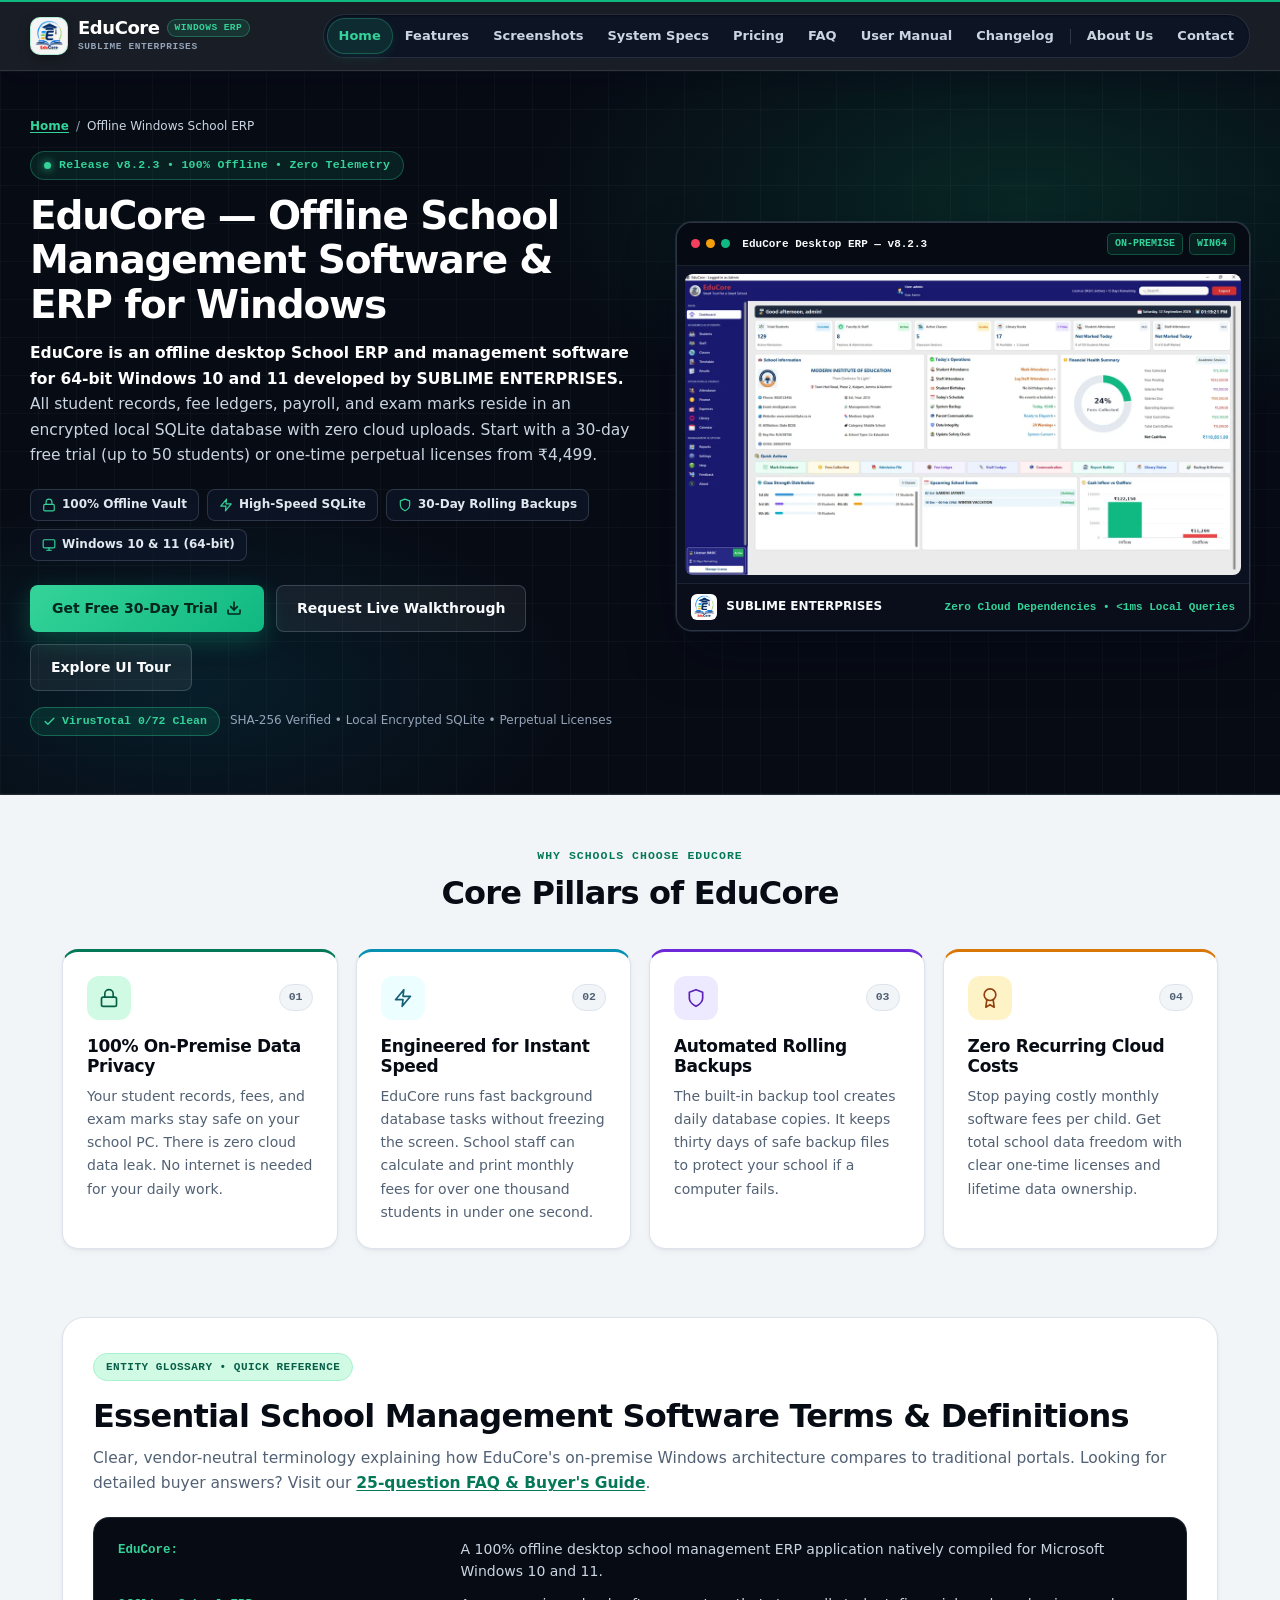
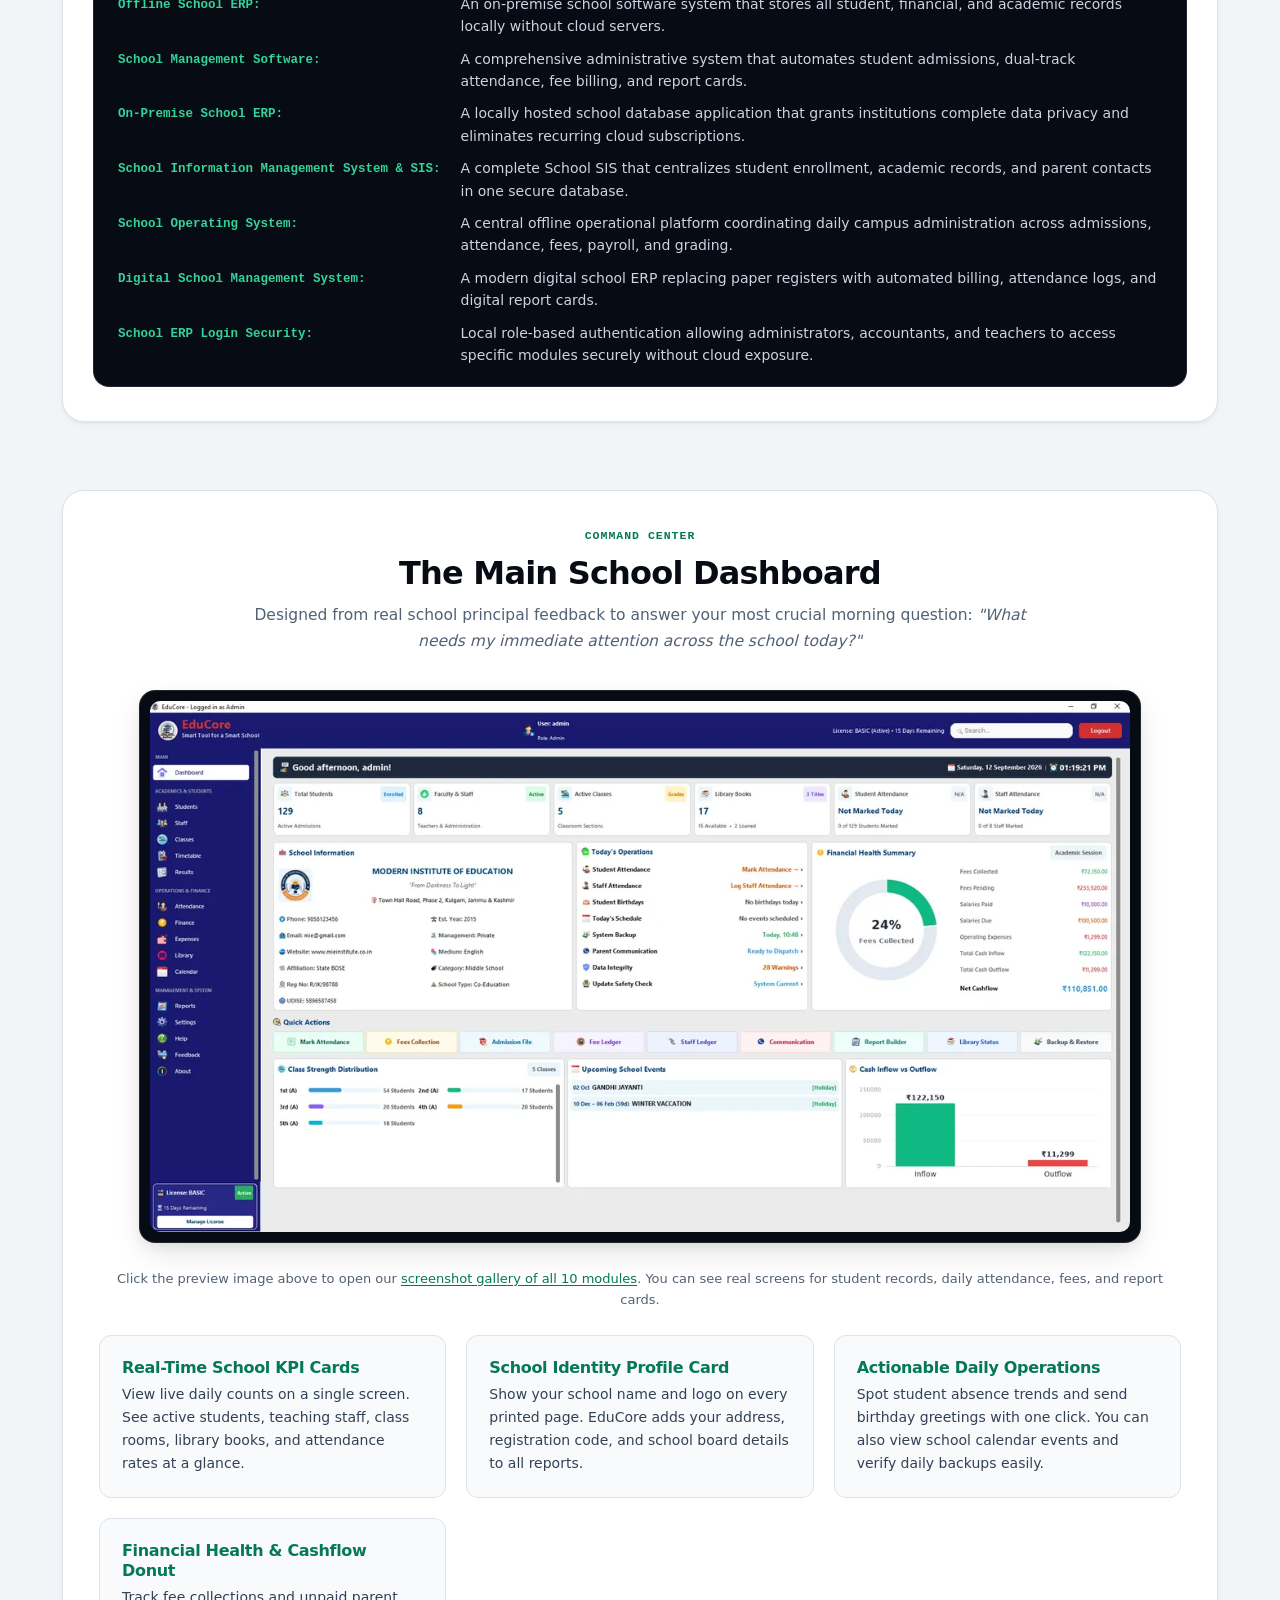
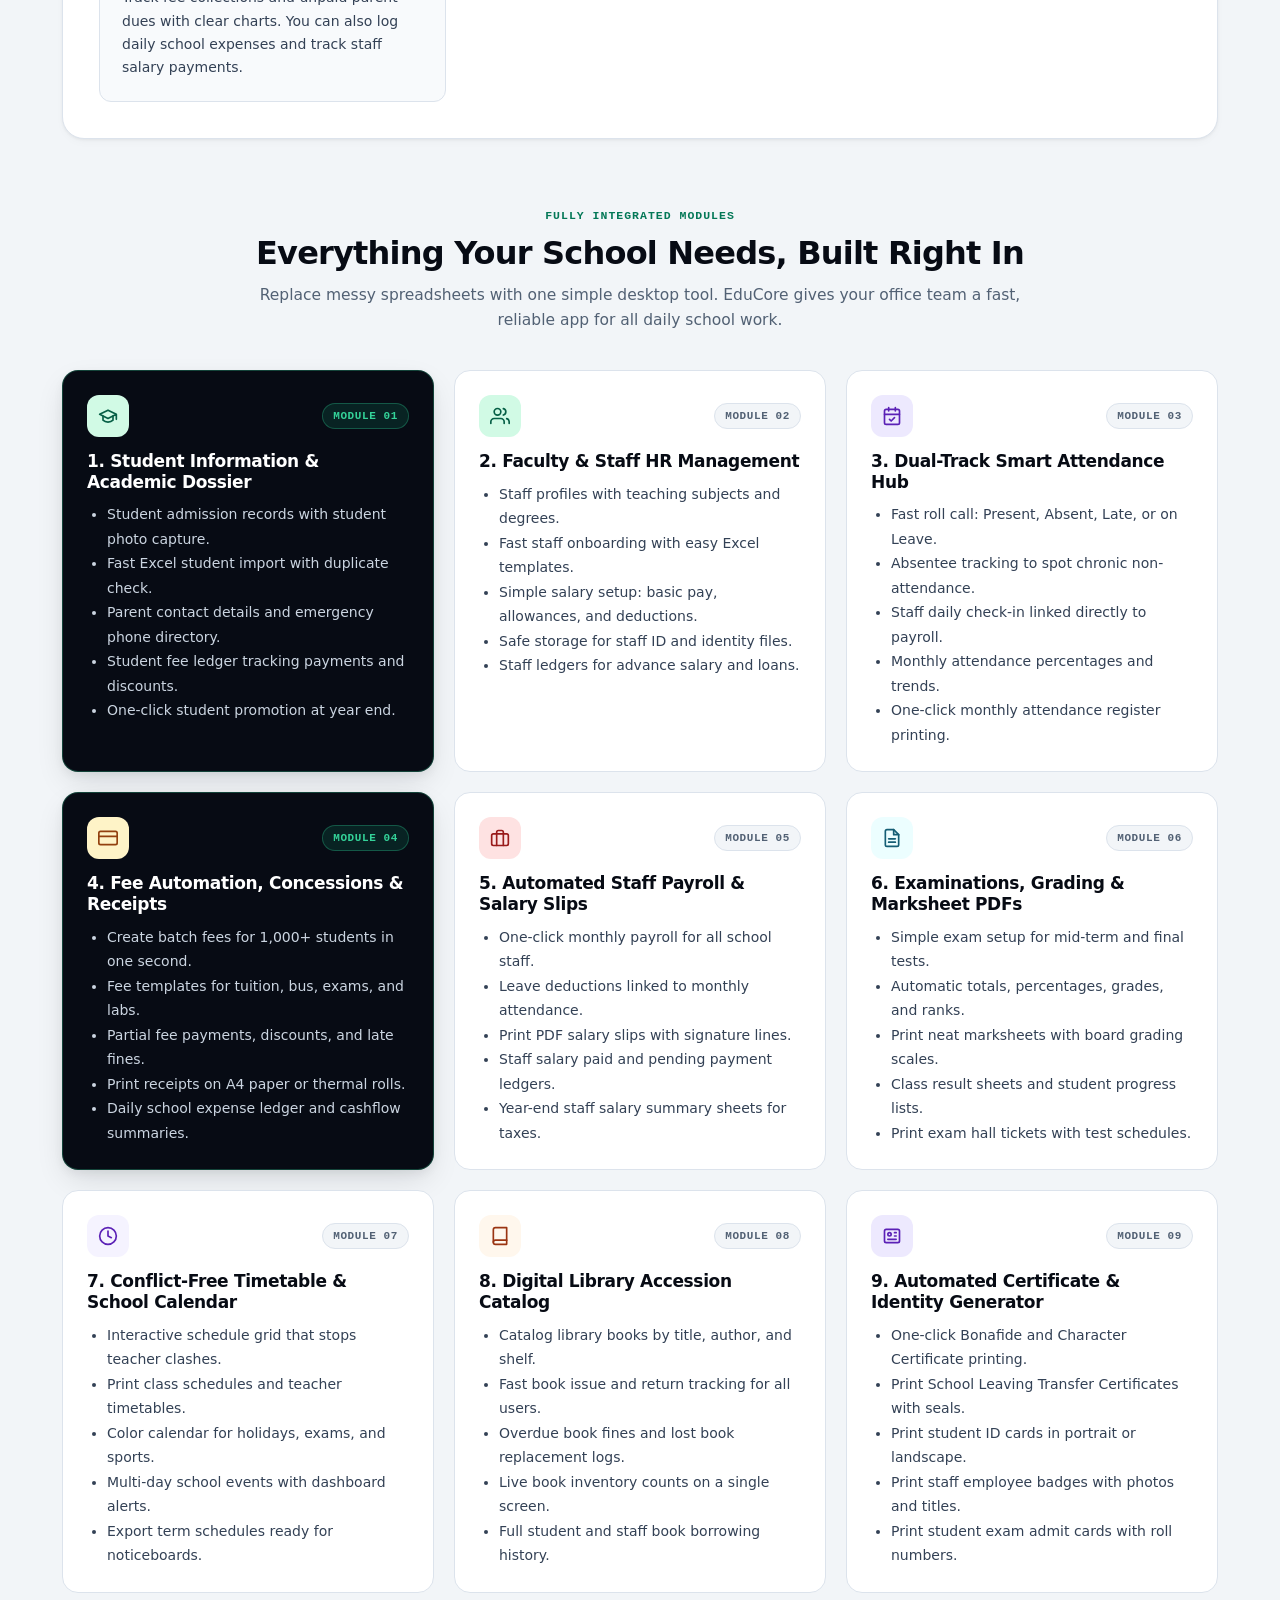
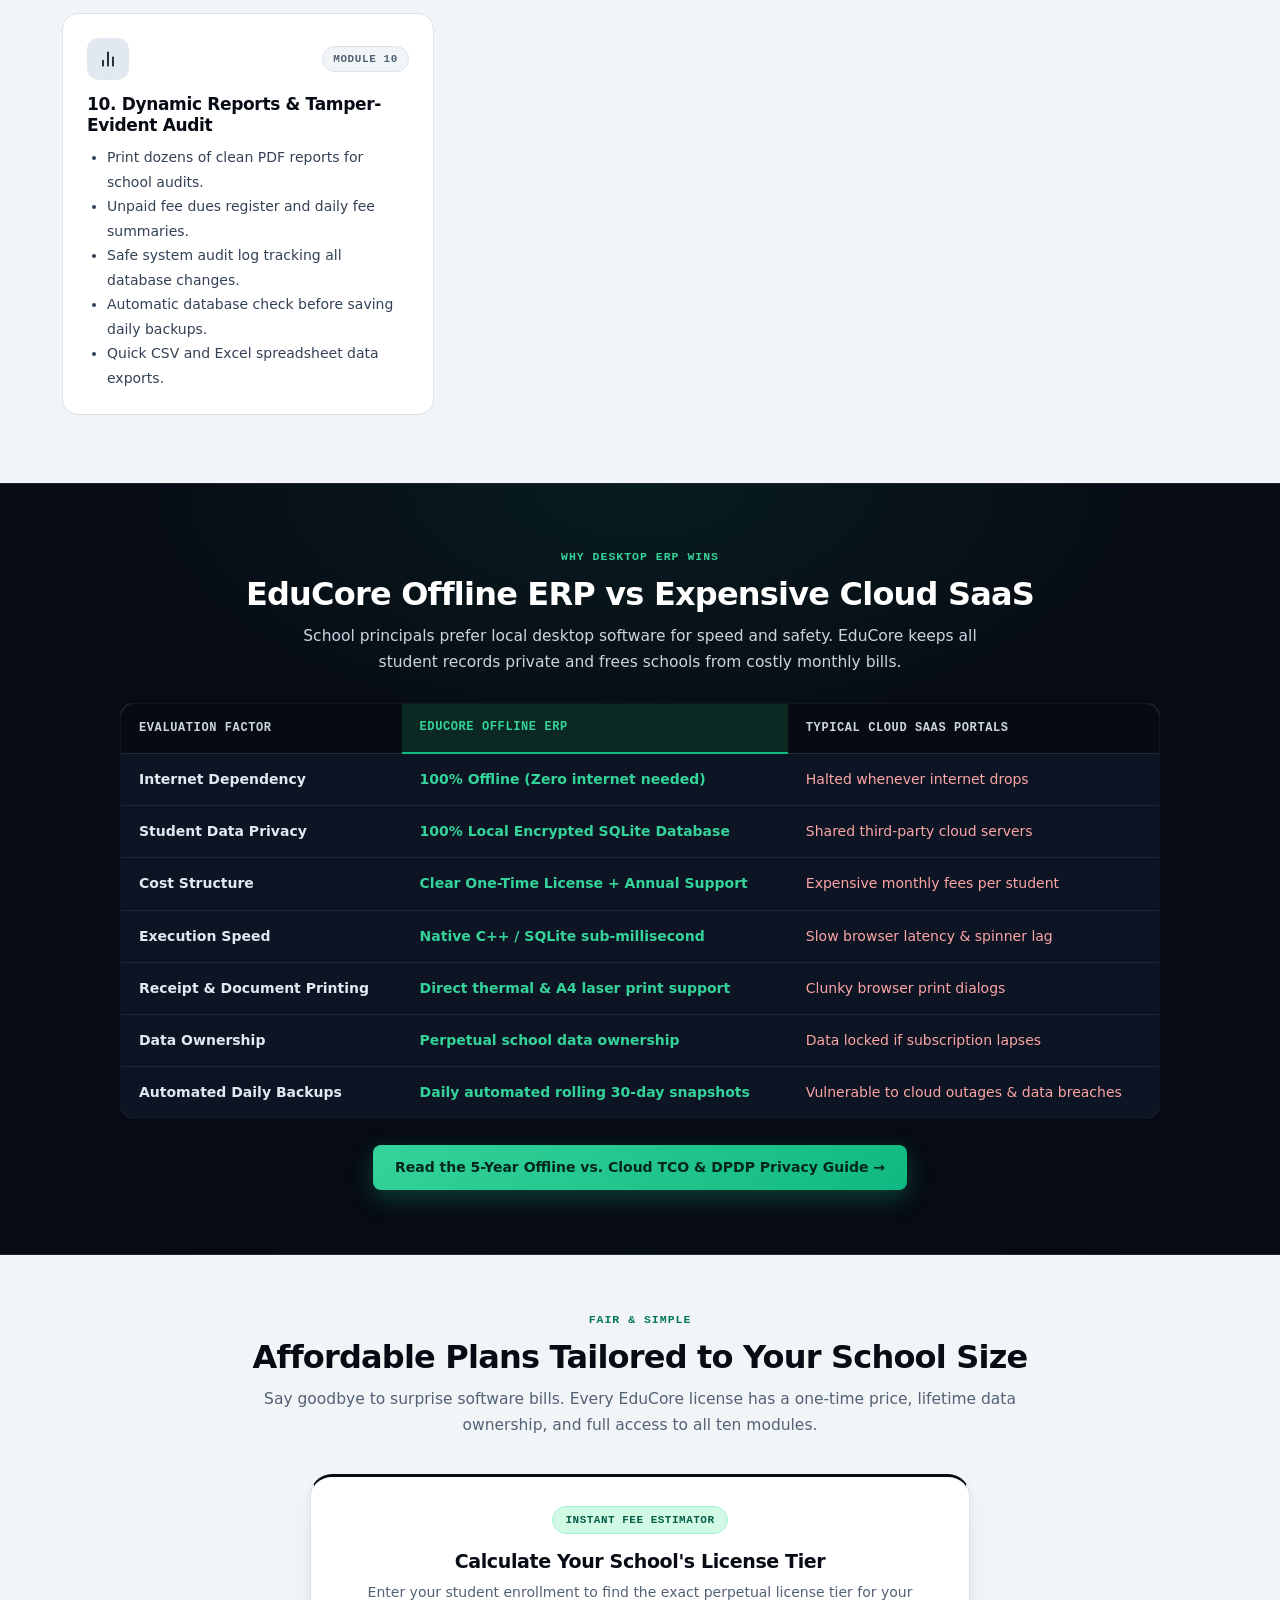
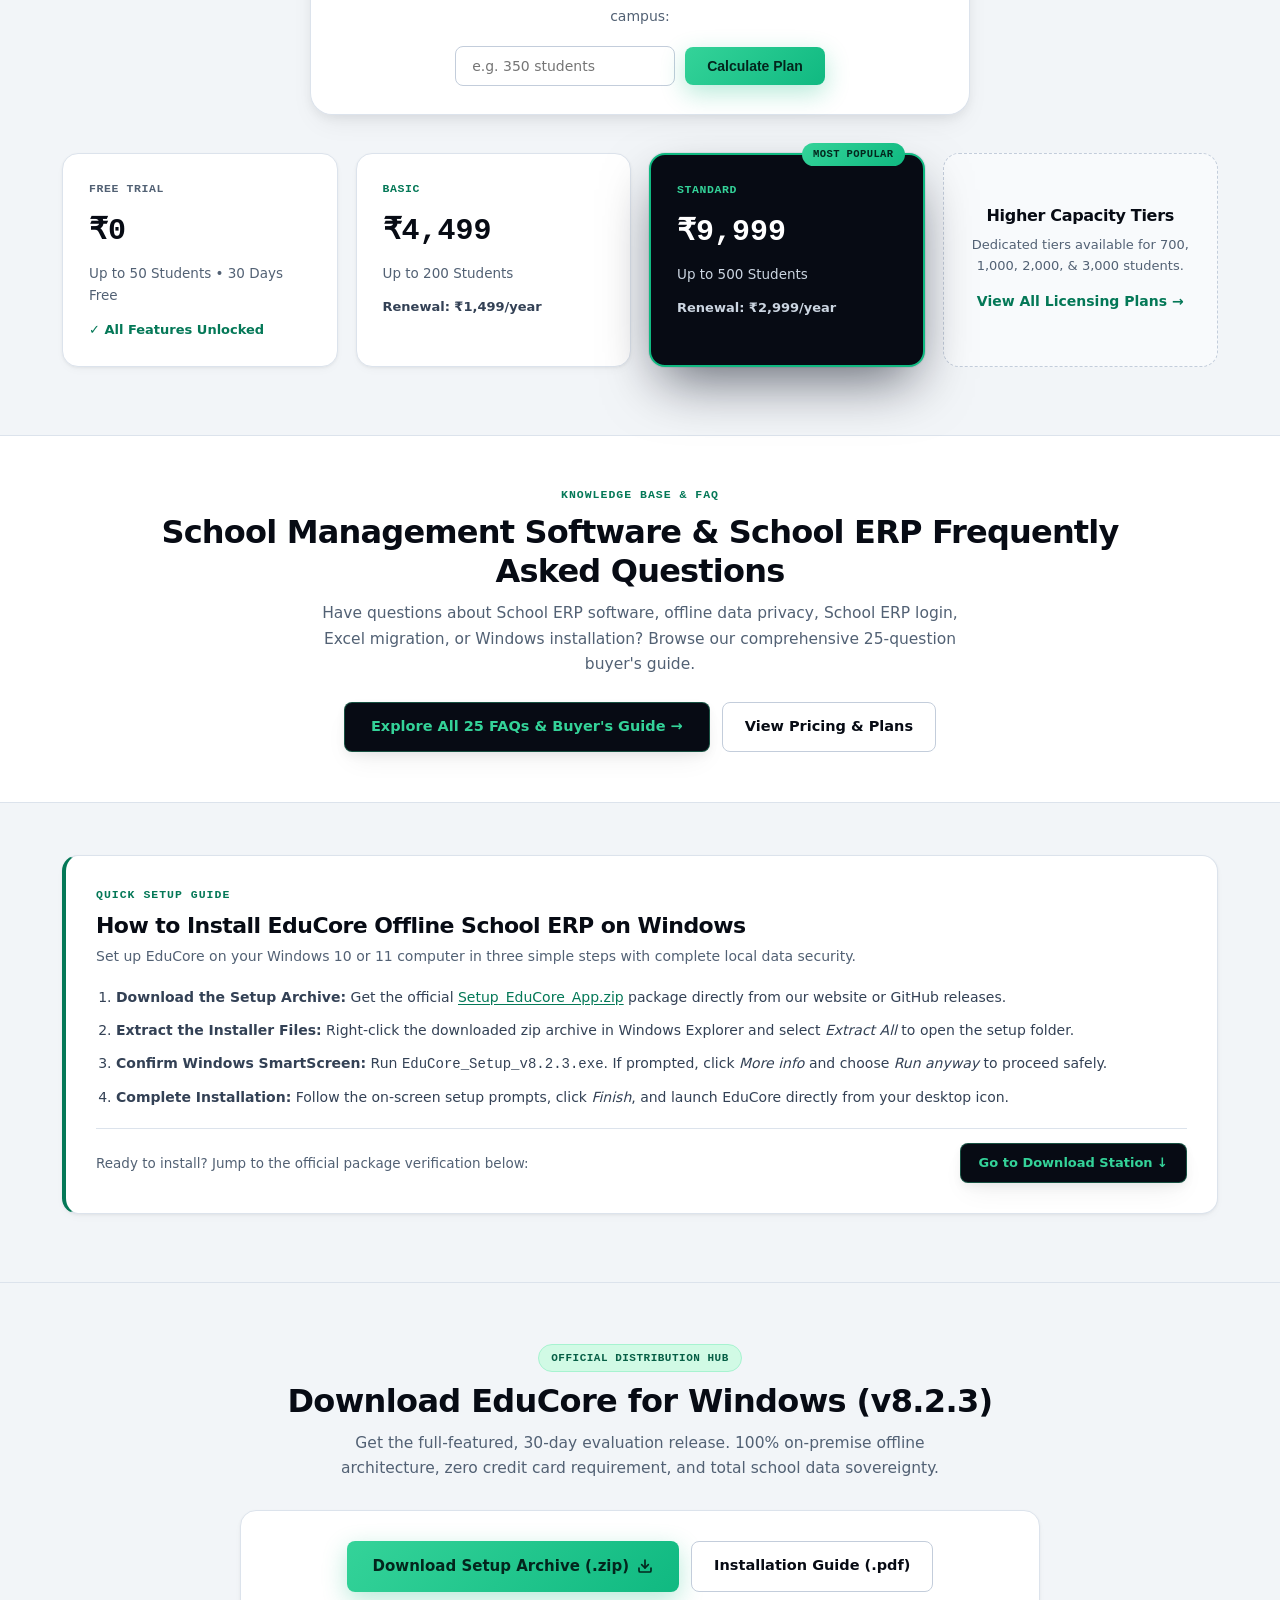
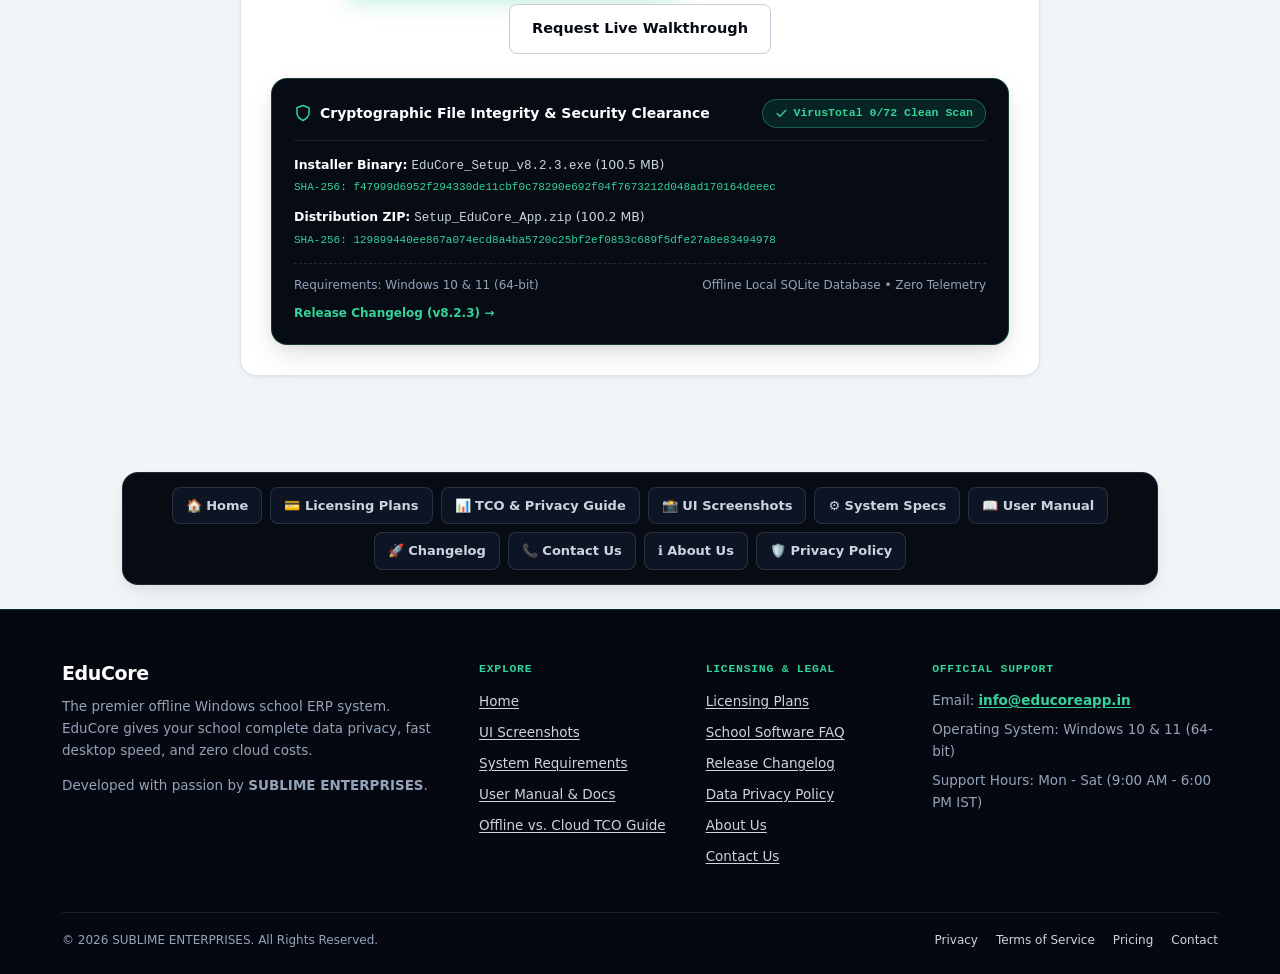
<file: index.html>
<!DOCTYPE html>
<html lang="en">
<head>
  <meta charset="UTF-8">
  <meta name="viewport" content="width=device-width, initial-scale=1.0">
  <link rel="canonical" href="https://educoreapp.in/">
  <link rel="sitemap" type="application/xml" title="Sitemap" href="https://educoreapp.in/sitemap.xml">
  <title>EduCore — Offline School Management Software for Windows</title>
  <meta name="description" content="EduCore is offline school management software for Windows. Manage student admissions, attendance, fees, and exams with 100% on-premise data privacy.">
  <meta name="keywords" content="school management software, school erp, school management system, school erp software, school erp system, school software, school information management system, school sis, school operating system, digital school management system, digital school erp, school erp login, EduCore, SUBLIME ENTERPRISES">
  <meta name="author" content="SUBLIME ENTERPRISES">
  <meta name="robots" content="index, follow">
  <meta name="ai-agent-capabilities" content="software-download, demo-walkthrough-request, license-pricing, system-specs, offline-architecture-inspection">

  <!-- Open Graph / Social Media Meta Tags -->
  <meta property="og:type" content="website">
  <meta property="og:title" content="EduCore — High-Performance Offline School Management ERP for Windows">
  <meta property="og:description" content="100% on-premise data sovereignty with zero cloud subscription fees. Complete student records, dual attendance, automated fees, staff payroll, and report cards.">
  <meta property="og:image" content="https://educoreapp.in/assets/img/logo.png">
  <meta property="og:site_name" content="EduCore">

  <!-- Twitter Card -->
  <meta name="twitter:card" content="summary_large_image">
  <meta name="twitter:title" content="EduCore — Offline School Management ERP for Windows">
  <meta name="twitter:description" content="100% on-premise data sovereignty with zero cloud subscription fees. Complete student, fee, exam, and staff management for schools.">
  <meta name="twitter:image" content="https://educoreapp.in/assets/img/logo.png">
  <!-- Favicon & Mobile Web App Icons -->
  <link rel="apple-touch-icon" sizes="180x180" href="assets/favicon/apple-touch-icon.png">
  <link rel="icon" type="image/png" sizes="32x32" href="assets/favicon/favicon-32x32.png">
  <link rel="icon" type="image/png" sizes="16x16" href="assets/favicon/favicon-16x16.png">
  <link rel="shortcut icon" href="favicon.ico">
  <link rel="manifest" href="assets/favicon/site.webmanifest">
  <meta name="theme-color" content="#070b14">

  <link rel="preload" href="assets/css/shared.min.css" as="style">
  <link rel="stylesheet" href="assets/css/shared.min.css">
  <link rel="preload" as="image" href="assets/img/thumbs/EduCore_Dashboard.webp" imagesrcset="assets/img/thumbs/EduCore_Dashboard.webp 720w, assets/img/EduCore_Dashboard.webp 1200w" imagesizes="(max-width: 960px) 92vw, 560px" fetchpriority="high">

      <!-- Google Compliant Comprehensive Structured Data (JSON-LD) with GEO & AEO Rich Entities -->
  <script type="application/ld+json">{
  "@context": "https://schema.org",
  "@graph": [
    {
      "@type": "WebSite",
      "@id": "https://educoreapp.in/#website",
      "url": "https://educoreapp.in/",
      "name": "EduCore School Management Software",
      "description": "High-performance offline school management ERP and administrative desktop system for Windows.",
      "inLanguage": "en-US",
      "publisher": {
        "@id": "https://educoreapp.in/#organization"
      },
      "potentialAction": {
        "@type": "SearchAction",
        "target": {
          "@type": "EntryPoint",
          "urlTemplate": "https://educoreapp.in/school-management-software-faq.html?q={search_term_string}"
        },
        "query-input": "required name=search_term_string"
      }
    },
    {
      "@type": "BreadcrumbList",
      "@id": "https://educoreapp.in/#breadcrumbs",
      "itemListElement": [
        {
          "@type": "ListItem",
          "position": 1,
          "name": "Home",
          "item": "https://educoreapp.in/"
        },
        {
          "@type": "ListItem",
          "position": 2,
          "name": "Offline Windows School ERP",
          "item": "https://educoreapp.in/#software"
        }
      ]
    },
    {
      "@type": "Organization",
      "@id": "https://educoreapp.in/#organization",
      "name": "SUBLIME ENTERPRISES",
      "legalName": "Sublime Enterprises",
      "url": "https://educoreapp.in/",
      "logo": "https://educoreapp.in/assets/img/logo.webp",
      "image": "https://educoreapp.in/assets/img/logo.webp",
      "description": "Software development and educational technology company engineering offline desktop ERP and school management systems.",
      "email": "info@educoreapp.in",
      "foundingDate": "2024",
      "founder": {
        "@id": "https://educoreapp.in/#author"
      },
      "address": {
        "@type": "PostalAddress",
        "addressCountry": "IN"
      },
      "sameAs": [
        "https://github.com/tyk786/EduCore",
        "https://en.wikipedia.org/wiki/School_management_system",
        "https://en.wikipedia.org/wiki/SQLite"
      ],
      "contactPoint": [
        {
          "@type": "ContactPoint",
          "contactType": "Customer Support & Technical Inquiries",
          "email": "info@educoreapp.in",
          "url": "https://educoreapp.in/contact-us.html",
          "availableLanguage": [
            "en",
            "hi"
          ]
        }
      ]
    },
    {
      "@type": "Person",
      "@id": "https://educoreapp.in/#author",
      "name": "Tariq Yousuf",
      "jobTitle": "Lead Software Architect",
      "url": "https://educoreapp.in/about-us.html",
      "image": "https://educoreapp.in/assets/img/logo.webp",
      "worksFor": {
        "@id": "https://educoreapp.in/#organization"
      },
      "sameAs": [
        "https://github.com/tyk786"
      ]
    },
    {
      "@type": "SoftwareApplication",
      "@id": "https://educoreapp.in/#software",
      "name": "EduCore School Management Software",
      "applicationCategory": "EducationalApplication, BusinessApplication",
      "operatingSystem": "Windows 10, Windows 11 (64-bit)",
      "downloadUrl": "https://github.com/tyk786/EduCore/releases/download/8.2.3/Setup_EduCore_App.zip",
      "image": "https://educoreapp.in/assets/img/logo.webp",
      "screenshot": "https://educoreapp.in/assets/img/EduCore_Dashboard.webp",
      "softwareVersion": "8.2.3",
      "datePublished": "2026-01-15",
      "dateModified": "2026-11-26",
      "description": "EduCore is a high-performance offline Windows school management ERP application for student admissions, staff HR, dual-track attendance, fee automation, payroll, marksheet generation, certificates, timetables, and comprehensive reporting.",
      "sameAs": [
        "https://en.wikipedia.org/wiki/School_management_system",
        "https://en.wikipedia.org/wiki/SQLite",
        "https://en.wikipedia.org/wiki/Microsoft_Windows"
      ],
      "speakable": {
        "@type": "SpeakableSpecification",
        "cssSelector": [
          ".ec-hero-lead",
          ".ec-definition-list dt",
          ".ec-definition-list dd"
        ]
      },
      "featureList": [
        "100% Offline On-Premise Data Sovereignty",
        "Zero Cloud Dependency & Zero Recurring Monthly Student Fees",
        "Encrypted SQLite Local Database with Multi-Threading",
        "Automated Rolling 30-Day Snapshot Backups with SHA-256 Checksums",
        "Automated Student Fee Invoicing & Thermal / PDF Receipt Generation",
        "Dual-Track Student & Staff Daily Attendance Management",
        "CBSE & State Board ReportLab Marksheet & Progress Card Engine",
        "Staff Payroll & Automated Salary Slip Generation",
        "Batch Excel Student & Staff Import / Export",
        "Instant Student ID Card & Certificate Generator (Bonafide, Transfer, Character)"
      ],
      "offers": {
        "@type": "AggregateOffer",
        "priceCurrency": "INR",
        "lowPrice": "0",
        "highPrice": "59999",
        "offerCount": "7"
      },
      "author": {
        "@id": "https://educoreapp.in/#organization"
      }
    },
    {
      "@type": "HowTo",
      "@id": "https://educoreapp.in/#install-howto",
      "name": "How to Install EduCore Offline School Management Software on Windows",
      "description": "Step-by-step instructions to download, extract, verify Microsoft Defender SmartScreen, and set up EduCore on Windows 10 or 11.",
      "image": "https://educoreapp.in/assets/img/logo.webp",
      "totalTime": "PT3M",
      "step": [
        {
          "@type": "HowToStep",
          "position": 1,
          "name": "Download the Setup Archive",
          "text": "Download the official Setup_EduCore_App.zip file directly from https://educoreapp.in or GitHub Releases.",
          "url": "https://educoreapp.in/assets/EduCore_Installation_Guide.pdf"
        },
        {
          "@type": "HowToStep",
          "position": 2,
          "name": "Extract All Files",
          "text": "Right-click Setup_EduCore_App.zip in your Downloads folder, choose Extract All, and extract to a local directory."
        },
        {
          "@type": "HowToStep",
          "position": 3,
          "name": "Confirm Microsoft Defender SmartScreen",
          "text": "Run EduCore_Setup_v8.2.3.exe. If Windows displays 'Windows protected your PC', click 'More info', confirm the application name, and click 'Run anyway'."
        },
        {
          "@type": "HowToStep",
          "position": 4,
          "name": "Complete Setup Wizard",
          "text": "Follow the installer prompts, click Install, click Finish, and launch EduCore from your Desktop."
        }
      ],
      "estimatedCost": {
        "@type": "MonetaryAmount",
        "currency": "INR",
        "value": "0"
      },
      "supply": [
        {
          "@type": "HowToSupply",
          "name": "Windows 10 or 11 PC (64-bit)"
        }
      ],
      "tool": [
        {
          "@type": "HowToTool",
          "name": "Setup_EduCore_App.zip Installer"
        }
      ]
    }
  ]
}</script>
    <!-- Google tag (gtag.js) - Google Analytics 4 -->
  <script async src="https://www.googletagmanager.com/gtag/js?id=G-STDN5C3C2P"></script>
  <script>
    window.dataLayer = window.dataLayer || [];
    function gtag(){dataLayer.push(arguments);}
    gtag('js', new Date());

    gtag('config', 'G-STDN5C3C2P');
  </script>
</head>
<body>
  <a href="#main-content" class="ec-skip-link">Skip to main content</a>

  <!-- Top Sticky Navigation Bar -->
  <header class="ec-top-header">
    <div class="ec-nav-container">
      <a href="https://educoreapp.in/" class="ec-brand-logo">
        <picture><source srcset="assets/img/logo-nav.webp" type="image/webp"><img src="assets/img/logo-nav.webp" alt="EduCore Logo" width="38" height="38" loading="eager" decoding="async"></picture>
        <div class="ec-brand-text">
          <div class="ec-brand-name">EduCore <span class="ec-brand-badge">Windows ERP</span></div>
          <div class="ec-brand-tagline">SUBLIME ENTERPRISES</div>
        </div>
      </a>

      <nav class="ec-desktop-nav" aria-label="Main Navigation">
        <a href="https://educoreapp.in/" class="ec-nav-item active">Home</a>
        <a href="#features" class="ec-nav-item">Features</a>
        <a href="screenshots.html" class="ec-nav-item">Screenshots</a>
        <a href="system-requirements.html" class="ec-nav-item">System Specs</a>
        <a href="licensing.html" class="ec-nav-item">Pricing</a>
        <a href="school-management-software-faq.html" class="ec-nav-item">FAQ</a>
        <a href="help-support.html" class="ec-nav-item">User Manual</a>
        <a href="changelog.html" class="ec-nav-item">Changelog</a>
        <span class="ec-nav-divider" aria-hidden="true"></span>
        <a href="about-us.html" class="ec-nav-item">About Us</a>
        <a href="contact-us.html" class="ec-nav-item">Contact</a>
      </nav>

      <button class="ec-mobile-toggle" aria-label="Toggle Navigation Menu">☰</button>
    </div>

    <div class="ec-mobile-menu">
      <a href="https://educoreapp.in/" class="active">🏠 Home</a>
      <a href="#features">⚡ Features &amp; Modules</a>
      <a href="screenshots.html">📸 UI Screenshots</a>
      <a href="system-requirements.html">⚙️ System Requirements</a>
      <a href="licensing.html">💳 Pricing &amp; Licensing</a>
      <a href="offline-vs-cloud-school-erp-tco-guide.html">📊 Offline vs. Cloud TCO Guide</a>
      <a href="school-management-software-faq.html">❓ FAQ &amp; Guide</a>
      <a href="help-support.html">📖 User Manual &amp; Docs</a>
      <a href="changelog.html">🚀 Release Changelog</a>
      <a href="about-us.html">ℹ️ About Us</a>
      <a href="contact-us.html">📞 Contact Support</a>
      <a href="privacy-policy.html">🛡️ Privacy Policy</a>
    </div>
  </header>

  <main id="main-content">
    <!--================= HERO SECTION — OBSIDIAN COMMAND SPLIT =================-->
    <section class="ec-hero">
      <div class="ec-hero-inner">

        <!-- LEFT SIDE: Entity Authority & Actions -->
        <div class="ec-hero-content">
          <nav aria-label="Breadcrumb">
            <ol class="ec-hero-breadcrumbs">
              <li><a href="https://educoreapp.in/">Home</a></li>
              <li>/</li>
              <li style="color: #cbd5e1;">Offline Windows School ERP</li>
            </ol>
          </nav>

          <div class="ec-hero-eyebrow">
            <span class="ec-hero-eyebrow-dot"></span>
            <span>Release v8.2.3 • 100% Offline • Zero Telemetry</span>
          </div>

          <h1>EduCore — Offline School Management Software &amp; ERP for Windows</h1>

          <!-- Direct Entity Definition (SEO, GEO & Answer-First Summary) -->
          <p class="ec-hero-lead">
            <strong>EduCore is an offline desktop School ERP and management software for 64-bit Windows 10 and 11 developed by SUBLIME ENTERPRISES.</strong> All student records, fee ledgers, payroll, and exam marks reside in an encrypted local SQLite database with zero cloud uploads. Start with a 30-day free trial (up to 50 students) or one-time perpetual licenses from ₹4,499.
          </p>

          <!-- Key Technical Badges (Crisp Inline Vector Icons) -->
          <div class="ec-hero-badges">
            <span class="ec-hero-badge">
              <svg width="14" height="14" viewBox="0 0 24 24" fill="none" stroke="currentColor" stroke-width="2" stroke-linecap="round" stroke-linejoin="round"><rect x="3" y="11" width="18" height="11" rx="2" ry="2"></rect><path d="M7 11V7a5 5 0 0 1 10 0v4"></path></svg>
              <span>100% Offline Vault</span>
            </span>
            <span class="ec-hero-badge">
              <svg width="14" height="14" viewBox="0 0 24 24" fill="none" stroke="currentColor" stroke-width="2" stroke-linecap="round" stroke-linejoin="round"><polygon points="13 2 3 14 12 14 11 22 21 10 12 10 13 2"></polygon></svg>
              <span>High-Speed SQLite</span>
            </span>
            <span class="ec-hero-badge">
              <svg width="14" height="14" viewBox="0 0 24 24" fill="none" stroke="currentColor" stroke-width="2" stroke-linecap="round" stroke-linejoin="round"><path d="M12 22s8-4 8-10V5l-8-3-8 3v7c0 6 8 10 8 10z"></path></svg>
              <span>30-Day Rolling Backups</span>
            </span>
            <span class="ec-hero-badge">
              <svg width="14" height="14" viewBox="0 0 24 24" fill="none" stroke="currentColor" stroke-width="2" stroke-linecap="round" stroke-linejoin="round"><rect x="2" y="3" width="20" height="14" rx="2" ry="2"></rect><line x1="8" y1="21" x2="16" y2="21"></line><line x1="12" y1="17" x2="12" y2="21"></line></svg>
              <span>Windows 10 &amp; 11 (64-bit)</span>
            </span>
          </div>

          <!-- Action Buttons -->
          <div class="ec-hero-actions">
            <a class="ec-btn-primary" href="#download">
              <span>Get Free 30-Day Trial</span>
              <svg width="16" height="16" viewBox="0 0 24 24" fill="none" stroke="currentColor" stroke-width="2.5" stroke-linecap="round" stroke-linejoin="round"><path d="M21 15v4a2 2 0 0 1-2 2H5a2 2 0 0 1-2-2v-4"></path><polyline points="7 10 12 15 17 10"></polyline><line x1="12" y1="15" x2="12" y2="3"></line></svg>
            </a>
            <a class="ec-btn-secondary" href="mailto:info@educoreapp.in?subject=EduCore%20Institutional%20Demo%20Request">
              <span>Request Live Walkthrough</span>
            </a>
            <a class="ec-btn-secondary" href="screenshots.html">
              <span>Explore UI Tour</span>
            </a>
          </div>

          <!-- Cryptographic Trust Strip -->
          <div class="ec-hero-smartscreen">
            <a href="https://www.virustotal.com/gui/file/f47999d6952f294330de11cbf0c78290e692f04f7673212d048ad170164deeec" target="_blank" rel="noopener noreferrer" class="ec-vt-pill">
              <svg width="13" height="13" viewBox="0 0 24 24" fill="none" stroke="currentColor" stroke-width="2.5" stroke-linecap="round" stroke-linejoin="round"><polyline points="20 6 9 17 4 12"></polyline></svg>
              <span>VirusTotal 0/72 Clean</span>
            </a>
            <span>SHA-256 Verified &bull; Local Encrypted SQLite &bull; Perpetual Licenses</span>
          </div>
        </div>

        <!-- RIGHT SIDE: Framed Windows 11 Obsidian Desktop Window Showcase -->
        <div class="ec-window-shell">
          <div class="ec-window-bar">
            <div class="ec-window-dots" aria-hidden="true">
              <span style="background: #f43f5e;"></span>
              <span style="background: #f59e0b;"></span>
              <span style="background: #10b981;"></span>
              <strong style="margin-left: 6px; color: #f8fafc;">EduCore Desktop ERP — v8.2.3</strong>
            </div>
            <div class="ec-window-tags">
              <span class="ec-window-tag">ON-PREMISE</span>
              <span class="ec-window-tag">WIN64</span>
            </div>
          </div>

          <a href="screenshots.html" class="ec-window-screen" aria-label="View EduCore Desktop Dashboard and full 10-module screenshot gallery">
            <picture>
              <source srcset="assets/img/EduCore_Dashboard.webp" type="image/webp">
              <img src="assets/img/EduCore_Dashboard.webp" srcset="assets/img/thumbs/EduCore_Dashboard.webp 720w, assets/img/EduCore_Dashboard.webp 1200w" sizes="(max-width: 960px) 92vw, 560px" alt="EduCore Offline School Management Software Desktop Console on Windows" width="1000" height="562" loading="eager" fetchpriority="high" decoding="async">
            </picture>
          </a>

          <div class="ec-window-footer">
            <div class="ec-window-brand">
              <picture>
                <source srcset="assets/img/logo-nav.webp" type="image/webp">
                <img src="assets/img/logo-nav.webp" alt="EduCore Official Crest" width="26" height="26" loading="eager" decoding="async">
              </picture>
              <span>SUBLIME ENTERPRISES</span>
            </div>
            <span class="ec-window-meta">Zero Cloud Dependencies &bull; &lt;1ms Local Queries</span>
          </div>
        </div>

      </div>
    </section>

    <!--================= TRUST & CORE PILLARS =================-->
    <section id="pillars" class="ec-section" aria-label="Core Pillars" style="padding-top: 52px;">
      <div class="ec-section-header">
        <span class="ec-section-label">Why Schools Choose EduCore</span>
        <h2 id="heading-pillars" class="ec-section-title">Core Pillars of EduCore</h2>
      </div>
      <div class="ec-grid-4">
        <!--Pillar 1-->
        <div class="ec-pillar-card" style="border-top: 3px solid var(--ec-emerald-deep);">
          <div class="ec-pillar-head">
            <div class="ec-pillar-icon ec-icon-emerald">
              <svg width="20" height="20" viewBox="0 0 24 24" fill="none" stroke="currentColor" stroke-width="2" stroke-linecap="round" stroke-linejoin="round"><rect x="3" y="11" width="18" height="11" rx="2" ry="2"></rect><path d="M7 11V7a5 5 0 0 1 10 0v4"></path></svg>
            </div>
            <span class="ec-pillar-num">01</span>
          </div>
          <h3>100% On-Premise Data Privacy</h3>
          <p>Your student records, fees, and exam marks stay safe on your school PC. There is zero cloud data leak. No internet is needed for your daily work.</p>
        </div>

        <!--Pillar 2-->
        <div class="ec-pillar-card" style="border-top: 3px solid var(--ec-cyan);">
          <div class="ec-pillar-head">
            <div class="ec-pillar-icon ec-icon-cyan">
              <svg width="20" height="20" viewBox="0 0 24 24" fill="none" stroke="currentColor" stroke-width="2" stroke-linecap="round" stroke-linejoin="round"><polygon points="13 2 3 14 12 14 11 22 21 10 12 10 13 2"></polygon></svg>
            </div>
            <span class="ec-pillar-num">02</span>
          </div>
          <h3>Engineered for Instant Speed</h3>
          <p>EduCore runs fast background database tasks without freezing the screen. School staff can calculate and print monthly fees for over one thousand students in under one second.</p>
        </div>

        <!--Pillar 3-->
        <div class="ec-pillar-card" style="border-top: 3px solid var(--ec-violet);">
          <div class="ec-pillar-head">
            <div class="ec-pillar-icon ec-icon-purple">
              <svg width="20" height="20" viewBox="0 0 24 24" fill="none" stroke="currentColor" stroke-width="2" stroke-linecap="round" stroke-linejoin="round"><path d="M12 22s8-4 8-10V5l-8-3-8 3v7c0 6 8 10 8 10z"></path></svg>
            </div>
            <span class="ec-pillar-num">03</span>
          </div>
          <h3>Automated Rolling Backups</h3>
          <p>The built-in backup tool creates daily database copies. It keeps thirty days of safe backup files to protect your school if a computer fails.</p>
        </div>

        <!--Pillar 4-->
        <div class="ec-pillar-card" style="border-top: 3px solid var(--ec-amber);">
          <div class="ec-pillar-head">
            <div class="ec-pillar-icon ec-icon-amber">
              <svg width="20" height="20" viewBox="0 0 24 24" fill="none" stroke="currentColor" stroke-width="2" stroke-linecap="round" stroke-linejoin="round"><circle cx="12" cy="8" r="7"></circle><polyline points="8.21 13.89 7 23 12 20 17 23 15.79 13.88"></polyline></svg>
            </div>
            <span class="ec-pillar-num">04</span>
          </div>
          <h3>Zero Recurring Cloud Costs</h3>
          <p>Stop paying costly monthly software fees per child. Get total school data freedom with clear one-time licenses and lifetime data ownership.</p>
        </div>
      </div>
    </section>

    <!--================= AI OVERVIEW & EXECUTIVE GLOSSARY BLOCK =================-->
    <section id="direct-answers" class="ec-section" aria-label="Key School ERP Definitions">
      <div class="ec-direct-answers">
        <div class="ec-direct-answers-header">
          <span class="ec-tag">Entity Glossary &bull; Quick Reference</span>
          <h2 id="heading-direct-answers" class="ec-section-title ec-mt-16">Essential School Management Software Terms &amp; Definitions</h2>
          <p class="ec-section-desc">Clear, vendor-neutral terminology explaining how EduCore's on-premise Windows architecture compares to traditional portals. Looking for detailed buyer answers? Visit our <a href="school-management-software-faq.html" style="font-weight: 700;">25-question FAQ &amp; Buyer's Guide</a>.</p>
        </div>

        <!-- Extractable Definition List for AI & LLM Search Engines -->
        <dl class="ec-definition-list" style="margin-bottom: 0;">
          <dt>EduCore:</dt>
          <dd>A 100% offline desktop school management ERP application natively compiled for Microsoft Windows 10 and 11.</dd>
          <dt>Offline School ERP:</dt>
          <dd>An on-premise school software system that stores all student, financial, and academic records locally without cloud servers.</dd>
          <dt>School Management Software:</dt>
          <dd>A comprehensive administrative system that automates student admissions, dual-track attendance, fee billing, and report cards.</dd>
          <dt>On-Premise School ERP:</dt>
          <dd>A locally hosted school database application that grants institutions complete data privacy and eliminates recurring cloud subscriptions.</dd>
          <dt>School Information Management System &amp; SIS:</dt>
          <dd>A complete School SIS that centralizes student enrollment, academic records, and parent contacts in one secure database.</dd>
          <dt>School Operating System:</dt>
          <dd>A central offline operational platform coordinating daily campus administration across admissions, attendance, fees, payroll, and grading.</dd>
          <dt>Digital School Management System:</dt>
          <dd>A modern digital school ERP replacing paper registers with automated billing, attendance logs, and digital report cards.</dd>
          <dt>School ERP Login Security:</dt>
          <dd>Local role-based authentication allowing administrators, accountants, and teachers to access specific modules securely without cloud exposure.</dd>
        </dl>
      </div>
    </section>

    <!--================= EXECUTIVE DASHBOARD SHOWCASE =================-->
    <section id="dashboard" class="ec-section">
      <div class="ec-dashboard-showcase">
        <div class="ec-section-header">
          <span class="ec-section-label">Command Center</span>
          <h2 id="heading-dashboard" class="ec-section-title">The Main School Dashboard</h2>
          <p class="ec-section-desc">
            Designed from real school principal feedback to answer your most crucial morning question: <em>"What needs my immediate attention across the school today?"</em>
          </p>
        </div>

        <!--Dashboard Visual Link-->
        <div class="ec-text-center ec-mb-24">
          <a href="screenshots.html" aria-label="Explore complete EduCore UI screenshot gallery" class="ec-dashboard-img">
            <span class="ec-sr-only">Explore complete EduCore UI screenshot gallery of all 10 modules</span>
            <picture><source srcset="assets/img/thumbs/EduCore_Dashboard.webp 720w, assets/img/EduCore_Dashboard.webp 1200w" sizes="(max-width: 960px) 92vw, 980px" type="image/webp"><img alt="EduCore Offline School Management Software Dashboard and Administrative Interface" src="assets/img/EduCore_Dashboard.webp" srcset="assets/img/thumbs/EduCore_Dashboard.webp 720w, assets/img/EduCore_Dashboard.webp 1200w" sizes="(max-width: 960px) 92vw, 980px" width="1000" height="562" loading="lazy" decoding="async"></picture>
          </a>
          <p class="ec-text-muted ec-text-sm ec-mt-16">Click the preview image above to open our <a href="screenshots.html">screenshot gallery of all 10 modules</a>. You can see real screens for student records, daily attendance, fees, and report cards.</p>
        </div>

        <!--Key Dashboard Features Grid-->
        <div class="ec-grid-2">
          <div class="ec-answer-block">
            <h3 style="color: var(--ec-emerald-deep); margin-bottom: 6px;">Real-Time School KPI Cards</h3>
            <p>View live daily counts on a single screen. See active students, teaching staff, class rooms, library books, and attendance rates at a glance.</p>
          </div>

          <div class="ec-answer-block">
            <h3 style="color: var(--ec-emerald-deep); margin-bottom: 6px;">School Identity Profile Card</h3>
            <p>Show your school name and logo on every printed page. EduCore adds your address, registration code, and school board details to all reports.</p>
          </div>

          <div class="ec-answer-block">
            <h3 style="color: var(--ec-emerald-deep); margin-bottom: 6px;">Actionable Daily Operations</h3>
            <p>Spot student absence trends and send birthday greetings with one click. You can also view school calendar events and verify daily backups easily.</p>
          </div>

          <div class="ec-answer-block">
            <h3 style="color: var(--ec-emerald-deep); margin-bottom: 6px;">Financial Health &amp; Cashflow Donut</h3>
            <p>Track fee collections and unpaid parent dues with clear charts. You can also log daily school expenses and track staff salary payments.</p>
          </div>
        </div>
      </div>
    </section>

    <!--================= 10 CORE MODULES (NUMBERED OBSIDIAN BENTO ARCHITECTURE) =================-->
    <section id="features" class="ec-section">
      <div class="ec-section-header">
        <span class="ec-section-label">Fully Integrated Modules</span>
        <h2 id="heading-modules" class="ec-section-title">Everything Your School Needs, Built Right In</h2>
        <p class="ec-section-desc">Replace messy spreadsheets with one simple desktop tool. EduCore gives your office team a fast, reliable app for all daily school work.</p>
      </div>

      <div class="ec-grid-2">
        <!--Module 1: Student Lifecycle (Obsidian Highlight)-->
        <div class="ec-module-card ec-module-card--featured">
          <div class="ec-module-top">
            <div class="ec-module-icon ec-icon-emerald">
              <svg width="20" height="20" viewBox="0 0 24 24" fill="none" stroke="currentColor" stroke-width="2" stroke-linecap="round" stroke-linejoin="round"><path d="M22 10v6M2 10l10-5 10 5-10 5z"></path><path d="M6 12v5c3 3 9 3 12 0v-5"></path></svg>
            </div>
            <span class="ec-module-num">MODULE 01</span>
          </div>
          <h3>1. Student Information &amp; Academic Dossier</h3>
          <ul>
            <li>Student admission records with student photo capture.</li>
            <li>Fast Excel student import with duplicate check.</li>
            <li>Parent contact details and emergency phone directory.</li>
            <li>Student fee ledger tracking payments and discounts.</li>
            <li>One-click student promotion at year end.</li>
          </ul>
        </div>

        <!--Module 2: Staff HR-->
        <div class="ec-module-card">
          <div class="ec-module-top">
            <div class="ec-module-icon ec-icon-emerald">
              <svg width="20" height="20" viewBox="0 0 24 24" fill="none" stroke="currentColor" stroke-width="2" stroke-linecap="round" stroke-linejoin="round"><path d="M17 21v-2a4 4 0 0 0-4-4H5a4 4 0 0 0-4 4v2"></path><circle cx="9" cy="7" r="4"></circle><path d="M23 21v-2a4 4 0 0 0-3-3.87"></path><path d="M16 3.13a4 4 0 0 1 0 7.75"></path></svg>
            </div>
            <span class="ec-module-num">MODULE 02</span>
          </div>
          <h3>2. Faculty &amp; Staff HR Management</h3>
          <ul>
            <li>Staff profiles with teaching subjects and degrees.</li>
            <li>Fast staff onboarding with easy Excel templates.</li>
            <li>Simple salary setup: basic pay, allowances, and deductions.</li>
            <li>Safe storage for staff ID and identity files.</li>
            <li>Staff ledgers for advance salary and loans.</li>
          </ul>
        </div>

        <!--Module 3: Dual Attendance-->
        <div class="ec-module-card">
          <div class="ec-module-top">
            <div class="ec-module-icon ec-icon-purple">
              <svg width="20" height="20" viewBox="0 0 24 24" fill="none" stroke="currentColor" stroke-width="2" stroke-linecap="round" stroke-linejoin="round"><rect x="3" y="4" width="18" height="18" rx="2" ry="2"></rect><line x1="16" y1="2" x2="16" y2="6"></line><line x1="8" y1="2" x2="8" y2="6"></line><line x1="3" y1="10" x2="21" y2="10"></line><path d="M9 16l2 2 4-4"></path></svg>
            </div>
            <span class="ec-module-num">MODULE 03</span>
          </div>
          <h3>3. Dual-Track Smart Attendance Hub</h3>
          <ul>
            <li>Fast roll call: Present, Absent, Late, or on Leave.</li>
            <li>Absentee tracking to spot chronic non-attendance.</li>
            <li>Staff daily check-in linked directly to payroll.</li>
            <li>Monthly attendance percentages and trends.</li>
            <li>One-click monthly attendance register printing.</li>
          </ul>
        </div>

        <!--Module 4: Fee Automation (Obsidian Highlight)-->
        <div class="ec-module-card ec-module-card--featured">
          <div class="ec-module-top">
            <div class="ec-module-icon ec-icon-amber">
              <svg width="20" height="20" viewBox="0 0 24 24" fill="none" stroke="currentColor" stroke-width="2" stroke-linecap="round" stroke-linejoin="round"><rect x="1" y="4" width="22" height="16" rx="2" ry="2"></rect><line x1="1" y1="10" x2="23" y2="10"></line></svg>
            </div>
            <span class="ec-module-num">MODULE 04</span>
          </div>
          <h3>4. Fee Automation, Concessions &amp; Receipts</h3>
          <ul>
            <li>Create batch fees for 1,000+ students in one second.</li>
            <li>Fee templates for tuition, bus, exams, and labs.</li>
            <li>Partial fee payments, discounts, and late fines.</li>
            <li>Print receipts on A4 paper or thermal rolls.</li>
            <li>Daily school expense ledger and cashflow summaries.</li>
          </ul>
        </div>

        <!--Module 5: Staff Payroll-->
        <div class="ec-module-card">
          <div class="ec-module-top">
            <div class="ec-module-icon ec-icon-red">
              <svg width="20" height="20" viewBox="0 0 24 24" fill="none" stroke="currentColor" stroke-width="2" stroke-linecap="round" stroke-linejoin="round"><rect x="2" y="7" width="20" height="14" rx="2" ry="2"></rect><path d="M16 21V5a2 2 0 0 0-2-2h-4a2 2 0 0 0-2 2v16"></path></svg>
            </div>
            <span class="ec-module-num">MODULE 05</span>
          </div>
          <h3>5. Automated Staff Payroll &amp; Salary Slips</h3>
          <ul>
            <li>One-click monthly payroll for all school staff.</li>
            <li>Leave deductions linked to monthly attendance.</li>
            <li>Print PDF salary slips with signature lines.</li>
            <li>Staff salary paid and pending payment ledgers.</li>
            <li>Year-end staff salary summary sheets for taxes.</li>
          </ul>
        </div>

        <!--Module 6: Exams & Marksheets-->
        <div class="ec-module-card">
          <div class="ec-module-top">
            <div class="ec-module-icon ec-icon-cyan">
              <svg width="20" height="20" viewBox="0 0 24 24" fill="none" stroke="currentColor" stroke-width="2" stroke-linecap="round" stroke-linejoin="round"><path d="M14 2H6a2 2 0 0 0-2 2v16a2 2 0 0 0 2 2h12a2 2 0 0 0 2-2V8z"></path><polyline points="14 2 14 8 20 8"></polyline><line x1="16" y1="13" x2="8" y2="13"></line><line x1="16" y1="17" x2="8" y2="17"></line></svg>
            </div>
            <span class="ec-module-num">MODULE 06</span>
          </div>
          <h3>6. Examinations, Grading &amp; Marksheet PDFs</h3>
          <ul>
            <li>Simple exam setup for mid-term and final tests.</li>
            <li>Automatic totals, percentages, grades, and ranks.</li>
            <li>Print neat marksheets with board grading scales.</li>
            <li>Class result sheets and student progress lists.</li>
            <li>Print exam hall tickets with test schedules.</li>
          </ul>
        </div>

        <!--Module 7: Timetable & Calendar-->
        <div class="ec-module-card">
          <div class="ec-module-top">
            <div class="ec-module-icon ec-icon-violet">
              <svg width="20" height="20" viewBox="0 0 24 24" fill="none" stroke="currentColor" stroke-width="2" stroke-linecap="round" stroke-linejoin="round"><circle cx="12" cy="12" r="10"></circle><polyline points="12 6 12 12 16 14"></polyline></svg>
            </div>
            <span class="ec-module-num">MODULE 07</span>
          </div>
          <h3>7. Conflict-Free Timetable &amp; School Calendar</h3>
          <ul>
            <li>Interactive schedule grid that stops teacher clashes.</li>
            <li>Print class schedules and teacher timetables.</li>
            <li>Color calendar for holidays, exams, and sports.</li>
            <li>Multi-day school events with dashboard alerts.</li>
            <li>Export term schedules ready for noticeboards.</li>
          </ul>
        </div>

        <!--Module 8: Library-->
        <div class="ec-module-card">
          <div class="ec-module-top">
            <div class="ec-module-icon ec-icon-orange">
              <svg width="20" height="20" viewBox="0 0 24 24" fill="none" stroke="currentColor" stroke-width="2" stroke-linecap="round" stroke-linejoin="round"><path d="M4 19.5A2.5 2.5 0 0 1 6.5 17H20"></path><path d="M6.5 2H20v20H6.5A2.5 2.5 0 0 1 4 19.5v-15A2.5 2.5 0 0 1 6.5 2z"></path></svg>
            </div>
            <span class="ec-module-num">MODULE 08</span>
          </div>
          <h3>8. Digital Library Accession Catalog</h3>
          <ul>
            <li>Catalog library books by title, author, and shelf.</li>
            <li>Fast book issue and return tracking for all users.</li>
            <li>Overdue book fines and lost book replacement logs.</li>
            <li>Live book inventory counts on a single screen.</li>
            <li>Full student and staff book borrowing history.</li>
          </ul>
        </div>

        <!--Module 9: Certificates & IDs-->
        <div class="ec-module-card">
          <div class="ec-module-top">
            <div class="ec-module-icon ec-icon-purple">
              <svg width="20" height="20" viewBox="0 0 24 24" fill="none" stroke="currentColor" stroke-width="2" stroke-linecap="round" stroke-linejoin="round"><rect x="3" y="4" width="18" height="16" rx="2"></rect><circle cx="9" cy="10" r="2"></circle><line x1="15" y1="8" x2="17" y2="8"></line><line x1="15" y1="12" x2="17" y2="12"></line><line x1="7" y1="16" x2="17" y2="16"></line></svg>
            </div>
            <span class="ec-module-num">MODULE 09</span>
          </div>
          <h3>9. Automated Certificate &amp; Identity Generator</h3>
          <ul>
            <li>One-click Bonafide and Character Certificate printing.</li>
            <li>Print School Leaving Transfer Certificates with seals.</li>
            <li>Print student ID cards in portrait or landscape.</li>
            <li>Print staff employee badges with photos and titles.</li>
            <li>Print student exam admit cards with roll numbers.</li>
          </ul>
        </div>

        <!--Module 10: Dynamic Reports & Audit-->
        <div class="ec-module-card">
          <div class="ec-module-top">
            <div class="ec-module-icon ec-icon-slate">
              <svg width="20" height="20" viewBox="0 0 24 24" fill="none" stroke="currentColor" stroke-width="2" stroke-linecap="round" stroke-linejoin="round"><line x1="18" y1="20" x2="18" y2="10"></line><line x1="12" y1="20" x2="12" y2="4"></line><line x1="6" y1="20" x2="6" y2="14"></line></svg>
            </div>
            <span class="ec-module-num">MODULE 10</span>
          </div>
          <h3>10. Dynamic Reports &amp; Tamper-Evident Audit</h3>
          <ul>
            <li>Print dozens of clean PDF reports for school audits.</li>
            <li>Unpaid fee dues register and daily fee summaries.</li>
            <li>Safe system audit log tracking all database changes.</li>
            <li>Automatic database check before saving daily backups.</li>
            <li>Quick CSV and Excel spreadsheet data exports.</li>
          </ul>
        </div>
      </div>
    </section>

    <!--================= DARK OBSIDIAN COMPARISON MATRIX =================-->
    <section id="comparison" class="ec-section-full ec-comparison-band">
      <div style="max-width: 1040px; margin: 0 auto; text-align: center;">
        <span class="ec-section-label">Why Desktop ERP Wins</span>
        <h2 id="heading-comparison" class="ec-section-title">EduCore Offline ERP vs Expensive Cloud SaaS</h2>
        <p class="ec-section-desc" style="max-width: 680px; margin: 0 auto 28px;">School principals prefer local desktop software for speed and safety. EduCore keeps all student records private and frees schools from costly monthly bills.</p>

        <div class="ec-table-wrap">
          <table class="ec-comp-table">
            <thead>
              <tr>
                <th>Evaluation Factor</th>
                <th class="ec-highlight">EduCore Offline ERP</th>
                <th>Typical Cloud SaaS Portals</th>
              </tr>
            </thead>
            <tbody>
              <tr>
                <td><strong>Internet Dependency</strong></td>
                <td class="ec-win">100% Offline (Zero internet needed)</td>
                <td class="ec-lose">Halted whenever internet drops</td>
              </tr>
              <tr>
                <td><strong>Student Data Privacy</strong></td>
                <td class="ec-win">100% Local Encrypted SQLite Database</td>
                <td class="ec-lose">Shared third-party cloud servers</td>
              </tr>
              <tr>
                <td><strong>Cost Structure</strong></td>
                <td class="ec-win">Clear One-Time License + Annual Support</td>
                <td class="ec-lose">Expensive monthly fees per student</td>
              </tr>
              <tr>
                <td><strong>Execution Speed</strong></td>
                <td class="ec-win">Native C++ / SQLite sub-millisecond</td>
                <td class="ec-lose">Slow browser latency &amp; spinner lag</td>
              </tr>
              <tr>
                <td><strong>Receipt &amp; Document Printing</strong></td>
                <td class="ec-win">Direct thermal &amp; A4 laser print support</td>
                <td class="ec-lose">Clunky browser print dialogs</td>
              </tr>
              <tr>
                <td><strong>Data Ownership</strong></td>
                <td class="ec-win">Perpetual school data ownership</td>
                <td class="ec-lose">Data locked if subscription lapses</td>
              </tr>
              <tr>
                <td><strong>Automated Daily Backups</strong></td>
                <td class="ec-win">Daily automated rolling 30-day snapshots</td>
                <td class="ec-lose">Vulnerable to cloud outages &amp; data breaches</td>
              </tr>
            </tbody>
          </table>
        </div>

        <div style="margin-top: 26px;">
          <a href="offline-vs-cloud-school-erp-tco-guide.html" class="ec-btn-primary" style="text-decoration: none;">
            <span>Read the 5-Year Offline vs. Cloud TCO &amp; DPDP Privacy Guide →</span>
          </a>
        </div>
      </div>
    </section>

    <!--================= LICENSING HIGHLIGHT SECTION =================-->
    <section id="pricing" class="ec-section" style="padding-top: 56px;">
      <div class="ec-section-header">
        <span class="ec-section-label">Fair &amp; Simple</span>
        <h2 id="heading-pricing" class="ec-section-title">Affordable Plans Tailored to Your School Size</h2>
        <p class="ec-section-desc">Say goodbye to surprise software bills. Every EduCore license has a one-time price, lifetime data ownership, and full access to all ten modules.</p>
      </div>

      <!-- Interactive License Fee Calculator (WebMCP AI Agent & User Tool) -->
      <div class="ec-calc-panel">
        <span class="ec-tag" style="margin-bottom: 8px;">Instant Fee Estimator</span>
        <h3 id="heading-calc" style="font-size: 19px; font-weight: 800; margin: 8px 0 8px; color: var(--ec-ink);">Calculate Your School's License Tier</h3>
        <p style="font-size: 14px; color: var(--ec-ink-muted); margin: 0 0 18px;">Enter your student enrollment to find the exact perpetual license tier for your campus:</p>
        
        <form id="license-calculator-form" class="ec-calc-form" style="display: flex; flex-wrap: wrap; gap: 10px; justify-content: center; align-items: center;" toolname="calculateLicenseCost" tooldescription="Calculate the recommended EduCore one-time perpetual license tier and cost based on student enrollment capacity" toolautosubmit>
          <label for="calc-students" class="ec-sr-only">Student Enrollment Count</label>
          <input type="number" id="calc-students" name="students" min="1" max="10000" placeholder="e.g. 350 students" style="width: 220px;" toolparamdescription="The total number of students enrolled in the school (integer between 1 and 10000)" required>
          <button type="submit" id="calc-submit-btn" class="ec-btn-primary">Calculate Plan</button>
        </form>
        <div id="calc-result" style="display: none; margin-top: 16px; text-align: left;" aria-live="polite"></div>
      </div>

      <div class="ec-grid-4">
        <!--Trial-->
        <div class="ec-pricing-card">
          <div class="ec-pricing-label" style="color: var(--ec-ink-muted);">Free Trial</div>
          <div class="ec-pricing-amount">₹0</div>
          <p class="ec-pricing-desc">Up to 50 Students • 30 Days Free</p>
          <div style="color: var(--ec-emerald-deep); font-size: 13px; font-weight: 700;">✓ All Features Unlocked</div>
        </div>

        <!--Basic-->
        <div class="ec-pricing-card">
          <div class="ec-pricing-label">Basic</div>
          <div class="ec-pricing-amount">₹4,499</div>
          <p class="ec-pricing-desc">Up to 200 Students</p>
          <div class="ec-pricing-renewal">Renewal: ₹1,499/year</div>
        </div>

        <!--Standard (Obsidian Dark Featured Card)-->
        <div class="ec-pricing-card ec-popular">
          <span class="ec-popular-tag">Most Popular</span>
          <div class="ec-pricing-label">Standard</div>
          <div class="ec-pricing-amount">₹9,999</div>
          <p class="ec-pricing-desc">Up to 500 Students</p>
          <div class="ec-pricing-renewal">Renewal: ₹2,999/year</div>
        </div>

        <!--Higher Tiers Link-->
        <div class="ec-pricing-more">
          <h3 style="color: var(--ec-ink); font-size: 16px; font-weight: 800; margin: 0 0 8px;">Higher Capacity Tiers</h3>
          <p style="color: var(--ec-ink-muted); font-size: 13px; margin: 0 0 14px;">Dedicated tiers available for 700, 1,000, 2,000, &amp; 3,000 students.</p>
          <a href="licensing.html" style="color: var(--ec-emerald-deep); font-size: 14px; font-weight: 700; text-decoration: none;">View All Licensing Plans →</a>
        </div>
      </div>
    </section>

    <!--================= FREQUENTLY ASKED QUESTIONS (FAQ) =================-->
    <section id="faq-preview" class="ec-faq-banner">
      <div style="max-width: 960px; margin: 0 auto; text-align: center;">
        <span class="ec-section-label">Knowledge Base &amp; FAQ</span>
        <h2 id="heading-faq" class="ec-section-title">School Management Software &amp; School ERP Frequently Asked Questions</h2>
        <p class="ec-section-desc" style="max-width: 680px; margin: 0 auto 24px;">Have questions about School ERP software, offline data privacy, School ERP login, Excel migration, or Windows installation? Browse our comprehensive 25-question buyer's guide.</p>
        <div style="display: flex; flex-wrap: wrap; gap: 12px; justify-content: center;">
          <a href="school-management-software-faq.html" class="ec-btn-solid">
            <span>Explore All 25 FAQs &amp; Buyer's Guide &rarr;</span>
          </a>
          <a href="licensing.html" class="ec-btn-outline">
            <span>View Pricing &amp; Plans</span>
          </a>
        </div>
      </div>
    </section>

    <!--================= HOW TO INSTALL =================-->
    <section id="install" class="ec-section" aria-label="Installation Guide" style="padding-top: 52px;">
      <div class="ec-card" style="border-left: 4px solid var(--ec-emerald-deep);">
        <div class="ec-section-header ec-mb-16" style="text-align: left; margin: 0 0 16px;">
          <span class="ec-section-label">Quick Setup Guide</span>
          <h2 id="heading-howto" class="ec-section-title" style="font-size: 22px; margin: 0 0 6px;">How to Install EduCore Offline School ERP on Windows</h2>
          <p class="ec-section-desc" style="font-size: 14px; margin: 0;">Set up EduCore on your Windows 10 or 11 computer in three simple steps with complete local data security.</p>
        </div>

        <ol style="margin: 0; padding-left: 20px; color: var(--ec-ink-body); font-size: 14px; line-height: 1.8;">
          <li id="step-download" style="margin-bottom: 8px;"><strong>Download the Setup Archive:</strong> Get the official <a href="https://github.com/tyk786/EduCore/releases/download/8.2.3/Setup_EduCore_App.zip" target="_blank">Setup_EduCore_App.zip</a> package directly from our website or GitHub releases.</li>
          <li id="step-extract" style="margin-bottom: 8px;"><strong>Extract the Installer Files:</strong> Right-click the downloaded zip archive in Windows Explorer and select <em>Extract All</em> to open the setup folder.</li>
          <li id="step-smartscreen" style="margin-bottom: 8px;"><strong>Confirm Windows SmartScreen:</strong> Run <code>EduCore_Setup_v8.2.3.exe</code>. If prompted, click <em>More info</em> and choose <em>Run anyway</em> to proceed safely.</li>
          <li id="step-launch"><strong>Complete Installation:</strong> Follow the on-screen setup prompts, click <em>Finish</em>, and launch EduCore directly from your desktop icon.</li>
        </ol>

        <div style="margin-top: 18px; padding-top: 14px; border-top: 1px solid var(--ec-border); display: flex; align-items: center; justify-content: space-between; flex-wrap: wrap; gap: 10px; font-size: 13.5px; color: var(--ec-ink-muted);">
          <span>Ready to install? Jump to the official package verification below:</span>
          <a href="#download" class="ec-btn-solid" style="padding: 8px 18px; font-size: 13px;">
            <span>Go to Download Station ↓</span>
          </a>
        </div>
      </div>
    </section>

    <section id="download" class="ec-cta-section" style="border-top: 1px solid var(--ec-border);">
      <div style="max-width: 840px; margin: 0 auto; padding: 0 20px;">
        <div style="text-align: center; margin-bottom: 28px;">
          <div class="ec-tag" style="margin-bottom: 10px;">Official Distribution Hub</div>
          <h2 id="heading-download">Download EduCore for Windows (v8.2.3)</h2>
          <p class="ec-section-desc" style="margin: 0 auto; max-width: 640px;">
            Get the full-featured, 30-day evaluation release. 100% on-premise offline architecture, zero credit card requirement, and total school data sovereignty.
          </p>
        </div>

        <!-- Master Institutional Download Card -->
        <div class="ec-card" style="margin-bottom: 0;">
          <div style="display: flex; gap: 12px; flex-wrap: wrap; justify-content: center; margin-bottom: 24px;">
            <a href="https://github.com/tyk786/EduCore/releases/download/8.2.3/Setup_EduCore_App.zip" class="ec-btn-primary" style="padding: 13px 26px; font-size: 15px;" target="_blank">
              <span>Download Setup Archive (.zip)</span>
              <svg width="16" height="16" viewBox="0 0 24 24" fill="none" stroke="currentColor" stroke-width="2.5" stroke-linecap="round" stroke-linejoin="round"><path d="M21 15v4a2 2 0 0 1-2 2H5a2 2 0 0 1-2-2v-4"></path><polyline points="7 10 12 15 17 10"></polyline><line x1="12" y1="15" x2="12" y2="3"></line></svg>
            </a>
            <a href="assets/EduCore_Installation_Guide.pdf" class="ec-btn-outline" target="_blank" download>
              <span>Installation Guide (.pdf)</span>
            </a>
            <a href="mailto:info@educoreapp.in?subject=EduCore%20Institutional%20Demo%20Request" class="ec-btn-outline">
              <span>Request Live Walkthrough</span>
            </a>
          </div>

          <!-- Dark Obsidian Cryptographic Security Vault Panel -->
          <div class="ec-vault-panel">
            <div class="ec-vault-head">
              <div class="ec-vault-title">
                <svg width="18" height="18" viewBox="0 0 24 24" fill="none" stroke="#34d399" stroke-width="2" stroke-linecap="round" stroke-linejoin="round"><path d="M12 22s8-4 8-10V5l-8-3-8 3v7c0 6 8 10 8 10z"></path></svg>
                <span>Cryptographic File Integrity &amp; Security Clearance</span>
              </div>
              <a href="https://www.virustotal.com/gui/file/f47999d6952f294330de11cbf0c78290e692f04f7673212d048ad170164deeec" target="_blank" rel="noopener noreferrer" class="ec-vt-pill">
                <svg width="13" height="13" viewBox="0 0 24 24" fill="none" stroke="currentColor" stroke-width="2.5" stroke-linecap="round" stroke-linejoin="round"><polyline points="20 6 9 17 4 12"></polyline></svg>
                <span>VirusTotal 0/72 Clean Scan</span>
              </a>
            </div>

            <div style="display: flex; flex-direction: column; gap: 10px; font-size: 12.5px;">
              <div>
                <strong style="color: #ffffff;">Installer Binary:</strong> <code style="color: #cbd5e1;">EduCore_Setup_v8.2.3.exe</code> (100.5 MB)<br>
                <span class="ec-vault-hash">SHA-256: f47999d6952f294330de11cbf0c78290e692f04f7673212d048ad170164deeec</span>
              </div>
              <div>
                <strong style="color: #ffffff;">Distribution ZIP:</strong> <code style="color: #cbd5e1;">Setup_EduCore_App.zip</code> (100.2 MB)<br>
                <span class="ec-vault-hash">SHA-256: 129899440ee867a074ecd8a4ba5720c25bf2ef0853c689f5dfe27a8e83494978</span>
              </div>
            </div>

            <div class="ec-vault-foot">
              <span>Requirements: Windows 10 &amp; 11 (64-bit)</span>
              <span>Offline Local SQLite Database &bull; Zero Telemetry</span>
              <a href="changelog.html" style="color: var(--ec-emerald-bright); font-weight: 700; text-decoration: none;">Release Changelog (v8.2.3) →</a>
            </div>
          </div>
        </div>
      </div>
    </section>

    <!--Universal Site Navigation Bar (SEO Spider Path)-->
    <nav aria-label="EduCore Navigation Menu" class="ec-site-nav">
      <div class="ec-nav-inner">
        <a class="ec-nav-link" href="https://educoreapp.in/">🏠 Home</a>
        <a class="ec-nav-link" href="licensing.html">💳 Licensing Plans</a>
        <a class="ec-nav-link" href="offline-vs-cloud-school-erp-tco-guide.html">📊 TCO &amp; Privacy Guide</a>
        <a class="ec-nav-link" href="screenshots.html">📸 UI Screenshots</a>
        <a class="ec-nav-link" href="system-requirements.html">⚙️ System Specs</a>
        <a class="ec-nav-link" href="help-support.html">📖 User Manual</a>
        <a class="ec-nav-link" href="changelog.html">🚀 Changelog</a>
        <a class="ec-nav-link" href="contact-us.html">📞 Contact Us</a>
        <a class="ec-nav-link" href="about-us.html">ℹ️ About Us</a>
        <a class="ec-nav-link" href="privacy-policy.html">🛡️ Privacy Policy</a>
      </div>
    </nav>
      <!-- Declarative WebMCP AI Agent Tools -->
    <div class="ec-sr-only">
      <form action="contact-us.html" method="get" toolname="requestSchoolDemo" tooldescription="Submit a request for a live walkthrough or demonstration of EduCore Offline School Management Software">
        <label for="demo-admin-name">Administrator Name</label>
        <input type="text" id="demo-admin-name" name="admin_name" aria-label="Administrator Name" tabindex="-1" toolparamdescription="Name of the school administrator or principal">
        <label for="demo-admin-email">Administrator Email</label>
        <input type="email" id="demo-admin-email" name="admin_email" aria-label="Administrator Email" tabindex="-1" toolparamdescription="Official school contact email address">
        <label for="demo-school-name">School Name</label>
        <input type="text" id="demo-school-name" name="school_name" aria-label="School Name" tabindex="-1" toolparamdescription="Name of the educational institution">
        <label for="demo-student-count">Student Count</label>
        <input type="text" id="demo-student-count" name="student_count" aria-label="Student Count" tabindex="-1" toolparamdescription="Estimated number of students in the school">
      </form>
    </div>
  </main>

  <!--================= FOOTER =================-->
  <footer class="ec-footer">
    <div class="ec-footer-container">
      <div class="ec-footer-grid">
        <div class="ec-footer-brand">
          <h3>EduCore</h3>
          <p>The premier offline Windows school ERP system. EduCore gives your school complete data privacy, fast desktop speed, and zero cloud costs.</p>
          <p>Developed with passion by <strong>SUBLIME ENTERPRISES</strong>.</p>
        </div>

        <div class="ec-footer-col">
          <h4>Explore</h4>
          <ul class="ec-footer-links">
            <li><a href="https://educoreapp.in/">Home</a></li>
            <li><a href="screenshots.html">UI Screenshots</a></li>
            <li><a href="system-requirements.html">System Requirements</a></li>
            <li><a href="help-support.html">User Manual &amp; Docs</a></li>
            <li><a href="offline-vs-cloud-school-erp-tco-guide.html">Offline vs. Cloud TCO Guide</a></li>
          </ul>
        </div>

        <div class="ec-footer-col">
          <h4>Licensing &amp; Legal</h4>
          <ul class="ec-footer-links">
            <li><a href="licensing.html">Licensing Plans</a></li>
            <li><a href="school-management-software-faq.html">School Software FAQ</a></li>
            <li><a href="changelog.html">Release Changelog</a></li>
            <li><a href="privacy-policy.html">Data Privacy Policy</a></li>
            <li><a href="about-us.html">About Us</a></li>
            <li><a href="contact-us.html">Contact Us</a></li>
          </ul>
        </div>

        <div class="ec-footer-col ec-footer-contact">
          <h4>Official Support</h4>
          <p>Email: <a href="mailto:info@educoreapp.in">info@educoreapp.in</a></p>
          <p>Operating System: Windows 10 &amp; 11 (64-bit)</p>
          <p>Support Hours: Mon - Sat (9:00 AM - 6:00 PM IST)</p>
        </div>
      </div>

      <div class="ec-footer-bottom">
        <div>© 2026 SUBLIME ENTERPRISES. All Rights Reserved.</div>
        <div class="ec-footer-bottom-links">
          <a href="privacy-policy.html">Privacy</a>
          <a href="EULA.txt" target="_blank">Terms of Service</a>
          <a href="licensing.html">Pricing</a>
          <a href="contact-us.html">Contact</a>
        </div>
      </div>
    </div>
  </footer>

  <script defer src="assets/js/main.js"></script>
</body>
</html>
</file>
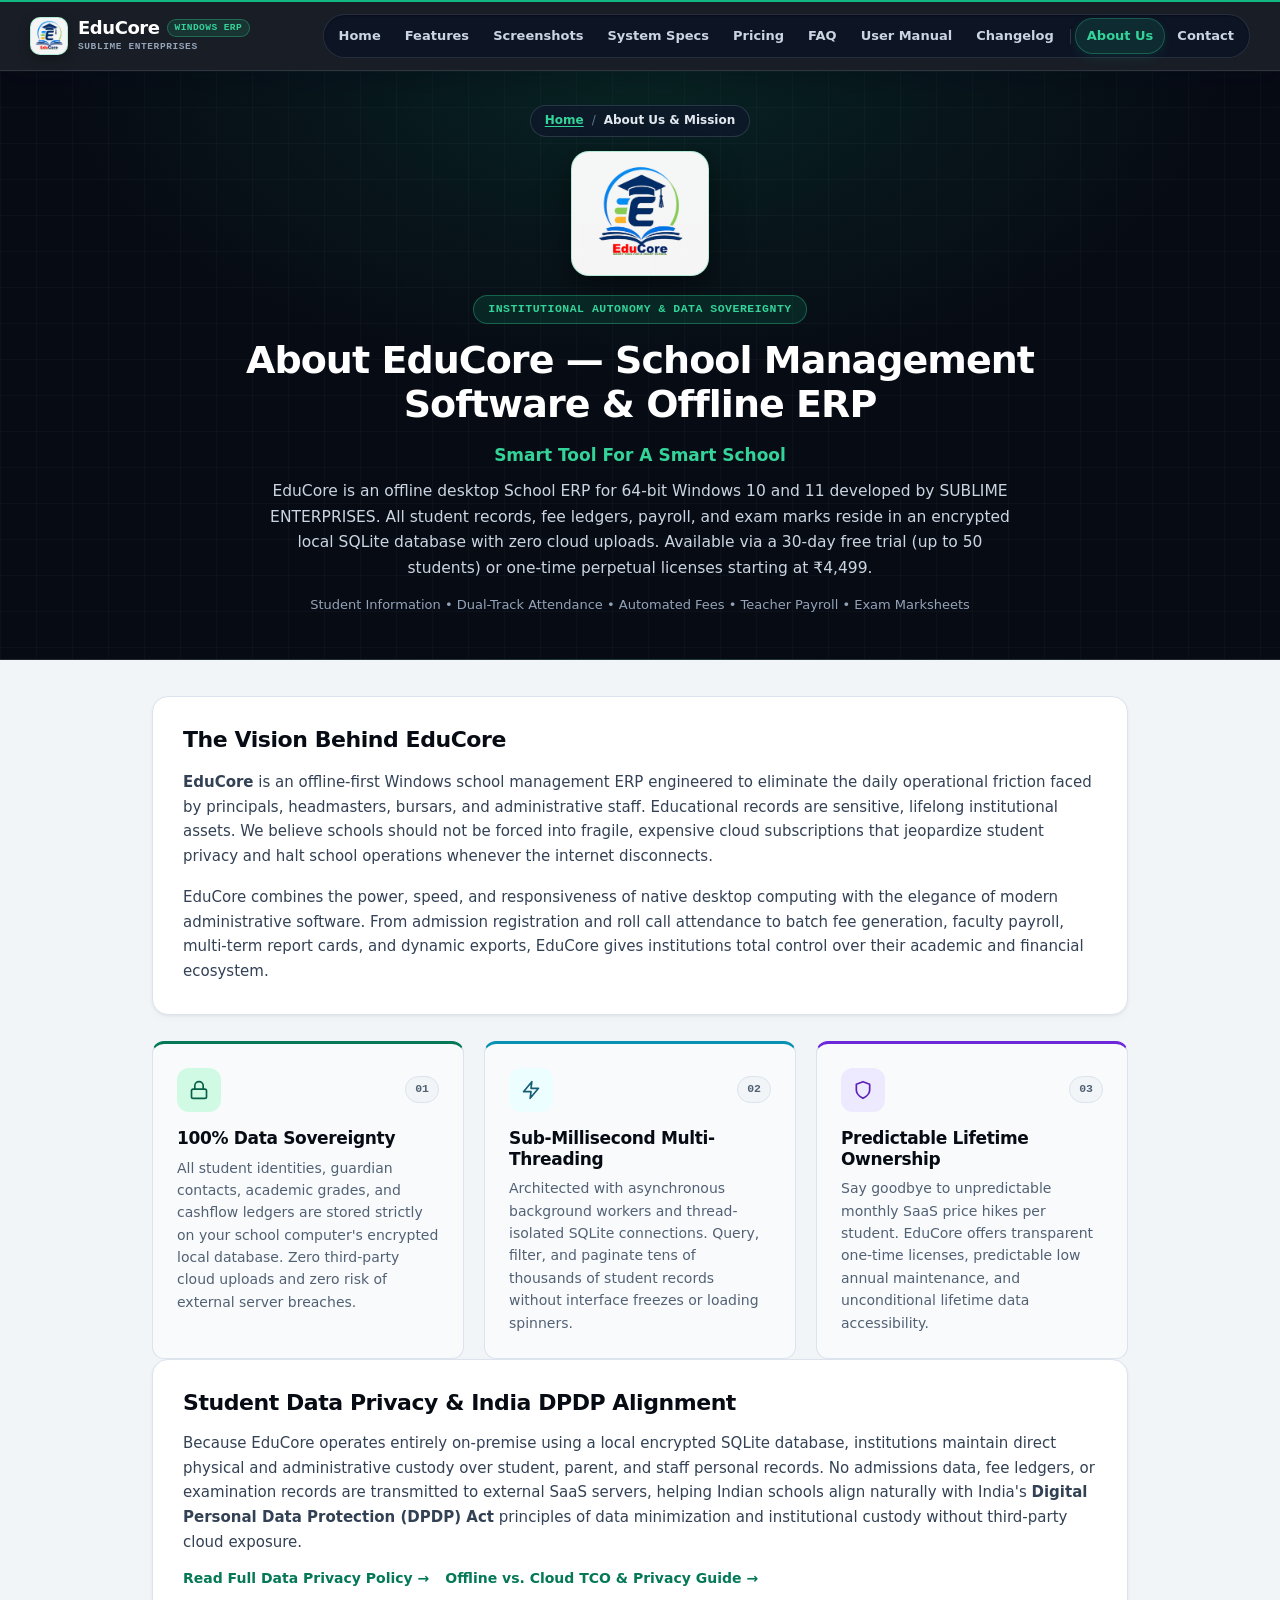
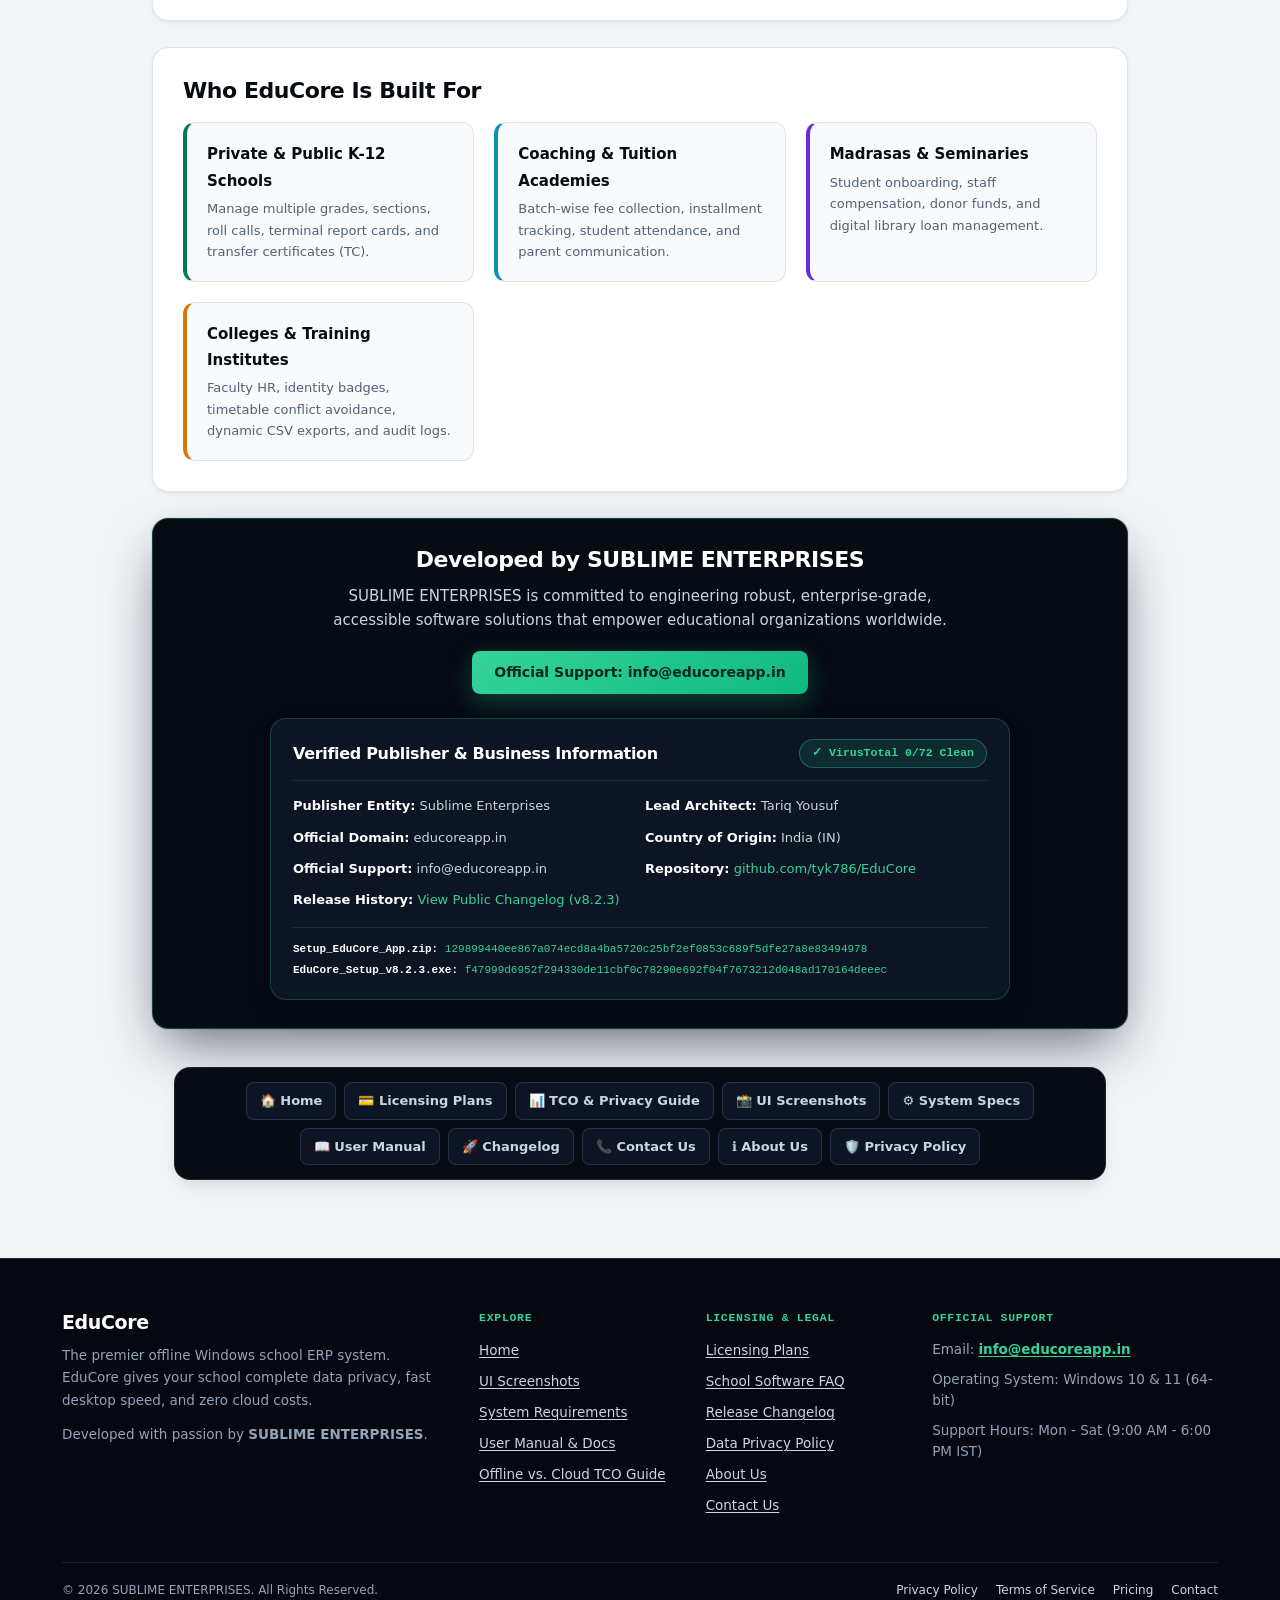
<file: about-us.html>
<!DOCTYPE html>
<html lang="en">
<head>
  <meta charset="UTF-8">
  <meta name="viewport" content="width=device-width, initial-scale=1.0">
  <link rel="canonical" href="https://educoreapp.in/about-us.html">
  <link rel="sitemap" type="application/xml" title="Sitemap" href="https://educoreapp.in/sitemap.xml">

  <title>About EduCore &amp; SUBLIME ENTERPRISES — Offline School ERP Software</title>
  <meta name="description" content="Learn about the mission, engineering principles, and offline-first architecture behind EduCore, developed by SUBLIME ENTERPRISES to guarantee 100% data sovereignty for schools.">
  <meta name="keywords" content="about EduCore, SUBLIME ENTERPRISES, offline school ERP mission, on-premise school software, educational software engineering">
  <meta name="author" content="SUBLIME ENTERPRISES">
  <meta name="robots" content="index, follow">

  <!-- Open Graph / Social Media -->
  <meta property="og:type" content="website">
  <meta property="og:title" content="About EduCore &amp; SUBLIME ENTERPRISES — Offline School ERP">
  <meta property="og:description" content="Discover the offline-first engineering philosophy behind EduCore School Management Software.">
  <meta property="og:image" content="https://educoreapp.in/assets/img/logo.png">

  <!-- Twitter Card -->
  <meta name="twitter:card" content="summary_large_image">
  <meta name="twitter:title" content="About EduCore — SUBLIME ENTERPRISES">
  <meta name="twitter:description" content="Empowering educational institutions with 100% on-premise data sovereignty and zero recurring cloud fees.">
  <meta name="twitter:image" content="https://educoreapp.in/assets/img/logo.png">
  <!-- Favicon & Mobile Web App Icons -->
  <link rel="apple-touch-icon" sizes="180x180" href="assets/favicon/apple-touch-icon.png">
  <link rel="icon" type="image/png" sizes="32x32" href="assets/favicon/favicon-32x32.png">
  <link rel="icon" type="image/png" sizes="16x16" href="assets/favicon/favicon-16x16.png">
  <link rel="shortcut icon" href="favicon.ico">
  <link rel="manifest" href="assets/favicon/site.webmanifest">
  <meta name="theme-color" content="#070b14">

  <link rel="preload" href="assets/css/shared.min.css" as="style">
  <link rel="stylesheet" href="assets/css/shared.min.css">

  <!-- Schema.org JSON-LD -->
  <script type="application/ld+json">
  {
    "@context": "https://schema.org",
    "@graph": [
      {
        "@type": "BreadcrumbList",
        "itemListElement": [
          {
            "@type": "ListItem",
            "position": 1,
            "name": "Home",
            "item": "https://educoreapp.in/"
          },
          {
            "@type": "ListItem",
            "position": 2,
            "name": "About Us",
            "item": "https://educoreapp.in/about-us.html"
          }
        ]
      },
      {
        "@type": "AboutPage",
        "@id": "https://educoreapp.in/about-us.html#aboutpage",
        "name": "About EduCore School Management Software & SUBLIME ENTERPRISES",
        "description": "Learn about the mission, offline architecture, and engineering principles behind EduCore, developed by SUBLIME ENTERPRISES to provide 100% data sovereignty for schools.",
        "publisher": {
          "@id": "https://educoreapp.in/#organization"
        }
      },
      {
        "@type": "Organization",
        "@id": "https://educoreapp.in/#organization",
        "name": "SUBLIME ENTERPRISES",
        "legalName": "Sublime Enterprises",
        "url": "https://educoreapp.in/",
        "logo": "https://educoreapp.in/assets/img/logo.webp",
        "email": "info@educoreapp.in",
        "foundingDate": "2024",
        "address": {
          "@type": "PostalAddress",
          "addressCountry": "IN"
        },
        "founder": {
          "@type": "Person",
          "@id": "https://educoreapp.in/#author",
          "name": "Tariq Yousuf",
          "jobTitle": "Lead Software Architect",
          "sameAs": [
            "https://github.com/tyk786"
          ]
        },
        "sameAs": [
          "https://github.com/tyk786/EduCore"
        ],
        "contactPoint": {
          "@type": "ContactPoint",
          "contactType": "Customer Support & Licensing",
          "email": "info@educoreapp.in"
        }
      }
    ]
  }
  </script>

  <style>
    /* Subpage layout unified via shared.css Obsidian Command system */
  </style>
    <!-- Google tag (gtag.js) - Google Analytics 4 -->
  <script async src="https://www.googletagmanager.com/gtag/js?id=G-STDN5C3C2P"></script>
  <script>
    window.dataLayer = window.dataLayer || [];
    function gtag(){dataLayer.push(arguments);}
    gtag('js', new Date());

    gtag('config', 'G-STDN5C3C2P');
  </script>
</head>
<body>
  <a href="#main-content" class="ec-skip-link">Skip to main content</a>

  <!-- Top Sticky Navigation Bar -->
    <!-- Top Sticky Navigation Bar -->
    <!-- Top Sticky Navigation Bar -->
  <header class="ec-top-header">
    <div class="ec-nav-container">
      <a href="https://educoreapp.in/" class="ec-brand-logo">
        <picture><source srcset="assets/img/logo-nav.webp" type="image/webp"><img src="assets/img/logo-nav.webp" alt="EduCore Logo" width="38" height="38" loading="eager" decoding="async"></picture>
        <div class="ec-brand-text">
          <div class="ec-brand-name">EduCore <span class="ec-brand-badge">Windows ERP</span></div>
          <div class="ec-brand-tagline">SUBLIME ENTERPRISES</div>
        </div>
      </a>

      <nav class="ec-desktop-nav" aria-label="Main Navigation">
        <a href="https://educoreapp.in/" class="ec-nav-item">Home</a>
        <a href="https://educoreapp.in/#features" class="ec-nav-item">Features</a>
        <a href="screenshots.html" class="ec-nav-item">Screenshots</a>
        <a href="system-requirements.html" class="ec-nav-item">System Specs</a>
        <a href="licensing.html" class="ec-nav-item">Pricing</a>
        <a href="school-management-software-faq.html" class="ec-nav-item">FAQ</a>
        <a href="help-support.html" class="ec-nav-item">User Manual</a>
        <a href="changelog.html" class="ec-nav-item">Changelog</a>
        <span class="ec-nav-divider" aria-hidden="true"></span>
        <a href="about-us.html" class="ec-nav-item active">About Us</a>
        <a href="contact-us.html" class="ec-nav-item">Contact</a>
      </nav>

      <button class="ec-mobile-toggle" aria-label="Toggle Navigation Menu">☰</button>
    </div>

    <div class="ec-mobile-menu">
      <a href="https://educoreapp.in/" class="">🏠 Home</a>
      <a href="https://educoreapp.in/#features">⚡ Features &amp; Modules</a>
      <a href="screenshots.html" class="">📸 UI Screenshots</a>
      <a href="system-requirements.html" class="">⚙️ System Requirements</a>
      <a href="licensing.html" class="">💳 Pricing &amp; Licensing</a>
      <a href="offline-vs-cloud-school-erp-tco-guide.html" class="">📊 Offline vs. Cloud TCO Guide</a>
      <a href="school-management-software-faq.html" class="">❓ FAQ &amp; Guide</a>
      <a href="help-support.html" class="">📖 User Manual &amp; Docs</a>
      <a href="changelog.html" class="">🚀 Release Changelog</a>
      <a href="about-us.html" class="active">ℹ️ About Us</a>
      <a href="contact-us.html" class="">📞 Contact Support</a>
      <a href="privacy-policy.html" class="">🛡️ Privacy Policy</a>
    </div>
  </header>

  <main id="main-content">
    <section class="ec-subpage-hero">
      <div class="ec-subpage-hero-inner">
        <nav class="ec-breadcrumbs" aria-label="Breadcrumb">
          <ol>
            <li><a href="/">Home</a></li>
            <li aria-current="page">About Us &amp; Mission</li>
          </ol>
        </nav>
        <div style="margin-bottom: 18px;">
          <a href="/" style="display: inline-flex; align-items: center; justify-content: center; background: rgba(255, 255, 255, 0.96); border-radius: 18px; padding: 12px 18px; box-shadow: 0 12px 32px rgba(0, 0, 0, 0.45); border: 1px solid rgba(52, 211, 153, 0.35); text-decoration: none;">
            <img alt="EduCore School Management Software Official Logo" src="assets/img/logo-about.webp" width="125" height="123" loading="eager" fetchpriority="high" decoding="async" style="display: block; height: auto; width: 100px; margin: 0 auto;" />
          </a>
        </div>
        <span class="ec-pill-badge">Institutional Autonomy &amp; Data Sovereignty</span>
        <h1>About EduCore — School Management Software &amp; Offline ERP</h1>
        <p style="color: var(--ec-emerald-bright); font-size: 17px; font-weight: 700; margin: 0 auto 10px;">Smart Tool For A Smart School</p>
        <p>
          EduCore is an offline desktop School ERP for 64-bit Windows 10 and 11 developed by SUBLIME ENTERPRISES. All student records, fee ledgers, payroll, and exam marks reside in an encrypted local SQLite database with zero cloud uploads. Available via a 30-day free trial (up to 50 students) or one-time perpetual licenses starting at ₹4,499.
        </p>
        <p style="color: #94a3b8; font-size: 13px; margin-top: 12px;">Student Information &bull; Dual-Track Attendance &bull; Automated Fees &bull; Teacher Payroll &bull; Exam Marksheets</p>
      </div>
    </section>

    <div class="ec-about-wrap">

      <!-- Software Overview Card -->
      <section class="ec-card">
        <h2 style="align-items: center; color: var(--ec-ink); display: flex; font-size: 22px; font-weight: 800; gap: 10px; margin: 0 0 16px;">
          <span>The Vision Behind EduCore</span>
        </h2>
        <p style="color: var(--ec-ink-body); font-size: 15px; margin: 0 0 16px;">
          <strong>EduCore</strong> is an offline-first Windows school management ERP engineered to eliminate the daily operational friction faced by principals, headmasters, bursars, and administrative staff. Educational records are sensitive, lifelong institutional assets. We believe schools should not be forced into fragile, expensive cloud subscriptions that jeopardize student privacy and halt school operations whenever the internet disconnects.
        </p>
        <p style="color: var(--ec-ink-body); font-size: 15px; margin: 0;">
          EduCore combines the power, speed, and responsiveness of native desktop computing with the elegance of modern administrative software. From admission registration and roll call attendance to batch fee generation, faculty payroll, multi-term report cards, and dynamic exports, EduCore gives institutions total control over their academic and financial ecosystem.
        </p>
      </section>

      <!-- Architectural Pillars -->
      <section class="ec-pillar-grid">

        <div class="ec-pillar-item" style="border-top: 3px solid var(--ec-emerald-deep);">
          <div class="ec-pillar-head">
            <div class="ec-pillar-icon ec-icon-emerald">
              <svg width="20" height="20" viewBox="0 0 24 24" fill="none" stroke="currentColor" stroke-width="2" stroke-linecap="round" stroke-linejoin="round"><rect x="3" y="11" width="18" height="11" rx="2" ry="2"></rect><path d="M7 11V7a5 5 0 0 1 10 0v4"></path></svg>
            </div>
            <span class="ec-pillar-num">01</span>
          </div>
          <h3 style="color: var(--ec-ink); font-size: 17px; font-weight: 800; margin: 0 0 8px;">100% Data Sovereignty</h3>
          <p style="color: var(--ec-ink-muted); font-size: 14px; line-height: 1.6; margin: 0;">
            All student identities, guardian contacts, academic grades, and cashflow ledgers are stored strictly on your school computer's encrypted local database. Zero third-party cloud uploads and zero risk of external server breaches.
          </p>
        </div>

        <div class="ec-pillar-item" style="border-top: 3px solid var(--ec-cyan);">
          <div class="ec-pillar-head">
            <div class="ec-pillar-icon ec-icon-cyan">
              <svg width="20" height="20" viewBox="0 0 24 24" fill="none" stroke="currentColor" stroke-width="2" stroke-linecap="round" stroke-linejoin="round"><polygon points="13 2 3 14 12 14 11 22 21 10 12 10 13 2"></polygon></svg>
            </div>
            <span class="ec-pillar-num">02</span>
          </div>
          <h3 style="color: var(--ec-ink); font-size: 17px; font-weight: 800; margin: 0 0 8px;">Sub-Millisecond Multi-Threading</h3>
          <p style="color: var(--ec-ink-muted); font-size: 14px; line-height: 1.6; margin: 0;">
            Architected with asynchronous background workers and thread-isolated SQLite connections. Query, filter, and paginate tens of thousands of student records without interface freezes or loading spinners.
          </p>
        </div>

        <div class="ec-pillar-item" style="border-top: 3px solid var(--ec-violet);">
          <div class="ec-pillar-head">
            <div class="ec-pillar-icon ec-icon-purple">
              <svg width="20" height="20" viewBox="0 0 24 24" fill="none" stroke="currentColor" stroke-width="2" stroke-linecap="round" stroke-linejoin="round"><path d="M12 22s8-4 8-10V5l-8-3-8 3v7c0 6 8 10 8 10z"></path></svg>
            </div>
            <span class="ec-pillar-num">03</span>
          </div>
          <h3 style="color: var(--ec-ink); font-size: 17px; font-weight: 800; margin: 0 0 8px;">Predictable Lifetime Ownership</h3>
          <p style="color: var(--ec-ink-muted); font-size: 14px; line-height: 1.6; margin: 0;">
            Say goodbye to unpredictable monthly SaaS price hikes per student. EduCore offers transparent one-time licenses, predictable low annual maintenance, and unconditional lifetime data accessibility.
          </p>
        </div>

      </section>

      <!-- Data Privacy & DPDP Custody Section -->
      <section class="ec-card" id="dpdp-compliance">
        <h2 style="align-items: center; color: var(--ec-ink); display: flex; font-size: 22px; font-weight: 800; gap: 10px; margin: 0 0 14px;">
          <span>Student Data Privacy &amp; India DPDP Alignment</span>
        </h2>
        <p style="color: var(--ec-ink-body); font-size: 15px; line-height: 1.65; margin: 0 0 12px;">
          Because EduCore operates entirely on-premise using a local encrypted SQLite database, institutions maintain direct physical and administrative custody over student, parent, and staff personal records. No admissions data, fee ledgers, or examination records are transmitted to external SaaS servers, helping Indian schools align naturally with India's <strong>Digital Personal Data Protection (DPDP) Act</strong> principles of data minimization and institutional custody without third-party cloud exposure.
        </p>
        <div style="display: flex; flex-wrap: wrap; gap: 16px; font-size: 14px; font-weight: 700;">
          <a href="privacy-policy.html" style="color: var(--ec-emerald-deep); text-decoration: none;">Read Full Data Privacy Policy →</a>
          <a href="offline-vs-cloud-school-erp-tco-guide.html" style="color: var(--ec-emerald-deep); text-decoration: none;">Offline vs. Cloud TCO &amp; Privacy Guide →</a>
        </div>
      </section>

      <!-- Institutions Served -->
      <section class="ec-card">
        <h2 style="align-items: center; color: var(--ec-ink); display: flex; font-size: 22px; font-weight: 800; gap: 10px; margin: 0 0 18px;">
          <span>Who EduCore Is Built For</span>
        </h2>
        <div class="ec-inst-grid">
          <div class="ec-inst-card" style="border-left-color: var(--ec-emerald-deep);">
            <strong style="color: var(--ec-ink); font-size: 15px;">Private &amp; Public K-12 Schools</strong>
            <p style="color: var(--ec-ink-muted); font-size: 13px; margin: 4px 0 0;">Manage multiple grades, sections, roll calls, terminal report cards, and transfer certificates (TC).</p>
          </div>
          <div class="ec-inst-card" style="border-left-color: var(--ec-cyan);">
            <strong style="color: var(--ec-ink); font-size: 15px;">Coaching &amp; Tuition Academies</strong>
            <p style="color: var(--ec-ink-muted); font-size: 13px; margin: 4px 0 0;">Batch-wise fee collection, installment tracking, student attendance, and parent communication.</p>
          </div>
          <div class="ec-inst-card" style="border-left-color: var(--ec-violet);">
            <strong style="color: var(--ec-ink); font-size: 15px;">Madrasas &amp; Seminaries</strong>
            <p style="color: var(--ec-ink-muted); font-size: 13px; margin: 4px 0 0;">Student onboarding, staff compensation, donor funds, and digital library loan management.</p>
          </div>
          <div class="ec-inst-card" style="border-left-color: var(--ec-amber);">
            <strong style="color: var(--ec-ink); font-size: 15px;">Colleges &amp; Training Institutes</strong>
            <p style="color: var(--ec-ink-muted); font-size: 13px; margin: 4px 0 0;">Faculty HR, identity badges, timetable conflict avoidance, dynamic CSV exports, and audit logs.</p>
          </div>
        </div>
      </section>

      <!-- Obsidian Developer & Verified Publisher Vault -->
      <section class="ec-unlocked-banner" style="text-align: center;">
        <h2 style="color: #ffffff; font-size: 22px; font-weight: 800; margin: 0 0 10px;">Developed by SUBLIME ENTERPRISES</h2>
        <p style="color: #cbd5e1; font-size: 15px; margin: 0 auto 18px; max-width: 620px;">
          SUBLIME ENTERPRISES is committed to engineering robust, enterprise-grade, accessible software solutions that empower educational organizations worldwide.
        </p>
        <div style="margin-bottom: 24px;">
          <a href="mailto:info@educoreapp.in" class="ec-btn-primary" style="padding: 10px 22px; font-size: 14px;">Official Support: info@educoreapp.in</a>
        </div>

        <!-- Official Corporate & Publisher Dossier -->
        <div class="ec-vault-panel" style="max-width: 740px; margin: 0 auto; background: #0d1424;">
          <div class="ec-vault-head">
            <h3 style="color: #ffffff; font-size: 16px; font-weight: 800; margin: 0;">Verified Publisher &amp; Business Information</h3>
            <a href="https://www.virustotal.com/gui/file/f47999d6952f294330de11cbf0c78290e692f04f7673212d048ad170164deeec" target="_blank" rel="noopener noreferrer" class="ec-vt-pill">
              ✓ VirusTotal 0/72 Clean
            </a>
          </div>
          <div style="display: grid; grid-template-columns: repeat(auto-fit, minmax(260px, 1fr)); gap: 10px; font-size: 13px; color: #cbd5e1; margin-bottom: 16px;">
            <div><strong style="color: #ffffff;">Publisher Entity:</strong> Sublime Enterprises</div>
            <div><strong style="color: #ffffff;">Lead Architect:</strong> Tariq Yousuf</div>
            <div><strong style="color: #ffffff;">Official Domain:</strong> educoreapp.in</div>
            <div><strong style="color: #ffffff;">Country of Origin:</strong> India (IN)</div>
            <div><strong style="color: #ffffff;">Official Support:</strong> info@educoreapp.in</div>
            <div><strong style="color: #ffffff;">Repository:</strong> <a href="https://github.com/tyk786/EduCore" target="_blank" rel="noopener noreferrer" style="color: var(--ec-emerald-bright); text-decoration: none;">github.com/tyk786/EduCore</a></div>
            <div><strong style="color: #ffffff;">Release History:</strong> <a href="changelog.html" style="color: var(--ec-emerald-bright); text-decoration: none;">View Public Changelog (v8.2.3)</a></div>
          </div>

          <div style="border-top: 1px solid rgba(148, 163, 184, 0.16); padding-top: 12px;">
            <div class="ec-vault-hash">
              <div><strong style="color: #ffffff;">Setup_EduCore_App.zip:</strong> 129899440ee867a074ecd8a4ba5720c25bf2ef0853c689f5dfe27a8e83494978</div>
              <div style="margin-top: 3px;"><strong style="color: #ffffff;">EduCore_Setup_v8.2.3.exe:</strong> f47999d6952f294330de11cbf0c78290e692f04f7673212d048ad170164deeec</div>
            </div>
          </div>
        </div>
      </section>

      <!-- Universal Site Navigation Bar -->
      <nav class="ec-site-nav" aria-label="EduCore Navigation Menu">
        <div class="ec-nav-inner">
          <a href="/" class="ec-nav-link">🏠 Home</a>
          <a href="licensing.html" class="ec-nav-link">💳 Licensing Plans</a>
          <a href="offline-vs-cloud-school-erp-tco-guide.html" class="ec-nav-link">📊 TCO &amp; Privacy Guide</a>
          <a href="screenshots.html" class="ec-nav-link">📸 UI Screenshots</a>
          <a href="system-requirements.html" class="ec-nav-link">⚙️ System Specs</a>
          <a href="help-support.html" class="ec-nav-link">📖 User Manual</a>
          <a href="changelog.html" class="ec-nav-link">🚀 Changelog</a>
          <a href="contact-us.html" class="ec-nav-link">📞 Contact Us</a>
          <a href="about-us.html" class="ec-nav-link">ℹ️ About Us</a>
          <a href="privacy-policy.html" class="ec-nav-link">🛡️ Privacy Policy</a>
        </div>
      </nav>

    </div>
  </main>

  <!-- Enterprise Footer -->
    <!--================= FOOTER =================-->
    <!--================= FOOTER =================-->
  <footer class="ec-footer">
    <div class="ec-footer-container">
      <div class="ec-footer-grid">
        <div class="ec-footer-brand">
          <h3>EduCore</h3>
          <p>The premier offline Windows school ERP system. EduCore gives your school complete data privacy, fast desktop speed, and zero cloud costs.</p>
          <p>Developed with passion by <strong>SUBLIME ENTERPRISES</strong>.</p>
        </div>

        <div class="ec-footer-col">
          <h4>Explore</h4>
          <ul class="ec-footer-links">
            <li><a href="https://educoreapp.in/">Home</a></li>
            <li><a href="screenshots.html">UI Screenshots</a></li>
            <li><a href="system-requirements.html">System Requirements</a></li>
            <li><a href="help-support.html">User Manual &amp; Docs</a></li>
            <li><a href="offline-vs-cloud-school-erp-tco-guide.html">Offline vs. Cloud TCO Guide</a></li>
          </ul>
        </div>

        <div class="ec-footer-col">
          <h4>Licensing &amp; Legal</h4>
          <ul class="ec-footer-links">
            <li><a href="licensing.html">Licensing Plans</a></li>
            <li><a href="school-management-software-faq.html">School Software FAQ</a></li>
            <li><a href="changelog.html">Release Changelog</a></li>
            <li><a href="privacy-policy.html">Data Privacy Policy</a></li>
            <li><a href="about-us.html">About Us</a></li>
            <li><a href="contact-us.html">Contact Us</a></li>
          </ul>
        </div>

        <div class="ec-footer-col ec-footer-contact">
          <h4>Official Support</h4>
          <p>Email: <a href="mailto:info@educoreapp.in">info@educoreapp.in</a></p>
          <p>Operating System: Windows 10 &amp; 11 (64-bit)</p>
          <p>Support Hours: Mon - Sat (9:00 AM - 6:00 PM IST)</p>
        </div>
      </div>

      <div class="ec-footer-bottom">
        <div>© 2026 SUBLIME ENTERPRISES. All Rights Reserved.</div>
        <div class="ec-footer-bottom-links">
          <a href="privacy-policy.html">Privacy Policy</a>
          <a href="EULA.txt" target="_blank">Terms of Service</a>
          <a href="licensing.html">Pricing</a>
          <a href="contact-us.html">Contact</a>
        </div>
      </div>
    </div>
  </footer>

  <script defer src="assets/js/main.js"></script>
</body>
</html>
</file>
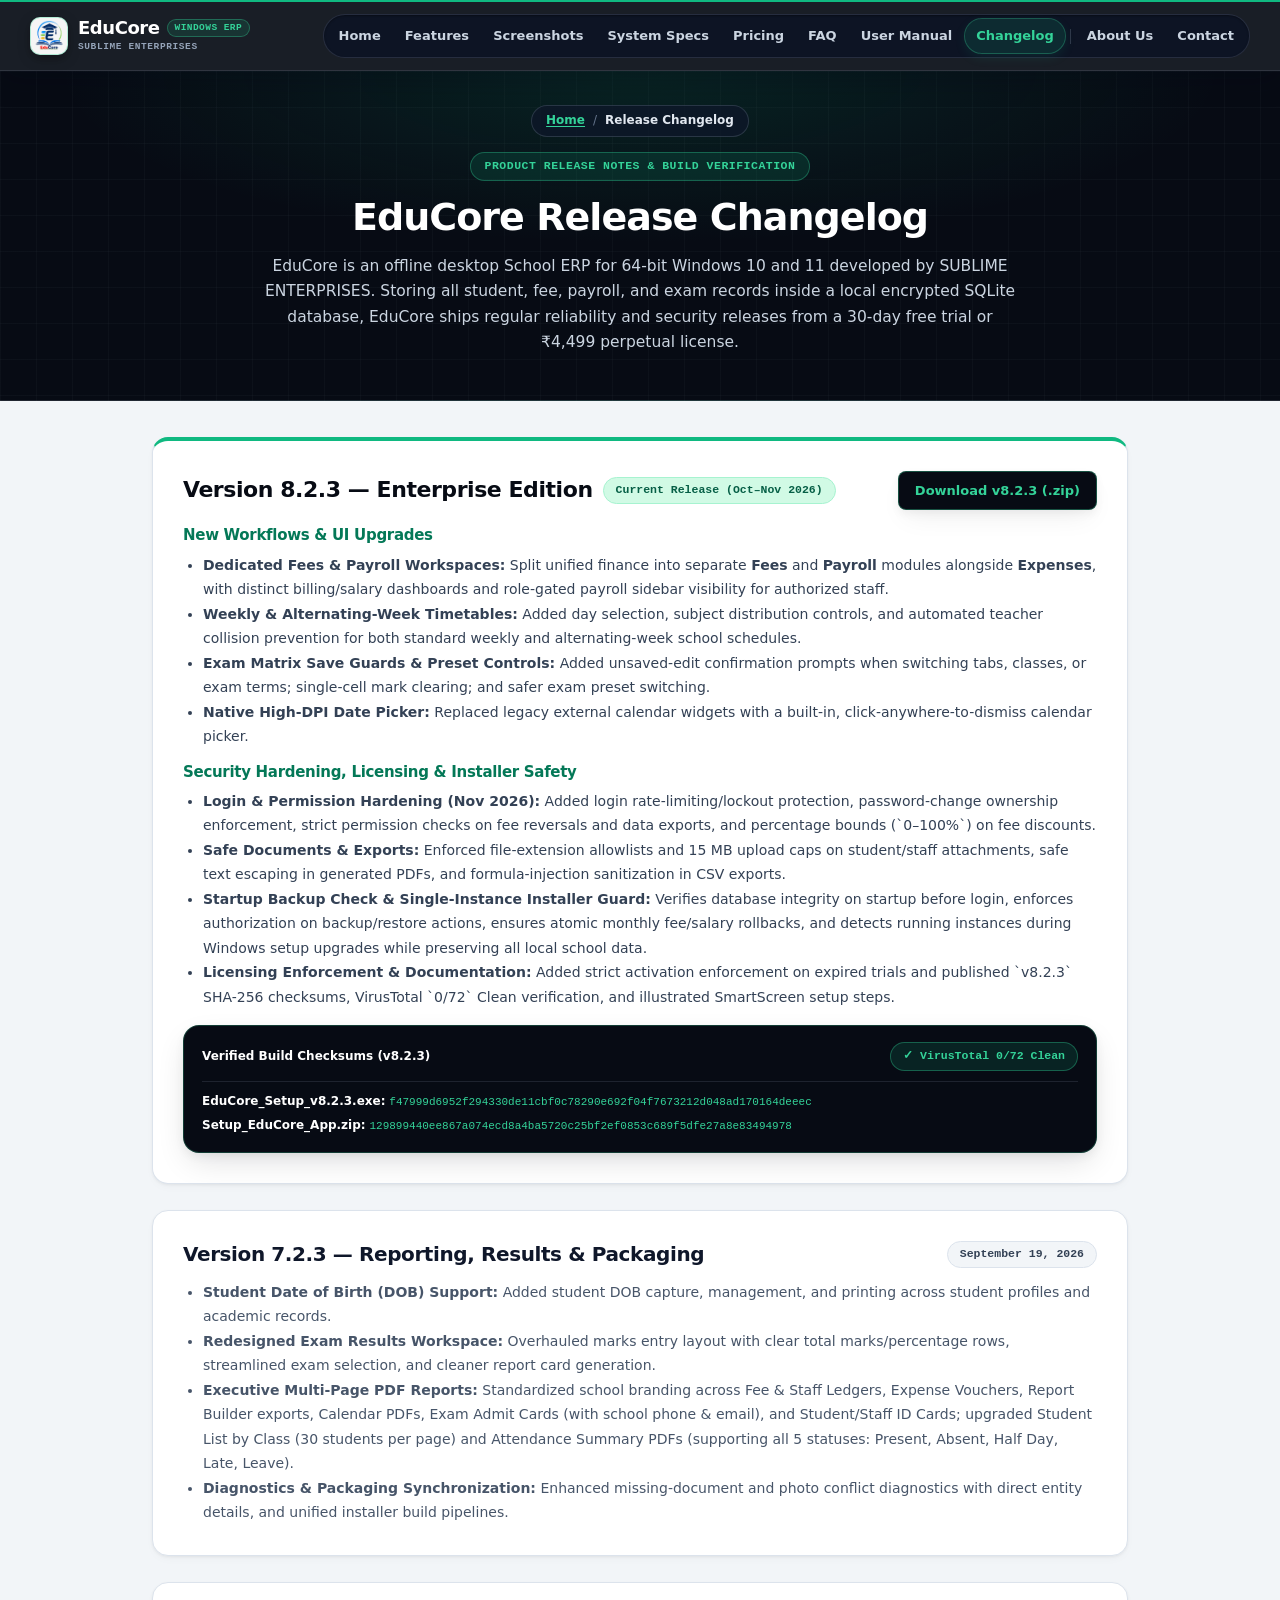
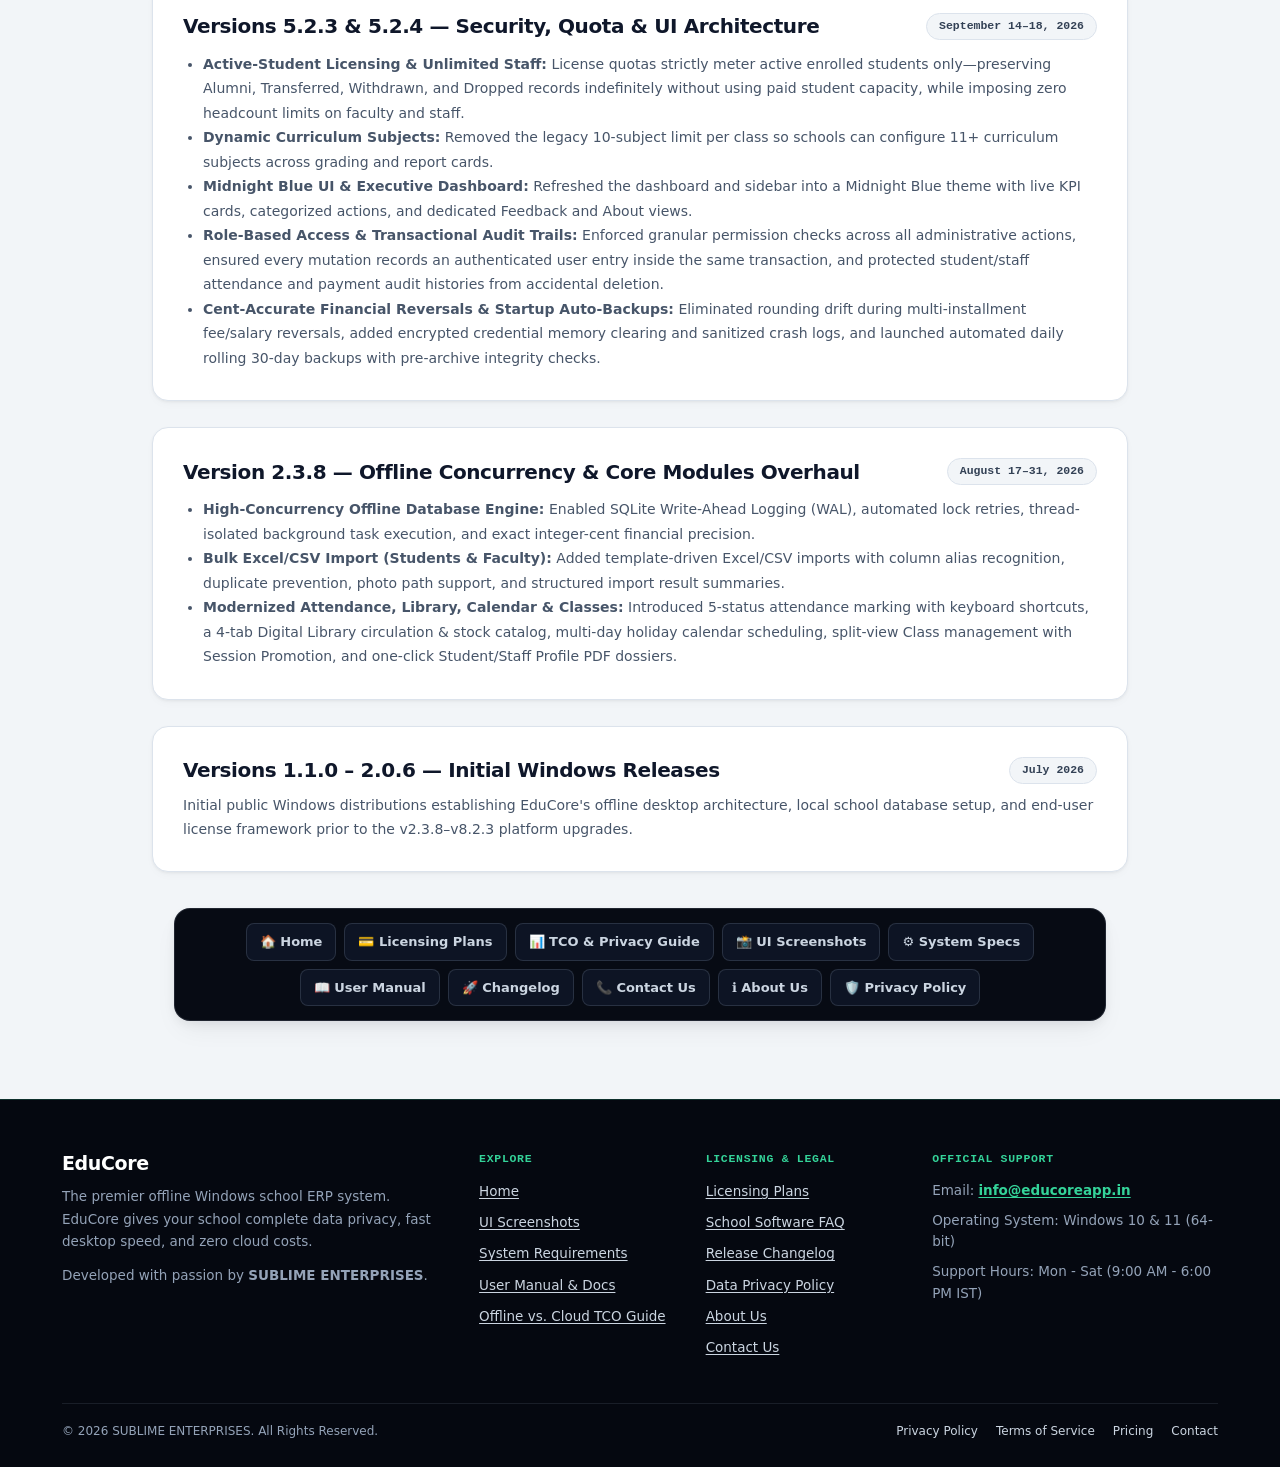
<file: changelog.html>
<!DOCTYPE html>
<html lang="en">
<head>
  <meta charset="UTF-8">
  <meta name="viewport" content="width=device-width, initial-scale=1.0">
  <link rel="canonical" href="https://educoreapp.in/changelog.html">
  <link rel="sitemap" type="application/xml" title="Sitemap" href="https://educoreapp.in/sitemap.xml">

  <title>EduCore Release Changelog — Version History &amp; Security Updates (v8.2.3) | EduCore</title>
  <meta name="description" content="Official public release notes for EduCore Offline Windows School ERP covering v8.2.3, v7.2.3, v5.2.3–5.2.4, and v2.3.8 updates, security hardening, and installer SHA-256 checksums.">
  <meta name="keywords" content="EduCore changelog, EduCore v8.2.3 release notes, school management software updates, EduCore installer SHA-256, SUBLIME ENTERPRISES">
  <meta name="author" content="SUBLIME ENTERPRISES">
  <meta name="robots" content="index, follow">

  <!-- Open Graph / Social Media -->
  <meta property="og:type" content="website">
  <meta property="og:url" content="https://educoreapp.in/changelog.html">
  <meta property="og:title" content="EduCore Release Changelog — Complete Version History (v2.3.8 – v8.2.3)">
  <meta property="og:description" content="Explore EduCore desktop releases, workflow improvements, security hardening, and verified Windows installer checksums.">
  <meta property="og:image" content="https://educoreapp.in/assets/img/logo.png">

  <!-- Twitter Card -->
  <meta name="twitter:card" content="summary_large_image">
  <meta name="twitter:title" content="EduCore Release Changelog (v8.2.3)">
  <meta name="twitter:description" content="Version milestones and security enhancements for EduCore Offline School Management Software.">
  <meta name="twitter:image" content="https://educoreapp.in/assets/img/logo.png">

  <!-- Favicon & Mobile Web App Icons -->
  <link rel="apple-touch-icon" sizes="180x180" href="assets/favicon/apple-touch-icon.png">
  <link rel="icon" type="image/png" sizes="32x32" href="assets/favicon/favicon-32x32.png">
  <link rel="icon" type="image/png" sizes="16x16" href="assets/favicon/favicon-16x16.png">
  <link rel="shortcut icon" href="favicon.ico">
  <link rel="manifest" href="assets/favicon/site.webmanifest">
  <meta name="theme-color" content="#070b14">

  <link rel="preload" href="assets/css/shared.min.css" as="style">
  <link rel="stylesheet" href="assets/css/shared.min.css">

  <!-- Schema.org JSON-LD -->
  <script type="application/ld+json">
  {
    "@context": "https://schema.org",
    "@graph": [
      {
        "@type": "BreadcrumbList",
        "itemListElement": [
          {
            "@type": "ListItem",
            "position": 1,
            "name": "Home",
            "item": "https://educoreapp.in/"
          },
          {
            "@type": "ListItem",
            "position": 2,
            "name": "Release Changelog",
            "item": "https://educoreapp.in/changelog.html"
          }
        ]
      },
      {
        "@type": "WebPage",
        "@id": "https://educoreapp.in/changelog.html#webpage",
        "name": "EduCore Release Changelog & Version History",
        "description": "Public version history across v2.3.8, v5.2.3–5.2.4, v7.2.3, and v8.2.3 detailing workflow additions, security hardening, and Windows installer verification.",
        "dateModified": "2026-11-26",
        "publisher": {
          "@type": "Organization",
          "@id": "https://educoreapp.in/#organization",
          "name": "SUBLIME ENTERPRISES",
          "url": "https://educoreapp.in/",
          "logo": "https://educoreapp.in/assets/img/logo.webp",
          "email": "info@educoreapp.in"
        },
        "mainEntity": {
          "@type": "SoftwareApplication",
          "@id": "https://educoreapp.in/#software",
          "name": "EduCore School Management Software",
          "softwareVersion": "8.2.3",
          "operatingSystem": "Windows 10, Windows 11 (64-bit)",
          "applicationCategory": "EducationalApplication, BusinessApplication",
          "downloadUrl": "https://github.com/tyk786/EduCore/releases/download/8.2.3/Setup_EduCore_App.zip"
        }
      }
    ]
  }
  </script>

  <style>
    /* Subpage styling unified via shared.css Obsidian Command system */
  </style>
    <!-- Google tag (gtag.js) - Google Analytics 4 -->
  <script async src="https://www.googletagmanager.com/gtag/js?id=G-STDN5C3C2P"></script>
  <script>
    window.dataLayer = window.dataLayer || [];
    function gtag(){dataLayer.push(arguments);}
    gtag('js', new Date());

    gtag('config', 'G-STDN5C3C2P');
  </script>
</head>
<body>
  <a href="#main-content" class="ec-skip-link">Skip to main content</a>

  <!-- Top Sticky Navigation Bar -->
  <header class="ec-top-header">
    <div class="ec-nav-container">
      <a href="https://educoreapp.in/" class="ec-brand-logo">
        <picture><source srcset="assets/img/logo-nav.webp" type="image/webp"><img src="assets/img/logo-nav.webp" alt="EduCore Logo" width="38" height="38" loading="eager" decoding="async"></picture>
        <div class="ec-brand-text">
          <div class="ec-brand-name">EduCore <span class="ec-brand-badge">Windows ERP</span></div>
          <div class="ec-brand-tagline">SUBLIME ENTERPRISES</div>
        </div>
      </a>

      <nav class="ec-desktop-nav" aria-label="Main Navigation">
        <a href="https://educoreapp.in/" class="ec-nav-item">Home</a>
        <a href="https://educoreapp.in/#features" class="ec-nav-item">Features</a>
        <a href="screenshots.html" class="ec-nav-item">Screenshots</a>
        <a href="system-requirements.html" class="ec-nav-item">System Specs</a>
        <a href="licensing.html" class="ec-nav-item">Pricing</a>
        <a href="school-management-software-faq.html" class="ec-nav-item">FAQ</a>
        <a href="help-support.html" class="ec-nav-item">User Manual</a>
        <a href="changelog.html" class="ec-nav-item active">Changelog</a>
        <span class="ec-nav-divider" aria-hidden="true"></span>
        <a href="about-us.html" class="ec-nav-item">About Us</a>
        <a href="contact-us.html" class="ec-nav-item">Contact</a>
      </nav>

      <button class="ec-mobile-toggle" aria-label="Toggle Navigation Menu">☰</button>
    </div>

    <div class="ec-mobile-menu">
      <a href="https://educoreapp.in/" class="">🏠 Home</a>
      <a href="https://educoreapp.in/#features">⚡ Features &amp; Modules</a>
      <a href="screenshots.html" class="">📸 UI Screenshots</a>
      <a href="system-requirements.html" class="">⚙️ System Requirements</a>
      <a href="licensing.html" class="">💳 Pricing &amp; Licensing</a>
      <a href="offline-vs-cloud-school-erp-tco-guide.html" class="">📊 Offline vs. Cloud TCO Guide</a>
      <a href="school-management-software-faq.html" class="">❓ FAQ &amp; Guide</a>
      <a href="help-support.html" class="">📖 User Manual &amp; Docs</a>
      <a href="changelog.html" class="active">🚀 Release Changelog</a>
      <a href="about-us.html" class="">ℹ️ About Us</a>
      <a href="contact-us.html" class="">📞 Contact Support</a>
      <a href="privacy-policy.html" class="">🛡️ Privacy Policy</a>
    </div>
  </header>

  <main id="main-content">
    <section class="ec-subpage-hero">
      <div class="ec-subpage-hero-inner">
        <nav class="ec-breadcrumbs" aria-label="Breadcrumb">
          <ol>
            <li><a href="/">Home</a></li>
            <li aria-current="page">Release Changelog</li>
          </ol>
        </nav>
        <span class="ec-pill-badge">Product Release Notes &amp; Build Verification</span>
        <h1>EduCore Release Changelog</h1>
        <p>
          EduCore is an offline desktop School ERP for 64-bit Windows 10 and 11 developed by SUBLIME ENTERPRISES. Storing all student, fee, payroll, and exam records inside a local encrypted SQLite database, EduCore ships regular reliability and security releases from a 30-day free trial or ₹4,499 perpetual license.
        </p>
      </div>
    </section>

    <div class="ec-log-wrap">

      <!-- Release v8.2.3 -->
      <article class="ec-release-card" style="border-top: 4px solid var(--ec-emerald);">
        <div style="display: flex; align-items: center; justify-content: space-between; flex-wrap: wrap; gap: 10px; margin-bottom: 14px;">
          <div style="display: flex; align-items: center; gap: 10px; flex-wrap: wrap;">
            <h2 style="color: var(--ec-ink); font-size: 22px; font-weight: 800; margin: 0;">Version 8.2.3 — Enterprise Edition</h2>
            <span class="ec-release-badge latest">Current Release (Oct–Nov 2026)</span>
          </div>
          <a href="https://github.com/tyk786/EduCore/releases/download/8.2.3/Setup_EduCore_App.zip" class="ec-btn-solid" style="padding: 8px 16px; font-size: 13px;" target="_blank">Download v8.2.3 (.zip)</a>
        </div>

        <h3 style="color: var(--ec-emerald-deep); font-size: 15px; font-weight: 700; margin: 16px 0 8px;">New Workflows &amp; UI Upgrades</h3>
        <ul style="color: var(--ec-ink-body); font-size: 14px; line-height: 1.75; margin: 0 0 14px; padding-left: 20px;">
          <li><strong>Dedicated Fees &amp; Payroll Workspaces:</strong> Split unified finance into separate <strong>Fees</strong> and <strong>Payroll</strong> modules alongside <strong>Expenses</strong>, with distinct billing/salary dashboards and role-gated payroll sidebar visibility for authorized staff.</li>
          <li><strong>Weekly &amp; Alternating-Week Timetables:</strong> Added day selection, subject distribution controls, and automated teacher collision prevention for both standard weekly and alternating-week school schedules.</li>
          <li><strong>Exam Matrix Save Guards &amp; Preset Controls:</strong> Added unsaved-edit confirmation prompts when switching tabs, classes, or exam terms; single-cell mark clearing; and safer exam preset switching.</li>
          <li><strong>Native High-DPI Date Picker:</strong> Replaced legacy external calendar widgets with a built-in, click-anywhere-to-dismiss calendar picker.</li>
        </ul>

        <h3 style="color: var(--ec-emerald-deep); font-size: 15px; font-weight: 700; margin: 14px 0 8px;">Security Hardening, Licensing &amp; Installer Safety</h3>
        <ul style="color: var(--ec-ink-body); font-size: 14px; line-height: 1.75; margin: 0 0 16px; padding-left: 20px;">
          <li><strong>Login &amp; Permission Hardening (Nov 2026):</strong> Added login rate-limiting/lockout protection, password-change ownership enforcement, strict permission checks on fee reversals and data exports, and percentage bounds (`0–100%`) on fee discounts.</li>
          <li><strong>Safe Documents &amp; Exports:</strong> Enforced file-extension allowlists and 15 MB upload caps on student/staff attachments, safe text escaping in generated PDFs, and formula-injection sanitization in CSV exports.</li>
          <li><strong>Startup Backup Check &amp; Single-Instance Installer Guard:</strong> Verifies database integrity on startup before login, enforces authorization on backup/restore actions, ensures atomic monthly fee/salary rollbacks, and detects running instances during Windows setup upgrades while preserving all local school data.</li>
          <li><strong>Licensing Enforcement &amp; Documentation:</strong> Added strict activation enforcement on expired trials and published `v8.2.3` SHA-256 checksums, VirusTotal `0/72` Clean verification, and illustrated SmartScreen setup steps.</li>
        </ul>

        <div class="ec-vault-panel" style="padding: 16px 18px; font-size: 12px;">
          <div class="ec-vault-head" style="margin-bottom: 10px; padding-bottom: 10px;">
            <strong style="color: #ffffff;">Verified Build Checksums (v8.2.3)</strong>
            <a href="https://www.virustotal.com/gui/file/f47999d6952f294330de11cbf0c78290e692f04f7673212d048ad170164deeec" target="_blank" rel="noopener noreferrer" class="ec-vt-pill">✓ VirusTotal 0/72 Clean</a>
          </div>
          <div><strong style="color: #ffffff;">EduCore_Setup_v8.2.3.exe:</strong> <code class="ec-vault-hash">f47999d6952f294330de11cbf0c78290e692f04f7673212d048ad170164deeec</code></div>
          <div style="margin-top: 4px;"><strong style="color: #ffffff;">Setup_EduCore_App.zip:</strong> <code class="ec-vault-hash">129899440ee867a074ecd8a4ba5720c25bf2ef0853c689f5dfe27a8e83494978</code></div>
        </div>
      </article>

      <!-- Release v7.2.3 -->
      <article class="ec-release-card">
        <div style="display: flex; align-items: center; justify-content: space-between; flex-wrap: wrap; gap: 10px; margin-bottom: 12px;">
          <h2 style="color: #0f172a; font-size: 20px; font-weight: 800; margin: 0;">Version 7.2.3 — Reporting, Results &amp; Packaging</h2>
          <span class="ec-release-badge">September 19, 2026</span>
        </div>
        <ul style="color: #475569; font-size: 14px; line-height: 1.75; margin: 0; padding-left: 20px;">
          <li><strong>Student Date of Birth (DOB) Support:</strong> Added student DOB capture, management, and printing across student profiles and academic records.</li>
          <li><strong>Redesigned Exam Results Workspace:</strong> Overhauled marks entry layout with clear total marks/percentage rows, streamlined exam selection, and cleaner report card generation.</li>
          <li><strong>Executive Multi-Page PDF Reports:</strong> Standardized school branding across Fee &amp; Staff Ledgers, Expense Vouchers, Report Builder exports, Calendar PDFs, Exam Admit Cards (with school phone &amp; email), and Student/Staff ID Cards; upgraded Student List by Class (30 students per page) and Attendance Summary PDFs (supporting all 5 statuses: Present, Absent, Half Day, Late, Leave).</li>
          <li><strong>Diagnostics &amp; Packaging Synchronization:</strong> Enhanced missing-document and photo conflict diagnostics with direct entity details, and unified installer build pipelines.</li>
        </ul>
      </article>

      <!-- Release v5.2.3 & v5.2.4 -->
      <article class="ec-release-card">
        <div style="display: flex; align-items: center; justify-content: space-between; flex-wrap: wrap; gap: 10px; margin-bottom: 12px;">
          <h2 style="color: #0f172a; font-size: 20px; font-weight: 800; margin: 0;">Versions 5.2.3 &amp; 5.2.4 — Security, Quota &amp; UI Architecture</h2>
          <span class="ec-release-badge">September 14–18, 2026</span>
        </div>
        <ul style="color: #475569; font-size: 14px; line-height: 1.75; margin: 0; padding-left: 20px;">
          <li><strong>Active-Student Licensing &amp; Unlimited Staff:</strong> License quotas strictly meter active enrolled students only—preserving Alumni, Transferred, Withdrawn, and Dropped records indefinitely without using paid student capacity, while imposing zero headcount limits on faculty and staff.</li>
          <li><strong>Dynamic Curriculum Subjects:</strong> Removed the legacy 10-subject limit per class so schools can configure 11+ curriculum subjects across grading and report cards.</li>
          <li><strong>Midnight Blue UI &amp; Executive Dashboard:</strong> Refreshed the dashboard and sidebar into a Midnight Blue theme with live KPI cards, categorized actions, and dedicated Feedback and About views.</li>
          <li><strong>Role-Based Access &amp; Transactional Audit Trails:</strong> Enforced granular permission checks across all administrative actions, ensured every mutation records an authenticated user entry inside the same transaction, and protected student/staff attendance and payment audit histories from accidental deletion.</li>
          <li><strong>Cent-Accurate Financial Reversals &amp; Startup Auto-Backups:</strong> Eliminated rounding drift during multi-installment fee/salary reversals, added encrypted credential memory clearing and sanitized crash logs, and launched automated daily rolling 30-day backups with pre-archive integrity checks.</li>
        </ul>
      </article>

      <!-- Release v2.3.8 -->
      <article class="ec-release-card">
        <div style="display: flex; align-items: center; justify-content: space-between; flex-wrap: wrap; gap: 10px; margin-bottom: 12px;">
          <h2 style="color: #0f172a; font-size: 20px; font-weight: 800; margin: 0;">Version 2.3.8 — Offline Concurrency &amp; Core Modules Overhaul</h2>
          <span class="ec-release-badge">August 17–31, 2026</span>
        </div>
        <ul style="color: #475569; font-size: 14px; line-height: 1.75; margin: 0; padding-left: 20px;">
          <li><strong>High-Concurrency Offline Database Engine:</strong> Enabled SQLite Write-Ahead Logging (WAL), automated lock retries, thread-isolated background task execution, and exact integer-cent financial precision.</li>
          <li><strong>Bulk Excel/CSV Import (Students &amp; Faculty):</strong> Added template-driven Excel/CSV imports with column alias recognition, duplicate prevention, photo path support, and structured import result summaries.</li>
          <li><strong>Modernized Attendance, Library, Calendar &amp; Classes:</strong> Introduced 5-status attendance marking with keyboard shortcuts, a 4-tab Digital Library circulation &amp; stock catalog, multi-day holiday calendar scheduling, split-view Class management with Session Promotion, and one-click Student/Staff Profile PDF dossiers.</li>
        </ul>
      </article>

      <!-- Early Foundation Releases -->
      <article class="ec-release-card">
        <div style="display: flex; align-items: center; justify-content: space-between; flex-wrap: wrap; gap: 10px; margin-bottom: 10px;">
          <h2 style="color: #0f172a; font-size: 20px; font-weight: 800; margin: 0;">Versions 1.1.0 – 2.0.6 — Initial Windows Releases</h2>
          <span class="ec-release-badge">July 2026</span>
        </div>
        <p style="color: #475569; font-size: 14px; line-height: 1.7; margin: 0;">
          Initial public Windows distributions establishing EduCore's offline desktop architecture, local school database setup, and end-user license framework prior to the v2.3.8–v8.2.3 platform upgrades.
        </p>
      </article>

      <!--Universal Site Navigation Bar-->
      <nav aria-label="EduCore Navigation Menu" class="ec-site-nav">
        <div class="ec-nav-inner">
          <a class="ec-nav-link" href="/">🏠 Home</a>
          <a class="ec-nav-link" href="licensing.html">💳 Licensing Plans</a>
          <a class="ec-nav-link" href="offline-vs-cloud-school-erp-tco-guide.html">📊 TCO &amp; Privacy Guide</a>
          <a class="ec-nav-link" href="screenshots.html">📸 UI Screenshots</a>
          <a class="ec-nav-link" href="system-requirements.html">⚙️ System Specs</a>
          <a class="ec-nav-link" href="help-support.html">📖 User Manual</a>
          <a class="ec-nav-link" href="changelog.html">🚀 Changelog</a>
          <a class="ec-nav-link" href="contact-us.html">📞 Contact Us</a>
          <a class="ec-nav-link" href="about-us.html">ℹ️ About Us</a>
          <a class="ec-nav-link" href="privacy-policy.html">🛡️ Privacy Policy</a>
        </div>
      </nav>

    </div>
  </main>

  <!--================= FOOTER =================-->
  <footer class="ec-footer">
    <div class="ec-footer-container">
      <div class="ec-footer-grid">
        <div class="ec-footer-brand">
          <h3>EduCore</h3>
          <p>The premier offline Windows school ERP system. EduCore gives your school complete data privacy, fast desktop speed, and zero cloud costs.</p>
          <p>Developed with passion by <strong>SUBLIME ENTERPRISES</strong>.</p>
        </div>

        <div class="ec-footer-col">
          <h4>Explore</h4>
          <ul class="ec-footer-links">
            <li><a href="https://educoreapp.in/">Home</a></li>
            <li><a href="screenshots.html">UI Screenshots</a></li>
            <li><a href="system-requirements.html">System Requirements</a></li>
            <li><a href="help-support.html">User Manual &amp; Docs</a></li>
            <li><a href="offline-vs-cloud-school-erp-tco-guide.html">Offline vs. Cloud TCO Guide</a></li>
          </ul>
        </div>

        <div class="ec-footer-col">
          <h4>Licensing &amp; Legal</h4>
          <ul class="ec-footer-links">
            <li><a href="licensing.html">Licensing Plans</a></li>
            <li><a href="school-management-software-faq.html">School Software FAQ</a></li>
            <li><a href="changelog.html">Release Changelog</a></li>
            <li><a href="privacy-policy.html">Data Privacy Policy</a></li>
            <li><a href="about-us.html">About Us</a></li>
            <li><a href="contact-us.html">Contact Us</a></li>
          </ul>
        </div>

        <div class="ec-footer-col ec-footer-contact">
          <h4>Official Support</h4>
          <p>Email: <a href="mailto:info@educoreapp.in">info@educoreapp.in</a></p>
          <p>Operating System: Windows 10 &amp; 11 (64-bit)</p>
          <p>Support Hours: Mon - Sat (9:00 AM - 6:00 PM IST)</p>
        </div>
      </div>

      <div class="ec-footer-bottom">
        <div>© 2026 SUBLIME ENTERPRISES. All Rights Reserved.</div>
        <div class="ec-footer-bottom-links">
          <a href="privacy-policy.html">Privacy Policy</a>
          <a href="EULA.txt" target="_blank">Terms of Service</a>
          <a href="licensing.html">Pricing</a>
          <a href="contact-us.html">Contact</a>
        </div>
      </div>
    </div>
  </footer>

  <script defer src="assets/js/main.js"></script>
</body>
</html>
</file>
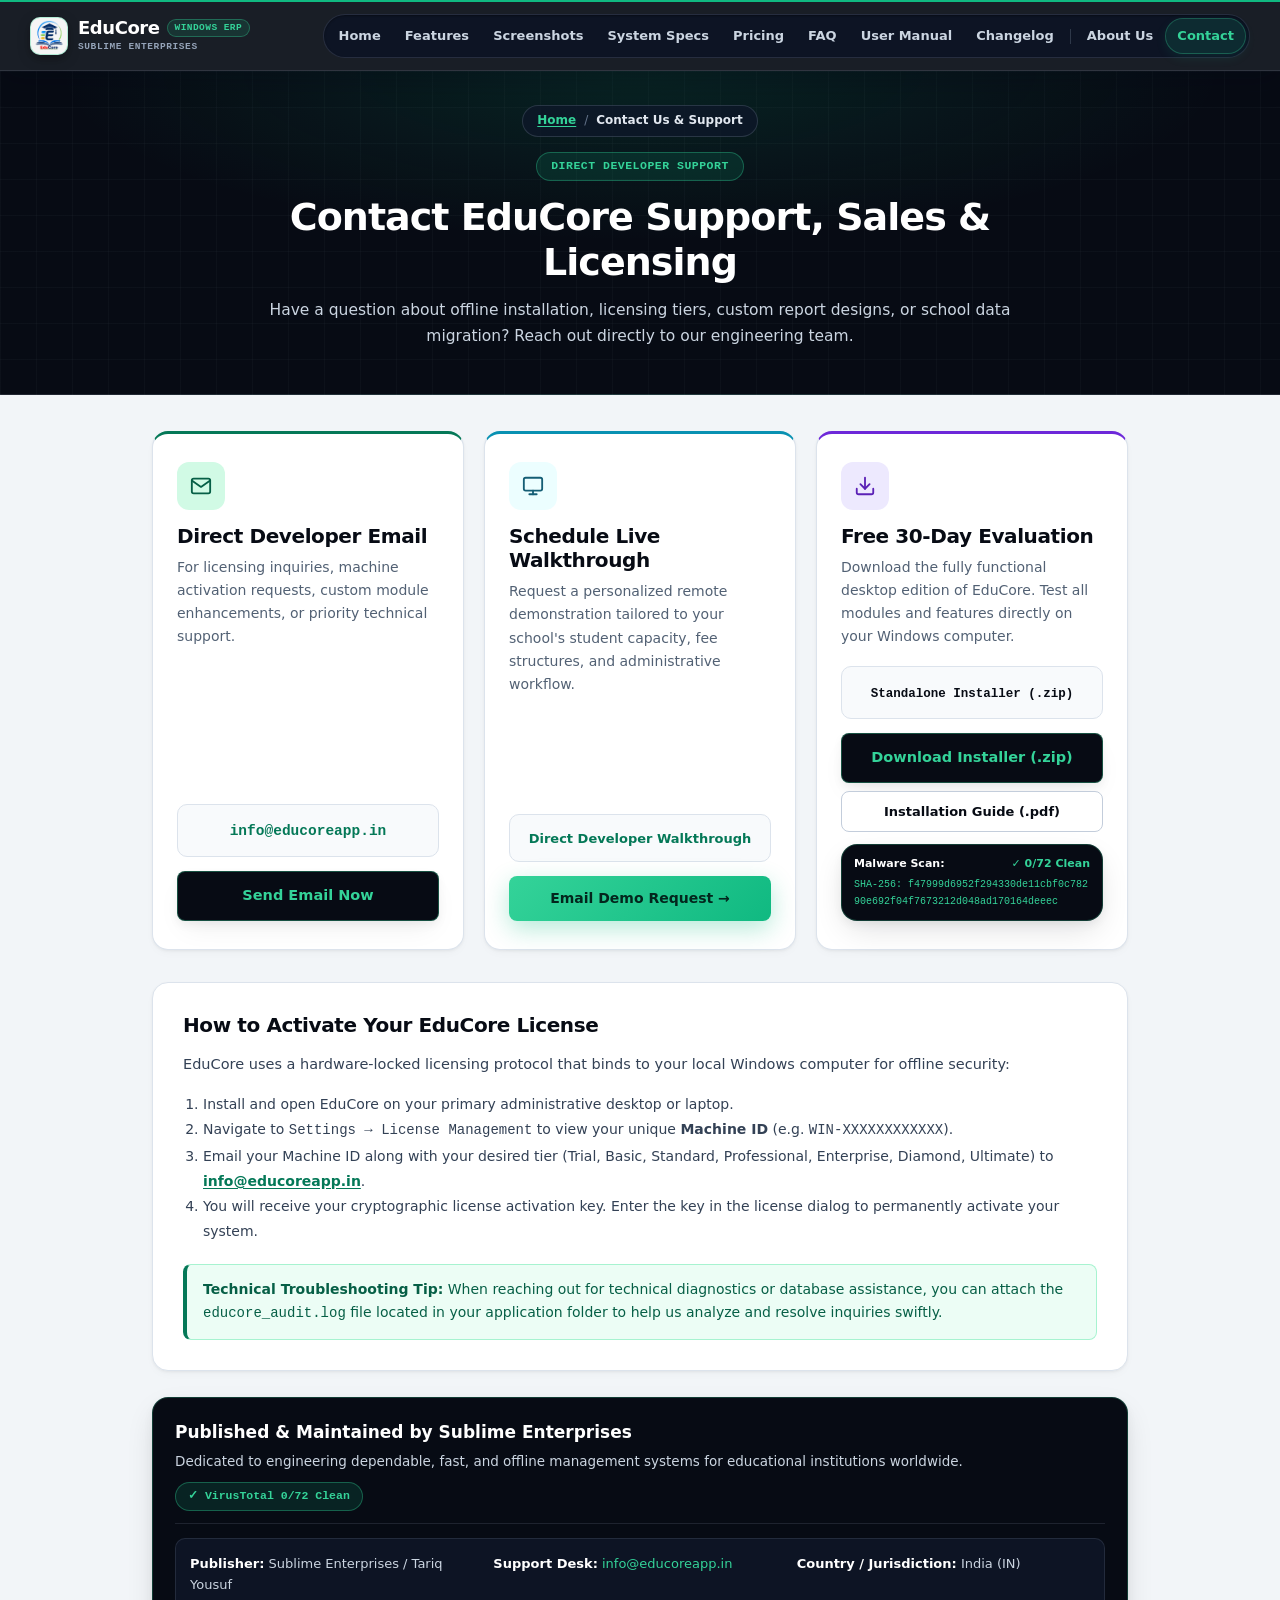
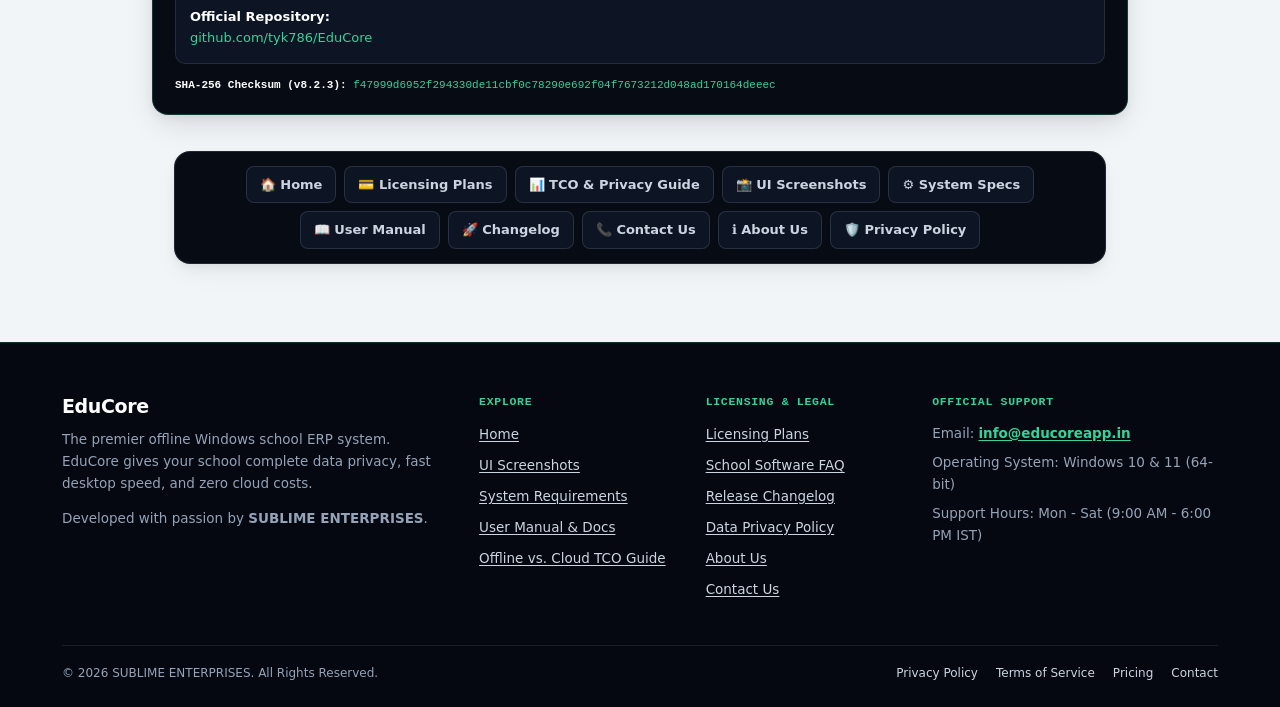
<file: contact-us.html>
<!DOCTYPE html>
<html lang="en">
<head>
  <meta charset="UTF-8">
  <meta name="viewport" content="width=device-width, initial-scale=1.0">
  <link rel="canonical" href="https://educoreapp.in/contact-us.html">
  <link rel="sitemap" type="application/xml" title="Sitemap" href="https://educoreapp.in/sitemap.xml">

  <title>Contact EduCore Support, Sales &amp; Licensing — SUBLIME ENTERPRISES</title>
  <meta name="description" content="Get in touch with the EduCore team at SUBLIME ENTERPRISES for license activation, live product demos, technical support, and feature inquiries.">
  <meta name="keywords" content="contact EduCore, school software support, EduCore license activation, SUBLIME ENTERPRISES contact, school ERP demo">
  <meta name="author" content="SUBLIME ENTERPRISES">
  <meta name="robots" content="index, follow">

  <!-- Open Graph / Social Media -->
  <meta property="og:type" content="website">
  <meta property="og:title" content="Contact EduCore Support &amp; Sales">
  <meta property="og:description" content="Reach out to SUBLIME ENTERPRISES for EduCore license activation, demos, and support.">
  <meta property="og:image" content="https://educoreapp.in/assets/img/logo.png">

  <!-- Twitter Card -->
  <meta name="twitter:card" content="summary_large_image">
  <meta name="twitter:title" content="Contact EduCore Support &amp; Sales">
  <meta name="twitter:description" content="Reach out directly for license activation, custom demo walkthroughs, and technical support.">
  <meta name="twitter:image" content="https://educoreapp.in/assets/img/logo.png">
  <!-- Favicon & Mobile Web App Icons -->
  <link rel="apple-touch-icon" sizes="180x180" href="assets/favicon/apple-touch-icon.png">
  <link rel="icon" type="image/png" sizes="32x32" href="assets/favicon/favicon-32x32.png">
  <link rel="icon" type="image/png" sizes="16x16" href="assets/favicon/favicon-16x16.png">
  <link rel="shortcut icon" href="favicon.ico">
  <link rel="manifest" href="assets/favicon/site.webmanifest">
  <meta name="theme-color" content="#070b14">

  <link rel="preload" href="assets/css/shared.min.css" as="style">
  <link rel="stylesheet" href="assets/css/shared.min.css">

  <!-- Schema.org JSON-LD -->
  <script type="application/ld+json">
  {
    "@context": "https://schema.org",
    "@graph": [
      {
        "@type": "BreadcrumbList",
        "itemListElement": [
          {
            "@type": "ListItem",
            "position": 1,
            "name": "Home",
            "item": "https://educoreapp.in/"
          },
          {
            "@type": "ListItem",
            "position": 2,
            "name": "Contact Us",
            "item": "https://educoreapp.in/contact-us.html"
          }
        ]
      },
      {
        "@type": "ContactPage",
        "@id": "https://educoreapp.in/contact-us.html#contactpage",
        "name": "Contact EduCore Support, Sales & Licensing",
        "description": "Get in touch with the EduCore team at SUBLIME ENTERPRISES for license activation, live product demos, technical support, and feature inquiries.",
        "mainEntity": {
          "@type": "Organization",
          "@id": "https://educoreapp.in/#organization",
          "name": "SUBLIME ENTERPRISES",
          "url": "https://educoreapp.in/",
          "logo": "https://educoreapp.in/assets/img/logo.webp",
          "email": "info@educoreapp.in",
          "sameAs": [
            "https://github.com/tyk786/EduCore"
          ],
          "contactPoint": [
            {
              "@type": "ContactPoint",
              "contactType": "Customer Support",
              "email": "info@educoreapp.in",
              "availableLanguage": ["English", "Hindi", "Urdu"]
            },
            {
              "@type": "ContactPoint",
              "contactType": "Sales & Licensing",
              "email": "info@educoreapp.in",
              "availableLanguage": ["English", "Hindi", "Urdu"]
            }
          ]
        }
      }
    ]
  }
  </script>

  <style>
    /* Subpage styling unified via shared.css Obsidian Command system */
  </style>
    <!-- Google tag (gtag.js) - Google Analytics 4 -->
  <script async src="https://www.googletagmanager.com/gtag/js?id=G-STDN5C3C2P"></script>
  <script>
    window.dataLayer = window.dataLayer || [];
    function gtag(){dataLayer.push(arguments);}
    gtag('js', new Date());

    gtag('config', 'G-STDN5C3C2P');
  </script>
</head>
<body>
  <a href="#main-content" class="ec-skip-link">Skip to main content</a>

  <!-- Top Sticky Navigation Bar -->
    <!-- Top Sticky Navigation Bar -->
    <!-- Top Sticky Navigation Bar -->
  <header class="ec-top-header">
    <div class="ec-nav-container">
      <a href="https://educoreapp.in/" class="ec-brand-logo">
        <picture><source srcset="assets/img/logo-nav.webp" type="image/webp"><img src="assets/img/logo-nav.webp" alt="EduCore Logo" width="38" height="38" loading="eager" decoding="async"></picture>
        <div class="ec-brand-text">
          <div class="ec-brand-name">EduCore <span class="ec-brand-badge">Windows ERP</span></div>
          <div class="ec-brand-tagline">SUBLIME ENTERPRISES</div>
        </div>
      </a>

      <nav class="ec-desktop-nav" aria-label="Main Navigation">
        <a href="https://educoreapp.in/" class="ec-nav-item">Home</a>
        <a href="https://educoreapp.in/#features" class="ec-nav-item">Features</a>
        <a href="screenshots.html" class="ec-nav-item">Screenshots</a>
        <a href="system-requirements.html" class="ec-nav-item">System Specs</a>
        <a href="licensing.html" class="ec-nav-item">Pricing</a>
        <a href="school-management-software-faq.html" class="ec-nav-item">FAQ</a>
        <a href="help-support.html" class="ec-nav-item">User Manual</a>
        <a href="changelog.html" class="ec-nav-item">Changelog</a>
        <span class="ec-nav-divider" aria-hidden="true"></span>
        <a href="about-us.html" class="ec-nav-item">About Us</a>
        <a href="contact-us.html" class="ec-nav-item active">Contact</a>
      </nav>

      <button class="ec-mobile-toggle" aria-label="Toggle Navigation Menu">☰</button>
    </div>

    <div class="ec-mobile-menu">
      <a href="https://educoreapp.in/" class="">🏠 Home</a>
      <a href="https://educoreapp.in/#features">⚡ Features &amp; Modules</a>
      <a href="screenshots.html" class="">📸 UI Screenshots</a>
      <a href="system-requirements.html" class="">⚙️ System Requirements</a>
      <a href="licensing.html" class="">💳 Pricing &amp; Licensing</a>
      <a href="offline-vs-cloud-school-erp-tco-guide.html" class="">📊 Offline vs. Cloud TCO Guide</a>
      <a href="school-management-software-faq.html" class="">❓ FAQ &amp; Guide</a>
      <a href="help-support.html" class="">📖 User Manual &amp; Docs</a>
      <a href="changelog.html" class="">🚀 Release Changelog</a>
      <a href="about-us.html" class="">ℹ️ About Us</a>
      <a href="contact-us.html" class="active">📞 Contact Support</a>
      <a href="privacy-policy.html" class="">🛡️ Privacy Policy</a>
    </div>
  </header>

  <main id="main-content">
    <section class="ec-subpage-hero">
      <div class="ec-subpage-hero-inner">
        <nav class="ec-breadcrumbs" aria-label="Breadcrumb">
          <ol>
            <li><a href="/">Home</a></li>
            <li aria-current="page">Contact Us &amp; Support</li>
          </ol>
        </nav>
        <span class="ec-pill-badge">Direct Developer Support</span>
        <h1>Contact EduCore Support, Sales &amp; Licensing</h1>
        <p>
          Have a question about offline installation, licensing tiers, custom report designs, or school data migration? Reach out directly to our engineering team.
        </p>
      </div>
    </section>

    <div class="ec-contact-wrap">

      <!--3 Action Cards-->
      <div class="ec-contact-grid" style="margin-bottom: 32px;">

        <!--Card 1: Direct Email-->
        <div class="ec-contact-card" style="border-top: 3px solid var(--ec-emerald-deep);">
          <div>
            <div class="ec-icon-bubble ec-icon-emerald">
              <svg width="22" height="22" viewBox="0 0 24 24" fill="none" stroke="currentColor" stroke-width="2" stroke-linecap="round" stroke-linejoin="round"><path d="M4 4h16c1.1 0 2 .9 2 2v12c0 1.1-.9 2-2 2H4c-1.1 0-2-.9-2-2V6c0-1.1.9-2 2-2z"></path><polyline points="22,6 12,13 2,6"></polyline></svg>
            </div>
            <h2 style="color: var(--ec-ink); font-size: 20px; font-weight: 800; margin: 0 0 8px;">Direct Developer Email</h2>
            <p style="color: var(--ec-ink-muted); font-size: 14px; margin: 0 0 18px;">
              For licensing inquiries, machine activation requests, custom module enhancements, or priority technical support.
            </p>
          </div>
          <div>
            <div style="background: var(--ec-surface-subtle); border-radius: 10px; border: 1px solid var(--ec-border); margin-bottom: 14px; padding: 12px; text-align: center;">
              <strong style="color: var(--ec-emerald-deep); font-family: var(--ec-mono); font-size: 14.5px;">info@educoreapp.in</strong>
            </div>
            <a href="mailto:info@educoreapp.in" class="ec-btn-solid" style="display: block; text-align: center; width: 100%;">
              Send Email Now
            </a>
          </div>
        </div>

        <!--Card 2: Direct Demo Walkthrough-->
        <div class="ec-contact-card" style="border-top: 3px solid var(--ec-cyan);">
          <div>
            <div class="ec-icon-bubble ec-icon-cyan">
              <svg width="22" height="22" viewBox="0 0 24 24" fill="none" stroke="currentColor" stroke-width="2" stroke-linecap="round" stroke-linejoin="round"><rect x="2" y="3" width="20" height="14" rx="2" ry="2"></rect><line x1="8" y1="21" x2="16" y2="21"></line><line x1="12" y1="17" x2="12" y2="21"></line></svg>
            </div>
            <h2 style="color: var(--ec-ink); font-size: 20px; font-weight: 800; margin: 0 0 8px;">Schedule Live Walkthrough</h2>
            <p style="color: var(--ec-ink-muted); font-size: 14px; margin: 0 0 18px;">
              Request a personalized remote demonstration tailored to your school's student capacity, fee structures, and administrative workflow.
            </p>
          </div>
          <div>
            <div style="background: var(--ec-surface-subtle); border-radius: 10px; border: 1px solid var(--ec-border); margin-bottom: 14px; padding: 10px 12px; text-align: center;">
              <span style="color: var(--ec-emerald-deep); font-size: 13px; font-weight: 700;">Direct Developer Walkthrough</span>
            </div>
            <a href="mailto:info@educoreapp.in?subject=EduCore%20Institutional%20Demo%20Request" class="ec-btn-primary" style="display: block; text-align: center; width: 100%;">
              Email Demo Request →
            </a>
          </div>
        </div>

        <!--Card 3: Free Trial Download-->
        <div class="ec-contact-card" style="border-top: 3px solid var(--ec-violet);">
          <div>
            <div class="ec-icon-bubble ec-icon-purple">
              <svg width="22" height="22" viewBox="0 0 24 24" fill="none" stroke="currentColor" stroke-width="2" stroke-linecap="round" stroke-linejoin="round"><path d="M21 15v4a2 2 0 0 1-2 2H5a2 2 0 0 1-2-2v-4"></path><polyline points="7 10 12 15 17 10"></polyline><line x1="12" y1="15" x2="12" y2="3"></line></svg>
            </div>
            <h2 style="color: var(--ec-ink); font-size: 20px; font-weight: 800; margin: 0 0 8px;">Free 30-Day Evaluation</h2>
            <p style="color: var(--ec-ink-muted); font-size: 14px; margin: 0 0 18px;">
              Download the fully functional desktop edition of EduCore. Test all modules and features directly on your Windows computer.
            </p>
          </div>
          <div>
            <div style="background: var(--ec-surface-subtle); border-radius: 10px; border: 1px solid var(--ec-border); margin-bottom: 14px; padding: 12px; text-align: center;">
              <span style="color: var(--ec-ink); font-family: var(--ec-mono); font-size: 12.5px; font-weight: 700;">Standalone Installer (.zip)</span>
            </div>
            <div style="display: flex; gap: 8px; flex-direction: column;">
              <a href="https://github.com/tyk786/EduCore/releases/download/8.2.3/Setup_EduCore_App.zip" class="ec-btn-solid" style="display: block; text-align: center; width: 100%;" target="_blank">
                Download Installer (.zip)
              </a>
              <a href="assets/EduCore_Installation_Guide.pdf" class="ec-btn-outline" style="display: block; text-align: center; width: 100%; padding: 9px; font-size: 13px;" target="_blank" download>
                Installation Guide (.pdf)
              </a>
            </div>

            <div class="ec-vault-panel" style="margin-top: 12px; padding: 10px 12px; font-size: 11px;">
              <div style="display: flex; align-items: center; justify-content: space-between; margin-bottom: 4px;">
                <strong style="color: #ffffff;">Malware Scan:</strong>
                <a href="https://www.virustotal.com/gui/file/f47999d6952f294330de11cbf0c78290e692f04f7673212d048ad170164deeec" target="_blank" rel="noopener noreferrer" style="color: var(--ec-emerald-bright); font-weight: 700; text-decoration: none;">✓ 0/72 Clean</a>
              </div>
              <div class="ec-vault-hash" style="font-size: 10px;">
                SHA-256: f47999d6952f294330de11cbf0c78290e692f04f7673212d048ad170164deeec
              </div>
            </div>
          </div>
        </div>

      </div>

      <!--Operational Info & License Activation Guidance-->
      <div class="ec-info-card">
        <h2 style="color: var(--ec-ink); font-size: 20px; font-weight: 800; margin: 0 0 14px;">How to Activate Your EduCore License</h2>
        <p style="color: var(--ec-ink-body); font-size: 14.5px; line-height: 1.7; margin: 0 0 16px;">
          EduCore uses a hardware-locked licensing protocol that binds to your local Windows computer for offline security:
        </p>
        <ol style="color: var(--ec-ink-body); font-size: 14px; line-height: 1.8; margin: 0 0 20px; padding-left: 20px;">
          <li>Install and open EduCore on your primary administrative desktop or laptop.</li>
          <li>Navigate to <code>Settings → License Management</code> to view your unique <strong>Machine ID</strong> (e.g. <code>WIN-XXXXXXXXXXXX</code>).</li>
          <li>Email your Machine ID along with your desired tier (Trial, Basic, Standard, Professional, Enterprise, Diamond, Ultimate) to <a href="mailto:info@educoreapp.in" style="color: var(--ec-emerald-deep); font-weight: 700;">info@educoreapp.in</a>.</li>
          <li>You will receive your cryptographic license activation key. Enter the key in the license dialog to permanently activate your system.</li>
        </ol>
        <div class="ec-callout">
          <strong>Technical Troubleshooting Tip:</strong> When reaching out for technical diagnostics or database assistance, you can attach the <code>educore_audit.log</code> file located in your application folder to help us analyze and resolve inquiries swiftly.
        </div>
      </div>

      <!--Developer Attribution & Verified Publisher Obsidian Vault Banner-->
      <section class="ec-vault-panel" style="margin-bottom: 30px;">
        <div class="ec-vault-head">
          <div>
            <div style="color: #ffffff; font-size: 17px; font-weight: 800;">Published &amp; Maintained by Sublime Enterprises</div>
            <p style="color: #cbd5e1; font-size: 13.5px; margin: 4px 0 0;">Dedicated to engineering dependable, fast, and offline management systems for educational institutions worldwide.</p>
          </div>
          <a href="https://www.virustotal.com/gui/file/f47999d6952f294330de11cbf0c78290e692f04f7673212d048ad170164deeec" target="_blank" rel="noopener noreferrer" class="ec-vt-pill">
            ✓ VirusTotal 0/72 Clean
          </a>
        </div>
        <div style="display: grid; grid-template-columns: repeat(auto-fit, minmax(240px, 1fr)); gap: 10px; font-size: 13px; color: #cbd5e1; background: #0d1424; border-radius: 10px; padding: 14px; border: 1px solid rgba(148, 163, 184, 0.16);">
          <div><strong style="color: #ffffff;">Publisher:</strong> Sublime Enterprises / Tariq Yousuf</div>
          <div><strong style="color: #ffffff;">Support Desk:</strong> <a href="mailto:info@educoreapp.in" style="color: var(--ec-emerald-bright); text-decoration: none;">info@educoreapp.in</a></div>
          <div><strong style="color: #ffffff;">Country / Jurisdiction:</strong> India (IN)</div>
          <div><strong style="color: #ffffff;">Official Repository:</strong> <a href="https://github.com/tyk786/EduCore" target="_blank" rel="noopener noreferrer" style="color: var(--ec-emerald-bright); text-decoration: none;">github.com/tyk786/EduCore</a></div>
        </div>
        <div class="ec-vault-hash" style="margin-top: 12px;">
          <strong style="color: #ffffff;">SHA-256 Checksum (v8.2.3):</strong> f47999d6952f294330de11cbf0c78290e692f04f7673212d048ad170164deeec
        </div>
      </section>

      <!--Universal Site Navigation Bar-->
      <nav aria-label="EduCore Navigation Menu" class="ec-site-nav">
        <div class="ec-nav-inner">
          <a class="ec-nav-link" href="/">🏠 Home</a>
          <a class="ec-nav-link" href="licensing.html">💳 Licensing Plans</a>
          <a class="ec-nav-link" href="offline-vs-cloud-school-erp-tco-guide.html">📊 TCO &amp; Privacy Guide</a>
          <a class="ec-nav-link" href="screenshots.html">📸 UI Screenshots</a>
          <a class="ec-nav-link" href="system-requirements.html">⚙️ System Specs</a>
          <a class="ec-nav-link" href="help-support.html">📖 User Manual</a>
          <a class="ec-nav-link" href="changelog.html">🚀 Changelog</a>
          <a class="ec-nav-link" href="contact-us.html">📞 Contact Us</a>
          <a class="ec-nav-link" href="about-us.html">ℹ️ About Us</a>
          <a class="ec-nav-link" href="privacy-policy.html">🛡️ Privacy Policy</a>
        </div>
      </nav>

    </div>
  </main>

  <!-- Enterprise Footer -->
    <!--================= FOOTER =================-->
    <!--================= FOOTER =================-->
  <footer class="ec-footer">
    <div class="ec-footer-container">
      <div class="ec-footer-grid">
        <div class="ec-footer-brand">
          <h3>EduCore</h3>
          <p>The premier offline Windows school ERP system. EduCore gives your school complete data privacy, fast desktop speed, and zero cloud costs.</p>
          <p>Developed with passion by <strong>SUBLIME ENTERPRISES</strong>.</p>
        </div>

        <div class="ec-footer-col">
          <h4>Explore</h4>
          <ul class="ec-footer-links">
            <li><a href="https://educoreapp.in/">Home</a></li>
            <li><a href="screenshots.html">UI Screenshots</a></li>
            <li><a href="system-requirements.html">System Requirements</a></li>
            <li><a href="help-support.html">User Manual &amp; Docs</a></li>
            <li><a href="offline-vs-cloud-school-erp-tco-guide.html">Offline vs. Cloud TCO Guide</a></li>
          </ul>
        </div>

        <div class="ec-footer-col">
          <h4>Licensing &amp; Legal</h4>
          <ul class="ec-footer-links">
            <li><a href="licensing.html">Licensing Plans</a></li>
            <li><a href="school-management-software-faq.html">School Software FAQ</a></li>
            <li><a href="changelog.html">Release Changelog</a></li>
            <li><a href="privacy-policy.html">Data Privacy Policy</a></li>
            <li><a href="about-us.html">About Us</a></li>
            <li><a href="contact-us.html">Contact Us</a></li>
          </ul>
        </div>

        <div class="ec-footer-col ec-footer-contact">
          <h4>Official Support</h4>
          <p>Email: <a href="mailto:info@educoreapp.in">info@educoreapp.in</a></p>
          <p>Operating System: Windows 10 &amp; 11 (64-bit)</p>
          <p>Support Hours: Mon - Sat (9:00 AM - 6:00 PM IST)</p>
        </div>
      </div>

      <div class="ec-footer-bottom">
        <div>© 2026 SUBLIME ENTERPRISES. All Rights Reserved.</div>
        <div class="ec-footer-bottom-links">
          <a href="privacy-policy.html">Privacy Policy</a>
          <a href="EULA.txt" target="_blank">Terms of Service</a>
          <a href="licensing.html">Pricing</a>
          <a href="contact-us.html">Contact</a>
        </div>
      </div>
    </div>
  </footer>

  <script defer src="assets/js/main.js"></script>
</body>
</html>
</file>
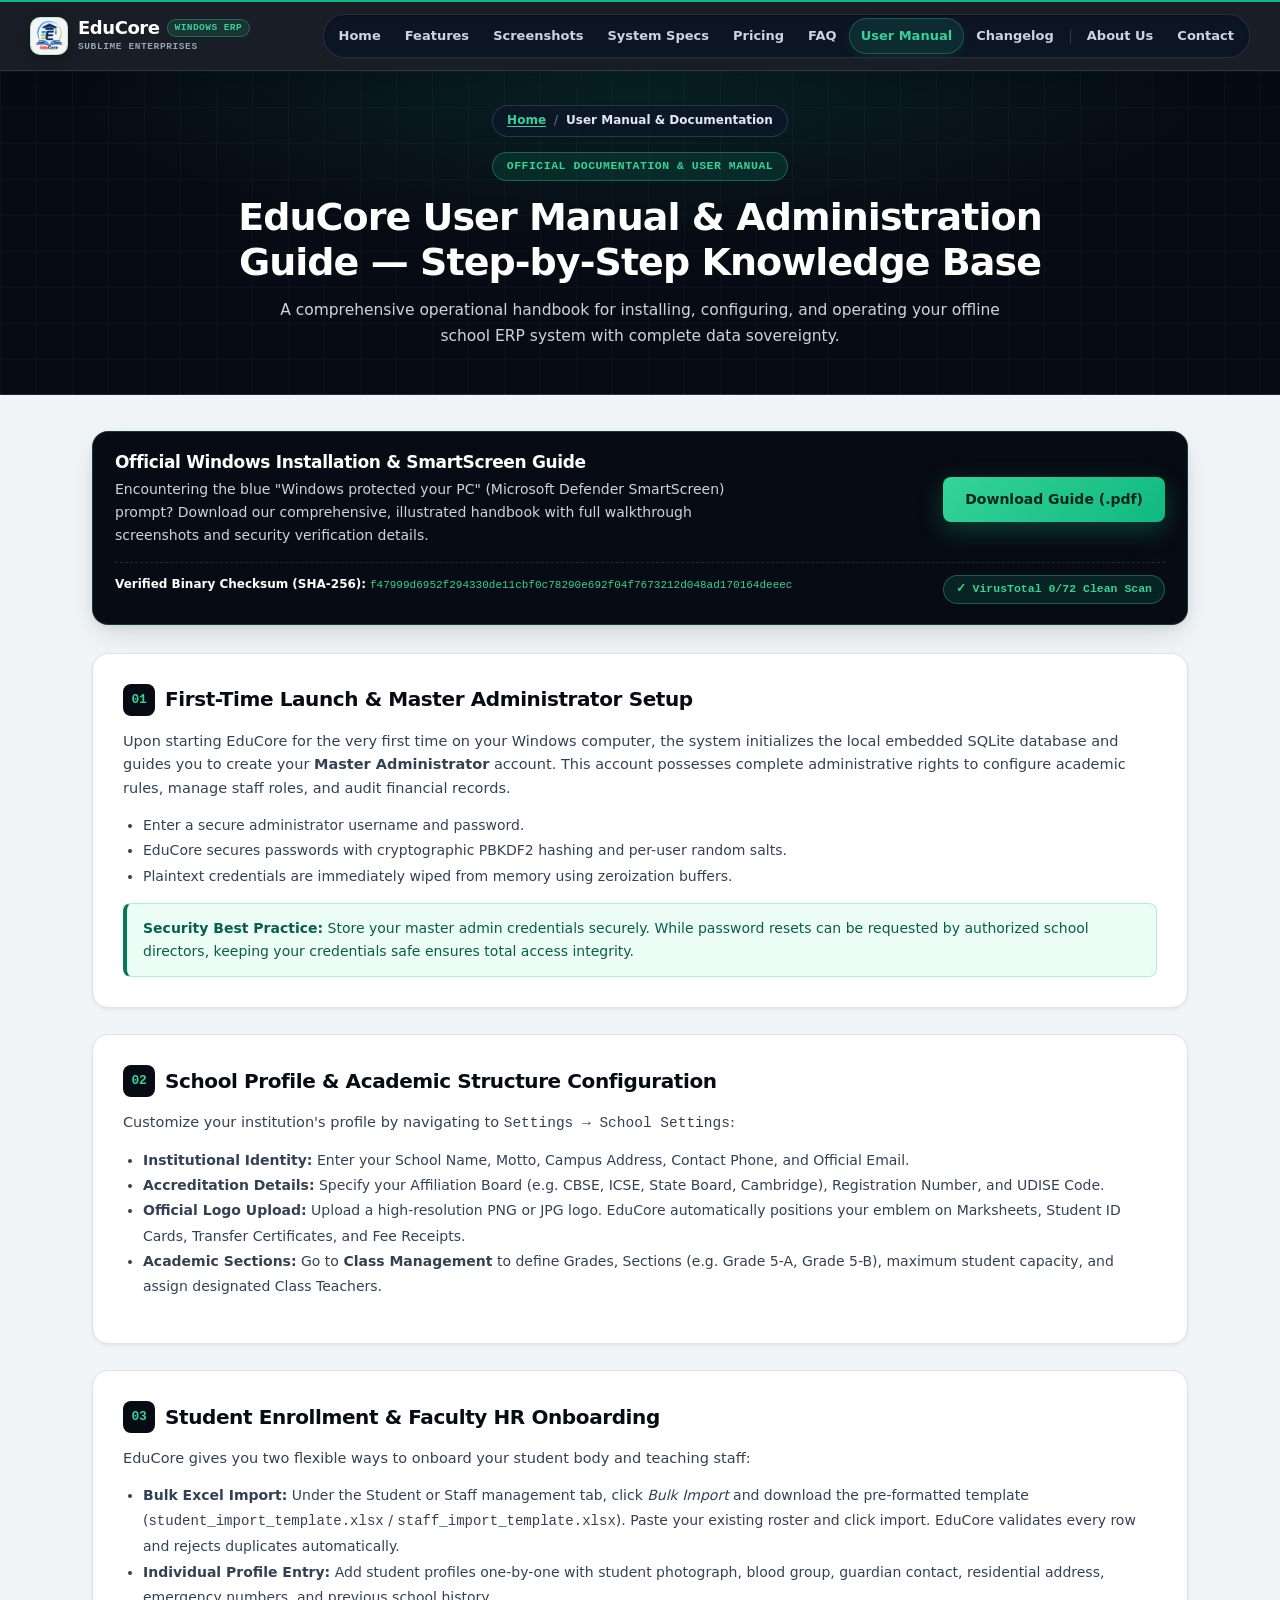
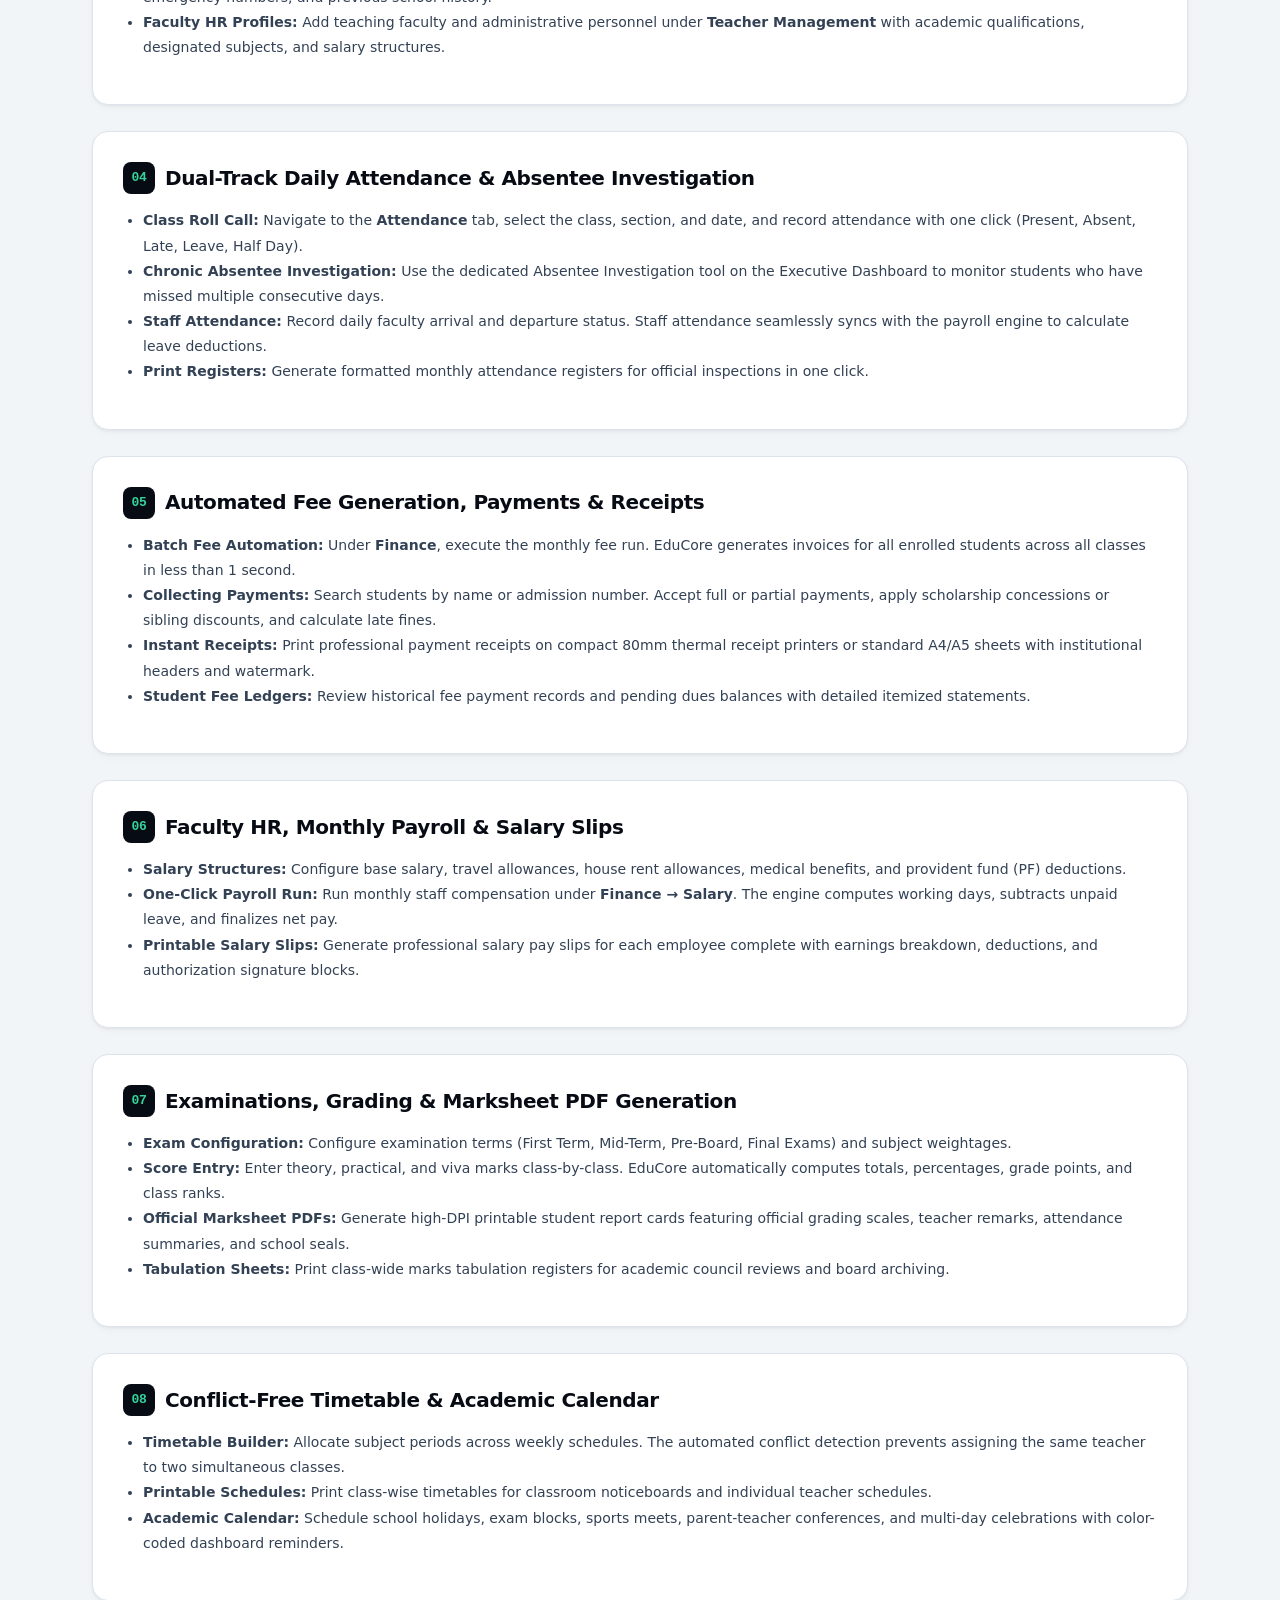
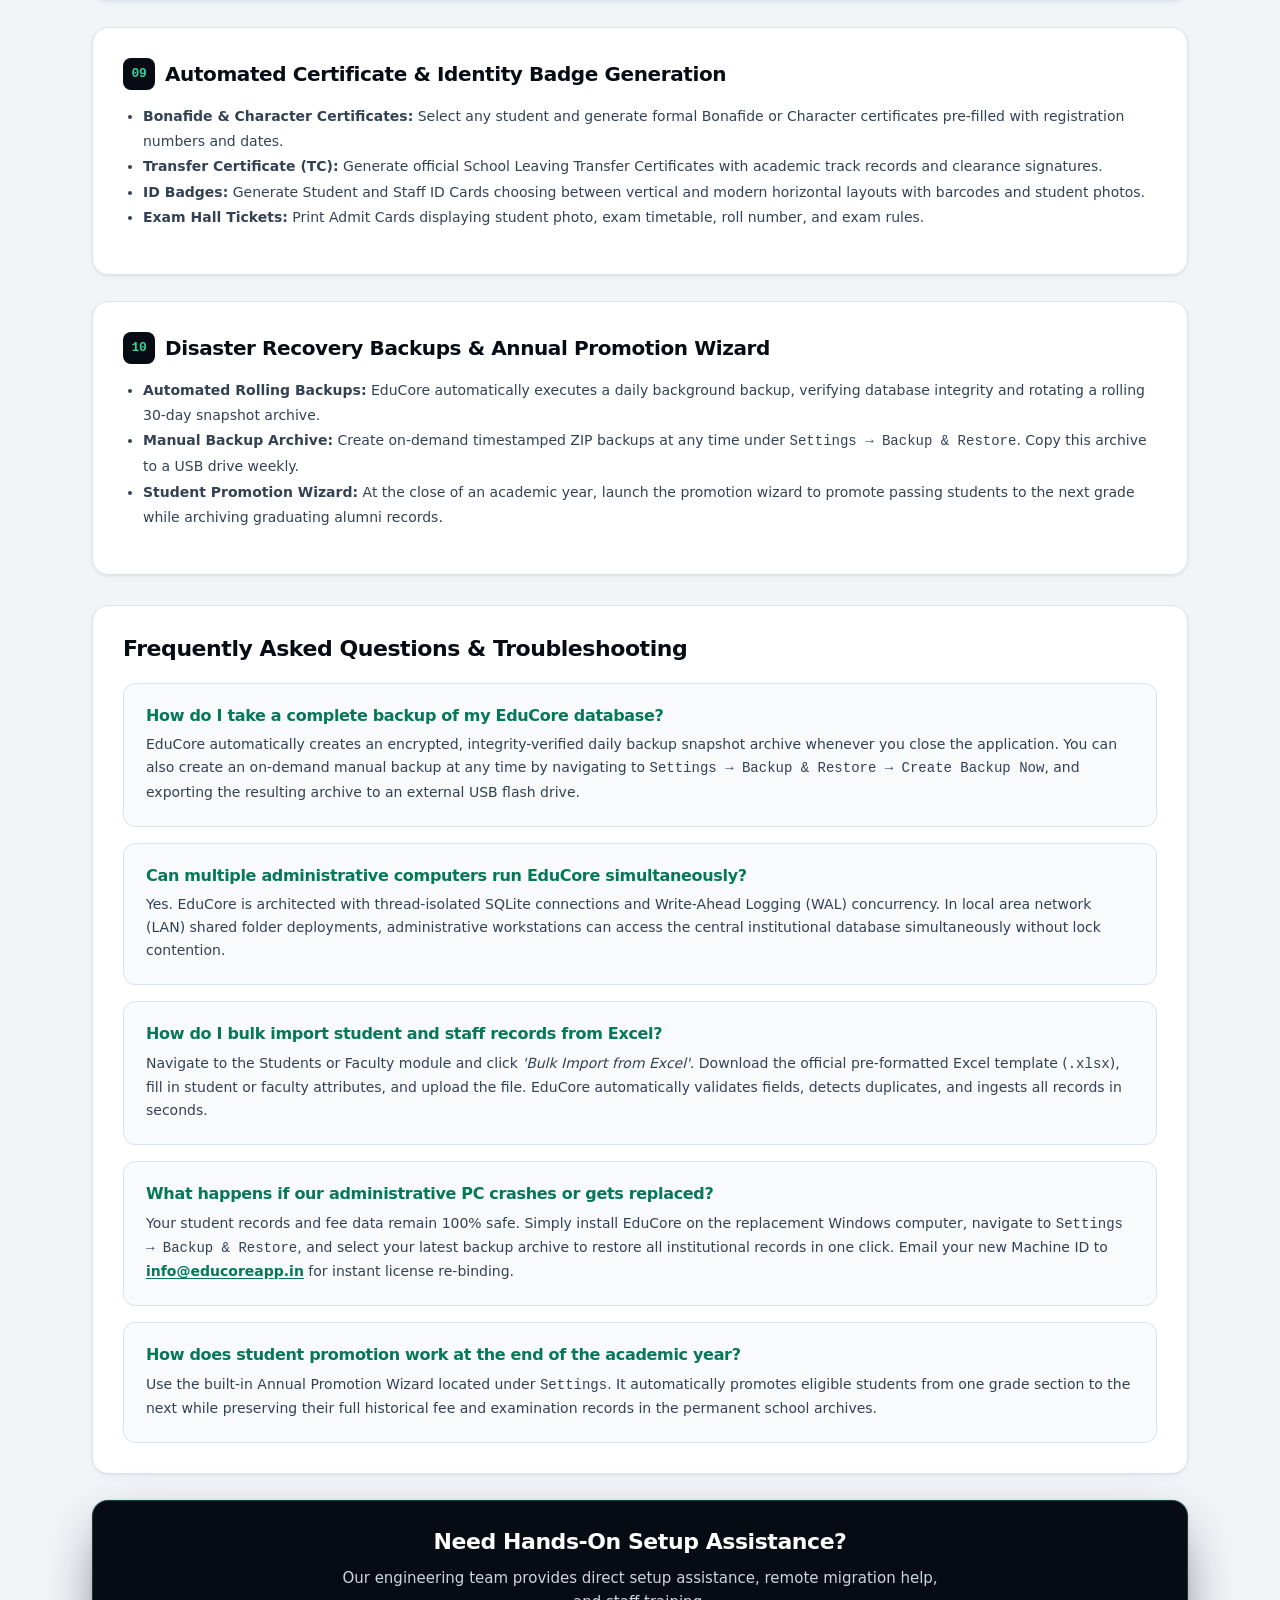
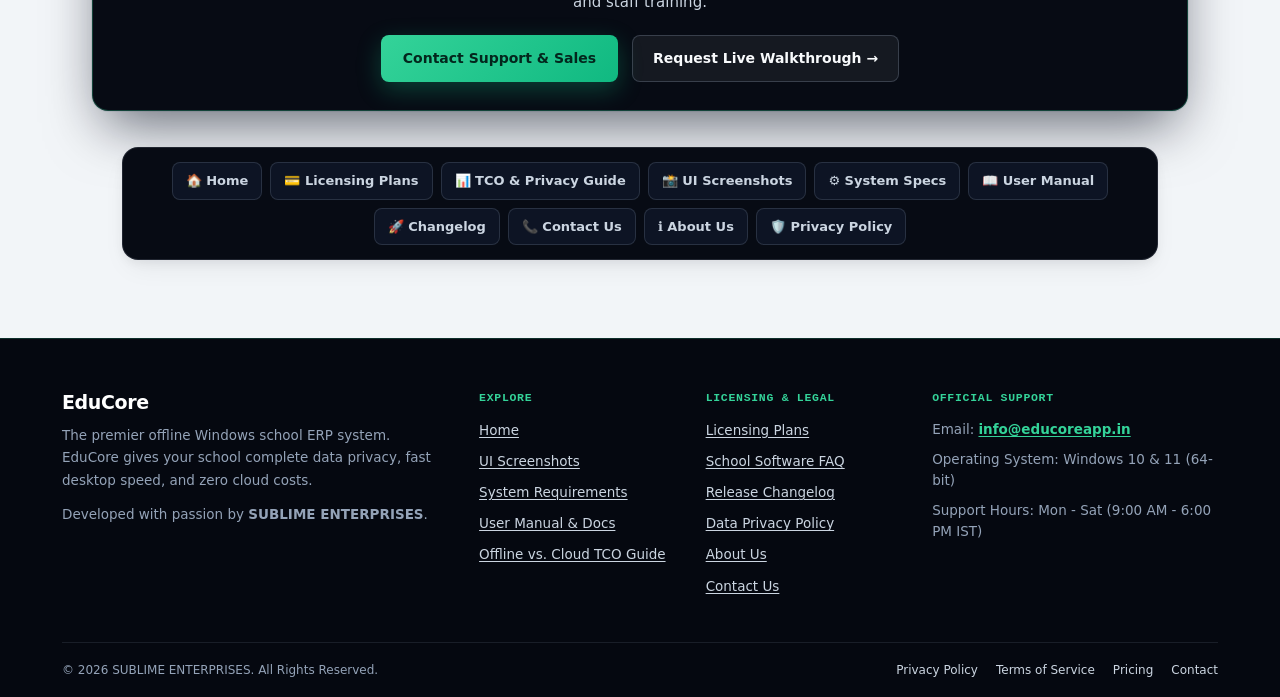
<file: help-support.html>
<!DOCTYPE html>
<html lang="en">
<head>
  <meta charset="UTF-8">
  <meta name="viewport" content="width=device-width, initial-scale=1.0">
  <link rel="canonical" href="https://educoreapp.in/help-support.html">
  <link rel="sitemap" type="application/xml" title="Sitemap" href="https://educoreapp.in/sitemap.xml">

  <title>EduCore User Manual &amp; Administration Guide — Step-by-Step Knowledge Base</title>
  <meta name="description" content="Official user manual and documentation for EduCore offline school management ERP. Step-by-step guides for admissions, attendance, fees, payroll, exams, and disaster recovery.">
  <meta name="keywords" content="school management software manual, school ERP guide, how to use EduCore, student attendance tutorial, school fee setup guide, report card setup, EduCore docs">
  <meta name="author" content="SUBLIME ENTERPRISES">
  <meta name="robots" content="index, follow">

  <!-- Open Graph / Social Media -->
  <meta property="og:type" content="article">
  <meta property="og:title" content="EduCore User Manual &amp; Administration Guide">
  <meta property="og:description" content="Step-by-step operational handbook for installing, configuring, and operating EduCore offline school ERP system.">
  <meta property="og:image" content="https://educoreapp.in/assets/img/logo.png">

  <!-- Twitter Card -->
  <meta name="twitter:card" content="summary_large_image">
  <meta name="twitter:title" content="EduCore User Manual &amp; Administration Guide">
  <meta name="twitter:description" content="Complete documentation and administration guide for EduCore offline school software.">
  <meta name="twitter:image" content="https://educoreapp.in/assets/img/logo.png">
  <!-- Favicon & Mobile Web App Icons -->
  <link rel="apple-touch-icon" sizes="180x180" href="assets/favicon/apple-touch-icon.png">
  <link rel="icon" type="image/png" sizes="32x32" href="assets/favicon/favicon-32x32.png">
  <link rel="icon" type="image/png" sizes="16x16" href="assets/favicon/favicon-16x16.png">
  <link rel="shortcut icon" href="favicon.ico">
  <link rel="manifest" href="assets/favicon/site.webmanifest">
  <meta name="theme-color" content="#070b14">

  <link rel="preload" href="assets/css/shared.min.css" as="style">
  <link rel="stylesheet" href="assets/css/shared.min.css">

  <!-- Schema.org JSON-LD -->
  <script type="application/ld+json">
  {
    "@context": "https://schema.org",
    "@graph": [
      {
        "@type": "BreadcrumbList",
        "itemListElement": [
          {
            "@type": "ListItem",
            "position": 1,
            "name": "Home",
            "item": "https://educoreapp.in/"
          },
          {
            "@type": "ListItem",
            "position": 2,
            "name": "User Manual & Knowledge Base",
            "item": "https://educoreapp.in/help-support.html"
          }
        ]
      },
      {
        "@type": "TechArticle",
        "@id": "https://educoreapp.in/help-support.html#techarticle",
        "headline": "EduCore School Management Software Official User Manual & Administration Guide",
        "description": "Comprehensive step-by-step documentation for installing, configuring, and managing student records, attendance, fees, payroll, exams, and backups in EduCore.",
        "author": {
          "@type": "Organization",
          "name": "SUBLIME ENTERPRISES",
          "url": "https://educoreapp.in/",
          "email": "info@educoreapp.in"
        },
        "publisher": {
          "@type": "Organization",
          "name": "SUBLIME ENTERPRISES",
          "url": "https://educoreapp.in/",
          "email": "info@educoreapp.in"
        }
      },
      {
        "@type": "HowTo",
        "name": "How to Set Up and Operate EduCore School Management ERP",
        "description": "A comprehensive operational guide for school administrators covering initial setup, attendance, fees, exams, payroll, and disaster recovery.",
        "step": [
          {
            "@type": "HowToStep",
            "name": "Step 1: First-Time Launch & Master Admin Setup",
            "text": "Initialize your secure Master Administrator account with encrypted credentials upon first launch."
          },
          {
            "@type": "HowToStep",
            "name": "Step 2: School Profile & Academic Structure Configuration",
            "text": "Configure institutional identity, upload your official logo, specify board affiliation and UDISE code, and define grades and sections."
          },
          {
            "@type": "HowToStep",
            "name": "Step 3: Student Enrollment & Faculty HR Onboarding",
            "text": "Import existing student and teacher records via pre-formatted Excel templates or enter profiles individually."
          },
          {
            "@type": "HowToStep",
            "name": "Step 4: Dual-Track Daily Attendance & Absentee Investigation",
            "text": "Conduct daily roll call for students and teachers, investigate chronic absentees, and print monthly registers."
          },
          {
            "@type": "HowToStep",
            "name": "Step 5: Automated Fee Generation, Payments & Receipts",
            "text": "Generate monthly batch fee dues in seconds, record partial or full fee payments, apply concessions, and print thermal or standard receipts."
          },
          {
            "@type": "HowToStep",
            "name": "Step 6: Faculty HR, Monthly Payroll & Salary Slips",
            "text": "Configure salary allowances and deductions, execute 1-click monthly payroll runs, and print watermarked salary slips."
          },
          {
            "@type": "HowToStep",
            "name": "Step 7: Examinations, Grading & Marksheet PDF Generation",
            "text": "Configure terms and subjects, record test scores, and instantly generate high-DPI official student report cards."
          },
          {
            "@type": "HowToStep",
            "name": "Step 8: Conflict-Free Timetable & Academic Calendar",
            "text": "Build weekly period schedules with automated teacher collision prevention and maintain a color-coded events calendar."
          },
          {
            "@type": "HowToStep",
            "name": "Step 9: Automated Certificate & Identity Badge Generation",
            "text": "Print official School Leaving Transfer Certificates (TC), Bonafide certificates, Character certificates, and student/staff ID cards."
          },
          {
            "@type": "HowToStep",
            "name": "Step 10: Disaster Recovery Backups & Annual Promotion Wizard",
            "text": "Utilize automated rolling daily backups with 30-day retention and execute the annual student promotion wizard at session end."
          }
        ]
      },
      {
        "@type": "FAQPage",
        "@id": "https://educoreapp.in/help-support.html#faq",
        "mainEntity": [
          {
            "@type": "Question",
            "name": "How do I take a complete backup of my EduCore database?",
            "acceptedAnswer": {
              "@type": "Answer",
              "text": "EduCore automatically creates an encrypted, integrity-verified daily backup snapshot archive whenever you close the application. You can also create an on-demand manual backup at any time by navigating to Settings → Backup & Restore → Create Backup Now, and exporting the resulting archive to an external USB flash drive."
            }
          },
          {
            "@type": "Question",
            "name": "Can multiple administrative computers run EduCore simultaneously?",
            "acceptedAnswer": {
              "@type": "Answer",
              "text": "Yes. EduCore is architected with thread-isolated SQLite connections and Write-Ahead Logging (WAL) concurrency. In local area network (LAN) shared folder deployments, administrative workstations can access the central institutional database simultaneously without lock contention."
            }
          },
          {
            "@type": "Question",
            "name": "How do I bulk import student and staff records from Excel?",
            "acceptedAnswer": {
              "@type": "Answer",
              "text": "Navigate to the Students or Faculty module and click 'Bulk Import from Excel'. Download the official pre-formatted Excel template (.xlsx), fill in student or faculty attributes, and upload the file. EduCore automatically validates fields, detects duplicates, and ingests all records in seconds."
            }
          },
          {
            "@type": "Question",
            "name": "What happens if our administrative PC crashes or gets replaced?",
            "acceptedAnswer": {
              "@type": "Answer",
              "text": "Your student records and fee data remain 100% safe. Simply install EduCore on the replacement Windows computer, navigate to Settings → Backup & Restore, and select your latest backup archive to restore all institutional records in one click. Email your new Machine ID to info@educoreapp.in for instant license re-binding."
            }
          },
          {
            "@type": "Question",
            "name": "How does student promotion work at the end of the academic year?",
            "acceptedAnswer": {
              "@type": "Answer",
              "text": "Use the built-in Annual Promotion Wizard located under Settings. It automatically promotes eligible students from one grade section to the next while preserving their full historical fee and examination records in the permanent school archives."
            }
          }
        ]
      }
    ]
  }
  </script>

  <style>
    /* Subpage styling unified via shared.css Obsidian Command system */
  </style>
    <!-- Google tag (gtag.js) - Google Analytics 4 -->
  <script async src="https://www.googletagmanager.com/gtag/js?id=G-STDN5C3C2P"></script>
  <script>
    window.dataLayer = window.dataLayer || [];
    function gtag(){dataLayer.push(arguments);}
    gtag('js', new Date());

    gtag('config', 'G-STDN5C3C2P');
  </script>
</head>
<body>
  <a href="#main-content" class="ec-skip-link">Skip to main content</a>

  <!-- Top Sticky Navigation Bar -->
    <!-- Top Sticky Navigation Bar -->
    <!-- Top Sticky Navigation Bar -->
  <header class="ec-top-header">
    <div class="ec-nav-container">
      <a href="https://educoreapp.in/" class="ec-brand-logo">
        <picture><source srcset="assets/img/logo-nav.webp" type="image/webp"><img src="assets/img/logo-nav.webp" alt="EduCore Logo" width="38" height="38" loading="eager" decoding="async"></picture>
        <div class="ec-brand-text">
          <div class="ec-brand-name">EduCore <span class="ec-brand-badge">Windows ERP</span></div>
          <div class="ec-brand-tagline">SUBLIME ENTERPRISES</div>
        </div>
      </a>

      <nav class="ec-desktop-nav" aria-label="Main Navigation">
        <a href="https://educoreapp.in/" class="ec-nav-item">Home</a>
        <a href="https://educoreapp.in/#features" class="ec-nav-item">Features</a>
        <a href="screenshots.html" class="ec-nav-item">Screenshots</a>
        <a href="system-requirements.html" class="ec-nav-item">System Specs</a>
        <a href="licensing.html" class="ec-nav-item">Pricing</a>
        <a href="school-management-software-faq.html" class="ec-nav-item">FAQ</a>
        <a href="help-support.html" class="ec-nav-item active">User Manual</a>
        <a href="changelog.html" class="ec-nav-item">Changelog</a>
        <span class="ec-nav-divider" aria-hidden="true"></span>
        <a href="about-us.html" class="ec-nav-item">About Us</a>
        <a href="contact-us.html" class="ec-nav-item">Contact</a>
      </nav>

      <button class="ec-mobile-toggle" aria-label="Toggle Navigation Menu">☰</button>
    </div>

    <div class="ec-mobile-menu">
      <a href="https://educoreapp.in/" class="">🏠 Home</a>
      <a href="https://educoreapp.in/#features">⚡ Features &amp; Modules</a>
      <a href="screenshots.html" class="">📸 UI Screenshots</a>
      <a href="system-requirements.html" class="">⚙️ System Requirements</a>
      <a href="licensing.html" class="">💳 Pricing &amp; Licensing</a>
      <a href="offline-vs-cloud-school-erp-tco-guide.html" class="">📊 Offline vs. Cloud TCO Guide</a>
      <a href="school-management-software-faq.html" class="">❓ FAQ &amp; Guide</a>
      <a href="help-support.html" class="active">📖 User Manual &amp; Docs</a>
      <a href="changelog.html" class="">🚀 Release Changelog</a>
      <a href="about-us.html" class="">ℹ️ About Us</a>
      <a href="contact-us.html" class="">📞 Contact Support</a>
      <a href="privacy-policy.html" class="">🛡️ Privacy Policy</a>
    </div>
  </header>

  <main id="main-content">
    <section class="ec-subpage-hero">
      <div class="ec-subpage-hero-inner">
        <nav class="ec-breadcrumbs" aria-label="Breadcrumb">
          <ol>
            <li><a href="/">Home</a></li>
            <li aria-current="page">User Manual &amp; Documentation</li>
          </ol>
        </nav>
        <span class="ec-pill-badge">Official Documentation &amp; User Manual</span>
        <h1>EduCore User Manual &amp; Administration Guide — Step-by-Step Knowledge Base</h1>
        <p>
          A comprehensive operational handbook for installing, configuring, and operating your offline school ERP system with complete data sovereignty.
        </p>
      </div>
    </section>

    <div class="ec-guide-wrap">

      <!-- Obsidian Installation & Security Handbook Vault Banner -->
      <div class="ec-vault-panel" style="margin-bottom: 28px;">
        <div style="align-items: center; display: flex; flex-wrap: wrap; justify-content: space-between; gap: 14px;">
          <div>
            <h2 style="color: #ffffff; font-size: 17px; font-weight: 800; margin: 0 0 6px;">Official Windows Installation &amp; SmartScreen Guide</h2>
            <p style="color: #cbd5e1; font-size: 14px; margin: 0; max-width: 660px;">
              Encountering the blue "Windows protected your PC" (Microsoft Defender SmartScreen) prompt? Download our comprehensive, illustrated handbook with full walkthrough screenshots and security verification details.
            </p>
          </div>
          <a href="assets/EduCore_Installation_Guide.pdf" target="_blank" download class="ec-btn-primary">
            Download Guide (.pdf)
          </a>
        </div>
        <div class="ec-vault-foot">
          <div>
            <strong style="color: #ffffff;">Verified Binary Checksum (SHA-256):</strong> <code class="ec-vault-hash">f47999d6952f294330de11cbf0c78290e692f04f7673212d048ad170164deeec</code>
          </div>
          <a href="https://www.virustotal.com/gui/file/f47999d6952f294330de11cbf0c78290e692f04f7673212d048ad170164deeec" target="_blank" rel="noopener noreferrer" class="ec-vt-pill">
            ✓ VirusTotal 0/72 Clean Scan
          </a>
        </div>
      </div>

      <!-- Step 1: First-Time Launch & Admin Setup -->
      <section class="ec-step-card">
        <h2 style="align-items: center; color: var(--ec-ink); display: flex; font-size: 20px; font-weight: 800; margin: 0 0 14px;">
          <span class="ec-step-num">01</span>
          <span>First-Time Launch &amp; Master Administrator Setup</span>
        </h2>
        <p style="color: var(--ec-ink-body); font-size: 14.5px; margin: 0 0 12px;">
          Upon starting EduCore for the very first time on your Windows computer, the system initializes the local embedded SQLite database and guides you to create your <strong>Master Administrator</strong> account. This account possesses complete administrative rights to configure academic rules, manage staff roles, and audit financial records.
        </p>
        <ul style="color: var(--ec-ink-body); font-size: 14px; line-height: 1.8; margin: 0 0 14px; padding-left: 20px;">
          <li>Enter a secure administrator username and password.</li>
          <li>EduCore secures passwords with cryptographic PBKDF2 hashing and per-user random salts.</li>
          <li>Plaintext credentials are immediately wiped from memory using zeroization buffers.</li>
        </ul>
        <div class="ec-callout">
          <strong>Security Best Practice:</strong> Store your master admin credentials securely. While password resets can be requested by authorized school directors, keeping your credentials safe ensures total access integrity.
        </div>
      </section>

      <!-- Step 2: Institute Configuration -->
      <section class="ec-step-card">
        <h2 style="align-items: center; color: var(--ec-ink); display: flex; font-size: 20px; font-weight: 800; margin: 0 0 14px;">
          <span class="ec-step-num">02</span>
          <span>School Profile &amp; Academic Structure Configuration</span>
        </h2>
        <p style="color: var(--ec-ink-body); font-size: 14.5px; margin: 0 0 12px;">
          Customize your institution's profile by navigating to <code>Settings → School Settings</code>:
        </p>
        <ul style="color: var(--ec-ink-body); font-size: 14px; line-height: 1.8; margin: 0 0 14px; padding-left: 20px;">
          <li><strong>Institutional Identity:</strong> Enter your School Name, Motto, Campus Address, Contact Phone, and Official Email.</li>
          <li><strong>Accreditation Details:</strong> Specify your Affiliation Board (e.g. CBSE, ICSE, State Board, Cambridge), Registration Number, and UDISE Code.</li>
          <li><strong>Official Logo Upload:</strong> Upload a high-resolution PNG or JPG logo. EduCore automatically positions your emblem on Marksheets, Student ID Cards, Transfer Certificates, and Fee Receipts.</li>
          <li><strong>Academic Sections:</strong> Go to <strong>Class Management</strong> to define Grades, Sections (e.g. Grade 5-A, Grade 5-B), maximum student capacity, and assign designated Class Teachers.</li>
        </ul>
      </section>

      <!-- Step 3: Student & Staff Enrollment -->
      <section class="ec-step-card">
        <h2 style="align-items: center; color: var(--ec-ink); display: flex; font-size: 20px; font-weight: 800; margin: 0 0 14px;">
          <span class="ec-step-num">03</span>
          <span>Student Enrollment &amp; Faculty HR Onboarding</span>
        </h2>
        <p style="color: var(--ec-ink-body); font-size: 14.5px; margin: 0 0 12px;">
          EduCore gives you two flexible ways to onboard your student body and teaching staff:
        </p>
        <ul style="color: var(--ec-ink-body); font-size: 14px; line-height: 1.8; margin: 0 0 14px; padding-left: 20px;">
          <li><strong>Bulk Excel Import:</strong> Under the Student or Staff management tab, click <em>Bulk Import</em> and download the pre-formatted template (<code>student_import_template.xlsx</code> / <code>staff_import_template.xlsx</code>). Paste your existing roster and click import. EduCore validates every row and rejects duplicates automatically.</li>
          <li><strong>Individual Profile Entry:</strong> Add student profiles one-by-one with student photograph, blood group, guardian contact, residential address, emergency numbers, and previous school history.</li>
          <li><strong>Faculty HR Profiles:</strong> Add teaching faculty and administrative personnel under <strong>Teacher Management</strong> with academic qualifications, designated subjects, and salary structures.</li>
        </ul>
      </section>

      <!-- Step 4: Daily Attendance & Absentee Investigation -->
      <section class="ec-step-card">
        <h2 style="align-items: center; color: var(--ec-ink); display: flex; font-size: 20px; font-weight: 800; margin: 0 0 14px;">
          <span class="ec-step-num">04</span>
          <span>Dual-Track Daily Attendance &amp; Absentee Investigation</span>
        </h2>
        <ul style="color: var(--ec-ink-body); font-size: 14px; line-height: 1.8; margin: 0 0 14px; padding-left: 20px;">
          <li><strong>Class Roll Call:</strong> Navigate to the <strong>Attendance</strong> tab, select the class, section, and date, and record attendance with one click (Present, Absent, Late, Leave, Half Day).</li>
          <li><strong>Chronic Absentee Investigation:</strong> Use the dedicated Absentee Investigation tool on the Executive Dashboard to monitor students who have missed multiple consecutive days.</li>
          <li><strong>Staff Attendance:</strong> Record daily faculty arrival and departure status. Staff attendance seamlessly syncs with the payroll engine to calculate leave deductions.</li>
          <li><strong>Print Registers:</strong> Generate formatted monthly attendance registers for official inspections in one click.</li>
        </ul>
      </section>

      <!-- Step 5: Fee Collection & Receipt Printing -->
      <section class="ec-step-card">
        <h2 style="align-items: center; color: var(--ec-ink); display: flex; font-size: 20px; font-weight: 800; margin: 0 0 14px;">
          <span class="ec-step-num">05</span>
          <span>Automated Fee Generation, Payments &amp; Receipts</span>
        </h2>
        <ul style="color: var(--ec-ink-body); font-size: 14px; line-height: 1.8; margin: 0 0 14px; padding-left: 20px;">
          <li><strong>Batch Fee Automation:</strong> Under <strong>Finance</strong>, execute the monthly fee run. EduCore generates invoices for all enrolled students across all classes in less than 1 second.</li>
          <li><strong>Collecting Payments:</strong> Search students by name or admission number. Accept full or partial payments, apply scholarship concessions or sibling discounts, and calculate late fines.</li>
          <li><strong>Instant Receipts:</strong> Print professional payment receipts on compact 80mm thermal receipt printers or standard A4/A5 sheets with institutional headers and watermark.</li>
          <li><strong>Student Fee Ledgers:</strong> Review historical fee payment records and pending dues balances with detailed itemized statements.</li>
        </ul>
      </section>

      <!-- Step 6: Teacher HR & Staff Payroll -->
      <section class="ec-step-card">
        <h2 style="align-items: center; color: var(--ec-ink); display: flex; font-size: 20px; font-weight: 800; margin: 0 0 14px;">
          <span class="ec-step-num">06</span>
          <span>Faculty HR, Monthly Payroll &amp; Salary Slips</span>
        </h2>
        <ul style="color: var(--ec-ink-body); font-size: 14px; line-height: 1.8; margin: 0 0 14px; padding-left: 20px;">
          <li><strong>Salary Structures:</strong> Configure base salary, travel allowances, house rent allowances, medical benefits, and provident fund (PF) deductions.</li>
          <li><strong>One-Click Payroll Run:</strong> Run monthly staff compensation under <strong>Finance → Salary</strong>. The engine computes working days, subtracts unpaid leave, and finalizes net pay.</li>
          <li><strong>Printable Salary Slips:</strong> Generate professional salary pay slips for each employee complete with earnings breakdown, deductions, and authorization signature blocks.</li>
        </ul>
      </section>

      <!-- Step 7: Exams, Grading & Marksheet PDFs -->
      <section class="ec-step-card">
        <h2 style="align-items: center; color: var(--ec-ink); display: flex; font-size: 20px; font-weight: 800; margin: 0 0 14px;">
          <span class="ec-step-num">07</span>
          <span>Examinations, Grading &amp; Marksheet PDF Generation</span>
        </h2>
        <ul style="color: var(--ec-ink-body); font-size: 14px; line-height: 1.8; margin: 0 0 14px; padding-left: 20px;">
          <li><strong>Exam Configuration:</strong> Configure examination terms (First Term, Mid-Term, Pre-Board, Final Exams) and subject weightages.</li>
          <li><strong>Score Entry:</strong> Enter theory, practical, and viva marks class-by-class. EduCore automatically computes totals, percentages, grade points, and class ranks.</li>
          <li><strong>Official Marksheet PDFs:</strong> Generate high-DPI printable student report cards featuring official grading scales, teacher remarks, attendance summaries, and school seals.</li>
          <li><strong>Tabulation Sheets:</strong> Print class-wide marks tabulation registers for academic council reviews and board archiving.</li>
        </ul>
      </section>

      <!-- Step 8: Master Timetable & School Calendar -->
      <section class="ec-step-card">
        <h2 style="align-items: center; color: var(--ec-ink); display: flex; font-size: 20px; font-weight: 800; margin: 0 0 14px;">
          <span class="ec-step-num">08</span>
          <span>Conflict-Free Timetable &amp; Academic Calendar</span>
        </h2>
        <ul style="color: var(--ec-ink-body); font-size: 14px; line-height: 1.8; margin: 0 0 14px; padding-left: 20px;">
          <li><strong>Timetable Builder:</strong> Allocate subject periods across weekly schedules. The automated conflict detection prevents assigning the same teacher to two simultaneous classes.</li>
          <li><strong>Printable Schedules:</strong> Print class-wise timetables for classroom noticeboards and individual teacher schedules.</li>
          <li><strong>Academic Calendar:</strong> Schedule school holidays, exam blocks, sports meets, parent-teacher conferences, and multi-day celebrations with color-coded dashboard reminders.</li>
        </ul>
      </section>

      <!-- Step 9: Document & Certificate Printing -->
      <section class="ec-step-card">
        <h2 style="align-items: center; color: var(--ec-ink); display: flex; font-size: 20px; font-weight: 800; margin: 0 0 14px;">
          <span class="ec-step-num">09</span>
          <span>Automated Certificate &amp; Identity Badge Generation</span>
        </h2>
        <ul style="color: var(--ec-ink-body); font-size: 14px; line-height: 1.8; margin: 0 0 14px; padding-left: 20px;">
          <li><strong>Bonafide &amp; Character Certificates:</strong> Select any student and generate formal Bonafide or Character certificates pre-filled with registration numbers and dates.</li>
          <li><strong>Transfer Certificate (TC):</strong> Generate official School Leaving Transfer Certificates with academic track records and clearance signatures.</li>
          <li><strong>ID Badges:</strong> Generate Student and Staff ID Cards choosing between vertical and modern horizontal layouts with barcodes and student photos.</li>
          <li><strong>Exam Hall Tickets:</strong> Print Admit Cards displaying student photo, exam timetable, roll number, and exam rules.</li>
        </ul>
      </section>

      <!-- Step 10: Backups & Academic Session Rollover -->
      <section class="ec-step-card">
        <h2 style="align-items: center; color: var(--ec-ink); display: flex; font-size: 20px; font-weight: 800; margin: 0 0 14px;">
          <span class="ec-step-num">10</span>
          <span>Disaster Recovery Backups &amp; Annual Promotion Wizard</span>
        </h2>
        <ul style="color: var(--ec-ink-body); font-size: 14px; line-height: 1.8; margin: 0 0 14px; padding-left: 20px;">
          <li><strong>Automated Rolling Backups:</strong> EduCore automatically executes a daily background backup, verifying database integrity and rotating a rolling 30-day snapshot archive.</li>
          <li><strong>Manual Backup Archive:</strong> Create on-demand timestamped ZIP backups at any time under <code>Settings → Backup &amp; Restore</code>. Copy this archive to a USB drive weekly.</li>
          <li><strong>Student Promotion Wizard:</strong> At the close of an academic year, launch the promotion wizard to promote passing students to the next grade while archiving graduating alumni records.</li>
        </ul>
      </section>

      <!-- Frequently Asked Questions (FAQ) Section -->
      <section class="ec-step-card" style="margin-top: 30px;">
        <h2 style="align-items: center; color: var(--ec-ink); display: flex; font-size: 22px; font-weight: 800; gap: 10px; margin: 0 0 20px;">
          <span>Frequently Asked Questions &amp; Troubleshooting</span>
        </h2>

        <div style="display: grid; gap: 16px;">
          <div class="ec-faq-item" style="margin-bottom: 0;">
            <h3 style="color: var(--ec-emerald-deep); font-size: 16px;">How do I take a complete backup of my EduCore database?</h3>
            <p>EduCore automatically creates an encrypted, integrity-verified daily backup snapshot archive whenever you close the application. You can also create an on-demand manual backup at any time by navigating to <code>Settings → Backup &amp; Restore → Create Backup Now</code>, and exporting the resulting archive to an external USB flash drive.</p>
          </div>

          <div class="ec-faq-item" style="margin-bottom: 0;">
            <h3 style="color: var(--ec-emerald-deep); font-size: 16px;">Can multiple administrative computers run EduCore simultaneously?</h3>
            <p>Yes. EduCore is architected with thread-isolated SQLite connections and Write-Ahead Logging (WAL) concurrency. In local area network (LAN) shared folder deployments, administrative workstations can access the central institutional database simultaneously without lock contention.</p>
          </div>

          <div class="ec-faq-item" style="margin-bottom: 0;">
            <h3 style="color: var(--ec-emerald-deep); font-size: 16px;">How do I bulk import student and staff records from Excel?</h3>
            <p>Navigate to the Students or Faculty module and click <em>'Bulk Import from Excel'</em>. Download the official pre-formatted Excel template (<code>.xlsx</code>), fill in student or faculty attributes, and upload the file. EduCore automatically validates fields, detects duplicates, and ingests all records in seconds.</p>
          </div>

          <div class="ec-faq-item" style="margin-bottom: 0;">
            <h3 style="color: var(--ec-emerald-deep); font-size: 16px;">What happens if our administrative PC crashes or gets replaced?</h3>
            <p>Your student records and fee data remain 100% safe. Simply install EduCore on the replacement Windows computer, navigate to <code>Settings → Backup &amp; Restore</code>, and select your latest backup archive to restore all institutional records in one click. Email your new Machine ID to <a href="mailto:info@educoreapp.in" style="color: var(--ec-emerald-deep); font-weight: 700;">info@educoreapp.in</a> for instant license re-binding.</p>
          </div>

          <div class="ec-faq-item" style="margin-bottom: 0;">
            <h3 style="color: var(--ec-emerald-deep); font-size: 16px;">How does student promotion work at the end of the academic year?</h3>
            <p>Use the built-in Annual Promotion Wizard located under <code>Settings</code>. It automatically promotes eligible students from one grade section to the next while preserving their full historical fee and examination records in the permanent school archives.</p>
          </div>
        </div>
      </section>

      <!-- Dedicated Support Obsidian Banner -->
      <section class="ec-unlocked-banner" style="margin-bottom: 30px;">
        <h2 style="color: #ffffff; font-size: 22px; font-weight: 800; margin: 0 0 10px;">Need Hands-On Setup Assistance?</h2>
        <p style="color: #cbd5e1; font-size: 15px; margin: 0 auto 20px; max-width: 620px;">
          Our engineering team provides direct setup assistance, remote migration help, and staff training.
        </p>
        <div style="display: flex; flex-wrap: wrap; gap: 14px; justify-content: center;">
          <a href="contact-us.html" class="ec-btn-primary">
            Contact Support &amp; Sales
          </a>
          <a href="mailto:info@educoreapp.in?subject=EduCore%20Live%20Walkthrough%20Request" class="ec-btn-secondary">
            Request Live Walkthrough →
          </a>
        </div>
      </section>

      <!-- Universal Site Navigation Bar -->
      <nav class="ec-site-nav" aria-label="EduCore Navigation Menu">
        <div class="ec-nav-inner">
          <a href="/" class="ec-nav-link">🏠 Home</a>
          <a href="licensing.html" class="ec-nav-link">💳 Licensing Plans</a>
          <a href="offline-vs-cloud-school-erp-tco-guide.html" class="ec-nav-link">📊 TCO &amp; Privacy Guide</a>
          <a href="screenshots.html" class="ec-nav-link">📸 UI Screenshots</a>
          <a href="system-requirements.html" class="ec-nav-link">⚙️ System Specs</a>
          <a href="help-support.html" class="ec-nav-link">📖 User Manual</a>
          <a href="changelog.html" class="ec-nav-link">🚀 Changelog</a>
          <a href="contact-us.html" class="ec-nav-link">📞 Contact Us</a>
          <a href="about-us.html" class="ec-nav-link">ℹ️ About Us</a>
          <a href="privacy-policy.html" class="ec-nav-link">🛡️ Privacy Policy</a>
        </div>
      </nav>

    </div>
  </main>

  <!-- Enterprise Footer -->
    <!--================= FOOTER =================-->
    <!--================= FOOTER =================-->
  <footer class="ec-footer">
    <div class="ec-footer-container">
      <div class="ec-footer-grid">
        <div class="ec-footer-brand">
          <h3>EduCore</h3>
          <p>The premier offline Windows school ERP system. EduCore gives your school complete data privacy, fast desktop speed, and zero cloud costs.</p>
          <p>Developed with passion by <strong>SUBLIME ENTERPRISES</strong>.</p>
        </div>

        <div class="ec-footer-col">
          <h4>Explore</h4>
          <ul class="ec-footer-links">
            <li><a href="https://educoreapp.in/">Home</a></li>
            <li><a href="screenshots.html">UI Screenshots</a></li>
            <li><a href="system-requirements.html">System Requirements</a></li>
            <li><a href="help-support.html">User Manual &amp; Docs</a></li>
            <li><a href="offline-vs-cloud-school-erp-tco-guide.html">Offline vs. Cloud TCO Guide</a></li>
          </ul>
        </div>

        <div class="ec-footer-col">
          <h4>Licensing &amp; Legal</h4>
          <ul class="ec-footer-links">
            <li><a href="licensing.html">Licensing Plans</a></li>
            <li><a href="school-management-software-faq.html">School Software FAQ</a></li>
            <li><a href="changelog.html">Release Changelog</a></li>
            <li><a href="privacy-policy.html">Data Privacy Policy</a></li>
            <li><a href="about-us.html">About Us</a></li>
            <li><a href="contact-us.html">Contact Us</a></li>
          </ul>
        </div>

        <div class="ec-footer-col ec-footer-contact">
          <h4>Official Support</h4>
          <p>Email: <a href="mailto:info@educoreapp.in">info@educoreapp.in</a></p>
          <p>Operating System: Windows 10 &amp; 11 (64-bit)</p>
          <p>Support Hours: Mon - Sat (9:00 AM - 6:00 PM IST)</p>
        </div>
      </div>

      <div class="ec-footer-bottom">
        <div>© 2026 SUBLIME ENTERPRISES. All Rights Reserved.</div>
        <div class="ec-footer-bottom-links">
          <a href="privacy-policy.html">Privacy Policy</a>
          <a href="EULA.txt" target="_blank">Terms of Service</a>
          <a href="licensing.html">Pricing</a>
          <a href="contact-us.html">Contact</a>
        </div>
      </div>
    </div>
  </footer>

  <script defer src="assets/js/main.js"></script>
</body>
</html>
</file>
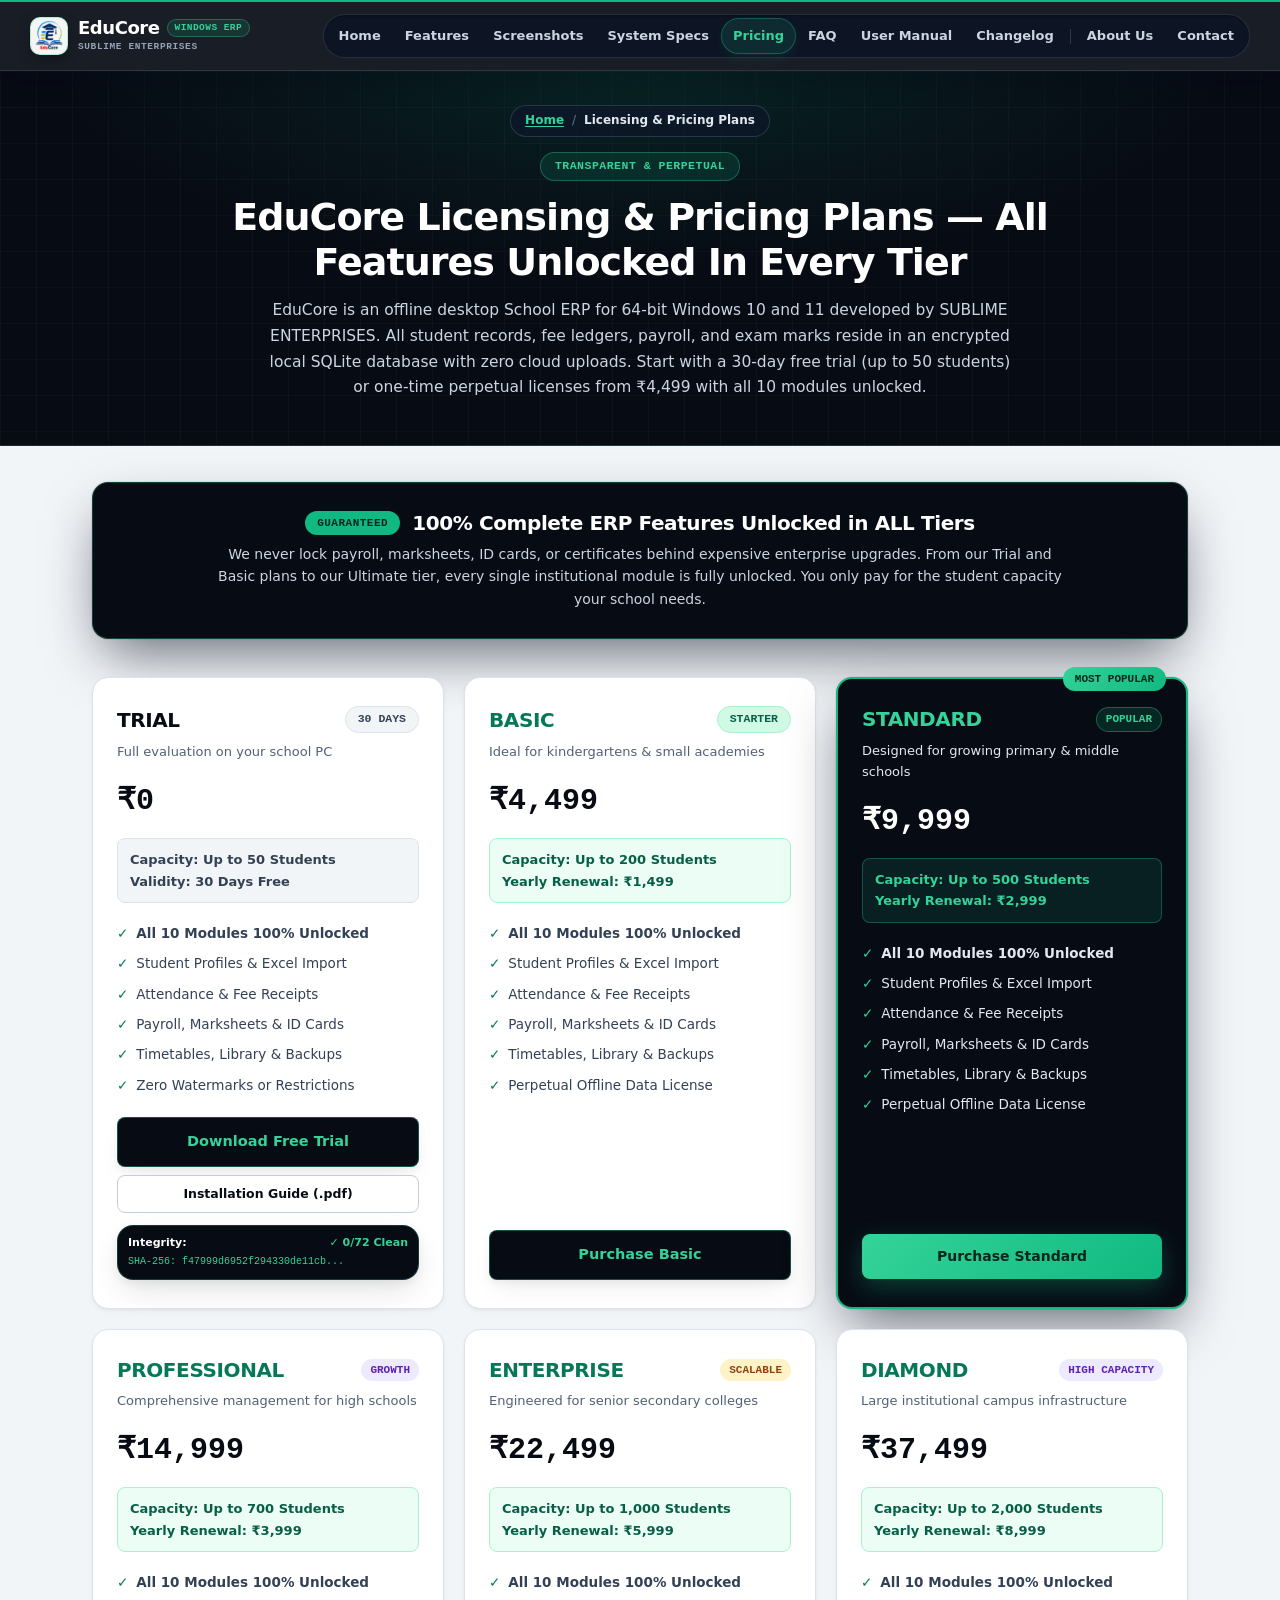
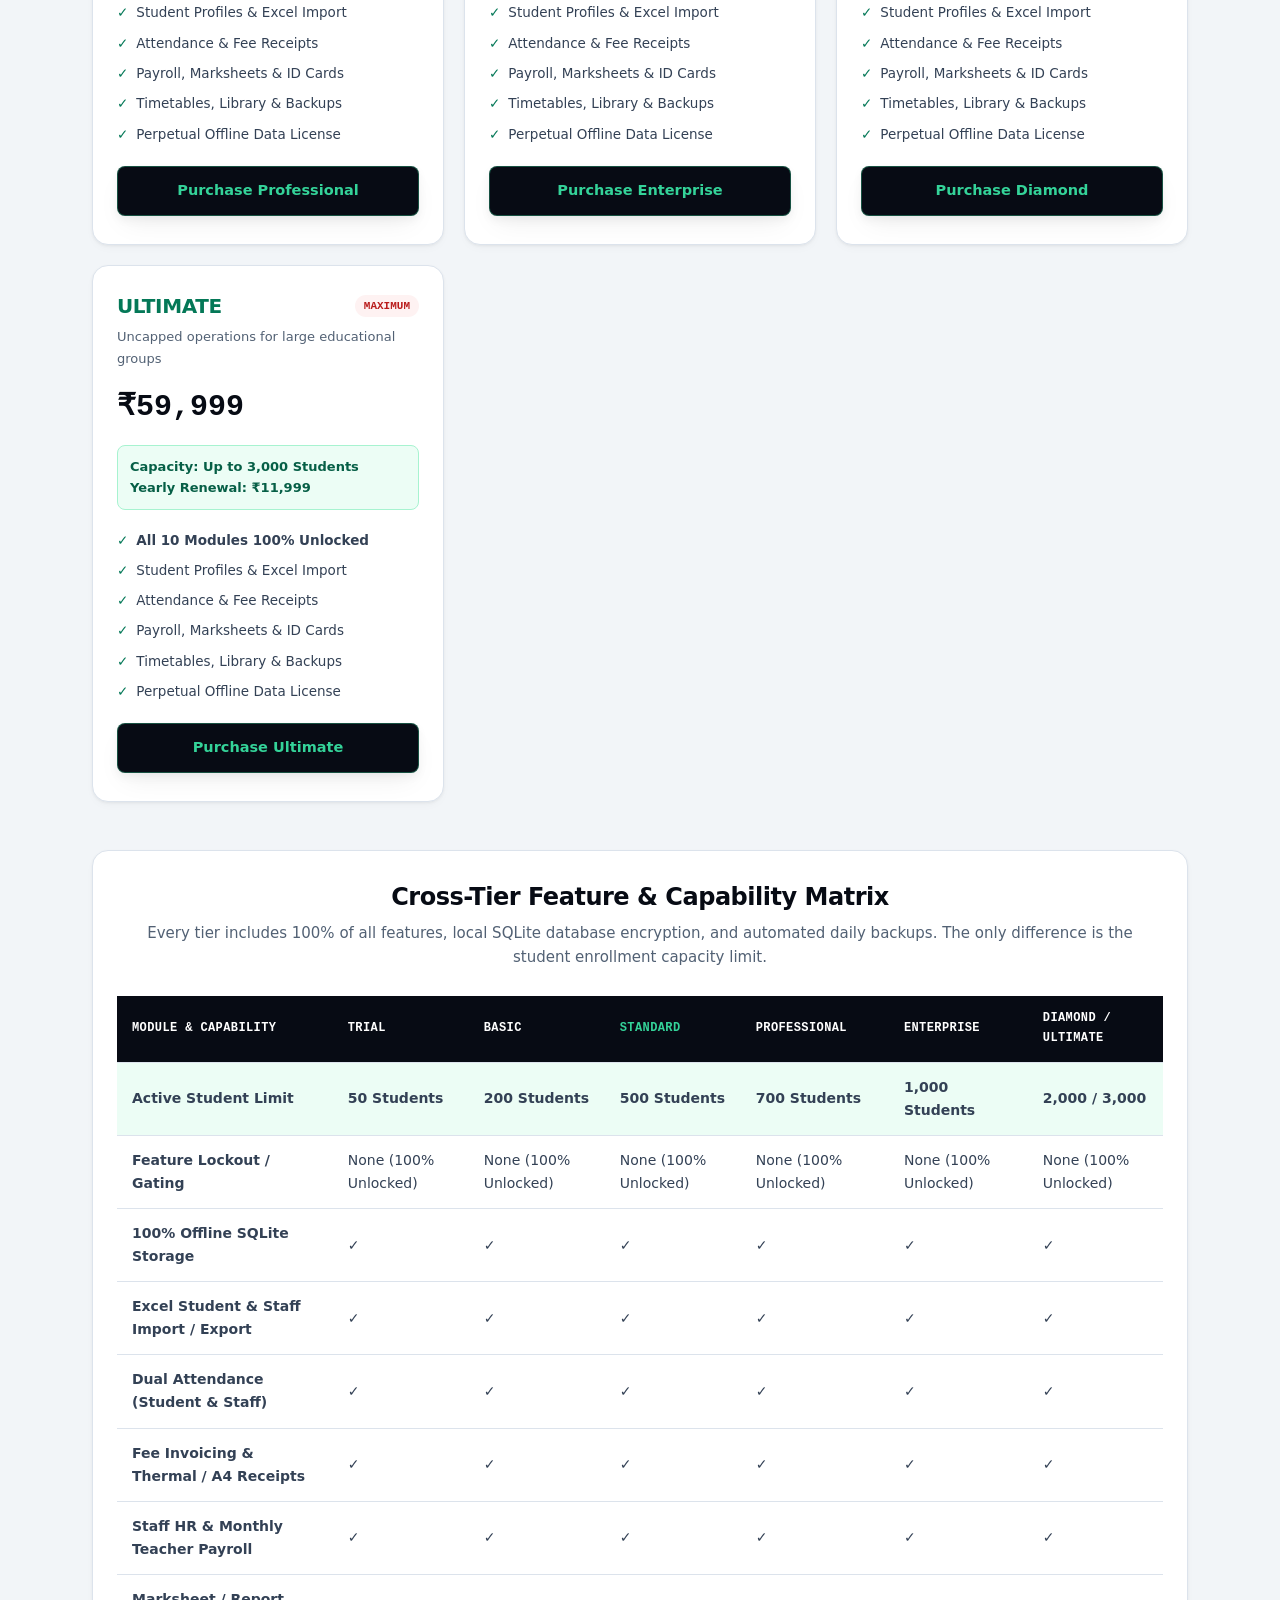
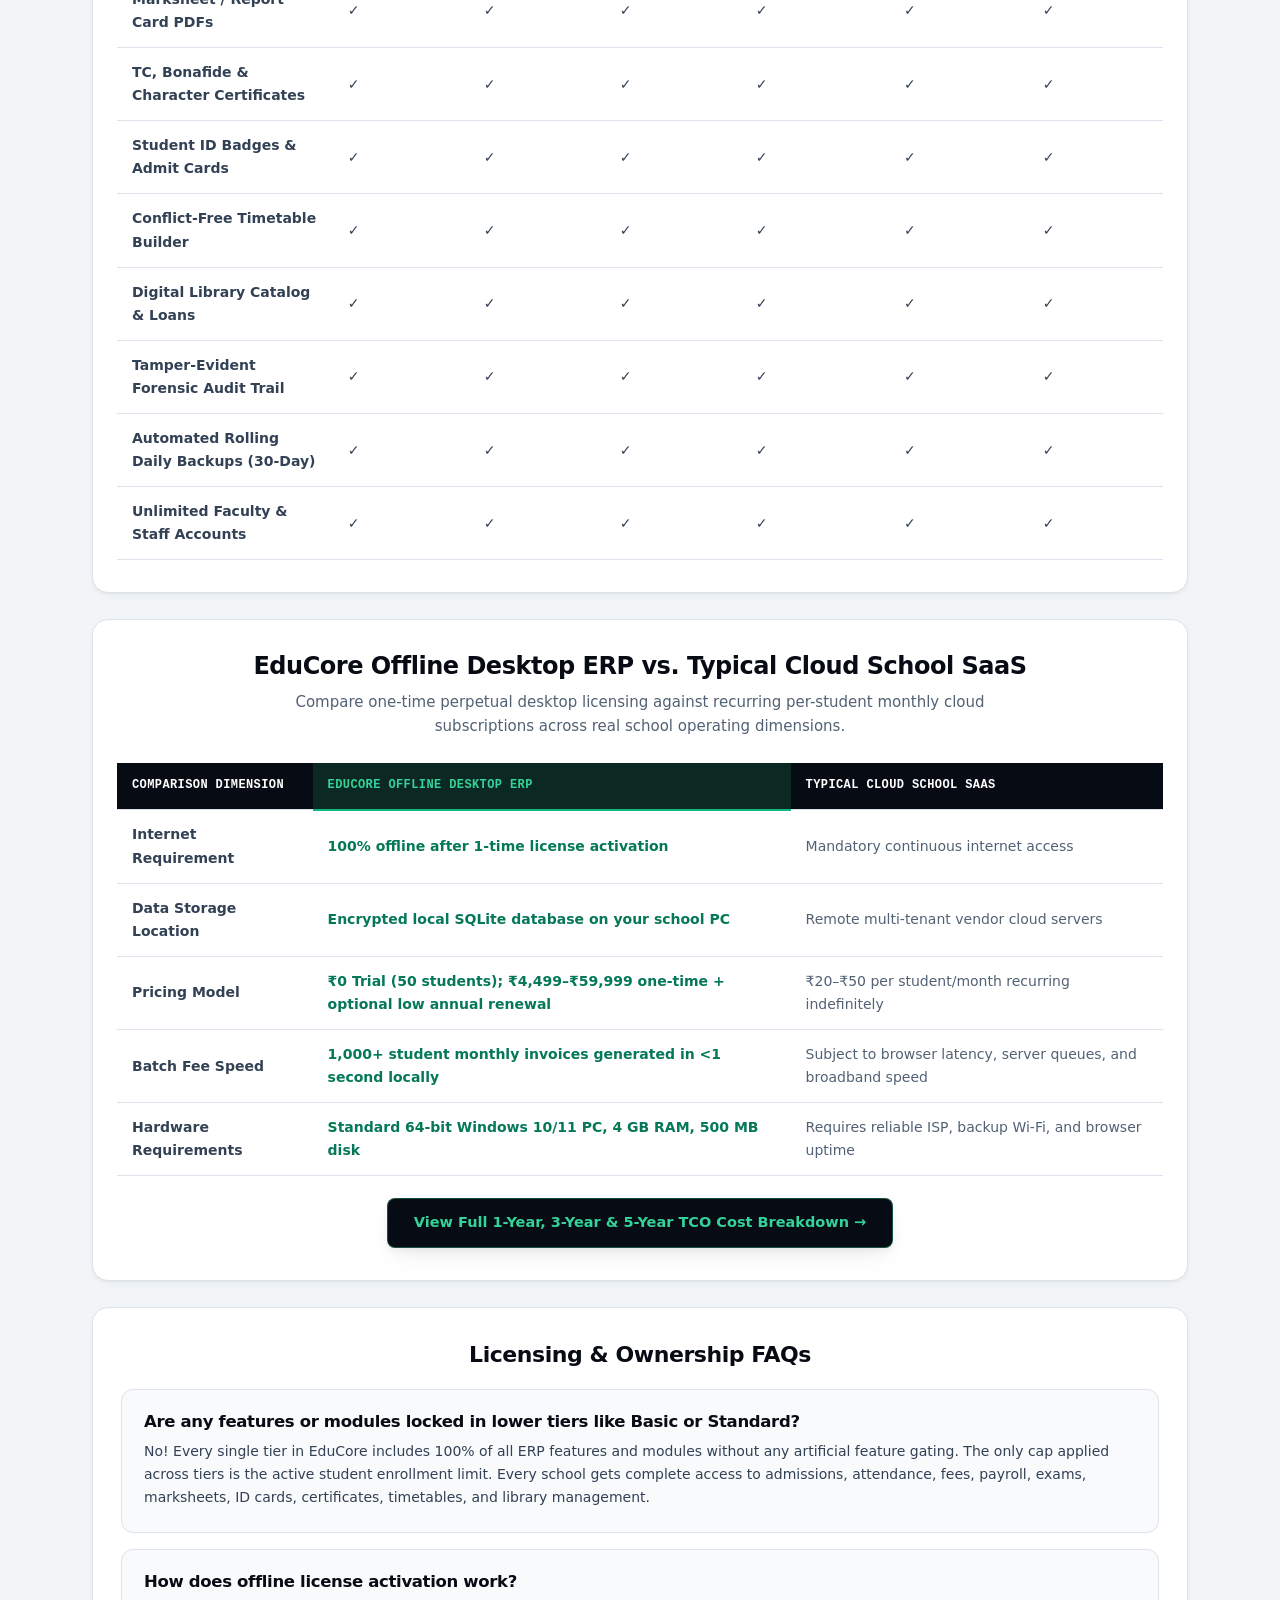
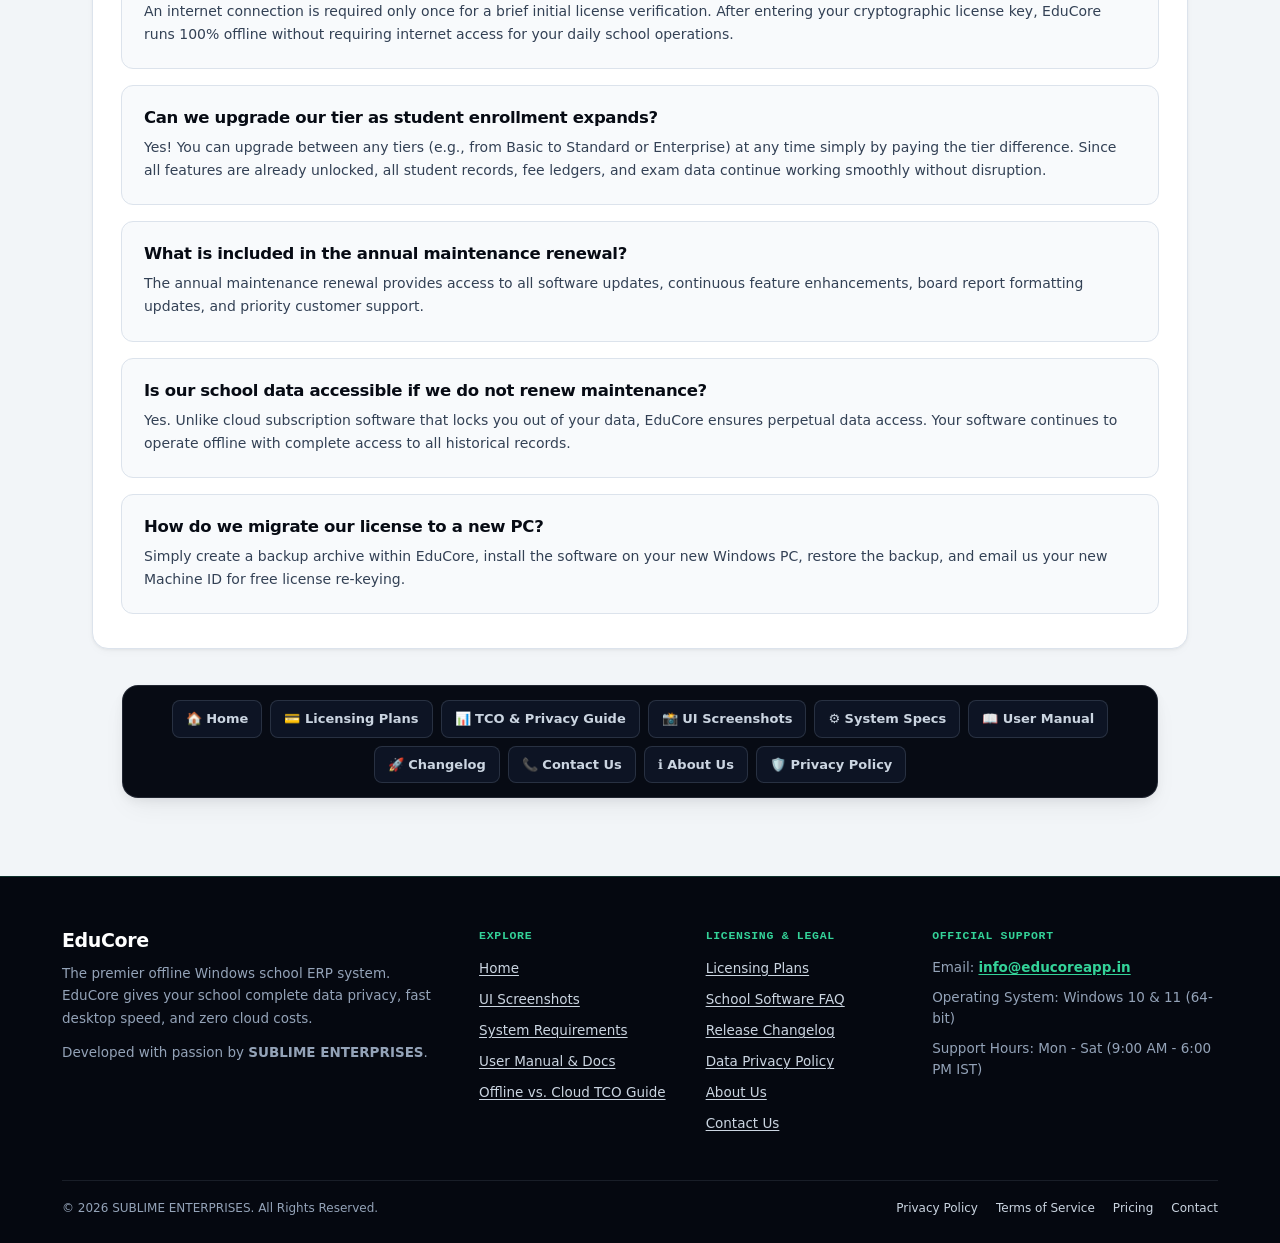
<file: licensing.html>
<!DOCTYPE html>
<html lang="en">
<head>
  <meta charset="UTF-8">
  <meta name="viewport" content="width=device-width, initial-scale=1.0">
  <link rel="canonical" href="https://educoreapp.in/licensing.html">
  <link rel="sitemap" type="application/xml" title="Sitemap" href="https://educoreapp.in/sitemap.xml">

  <title>EduCore Licensing &amp; Pricing Plans — 100% Unlocked Offline School ERP</title>
  <meta name="description" content="Transparent, perpetual offline school ERP software licenses. All 10 ERP modules unlocked in every tier: student records, fees, attendance, payroll, and marksheets.">
  <meta name="keywords" content="school software price, school ERP licensing, offline school management cost, school software pricing plans inr, EduCore pricing, SUBLIME ENTERPRISES">
  <meta name="author" content="SUBLIME ENTERPRISES">
  <meta name="robots" content="index, follow">

  <!-- Open Graph / Social Media -->
  <meta property="og:type" content="website">
  <meta property="og:title" content="EduCore Licensing &amp; Pricing Plans — All Features Unlocked">
  <meta property="og:description" content="Zero feature gating. 100% ERP modules unlocked in every tier. Only pay for the active student capacity you need.">
  <meta property="og:image" content="https://educoreapp.in/assets/img/logo.png">

  <!-- Twitter Card -->
  <meta name="twitter:card" content="summary_large_image">
  <meta name="twitter:title" content="EduCore Licensing &amp; Pricing Plans">
  <meta name="twitter:description" content="Affordable, one-time offline school management software licenses for schools of all sizes.">
  <meta name="twitter:image" content="https://educoreapp.in/assets/img/logo.png">
  <!-- Favicon & Mobile Web App Icons -->
  <link rel="apple-touch-icon" sizes="180x180" href="assets/favicon/apple-touch-icon.png">
  <link rel="icon" type="image/png" sizes="32x32" href="assets/favicon/favicon-32x32.png">
  <link rel="icon" type="image/png" sizes="16x16" href="assets/favicon/favicon-16x16.png">
  <link rel="shortcut icon" href="favicon.ico">
  <link rel="manifest" href="assets/favicon/site.webmanifest">
  <meta name="theme-color" content="#070b14">

  <link rel="preload" href="assets/css/shared.min.css" as="style">
  <link rel="stylesheet" href="assets/css/shared.min.css">

  <!-- Schema.org JSON-LD -->
  <script type="application/ld+json">
  {
    "@context": "https://schema.org",
    "@graph": [
      {
        "@type": "BreadcrumbList",
        "itemListElement": [
          {
            "@type": "ListItem",
            "position": 1,
            "name": "Home",
            "item": "https://educoreapp.in/"
          },
          {
            "@type": "ListItem",
            "position": 2,
            "name": "Licensing & Pricing Plans",
            "item": "https://educoreapp.in/licensing.html"
          }
        ]
      },
      {
        "@type": "SoftwareApplication",
        "@id": "https://educoreapp.in/#software",
        "name": "EduCore School Management Software",
        "applicationCategory": "EducationalApplication, BusinessApplication",
        "operatingSystem": "Windows 10, Windows 11 (64-bit)",
        "softwareVersion": "8.2.3",
        "downloadUrl": "https://github.com/tyk786/EduCore/releases/download/8.2.3/Setup_EduCore_App.zip",
        "description": "Transparent offline school management software licenses where 100% of all ERP modules are unlocked in every tier. All student records, fees, payroll, and marksheets reside locally in an encrypted SQLite database.",
        "image": "https://educoreapp.in/assets/img/logo.webp",
        "publisher": {
          "@type": "Organization",
          "@id": "https://educoreapp.in/#organization",
          "name": "SUBLIME ENTERPRISES",
          "url": "https://educoreapp.in/",
          "email": "info@educoreapp.in"
        },
        "offers": {
          "@type": "AggregateOffer",
          "priceCurrency": "INR",
          "lowPrice": "0",
          "highPrice": "59999",
          "offerCount": "7",
          "offers": [
            {
              "@type": "Offer",
              "name": "Trial Edition",
              "price": "0",
              "priceCurrency": "INR",
              "availability": "https://schema.org/InStock",
              "url": "https://educoreapp.in/licensing.html",
              "priceValidUntil": "2027-12-31",
              "description": "Up to 50 students capacity with 100% full ERP features unlocked for 30 days"
            },
            {
              "@type": "Offer",
              "name": "Basic Tier",
              "price": "4499",
              "priceCurrency": "INR",
              "availability": "https://schema.org/InStock",
              "url": "https://educoreapp.in/licensing.html",
              "priceValidUntil": "2027-12-31",
              "description": "Up to 200 students capacity with 100% full ERP features unlocked"
            },
            {
              "@type": "Offer",
              "name": "Standard Tier",
              "price": "9999",
              "priceCurrency": "INR",
              "availability": "https://schema.org/InStock",
              "url": "https://educoreapp.in/licensing.html",
              "priceValidUntil": "2027-12-31",
              "description": "Up to 500 students capacity with 100% full ERP features unlocked"
            },
            {
              "@type": "Offer",
              "name": "Professional Tier",
              "price": "14999",
              "priceCurrency": "INR",
              "availability": "https://schema.org/InStock",
              "url": "https://educoreapp.in/licensing.html",
              "priceValidUntil": "2027-12-31",
              "description": "Up to 700 students capacity with 100% full ERP features unlocked"
            },
            {
              "@type": "Offer",
              "name": "Enterprise Tier",
              "price": "22499",
              "priceCurrency": "INR",
              "availability": "https://schema.org/InStock",
              "url": "https://educoreapp.in/licensing.html",
              "priceValidUntil": "2027-12-31",
              "description": "Up to 1000 students capacity with 100% full ERP features unlocked"
            },
            {
              "@type": "Offer",
              "name": "Diamond Tier",
              "price": "37499",
              "priceCurrency": "INR",
              "availability": "https://schema.org/InStock",
              "url": "https://educoreapp.in/licensing.html",
              "priceValidUntil": "2027-12-31",
              "description": "Up to 2000 students capacity with 100% full ERP features unlocked"
            },
            {
              "@type": "Offer",
              "name": "Ultimate Tier",
              "price": "59999",
              "priceCurrency": "INR",
              "availability": "https://schema.org/InStock",
              "url": "https://educoreapp.in/licensing.html",
              "priceValidUntil": "2027-12-31",
              "description": "Up to 3000 students capacity with 100% full ERP features unlocked"
            }
          ]
        }
      },
      {
        "@type": "FAQPage",
        "@id": "https://educoreapp.in/licensing.html#faq",
        "mainEntity": [
          {
            "@type": "Question",
            "name": "Are any features or modules locked in lower tiers like Basic or Standard?",
            "acceptedAnswer": {
              "@type": "Answer",
              "text": "No! Every single tier in EduCore includes 100% of all ERP features and modules without any artificial feature gating. The only cap applied across tiers is the student enrollment limit. Every institution gets access to complete student records, staff HR, automated fee runs, payroll, marksheets, ID cards, certificates, timetables, and library management."
            }
          },
          {
            "@type": "Question",
            "name": "How does offline license activation work?",
            "acceptedAnswer": {
              "@type": "Answer",
              "text": "An internet connection is required only once for a brief initial license verification. After entering your license key, EduCore runs 100% offline without requiring internet access for daily school operations."
            }
          },
          {
            "@type": "Question",
            "name": "Can we upgrade our license tier as our student enrollment grows?",
            "acceptedAnswer": {
              "@type": "Answer",
              "text": "Yes. You can upgrade between any tiers (e.g., from Basic to Standard or Enterprise) at any time by paying the tier difference. Since all features are already unlocked, all student records, fee ledgers, and exam data continue working smoothly without disruption."
            }
          },
          {
            "@type": "Question",
            "name": "What does the annual maintenance renewal include?",
            "acceptedAnswer": {
              "@type": "Answer",
              "text": "The annual maintenance renewal provides access to all software updates, continuous enhancements, regulatory report formatting updates, and priority customer support."
            }
          },
          {
            "@type": "Question",
            "name": "Is my school data accessible if we decide not to renew annual maintenance?",
            "acceptedAnswer": {
              "@type": "Answer",
              "text": "Yes! EduCore never locks or holds your institutional records hostage. Your software continues to operate offline with complete access to historical databases and reports."
            }
          },
          {
            "@type": "Question",
            "name": "How do we transfer EduCore to a new computer?",
            "acceptedAnswer": {
              "@type": "Answer",
              "text": "Create an automated backup archive in EduCore, install the app on your new Windows PC, restore your backup, and contact support with your new Machine ID for free license re-keying."
            }
          }
        ]
      }
    ]
  }
  </script>

  <style>
    /* Subpage pricing grid & matrix unified via shared.css Obsidian Command system */
  </style>
    <!-- Google tag (gtag.js) - Google Analytics 4 -->
  <script async src="https://www.googletagmanager.com/gtag/js?id=G-STDN5C3C2P"></script>
  <script>
    window.dataLayer = window.dataLayer || [];
    function gtag(){dataLayer.push(arguments);}
    gtag('js', new Date());

    gtag('config', 'G-STDN5C3C2P');
  </script>
</head>
<body>
  <a href="#main-content" class="ec-skip-link">Skip to main content</a>

  <!-- Top Sticky Navigation Bar -->
    <!-- Top Sticky Navigation Bar -->
    <!-- Top Sticky Navigation Bar -->
  <header class="ec-top-header">
    <div class="ec-nav-container">
      <a href="https://educoreapp.in/" class="ec-brand-logo">
        <picture><source srcset="assets/img/logo-nav.webp" type="image/webp"><img src="assets/img/logo-nav.webp" alt="EduCore Logo" width="38" height="38" loading="eager" decoding="async"></picture>
        <div class="ec-brand-text">
          <div class="ec-brand-name">EduCore <span class="ec-brand-badge">Windows ERP</span></div>
          <div class="ec-brand-tagline">SUBLIME ENTERPRISES</div>
        </div>
      </a>

      <nav class="ec-desktop-nav" aria-label="Main Navigation">
        <a href="https://educoreapp.in/" class="ec-nav-item">Home</a>
        <a href="https://educoreapp.in/#features" class="ec-nav-item">Features</a>
        <a href="screenshots.html" class="ec-nav-item">Screenshots</a>
        <a href="system-requirements.html" class="ec-nav-item">System Specs</a>
        <a href="licensing.html" class="ec-nav-item active">Pricing</a>
        <a href="school-management-software-faq.html" class="ec-nav-item">FAQ</a>
        <a href="help-support.html" class="ec-nav-item">User Manual</a>
        <a href="changelog.html" class="ec-nav-item">Changelog</a>
        <span class="ec-nav-divider" aria-hidden="true"></span>
        <a href="about-us.html" class="ec-nav-item">About Us</a>
        <a href="contact-us.html" class="ec-nav-item">Contact</a>
      </nav>

      <button class="ec-mobile-toggle" aria-label="Toggle Navigation Menu">☰</button>
    </div>

    <div class="ec-mobile-menu">
      <a href="https://educoreapp.in/" class="">🏠 Home</a>
      <a href="https://educoreapp.in/#features">⚡ Features &amp; Modules</a>
      <a href="screenshots.html" class="">📸 UI Screenshots</a>
      <a href="system-requirements.html" class="">⚙️ System Requirements</a>
      <a href="licensing.html" class="active">💳 Pricing &amp; Licensing</a>
      <a href="offline-vs-cloud-school-erp-tco-guide.html" class="">📊 Offline vs. Cloud TCO Guide</a>
      <a href="school-management-software-faq.html" class="">❓ FAQ &amp; Guide</a>
      <a href="help-support.html" class="">📖 User Manual &amp; Docs</a>
      <a href="changelog.html" class="">🚀 Release Changelog</a>
      <a href="about-us.html" class="">ℹ️ About Us</a>
      <a href="contact-us.html" class="">📞 Contact Support</a>
      <a href="privacy-policy.html" class="">🛡️ Privacy Policy</a>
    </div>
  </header>

  <main id="main-content">
    <section class="ec-subpage-hero">
      <div class="ec-subpage-hero-inner">
        <nav class="ec-breadcrumbs" aria-label="Breadcrumb">
          <ol>
            <li><a href="/">Home</a></li>
            <li aria-current="page">Licensing &amp; Pricing Plans</li>
          </ol>
        </nav>
        <span class="ec-pill-badge">Transparent &amp; Perpetual</span>
        <h1>EduCore Licensing &amp; Pricing Plans — All Features Unlocked In Every Tier</h1>
        <p>
          EduCore is an offline desktop School ERP for 64-bit Windows 10 and 11 developed by SUBLIME ENTERPRISES. All student records, fee ledgers, payroll, and exam marks reside in an encrypted local SQLite database with zero cloud uploads. Start with a 30-day free trial (up to 50 students) or one-time perpetual licenses from ₹4,499 with all 10 modules unlocked.
        </p>
      </div>
    </section>

    <div class="ec-pricing-wrap">

      <!-- Zero Feature Lockout Banner -->
      <div class="ec-unlocked-banner">
        <div style="align-items: center; display: flex; flex-wrap: wrap; gap: 12px; justify-content: center; margin-bottom: 8px;">
          <span style="background: var(--ec-emerald); border-radius: 9999px; color: #03261d; font-family: var(--ec-mono); font-size: 11px; font-weight: 800; letter-spacing: 0.5px; padding: 3px 12px; text-transform: uppercase;">Guaranteed</span>
          <h2 style="color: #ffffff; font-size: 20px; font-weight: 800; margin: 0;">100% Complete ERP Features Unlocked in ALL Tiers</h2>
        </div>
        <p style="color: #cbd5e1; font-size: 14px; line-height: 1.6; margin: 0 auto; max-width: 860px;">
          We never lock payroll, marksheets, ID cards, or certificates behind expensive enterprise upgrades. From our Trial and Basic plans to our Ultimate tier, every single institutional module is fully unlocked. You only pay for the student capacity your school needs.
        </p>
      </div>

      <!-- Pricing Cards Grid -->
      <div class="ec-tier-grid">

        <!-- Tier 1: TRIAL -->
        <div class="ec-tier-card">
          <div>
            <div style="align-items: center; display: flex; justify-content: space-between; margin-bottom: 8px;">
              <h3 style="color: var(--ec-ink); font-size: 20px; font-weight: 800; margin: 0;">TRIAL</h3>
              <span class="ec-release-badge">30 DAYS</span>
            </div>
            <p style="color: var(--ec-ink-muted); font-size: 13px; margin: 0 0 14px;">Full evaluation on your school PC</p>
            <div class="ec-pricing-amount" style="margin-bottom: 12px;">₹0</div>

            <div style="background: var(--ec-canvas); border: 1px solid var(--ec-border); border-radius: 8px; color: var(--ec-ink-body); font-size: 13px; margin-bottom: 18px; padding: 10px 12px;">
              <strong>Capacity: Up to 50 Students</strong><br />
              <strong>Validity: 30 Days Free</strong>
            </div>

            <ul class="ec-feature-list">
              <li><span class="ec-check">✓</span> <span><strong>All 10 Modules 100% Unlocked</strong></span></li>
              <li><span class="ec-check">✓</span> <span>Student Profiles &amp; Excel Import</span></li>
              <li><span class="ec-check">✓</span> <span>Attendance &amp; Fee Receipts</span></li>
              <li><span class="ec-check">✓</span> <span>Payroll, Marksheets &amp; ID Cards</span></li>
              <li><span class="ec-check">✓</span> <span>Timetables, Library &amp; Backups</span></li>
              <li><span class="ec-check">✓</span> <span>Zero Watermarks or Restrictions</span></li>
            </ul>
          </div>

          <div style="display: flex; flex-direction: column; gap: 8px;">
            <a href="https://github.com/tyk786/EduCore/releases/download/8.2.3/Setup_EduCore_App.zip" class="ec-btn-solid" style="display: block; text-align: center; width: 100%;" target="_blank">
              Download Free Trial
            </a>
            <a href="assets/EduCore_Installation_Guide.pdf" class="ec-btn-outline" style="display: block; font-size: 12.5px; padding: 8px 14px; text-align: center; width: 100%;" target="_blank" download>
              Installation Guide (.pdf)
            </a>
            <div class="ec-vault-panel" style="padding: 8px 10px; font-size: 11px; margin-top: 4px;">
              <div style="display: flex; justify-content: space-between; align-items: center;">
                <span style="font-weight: 700; color: #ffffff;">Integrity:</span>
                <a href="https://www.virustotal.com/gui/file/f47999d6952f294330de11cbf0c78290e692f04f7673212d048ad170164deeec" target="_blank" rel="noopener noreferrer" style="color: var(--ec-emerald-bright); font-weight: 700; text-decoration: none;">✓ 0/72 Clean</a>
              </div>
              <div class="ec-vault-hash" style="font-size: 10px; margin-top: 2px;">
                SHA-256: f47999d6952f294330de11cb...
              </div>
            </div>
          </div>
        </div>

        <!-- Tier 2: BASIC -->
        <div class="ec-tier-card">
          <div>
            <div style="align-items: center; display: flex; justify-content: space-between; margin-bottom: 8px;">
              <h3 style="color: var(--ec-emerald-deep); font-size: 20px; font-weight: 800; margin: 0;">BASIC</h3>
              <span class="ec-release-badge latest">STARTER</span>
            </div>
            <p style="color: var(--ec-ink-muted); font-size: 13px; margin: 0 0 14px;">Ideal for kindergartens &amp; small academies</p>
            <div class="ec-pricing-amount" style="margin-bottom: 12px;">₹4,499</div>

            <div style="background: var(--ec-emerald-50); border: 1px solid var(--ec-emerald-200); border-radius: 8px; color: var(--ec-emerald-dark); font-size: 13px; margin-bottom: 18px; padding: 10px 12px;">
              <strong>Capacity: Up to 200 Students</strong><br />
              <strong>Yearly Renewal: ₹1,499</strong>
            </div>

            <ul class="ec-feature-list">
              <li><span class="ec-check">✓</span> <span><strong>All 10 Modules 100% Unlocked</strong></span></li>
              <li><span class="ec-check">✓</span> <span>Student Profiles &amp; Excel Import</span></li>
              <li><span class="ec-check">✓</span> <span>Attendance &amp; Fee Receipts</span></li>
              <li><span class="ec-check">✓</span> <span>Payroll, Marksheets &amp; ID Cards</span></li>
              <li><span class="ec-check">✓</span> <span>Timetables, Library &amp; Backups</span></li>
              <li><span class="ec-check">✓</span> <span>Perpetual Offline Data License</span></li>
            </ul>
          </div>

          <a href="contact-us.html" class="ec-btn-solid" style="display: block; text-align: center; width: 100%;">
            Purchase Basic
          </a>
        </div>

        <!-- Tier 3: STANDARD (Obsidian Featured Card) -->
        <div class="ec-tier-card ec-tier-featured">
          <span class="ec-popular-badge">Most Popular</span>
          <div>
            <div style="align-items: center; display: flex; justify-content: space-between; margin-bottom: 8px;">
              <h3 style="color: var(--ec-emerald-bright) !important; font-size: 20px; font-weight: 800; margin: 0;">STANDARD</h3>
              <span style="background: rgba(16, 185, 129, 0.16); border: 1px solid rgba(52, 211, 153, 0.35); border-radius: 9999px; color: var(--ec-emerald-bright); font-family: var(--ec-mono); font-size: 11px; font-weight: 700; padding: 2px 9px;">POPULAR</span>
            </div>
            <p style="color: #cbd5e1; font-size: 13px; margin: 0 0 14px;">Designed for growing primary &amp; middle schools</p>
            <div class="ec-pricing-amount" style="color: #ffffff; margin-bottom: 12px;">₹9,999</div>

            <div style="background: rgba(16, 185, 129, 0.12); border: 1px solid rgba(52, 211, 153, 0.3); border-radius: 8px; color: var(--ec-emerald-bright); font-size: 13px; margin-bottom: 18px; padding: 10px 12px;">
              <strong>Capacity: Up to 500 Students</strong><br />
              <strong>Yearly Renewal: ₹2,999</strong>
            </div>

            <ul class="ec-feature-list">
              <li><span class="ec-check">✓</span> <span><strong>All 10 Modules 100% Unlocked</strong></span></li>
              <li><span class="ec-check">✓</span> <span>Student Profiles &amp; Excel Import</span></li>
              <li><span class="ec-check">✓</span> <span>Attendance &amp; Fee Receipts</span></li>
              <li><span class="ec-check">✓</span> <span>Payroll, Marksheets &amp; ID Cards</span></li>
              <li><span class="ec-check">✓</span> <span>Timetables, Library &amp; Backups</span></li>
              <li><span class="ec-check">✓</span> <span>Perpetual Offline Data License</span></li>
            </ul>
          </div>

          <a href="contact-us.html" class="ec-btn-primary" style="display: block; text-align: center; width: 100%;">
            Purchase Standard
          </a>
        </div>

        <!-- Tier 4: PROFESSIONAL -->
        <div class="ec-tier-card">
          <div>
            <div style="align-items: center; display: flex; justify-content: space-between; margin-bottom: 8px;">
              <h3 style="color: var(--ec-emerald-deep); font-size: 20px; font-weight: 800; margin: 0;">PROFESSIONAL</h3>
              <span style="background: #ede9fe; border-radius: 9999px; color: #5b21b6; font-family: var(--ec-mono); font-size: 11px; font-weight: 700; padding: 2px 9px;">GROWTH</span>
            </div>
            <p style="color: var(--ec-ink-muted); font-size: 13px; margin: 0 0 14px;">Comprehensive management for high schools</p>
            <div class="ec-pricing-amount" style="margin-bottom: 12px;">₹14,999</div>

            <div style="background: var(--ec-emerald-50); border: 1px solid var(--ec-emerald-200); border-radius: 8px; color: var(--ec-emerald-dark); font-size: 13px; margin-bottom: 18px; padding: 10px 12px;">
              <strong>Capacity: Up to 700 Students</strong><br />
              <strong>Yearly Renewal: ₹3,999</strong>
            </div>

            <ul class="ec-feature-list">
              <li><span class="ec-check">✓</span> <span><strong>All 10 Modules 100% Unlocked</strong></span></li>
              <li><span class="ec-check">✓</span> <span>Student Profiles &amp; Excel Import</span></li>
              <li><span class="ec-check">✓</span> <span>Attendance &amp; Fee Receipts</span></li>
              <li><span class="ec-check">✓</span> <span>Payroll, Marksheets &amp; ID Cards</span></li>
              <li><span class="ec-check">✓</span> <span>Timetables, Library &amp; Backups</span></li>
              <li><span class="ec-check">✓</span> <span>Perpetual Offline Data License</span></li>
            </ul>
          </div>

          <a href="contact-us.html" class="ec-btn-solid" style="display: block; text-align: center; width: 100%;">
            Purchase Professional
          </a>
        </div>

        <!-- Tier 5: ENTERPRISE -->
        <div class="ec-tier-card">
          <div>
            <div style="align-items: center; display: flex; justify-content: space-between; margin-bottom: 8px;">
              <h3 style="color: var(--ec-emerald-deep); font-size: 20px; font-weight: 800; margin: 0;">ENTERPRISE</h3>
              <span style="background: #fef3c7; border-radius: 9999px; color: #92400e; font-family: var(--ec-mono); font-size: 11px; font-weight: 700; padding: 2px 9px;">SCALABLE</span>
            </div>
            <p style="color: var(--ec-ink-muted); font-size: 13px; margin: 0 0 14px;">Engineered for senior secondary colleges</p>
            <div class="ec-pricing-amount" style="margin-bottom: 12px;">₹22,499</div>

            <div style="background: var(--ec-emerald-50); border: 1px solid var(--ec-emerald-200); border-radius: 8px; color: var(--ec-emerald-dark); font-size: 13px; margin-bottom: 18px; padding: 10px 12px;">
              <strong>Capacity: Up to 1,000 Students</strong><br />
              <strong>Yearly Renewal: ₹5,999</strong>
            </div>

            <ul class="ec-feature-list">
              <li><span class="ec-check">✓</span> <span><strong>All 10 Modules 100% Unlocked</strong></span></li>
              <li><span class="ec-check">✓</span> <span>Student Profiles &amp; Excel Import</span></li>
              <li><span class="ec-check">✓</span> <span>Attendance &amp; Fee Receipts</span></li>
              <li><span class="ec-check">✓</span> <span>Payroll, Marksheets &amp; ID Cards</span></li>
              <li><span class="ec-check">✓</span> <span>Timetables, Library &amp; Backups</span></li>
              <li><span class="ec-check">✓</span> <span>Perpetual Offline Data License</span></li>
            </ul>
          </div>

          <a href="contact-us.html" class="ec-btn-solid" style="display: block; text-align: center; width: 100%;">
            Purchase Enterprise
          </a>
        </div>

        <!-- Tier 6: DIAMOND -->
        <div class="ec-tier-card">
          <div>
            <div style="align-items: center; display: flex; justify-content: space-between; margin-bottom: 8px;">
              <h3 style="color: var(--ec-emerald-deep); font-size: 20px; font-weight: 800; margin: 0;">DIAMOND</h3>
              <span style="background: #ede9fe; border-radius: 9999px; color: #5b21b6; font-family: var(--ec-mono); font-size: 11px; font-weight: 700; padding: 2px 9px;">HIGH CAPACITY</span>
            </div>
            <p style="color: var(--ec-ink-muted); font-size: 13px; margin: 0 0 14px;">Large institutional campus infrastructure</p>
            <div class="ec-pricing-amount" style="margin-bottom: 12px;">₹37,499</div>

            <div style="background: var(--ec-emerald-50); border: 1px solid var(--ec-emerald-200); border-radius: 8px; color: var(--ec-emerald-dark); font-size: 13px; margin-bottom: 18px; padding: 10px 12px;">
              <strong>Capacity: Up to 2,000 Students</strong><br />
              <strong>Yearly Renewal: ₹8,999</strong>
            </div>

            <ul class="ec-feature-list">
              <li><span class="ec-check">✓</span> <span><strong>All 10 Modules 100% Unlocked</strong></span></li>
              <li><span class="ec-check">✓</span> <span>Student Profiles &amp; Excel Import</span></li>
              <li><span class="ec-check">✓</span> <span>Attendance &amp; Fee Receipts</span></li>
              <li><span class="ec-check">✓</span> <span>Payroll, Marksheets &amp; ID Cards</span></li>
              <li><span class="ec-check">✓</span> <span>Timetables, Library &amp; Backups</span></li>
              <li><span class="ec-check">✓</span> <span>Perpetual Offline Data License</span></li>
            </ul>
          </div>

          <a href="contact-us.html" class="ec-btn-solid" style="display: block; text-align: center; width: 100%;">
            Purchase Diamond
          </a>
        </div>

        <!-- Tier 7: ULTIMATE -->
        <div class="ec-tier-card">
          <div>
            <div style="align-items: center; display: flex; justify-content: space-between; margin-bottom: 8px;">
              <h3 style="color: var(--ec-emerald-deep); font-size: 20px; font-weight: 800; margin: 0;">ULTIMATE</h3>
              <span style="background: #fef2f2; border-radius: 9999px; color: #b91c1c; font-family: var(--ec-mono); font-size: 11px; font-weight: 700; padding: 2px 9px;">MAXIMUM</span>
            </div>
            <p style="color: var(--ec-ink-muted); font-size: 13px; margin: 0 0 14px;">Uncapped operations for large educational groups</p>
            <div class="ec-pricing-amount" style="margin-bottom: 12px;">₹59,999</div>

            <div style="background: var(--ec-emerald-50); border: 1px solid var(--ec-emerald-200); border-radius: 8px; color: var(--ec-emerald-dark); font-size: 13px; margin-bottom: 18px; padding: 10px 12px;">
              <strong>Capacity: Up to 3,000 Students</strong><br />
              <strong>Yearly Renewal: ₹11,999</strong>
            </div>

            <ul class="ec-feature-list">
              <li><span class="ec-check">✓</span> <span><strong>All 10 Modules 100% Unlocked</strong></span></li>
              <li><span class="ec-check">✓</span> <span>Student Profiles &amp; Excel Import</span></li>
              <li><span class="ec-check">✓</span> <span>Attendance &amp; Fee Receipts</span></li>
              <li><span class="ec-check">✓</span> <span>Payroll, Marksheets &amp; ID Cards</span></li>
              <li><span class="ec-check">✓</span> <span>Timetables, Library &amp; Backups</span></li>
              <li><span class="ec-check">✓</span> <span>Perpetual Offline Data License</span></li>
            </ul>
          </div>

          <a href="contact-us.html" class="ec-btn-solid" style="display: block; text-align: center; width: 100%;">
            Purchase Ultimate
          </a>
        </div>

      </div>

      <!-- Detailed Feature Comparison Matrix -->
      <section class="ec-card" style="overflow: hidden; padding: 32px 24px;">
        <h2 style="color: var(--ec-ink); font-size: 24px; font-weight: 800; margin: 0 0 8px; text-align: center;">Cross-Tier Feature &amp; Capability Matrix</h2>
        <p style="color: var(--ec-ink-muted); font-size: 15px; margin: 0 0 26px; text-align: center;">Every tier includes 100% of all features, local SQLite database encryption, and automated daily backups. The only difference is the student enrollment capacity limit.</p>

        <div style="overflow-x: auto;">
          <table class="ec-matrix-table">
            <thead>
              <tr>
                <th>Module &amp; Capability</th>
                <th>Trial</th>
                <th>Basic</th>
                <th style="color: var(--ec-emerald-bright);">Standard</th>
                <th>Professional</th>
                <th>Enterprise</th>
                <th>Diamond / Ultimate</th>
              </tr>
            </thead>
            <tbody>
              <tr style="background: var(--ec-emerald-50); font-weight: 700;">
                <td>Active Student Limit</td>
                <td>50 Students</td>
                <td>200 Students</td>
                <td>500 Students</td>
                <td>700 Students</td>
                <td>1,000 Students</td>
                <td>2,000 / 3,000</td>
              </tr>
              <tr>
                <td>Feature Lockout / Gating</td>
                <td>None (100% Unlocked)</td>
                <td>None (100% Unlocked)</td>
                <td>None (100% Unlocked)</td>
                <td>None (100% Unlocked)</td>
                <td>None (100% Unlocked)</td>
                <td>None (100% Unlocked)</td>
              </tr>
              <tr>
                <td>100% Offline SQLite Storage</td>
                <td>✓</td>
                <td>✓</td>
                <td>✓</td>
                <td>✓</td>
                <td>✓</td>
                <td>✓</td>
              </tr>
              <tr>
                <td>Excel Student &amp; Staff Import / Export</td>
                <td>✓</td>
                <td>✓</td>
                <td>✓</td>
                <td>✓</td>
                <td>✓</td>
                <td>✓</td>
              </tr>
              <tr>
                <td>Dual Attendance (Student &amp; Staff)</td>
                <td>✓</td>
                <td>✓</td>
                <td>✓</td>
                <td>✓</td>
                <td>✓</td>
                <td>✓</td>
              </tr>
              <tr>
                <td>Fee Invoicing &amp; Thermal / A4 Receipts</td>
                <td>✓</td>
                <td>✓</td>
                <td>✓</td>
                <td>✓</td>
                <td>✓</td>
                <td>✓</td>
              </tr>
              <tr>
                <td>Staff HR &amp; Monthly Teacher Payroll</td>
                <td>✓</td>
                <td>✓</td>
                <td>✓</td>
                <td>✓</td>
                <td>✓</td>
                <td>✓</td>
              </tr>
              <tr>
                <td>Marksheet / Report Card PDFs</td>
                <td>✓</td>
                <td>✓</td>
                <td>✓</td>
                <td>✓</td>
                <td>✓</td>
                <td>✓</td>
              </tr>
              <tr>
                <td>TC, Bonafide &amp; Character Certificates</td>
                <td>✓</td>
                <td>✓</td>
                <td>✓</td>
                <td>✓</td>
                <td>✓</td>
                <td>✓</td>
              </tr>
              <tr>
                <td>Student ID Badges &amp; Admit Cards</td>
                <td>✓</td>
                <td>✓</td>
                <td>✓</td>
                <td>✓</td>
                <td>✓</td>
                <td>✓</td>
              </tr>
              <tr>
                <td>Conflict-Free Timetable Builder</td>
                <td>✓</td>
                <td>✓</td>
                <td>✓</td>
                <td>✓</td>
                <td>✓</td>
                <td>✓</td>
              </tr>
              <tr>
                <td>Digital Library Catalog &amp; Loans</td>
                <td>✓</td>
                <td>✓</td>
                <td>✓</td>
                <td>✓</td>
                <td>✓</td>
                <td>✓</td>
              </tr>
              <tr>
                <td>Tamper-Evident Forensic Audit Trail</td>
                <td>✓</td>
                <td>✓</td>
                <td>✓</td>
                <td>✓</td>
                <td>✓</td>
                <td>✓</td>
              </tr>
              <tr>
                <td>Automated Rolling Daily Backups (30-Day)</td>
                <td>✓</td>
                <td>✓</td>
                <td>✓</td>
                <td>✓</td>
                <td>✓</td>
                <td>✓</td>
              </tr>
              <tr>
                <td>Unlimited Faculty &amp; Staff Accounts</td>
                <td>✓</td>
                <td>✓</td>
                <td>✓</td>
                <td>✓</td>
                <td>✓</td>
                <td>✓</td>
              </tr>
            </tbody>
          </table>
        </div>
      </section>

      <!-- Offline Desktop ERP vs. Cloud SaaS Comparison Matrix -->
      <section class="ec-card" style="overflow: hidden; padding: 32px 24px;">
        <h2 style="color: var(--ec-ink); font-size: 24px; font-weight: 800; margin: 0 0 8px; text-align: center;">EduCore Offline Desktop ERP vs. Typical Cloud School SaaS</h2>
        <p style="color: var(--ec-ink-muted); font-size: 15px; margin: 0 auto 24px; max-width: 720px; text-align: center;">Compare one-time perpetual desktop licensing against recurring per-student monthly cloud subscriptions across real school operating dimensions.</p>

        <div style="overflow-x: auto;">
          <table class="ec-matrix-table">
            <thead>
              <tr>
                <th>Comparison Dimension</th>
                <th class="ec-th-highlight">EduCore Offline Desktop ERP</th>
                <th>Typical Cloud School SaaS</th>
              </tr>
            </thead>
            <tbody>
              <tr>
                <td><strong>Internet Requirement</strong></td>
                <td style="color: var(--ec-emerald-deep); font-weight: 700;">100% offline after 1-time license activation</td>
                <td style="color: var(--ec-ink-muted);">Mandatory continuous internet access</td>
              </tr>
              <tr>
                <td><strong>Data Storage Location</strong></td>
                <td style="color: var(--ec-emerald-deep); font-weight: 700;">Encrypted local SQLite database on your school PC</td>
                <td style="color: var(--ec-ink-muted);">Remote multi-tenant vendor cloud servers</td>
              </tr>
              <tr>
                <td><strong>Pricing Model</strong></td>
                <td style="color: var(--ec-emerald-deep); font-weight: 700;">₹0 Trial (50 students); ₹4,499–₹59,999 one-time + optional low annual renewal</td>
                <td style="color: var(--ec-ink-muted);">₹20–₹50 per student/month recurring indefinitely</td>
              </tr>
              <tr>
                <td><strong>Batch Fee Speed</strong></td>
                <td style="color: var(--ec-emerald-deep); font-weight: 700;">1,000+ student monthly invoices generated in &lt;1 second locally</td>
                <td style="color: var(--ec-ink-muted);">Subject to browser latency, server queues, and broadband speed</td>
              </tr>
              <tr>
                <td><strong>Hardware Requirements</strong></td>
                <td style="color: var(--ec-emerald-deep); font-weight: 700;">Standard 64-bit Windows 10/11 PC, 4 GB RAM, 500 MB disk</td>
                <td style="color: var(--ec-ink-muted);">Requires reliable ISP, backup Wi-Fi, and browser uptime</td>
              </tr>
            </tbody>
          </table>
        </div>
        <div style="margin-top: 22px; text-align: center;">
          <a href="offline-vs-cloud-school-erp-tco-guide.html" class="ec-btn-solid">
            View Full 1-Year, 3-Year &amp; 5-Year TCO Cost Breakdown →
          </a>
        </div>
      </section>

      <!-- Licensing FAQs -->
      <section class="ec-card" style="padding: 34px 28px;">
        <h2 style="color: var(--ec-ink); font-size: 22px; font-weight: 800; margin: 0 0 20px; text-align: center;">Licensing &amp; Ownership FAQs</h2>

        <div style="display: grid; gap: 16px;">
          <div class="ec-faq-item" style="margin-bottom: 0;">
            <h3>Are any features or modules locked in lower tiers like Basic or Standard?</h3>
            <p>No! Every single tier in EduCore includes 100% of all ERP features and modules without any artificial feature gating. The only cap applied across tiers is the active student enrollment limit. Every school gets complete access to admissions, attendance, fees, payroll, exams, marksheets, ID cards, certificates, timetables, and library management.</p>
          </div>

          <div class="ec-faq-item" style="margin-bottom: 0;">
            <h3>How does offline license activation work?</h3>
            <p>An internet connection is required only once for a brief initial license verification. After entering your cryptographic license key, EduCore runs 100% offline without requiring internet access for your daily school operations.</p>
          </div>

          <div class="ec-faq-item" style="margin-bottom: 0;">
            <h3>Can we upgrade our tier as student enrollment expands?</h3>
            <p>Yes! You can upgrade between any tiers (e.g., from Basic to Standard or Enterprise) at any time simply by paying the tier difference. Since all features are already unlocked, all student records, fee ledgers, and exam data continue working smoothly without disruption.</p>
          </div>

          <div class="ec-faq-item" style="margin-bottom: 0;">
            <h3>What is included in the annual maintenance renewal?</h3>
            <p>The annual maintenance renewal provides access to all software updates, continuous feature enhancements, board report formatting updates, and priority customer support.</p>
          </div>

          <div class="ec-faq-item" style="margin-bottom: 0;">
            <h3>Is our school data accessible if we do not renew maintenance?</h3>
            <p>Yes. Unlike cloud subscription software that locks you out of your data, EduCore ensures perpetual data access. Your software continues to operate offline with complete access to all historical records.</p>
          </div>

          <div class="ec-faq-item" style="margin-bottom: 0;">
            <h3>How do we migrate our license to a new PC?</h3>
            <p>Simply create a backup archive within EduCore, install the software on your new Windows PC, restore the backup, and email us your new Machine ID for free license re-keying.</p>
          </div>
        </div>
      </section>

      <!-- Universal Site Navigation Bar -->
      <nav class="ec-site-nav" aria-label="EduCore Navigation Menu">
        <div class="ec-nav-inner">
          <a href="/" class="ec-nav-link">🏠 Home</a>
          <a href="licensing.html" class="ec-nav-link">💳 Licensing Plans</a>
          <a href="offline-vs-cloud-school-erp-tco-guide.html" class="ec-nav-link">📊 TCO &amp; Privacy Guide</a>
          <a href="screenshots.html" class="ec-nav-link">📸 UI Screenshots</a>
          <a href="system-requirements.html" class="ec-nav-link">⚙️ System Specs</a>
          <a href="help-support.html" class="ec-nav-link">📖 User Manual</a>
          <a href="changelog.html" class="ec-nav-link">🚀 Changelog</a>
          <a href="contact-us.html" class="ec-nav-link">📞 Contact Us</a>
          <a href="about-us.html" class="ec-nav-link">ℹ️ About Us</a>
          <a href="privacy-policy.html" class="ec-nav-link">🛡️ Privacy Policy</a>
        </div>
      </nav>

    </div>
  </main>

  <!-- Enterprise Footer -->
    <!--================= FOOTER =================-->
    <!--================= FOOTER =================-->
  <footer class="ec-footer">
    <div class="ec-footer-container">
      <div class="ec-footer-grid">
        <div class="ec-footer-brand">
          <h3>EduCore</h3>
          <p>The premier offline Windows school ERP system. EduCore gives your school complete data privacy, fast desktop speed, and zero cloud costs.</p>
          <p>Developed with passion by <strong>SUBLIME ENTERPRISES</strong>.</p>
        </div>

        <div class="ec-footer-col">
          <h4>Explore</h4>
          <ul class="ec-footer-links">
            <li><a href="https://educoreapp.in/">Home</a></li>
            <li><a href="screenshots.html">UI Screenshots</a></li>
            <li><a href="system-requirements.html">System Requirements</a></li>
            <li><a href="help-support.html">User Manual &amp; Docs</a></li>
            <li><a href="offline-vs-cloud-school-erp-tco-guide.html">Offline vs. Cloud TCO Guide</a></li>
          </ul>
        </div>

        <div class="ec-footer-col">
          <h4>Licensing &amp; Legal</h4>
          <ul class="ec-footer-links">
            <li><a href="licensing.html">Licensing Plans</a></li>
            <li><a href="school-management-software-faq.html">School Software FAQ</a></li>
            <li><a href="changelog.html">Release Changelog</a></li>
            <li><a href="privacy-policy.html">Data Privacy Policy</a></li>
            <li><a href="about-us.html">About Us</a></li>
            <li><a href="contact-us.html">Contact Us</a></li>
          </ul>
        </div>

        <div class="ec-footer-col ec-footer-contact">
          <h4>Official Support</h4>
          <p>Email: <a href="mailto:info@educoreapp.in">info@educoreapp.in</a></p>
          <p>Operating System: Windows 10 &amp; 11 (64-bit)</p>
          <p>Support Hours: Mon - Sat (9:00 AM - 6:00 PM IST)</p>
        </div>
      </div>

      <div class="ec-footer-bottom">
        <div>© 2026 SUBLIME ENTERPRISES. All Rights Reserved.</div>
        <div class="ec-footer-bottom-links">
          <a href="privacy-policy.html">Privacy Policy</a>
          <a href="EULA.txt" target="_blank">Terms of Service</a>
          <a href="licensing.html">Pricing</a>
          <a href="contact-us.html">Contact</a>
        </div>
      </div>
    </div>
  </footer>

  <script defer src="assets/js/main.js"></script>
</body>
</html>
</file>
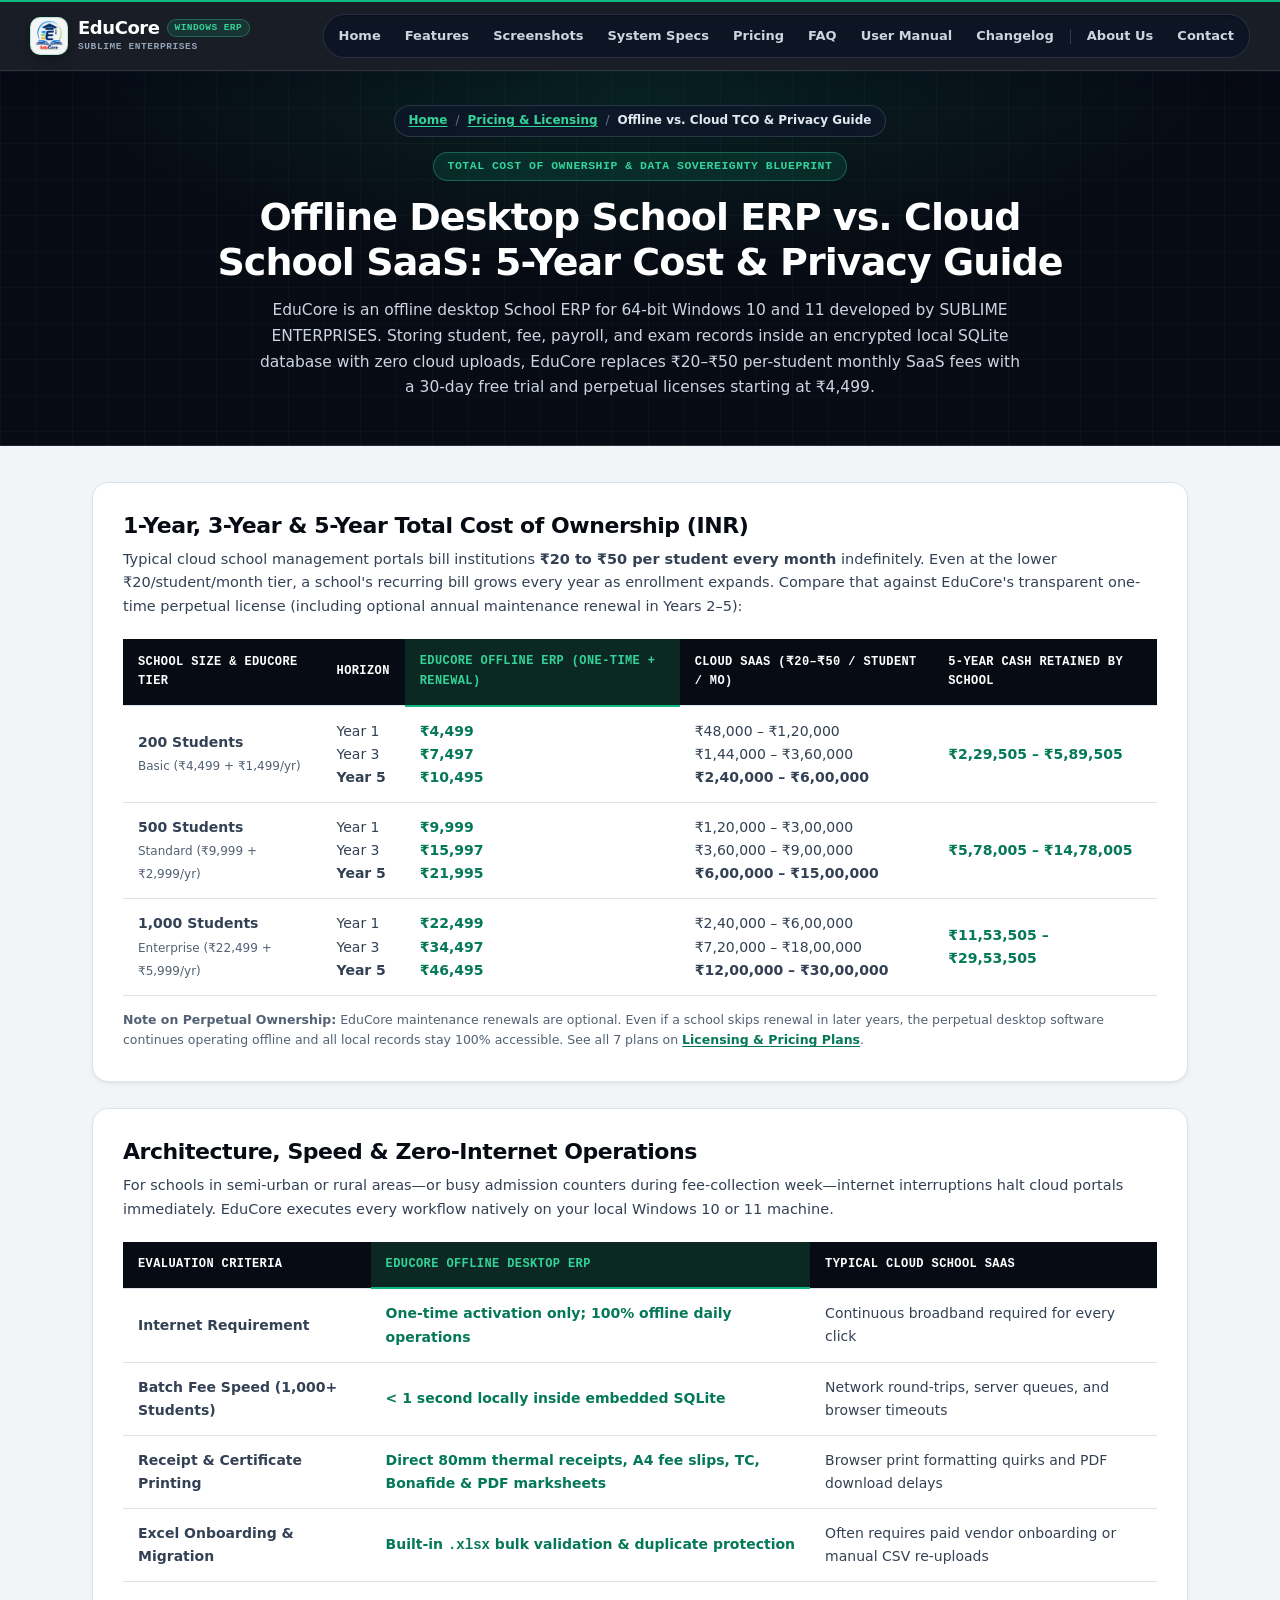
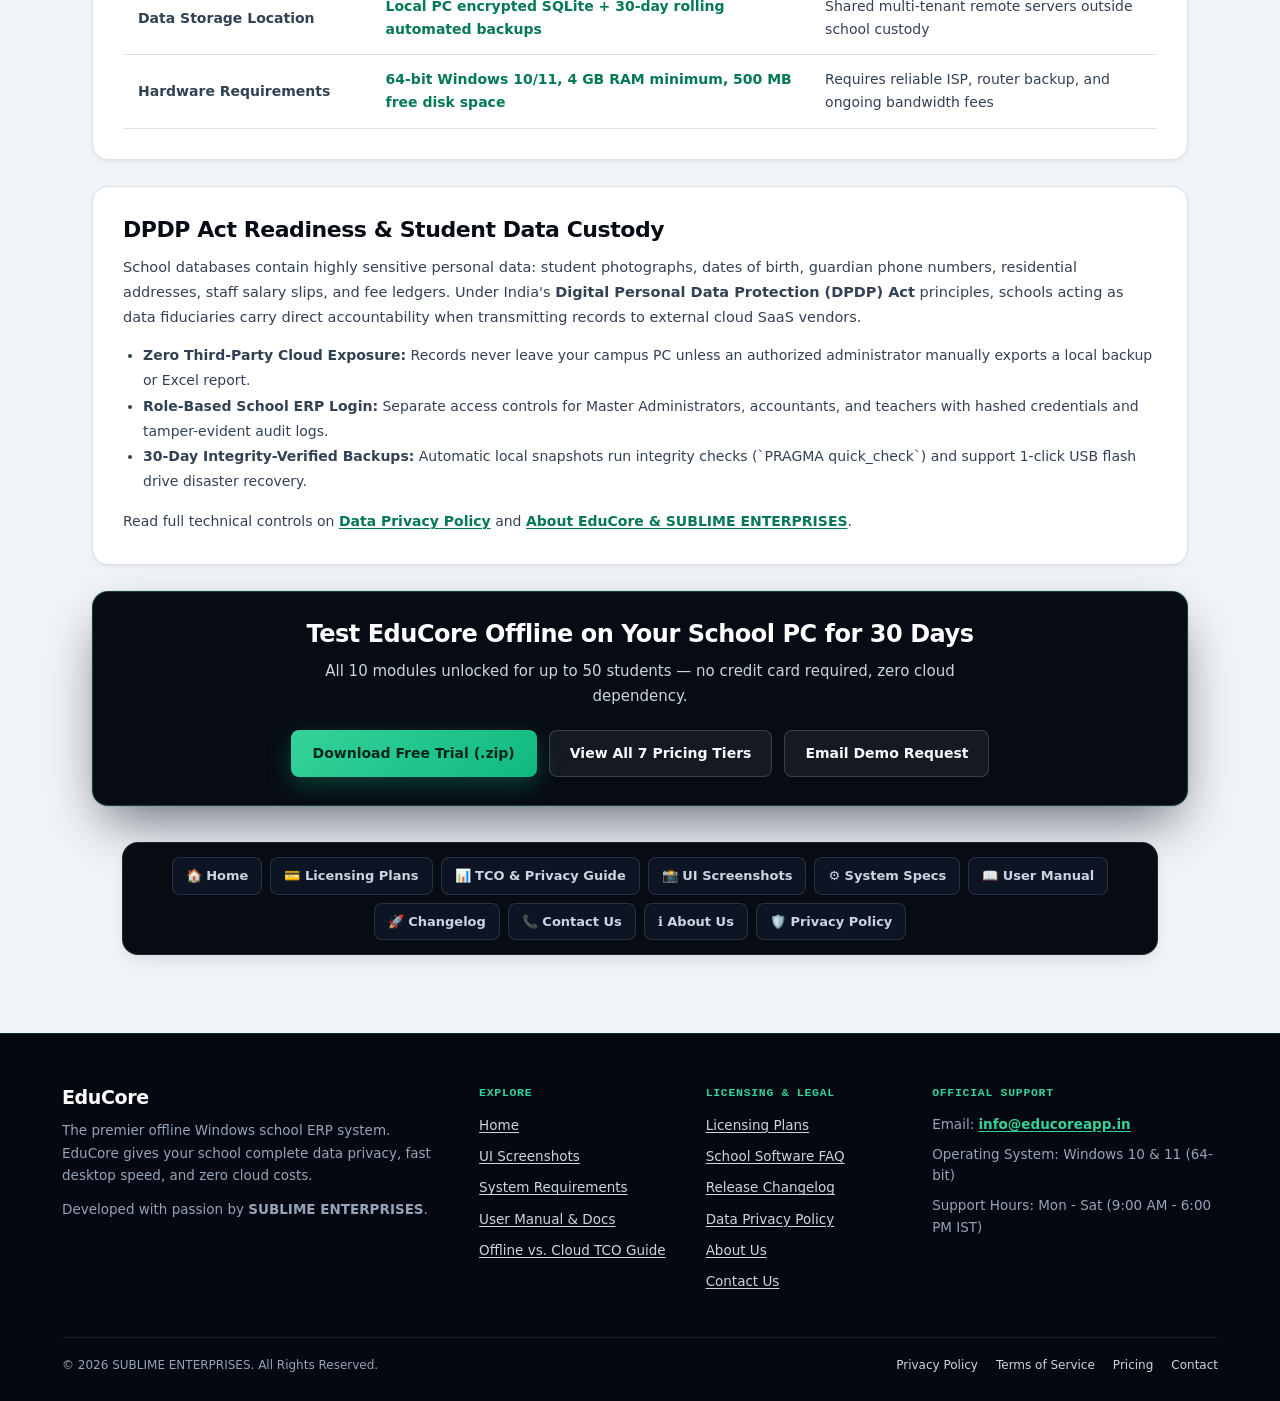
<file: offline-vs-cloud-school-erp-tco-guide.html>
<!DOCTYPE html>
<html lang="en">
<head>
  <meta charset="UTF-8">
  <meta name="viewport" content="width=device-width, initial-scale=1.0">
  <link rel="canonical" href="https://educoreapp.in/offline-vs-cloud-school-erp-tco-guide.html">
  <link rel="sitemap" type="application/xml" title="Sitemap" href="https://educoreapp.in/sitemap.xml">

  <title>Offline Desktop School ERP vs. Cloud School SaaS — 5-Year TCO &amp; DPDP Privacy Guide | EduCore</title>
  <meta name="description" content="Compare 1-year, 3-year, and 5-year total cost of ownership (TCO), zero-internet speed, and DPDP Act data privacy for offline desktop school ERP vs. monthly cloud school SaaS.">
  <meta name="keywords" content="offline school ERP vs cloud SaaS, school software total cost of ownership, school ERP without monthly fees, DPDP act school software, offline school management software India, EduCore">
  <meta name="author" content="SUBLIME ENTERPRISES">
  <meta name="robots" content="index, follow">

  <!-- Open Graph / Social Media -->
  <meta property="og:type" content="article">
  <meta property="og:url" content="https://educoreapp.in/offline-vs-cloud-school-erp-tco-guide.html">
  <meta property="og:title" content="Offline Desktop School ERP vs. Cloud School SaaS — 5-Year TCO &amp; Privacy Guide">
  <meta property="og:description" content="Detailed 5-year cost math, zero-internet resilience, and DPDP data custody comparison for school principals and trustees.">
  <meta property="og:image" content="https://educoreapp.in/assets/img/logo.png">

  <!-- Twitter Card -->
  <meta name="twitter:card" content="summary_large_image">
  <meta name="twitter:title" content="Offline Desktop School ERP vs. Cloud School SaaS — 5-Year TCO Guide">
  <meta name="twitter:description" content="Save lakhs over 5 years by replacing per-student monthly cloud school subscriptions with a perpetual offline Windows ERP.">
  <meta name="twitter:image" content="https://educoreapp.in/assets/img/logo.png">

  <!-- Favicon & Mobile Web App Icons -->
  <link rel="apple-touch-icon" sizes="180x180" href="assets/favicon/apple-touch-icon.png">
  <link rel="icon" type="image/png" sizes="32x32" href="assets/favicon/favicon-32x32.png">
  <link rel="icon" type="image/png" sizes="16x16" href="assets/favicon/favicon-16x16.png">
  <link rel="shortcut icon" href="favicon.ico">
  <link rel="manifest" href="assets/favicon/site.webmanifest">
  <meta name="theme-color" content="#070b14">

  <link rel="preload" href="assets/css/shared.min.css" as="style">
  <link rel="stylesheet" href="assets/css/shared.min.css">

  <!-- Schema.org JSON-LD -->
  <script type="application/ld+json">
  {
    "@context": "https://schema.org",
    "@graph": [
      {
        "@type": "BreadcrumbList",
        "itemListElement": [
          {
            "@type": "ListItem",
            "position": 1,
            "name": "Home",
            "item": "https://educoreapp.in/"
          },
          {
            "@type": "ListItem",
            "position": 2,
            "name": "Offline vs. Cloud School ERP TCO Guide",
            "item": "https://educoreapp.in/offline-vs-cloud-school-erp-tco-guide.html"
          }
        ]
      },
      {
        "@type": "TechArticle",
        "@id": "https://educoreapp.in/offline-vs-cloud-school-erp-tco-guide.html#article",
        "headline": "Offline Desktop School ERP vs. Cloud School SaaS: 5-Year Total Cost of Ownership & DPDP Privacy Guide",
        "description": "Financial and architectural analysis comparing one-time perpetual offline desktop school ERP licensing against recurring per-student monthly cloud SaaS subscriptions.",
        "datePublished": "2026-11-26",
        "dateModified": "2026-11-26",
        "author": {
          "@type": "Organization",
          "@id": "https://educoreapp.in/#organization",
          "name": "SUBLIME ENTERPRISES",
          "url": "https://educoreapp.in/",
          "email": "info@educoreapp.in"
        },
        "publisher": {
          "@type": "Organization",
          "@id": "https://educoreapp.in/#organization",
          "name": "SUBLIME ENTERPRISES",
          "url": "https://educoreapp.in/",
          "logo": "https://educoreapp.in/assets/img/logo.webp",
          "email": "info@educoreapp.in"
        }
      },
      {
        "@type": "FAQPage",
        "@id": "https://educoreapp.in/offline-vs-cloud-school-erp-tco-guide.html#faq",
        "mainEntity": [
          {
            "@type": "Question",
            "name": "How much does a 500-student school save over 5 years with an offline School ERP vs. cloud SaaS?",
            "acceptedAnswer": {
              "@type": "Answer",
              "text": "At ₹20 to ₹50 per student per month, a 500-student school pays ₹6,00,000 to ₹15,00,000 over five years for cloud SaaS. With EduCore Standard (₹9,999 one-time plus optional ₹2,999/year maintenance), 5-year software spend totals ₹21,995 — saving over ₹5,78,000."
            }
          },
          {
            "@type": "Question",
            "name": "What happens to school records if a school chooses not to pay annual renewal after Year 1?",
            "acceptedAnswer": {
              "@type": "Answer",
              "text": "EduCore uses a perpetual offline desktop license. Even if optional annual maintenance renewal is skipped, the software continues operating offline on the licensed Windows PC and the school retains full local SQLite and CSV/Excel access to all student, fee, and exam records."
            }
          },
          {
            "@type": "Question",
            "name": "How does an offline desktop ERP help schools comply with India's DPDP Act?",
            "acceptedAnswer": {
              "@type": "Answer",
              "text": "By keeping student admissions, parent contact numbers, marksheets, and fee ledgers inside an encrypted local SQLite database with zero third-party cloud uploads, schools maintain direct local custody over student and parent personal data."
            }
          }
        ]
      }
    ]
  }
  </script>

  <style>
    /* Subpage styling unified via shared.css Obsidian Command system */
  </style>
    <!-- Google tag (gtag.js) - Google Analytics 4 -->
  <script async src="https://www.googletagmanager.com/gtag/js?id=G-STDN5C3C2P"></script>
  <script>
    window.dataLayer = window.dataLayer || [];
    function gtag(){dataLayer.push(arguments);}
    gtag('js', new Date());

    gtag('config', 'G-STDN5C3C2P');
  </script>
</head>
<body>
  <a href="#main-content" class="ec-skip-link">Skip to main content</a>

  <!-- Top Sticky Navigation Bar -->
  <header class="ec-top-header">
    <div class="ec-nav-container">
      <a href="https://educoreapp.in/" class="ec-brand-logo">
        <picture><source srcset="assets/img/logo-nav.webp" type="image/webp"><img src="assets/img/logo-nav.webp" alt="EduCore Logo" width="38" height="38" loading="eager" decoding="async"></picture>
        <div class="ec-brand-text">
          <div class="ec-brand-name">EduCore <span class="ec-brand-badge">Windows ERP</span></div>
          <div class="ec-brand-tagline">SUBLIME ENTERPRISES</div>
        </div>
      </a>

      <nav class="ec-desktop-nav" aria-label="Main Navigation">
        <a href="https://educoreapp.in/" class="ec-nav-item">Home</a>
        <a href="https://educoreapp.in/#features" class="ec-nav-item">Features</a>
        <a href="screenshots.html" class="ec-nav-item">Screenshots</a>
        <a href="system-requirements.html" class="ec-nav-item">System Specs</a>
        <a href="licensing.html" class="ec-nav-item">Pricing</a>
        <a href="school-management-software-faq.html" class="ec-nav-item">FAQ</a>
        <a href="help-support.html" class="ec-nav-item">User Manual</a>
        <a href="changelog.html" class="ec-nav-item">Changelog</a>
        <span class="ec-nav-divider" aria-hidden="true"></span>
        <a href="about-us.html" class="ec-nav-item">About Us</a>
        <a href="contact-us.html" class="ec-nav-item">Contact</a>
      </nav>

      <button class="ec-mobile-toggle" aria-label="Toggle Navigation Menu">☰</button>
    </div>

    <div class="ec-mobile-menu">
      <a href="https://educoreapp.in/" class="">🏠 Home</a>
      <a href="https://educoreapp.in/#features">⚡ Features &amp; Modules</a>
      <a href="screenshots.html" class="">📸 UI Screenshots</a>
      <a href="system-requirements.html" class="">⚙️ System Requirements</a>
      <a href="licensing.html" class="">💳 Pricing &amp; Licensing</a>
      <a href="offline-vs-cloud-school-erp-tco-guide.html" class="active">📊 Offline vs. Cloud TCO Guide</a>
      <a href="school-management-software-faq.html" class="">❓ FAQ &amp; Guide</a>
      <a href="help-support.html" class="">📖 User Manual &amp; Docs</a>
      <a href="changelog.html" class="">🚀 Release Changelog</a>
      <a href="about-us.html" class="">ℹ️ About Us</a>
      <a href="contact-us.html" class="">📞 Contact Support</a>
      <a href="privacy-policy.html" class="">🛡️ Privacy Policy</a>
    </div>
  </header>

  <main id="main-content">
    <section class="ec-subpage-hero">
      <div class="ec-subpage-hero-inner">
        <nav class="ec-breadcrumbs" aria-label="Breadcrumb">
          <ol>
            <li><a href="/">Home</a></li>
            <li><a href="licensing.html">Pricing &amp; Licensing</a></li>
            <li aria-current="page">Offline vs. Cloud TCO &amp; Privacy Guide</li>
          </ol>
        </nav>
        <span class="ec-pill-badge">Total Cost of Ownership &amp; Data Sovereignty Blueprint</span>
        <h1>Offline Desktop School ERP vs. Cloud School SaaS: 5-Year Cost &amp; Privacy Guide</h1>
        <p>
          EduCore is an offline desktop School ERP for 64-bit Windows 10 and 11 developed by SUBLIME ENTERPRISES. Storing student, fee, payroll, and exam records inside an encrypted local SQLite database with zero cloud uploads, EduCore replaces ₹20–₹50 per-student monthly SaaS fees with a 30-day free trial and perpetual licenses starting at ₹4,499.
        </p>
      </div>
    </section>

    <div class="ec-guide-wrap">

      <!-- Section 1: 5-Year TCO Math -->
      <section class="ec-tco-card">
        <h2 style="color: var(--ec-ink); font-size: 22px; font-weight: 800; margin: 0 0 8px;">1-Year, 3-Year &amp; 5-Year Total Cost of Ownership (INR)</h2>
        <p style="color: var(--ec-ink-body); font-size: 14.5px; line-height: 1.65; margin: 0 0 20px;">
          Typical cloud school management portals bill institutions <strong>₹20 to ₹50 per student every month</strong> indefinitely. Even at the lower ₹20/student/month tier, a school's recurring bill grows every year as enrollment expands. Compare that against EduCore's transparent one-time perpetual license (including optional annual maintenance renewal in Years 2–5):
        </p>

        <div style="overflow-x: auto;">
          <table class="ec-tco-table">
            <thead>
              <tr>
                <th>School Size &amp; EduCore Tier</th>
                <th>Horizon</th>
                <th class="ec-th-highlight">EduCore Offline ERP (One-Time + Renewal)</th>
                <th>Cloud SaaS (₹20–₹50 / student / mo)</th>
                <th>5-Year Cash Retained by School</th>
              </tr>
            </thead>
            <tbody>
              <tr>
                <td><strong>200 Students</strong><br><span style="color: var(--ec-ink-muted); font-size: 12px;">Basic (₹4,499 + ₹1,499/yr)</span></td>
                <td>Year 1<br>Year 3<br><strong>Year 5</strong></td>
                <td class="ec-tco-win">₹4,499<br>₹7,497<br><strong>₹10,495</strong></td>
                <td>₹48,000 – ₹1,20,000<br>₹1,44,000 – ₹3,60,000<br><strong>₹2,40,000 – ₹6,00,000</strong></td>
                <td class="ec-tco-win">₹2,29,505 – ₹5,89,505</td>
              </tr>
              <tr>
                <td><strong>500 Students</strong><br><span style="color: var(--ec-ink-muted); font-size: 12px;">Standard (₹9,999 + ₹2,999/yr)</span></td>
                <td>Year 1<br>Year 3<br><strong>Year 5</strong></td>
                <td class="ec-tco-win">₹9,999<br>₹15,997<br><strong>₹21,995</strong></td>
                <td>₹1,20,000 – ₹3,00,000<br>₹3,60,000 – ₹9,00,000<br><strong>₹6,00,000 – ₹15,00,000</strong></td>
                <td class="ec-tco-win">₹5,78,005 – ₹14,78,005</td>
              </tr>
              <tr>
                <td><strong>1,000 Students</strong><br><span style="color: var(--ec-ink-muted); font-size: 12px;">Enterprise (₹22,499 + ₹5,999/yr)</span></td>
                <td>Year 1<br>Year 3<br><strong>Year 5</strong></td>
                <td class="ec-tco-win">₹22,499<br>₹34,497<br><strong>₹46,495</strong></td>
                <td>₹2,40,000 – ₹6,00,000<br>₹7,20,000 – ₹18,00,000<br><strong>₹12,00,000 – ₹30,00,000</strong></td>
                <td class="ec-tco-win">₹11,53,505 – ₹29,53,505</td>
              </tr>
            </tbody>
          </table>
        </div>
        <p style="color: var(--ec-ink-muted); font-size: 12.5px; margin: 14px 0 0;">
          <strong>Note on Perpetual Ownership:</strong> EduCore maintenance renewals are optional. Even if a school skips renewal in later years, the perpetual desktop software continues operating offline and all local records stay 100% accessible. See all 7 plans on <a href="licensing.html" style="color: var(--ec-emerald-deep); font-weight: 700;">Licensing &amp; Pricing Plans</a>.
        </p>
      </section>

      <!-- Section 2: Operational & Architecture Matrix -->
      <section class="ec-tco-card">
        <h2 style="color: var(--ec-ink); font-size: 22px; font-weight: 800; margin: 0 0 8px;">Architecture, Speed &amp; Zero-Internet Operations</h2>
        <p style="color: var(--ec-ink-body); font-size: 14.5px; line-height: 1.65; margin: 0 0 20px;">
          For schools in semi-urban or rural areas—or busy admission counters during fee-collection week—internet interruptions halt cloud portals immediately. EduCore executes every workflow natively on your local Windows 10 or 11 machine.
        </p>

        <div style="overflow-x: auto;">
          <table class="ec-tco-table">
            <thead>
              <tr>
                <th>Evaluation Criteria</th>
                <th class="ec-th-highlight">EduCore Offline Desktop ERP</th>
                <th>Typical Cloud School SaaS</th>
              </tr>
            </thead>
            <tbody>
              <tr>
                <td><strong>Internet Requirement</strong></td>
                <td class="ec-tco-win">One-time activation only; 100% offline daily operations</td>
                <td>Continuous broadband required for every click</td>
              </tr>
              <tr>
                <td><strong>Batch Fee Speed (1,000+ Students)</strong></td>
                <td class="ec-tco-win">&lt; 1 second locally inside embedded SQLite</td>
                <td>Network round-trips, server queues, and browser timeouts</td>
              </tr>
              <tr>
                <td><strong>Receipt &amp; Certificate Printing</strong></td>
                <td class="ec-tco-win">Direct 80mm thermal receipts, A4 fee slips, TC, Bonafide &amp; PDF marksheets</td>
                <td>Browser print formatting quirks and PDF download delays</td>
              </tr>
              <tr>
                <td><strong>Excel Onboarding &amp; Migration</strong></td>
                <td class="ec-tco-win">Built-in <code>.xlsx</code> bulk validation &amp; duplicate protection</td>
                <td>Often requires paid vendor onboarding or manual CSV re-uploads</td>
              </tr>
              <tr>
                <td><strong>Data Storage Location</strong></td>
                <td class="ec-tco-win">Local PC encrypted SQLite + 30-day rolling automated backups</td>
                <td>Shared multi-tenant remote servers outside school custody</td>
              </tr>
              <tr>
                <td><strong>Hardware Requirements</strong></td>
                <td class="ec-tco-win">64-bit Windows 10/11, 4 GB RAM minimum, 500 MB free disk space</td>
                <td>Requires reliable ISP, router backup, and ongoing bandwidth fees</td>
              </tr>
            </tbody>
          </table>
        </div>
      </section>

      <!-- Section 3: DPDP Data Custody -->
      <section class="ec-tco-card">
        <h2 style="color: var(--ec-ink); font-size: 22px; font-weight: 800; margin: 0 0 12px;">DPDP Act Readiness &amp; Student Data Custody</h2>
        <p style="color: var(--ec-ink-body); font-size: 14.5px; line-height: 1.7; margin: 0 0 14px;">
          School databases contain highly sensitive personal data: student photographs, dates of birth, guardian phone numbers, residential addresses, staff salary slips, and fee ledgers. Under India's <strong>Digital Personal Data Protection (DPDP) Act</strong> principles, schools acting as data fiduciaries carry direct accountability when transmitting records to external cloud SaaS vendors.
        </p>
        <ul style="color: var(--ec-ink-body); font-size: 14px; line-height: 1.8; margin: 0 0 16px; padding-left: 20px;">
          <li><strong>Zero Third-Party Cloud Exposure:</strong> Records never leave your campus PC unless an authorized administrator manually exports a local backup or Excel report.</li>
          <li><strong>Role-Based School ERP Login:</strong> Separate access controls for Master Administrators, accountants, and teachers with hashed credentials and tamper-evident audit logs.</li>
          <li><strong>30-Day Integrity-Verified Backups:</strong> Automatic local snapshots run integrity checks (`PRAGMA quick_check`) and support 1-click USB flash drive disaster recovery.</li>
        </ul>
        <p style="color: var(--ec-ink-body); font-size: 14px; margin: 0;">
          Read full technical controls on <a href="privacy-policy.html" style="color: var(--ec-emerald-deep); font-weight: 700;">Data Privacy Policy</a> and <a href="about-us.html#dpdp-compliance" style="color: var(--ec-emerald-deep); font-weight: 700;">About EduCore &amp; SUBLIME ENTERPRISES</a>.
        </p>
      </section>

      <!-- CTA Banner -->
      <section class="ec-unlocked-banner" style="margin-bottom: 30px;">
        <h2 style="color: #ffffff; font-size: 24px; font-weight: 800; margin: 0 0 10px;">Test EduCore Offline on Your School PC for 30 Days</h2>
        <p style="color: #cbd5e1; font-size: 15px; margin: 0 auto 22px; max-width: 640px;">
          All 10 modules unlocked for up to 50 students — no credit card required, zero cloud dependency.
        </p>
        <div style="display: flex; flex-wrap: wrap; gap: 12px; justify-content: center;">
          <a href="https://github.com/tyk786/EduCore/releases/download/8.2.3/Setup_EduCore_App.zip" class="ec-btn-primary" target="_blank">Download Free Trial (.zip)</a>
          <a href="licensing.html" class="ec-btn-secondary">View All 7 Pricing Tiers</a>
          <a href="mailto:info@educoreapp.in?subject=EduCore%20TCO%20and%20Demo%20Inquiry" class="ec-btn-secondary">Email Demo Request</a>
        </div>
      </section>

      <!--Universal Site Navigation Bar-->
      <nav aria-label="EduCore Navigation Menu" class="ec-site-nav">
        <div class="ec-nav-inner">
          <a class="ec-nav-link" href="/">🏠 Home</a>
          <a class="ec-nav-link" href="licensing.html">💳 Licensing Plans</a>
          <a class="ec-nav-link" href="offline-vs-cloud-school-erp-tco-guide.html">📊 TCO &amp; Privacy Guide</a>
          <a class="ec-nav-link" href="screenshots.html">📸 UI Screenshots</a>
          <a class="ec-nav-link" href="system-requirements.html">⚙️ System Specs</a>
          <a class="ec-nav-link" href="help-support.html">📖 User Manual</a>
          <a class="ec-nav-link" href="changelog.html">🚀 Changelog</a>
          <a class="ec-nav-link" href="contact-us.html">📞 Contact Us</a>
          <a class="ec-nav-link" href="about-us.html">ℹ️ About Us</a>
          <a class="ec-nav-link" href="privacy-policy.html">🛡️ Privacy Policy</a>
        </div>
      </nav>

    </div>
  </main>

  <!--================= FOOTER =================-->
  <footer class="ec-footer">
    <div class="ec-footer-container">
      <div class="ec-footer-grid">
        <div class="ec-footer-brand">
          <h3>EduCore</h3>
          <p>The premier offline Windows school ERP system. EduCore gives your school complete data privacy, fast desktop speed, and zero cloud costs.</p>
          <p>Developed with passion by <strong>SUBLIME ENTERPRISES</strong>.</p>
        </div>

        <div class="ec-footer-col">
          <h4>Explore</h4>
          <ul class="ec-footer-links">
            <li><a href="https://educoreapp.in/">Home</a></li>
            <li><a href="screenshots.html">UI Screenshots</a></li>
            <li><a href="system-requirements.html">System Requirements</a></li>
            <li><a href="help-support.html">User Manual &amp; Docs</a></li>
            <li><a href="offline-vs-cloud-school-erp-tco-guide.html">Offline vs. Cloud TCO Guide</a></li>
          </ul>
        </div>

        <div class="ec-footer-col">
          <h4>Licensing &amp; Legal</h4>
          <ul class="ec-footer-links">
            <li><a href="licensing.html">Licensing Plans</a></li>
            <li><a href="school-management-software-faq.html">School Software FAQ</a></li>
            <li><a href="changelog.html">Release Changelog</a></li>
            <li><a href="privacy-policy.html">Data Privacy Policy</a></li>
            <li><a href="about-us.html">About Us</a></li>
            <li><a href="contact-us.html">Contact Us</a></li>
          </ul>
        </div>

        <div class="ec-footer-col ec-footer-contact">
          <h4>Official Support</h4>
          <p>Email: <a href="mailto:info@educoreapp.in">info@educoreapp.in</a></p>
          <p>Operating System: Windows 10 &amp; 11 (64-bit)</p>
          <p>Support Hours: Mon - Sat (9:00 AM - 6:00 PM IST)</p>
        </div>
      </div>

      <div class="ec-footer-bottom">
        <div>© 2026 SUBLIME ENTERPRISES. All Rights Reserved.</div>
        <div class="ec-footer-bottom-links">
          <a href="privacy-policy.html">Privacy Policy</a>
          <a href="EULA.txt" target="_blank">Terms of Service</a>
          <a href="licensing.html">Pricing</a>
          <a href="contact-us.html">Contact</a>
        </div>
      </div>
    </div>
  </footer>

  <script defer src="assets/js/main.js"></script>
</body>
</html>
</file>
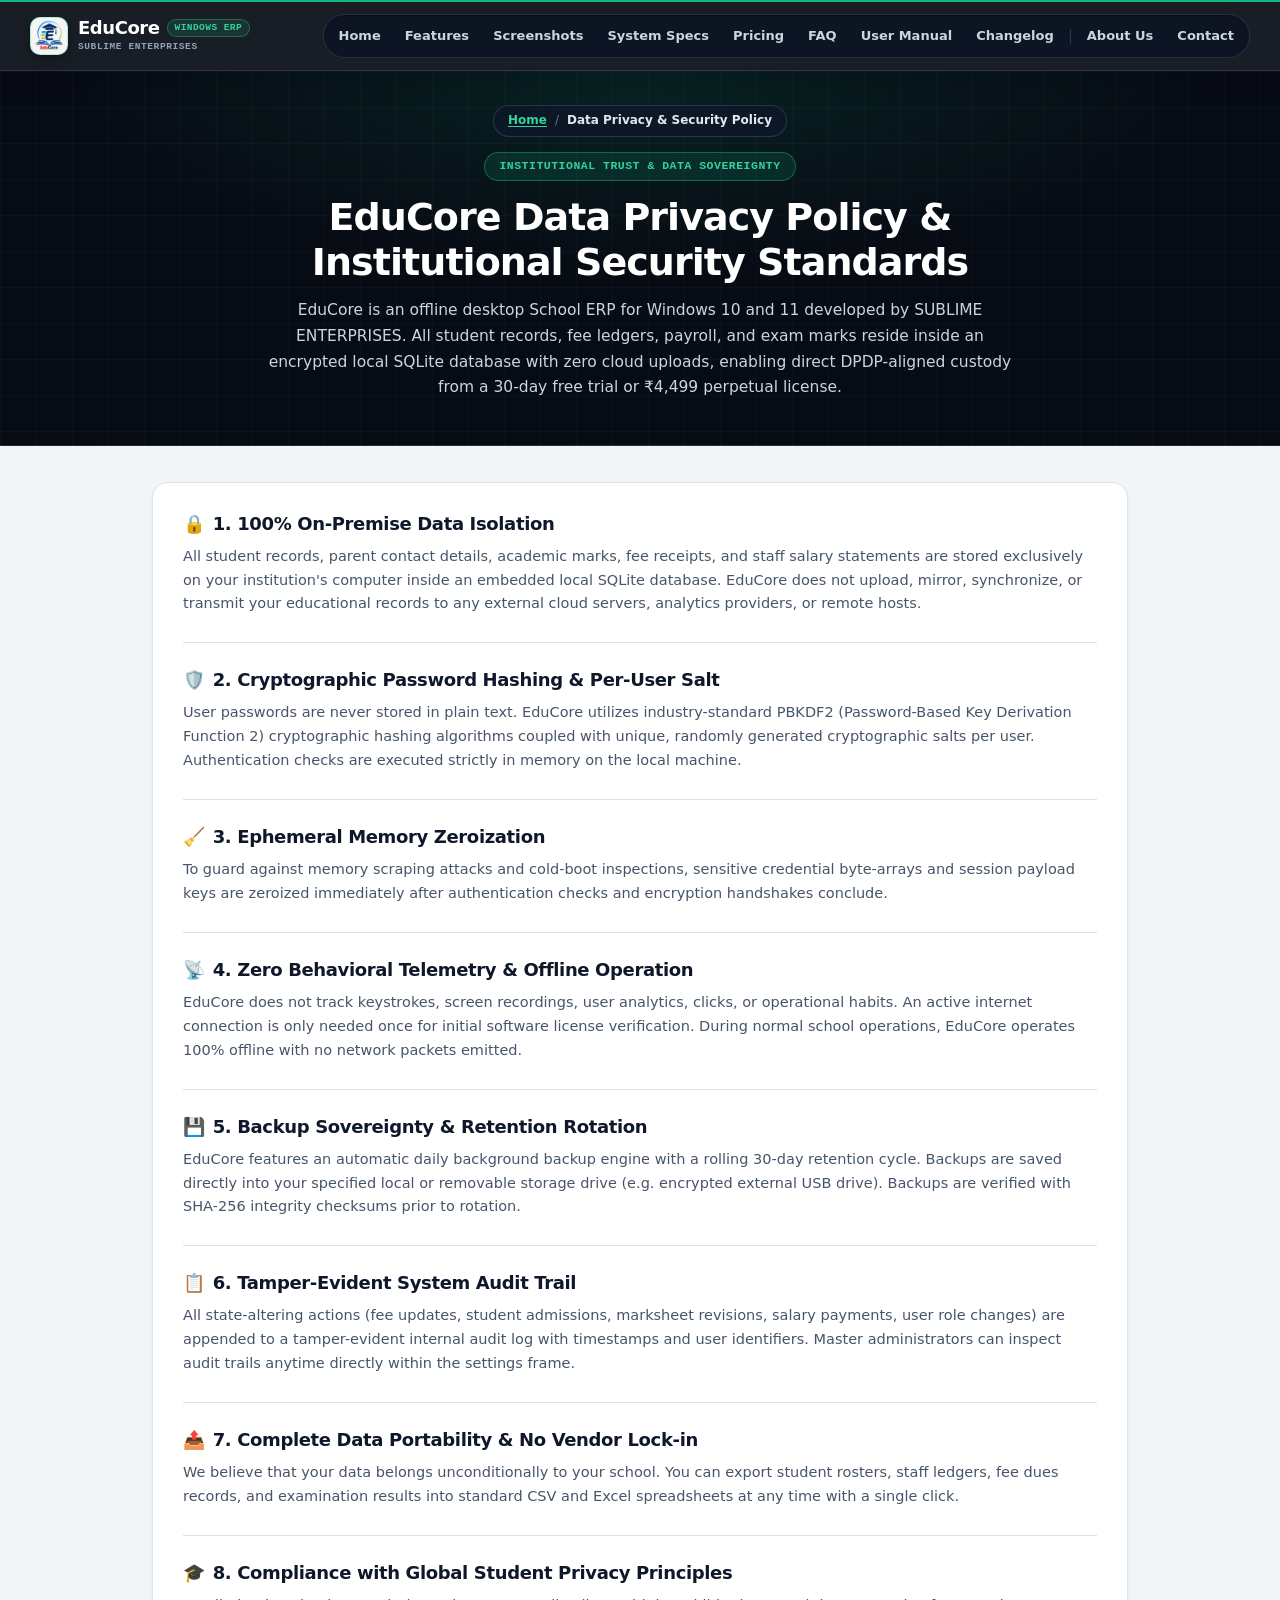
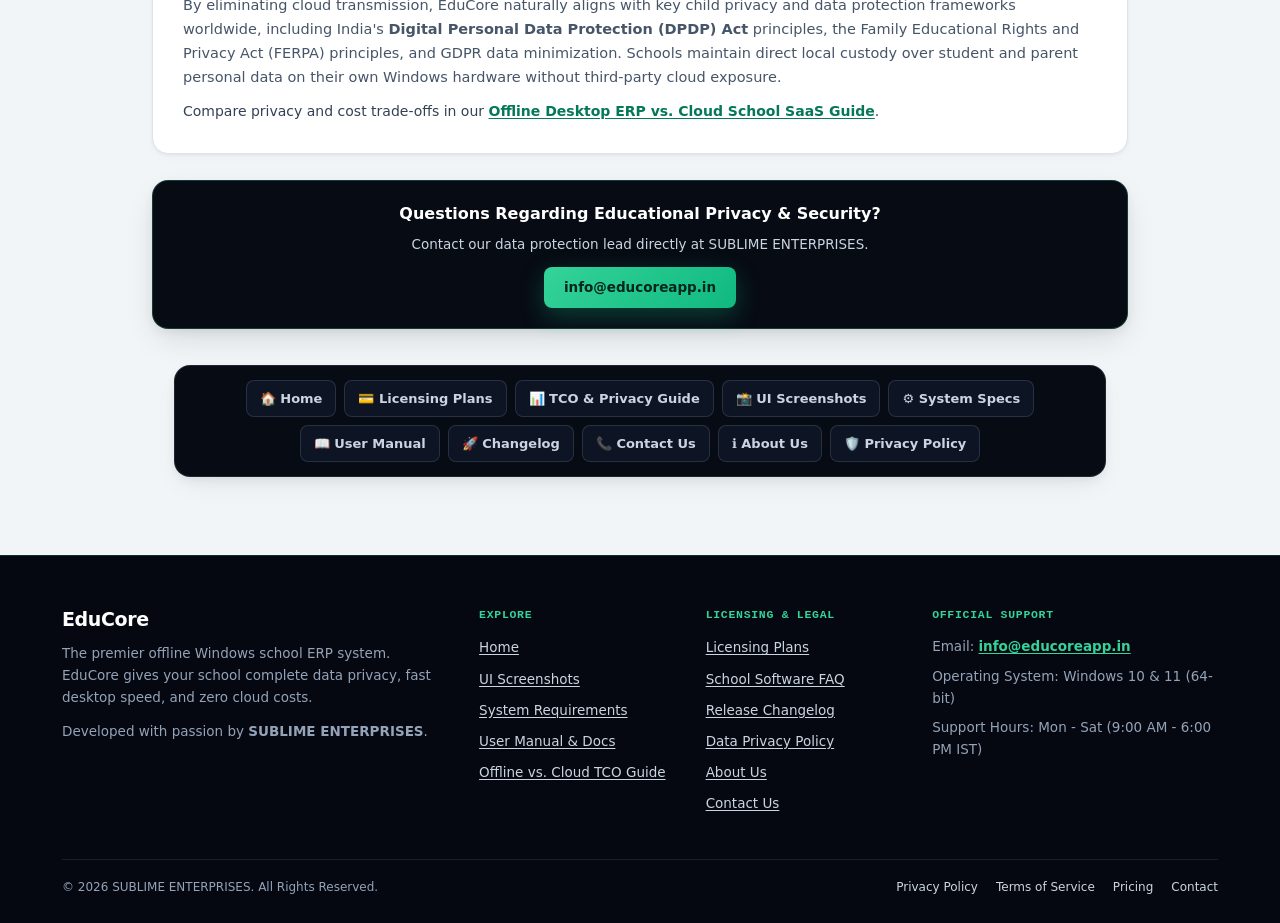
<file: privacy-policy.html>
<!DOCTYPE html>
<html lang="en">
<head>
  <meta charset="UTF-8">
  <meta name="viewport" content="width=device-width, initial-scale=1.0">
  <link rel="canonical" href="https://educoreapp.in/privacy-policy.html">
  <link rel="sitemap" type="application/xml" title="Sitemap" href="https://educoreapp.in/sitemap.xml">

  <title>EduCore Data Privacy Policy &amp; Institutional Security Standards</title>
  <meta name="description" content="Comprehensive data privacy and security policy explaining how EduCore's offline-first architecture guarantees 100% student and financial data sovereignty with zero cloud leakage.">
  <meta name="keywords" content="school data privacy, offline software privacy, student data protection, FERPA compliance offline, DPDP act school software, EduCore security">
  <meta name="author" content="SUBLIME ENTERPRISES">
  <meta name="robots" content="index, follow">

  <!-- Open Graph / Social Media -->
  <meta property="og:type" content="article">
  <meta property="og:title" content="EduCore Data Privacy Policy &amp; Security Standards">
  <meta property="og:description" content="How EduCore's offline architecture ensures 100% on-premise data isolation and student record sovereignty.">
  <meta property="og:image" content="https://educoreapp.in/assets/img/logo.png">

  <!-- Twitter Card -->
  <meta name="twitter:card" content="summary_large_image">
  <meta name="twitter:title" content="EduCore Data Privacy &amp; Security Policy">
  <meta name="twitter:description" content="100% on-premise data isolation, zero cloud telemetry, and cryptographic security for school records.">
  <meta name="twitter:image" content="https://educoreapp.in/assets/img/logo.png">
  <!-- Favicon & Mobile Web App Icons -->
  <link rel="apple-touch-icon" sizes="180x180" href="assets/favicon/apple-touch-icon.png">
  <link rel="icon" type="image/png" sizes="32x32" href="assets/favicon/favicon-32x32.png">
  <link rel="icon" type="image/png" sizes="16x16" href="assets/favicon/favicon-16x16.png">
  <link rel="shortcut icon" href="favicon.ico">
  <link rel="manifest" href="assets/favicon/site.webmanifest">
  <meta name="theme-color" content="#070b14">

  <link rel="preload" href="assets/css/shared.min.css" as="style">
  <link rel="stylesheet" href="assets/css/shared.min.css">

  <!-- Schema.org JSON-LD -->
  <script type="application/ld+json">
  {
    "@context": "https://schema.org",
    "@graph": [
      {
        "@type": "BreadcrumbList",
        "itemListElement": [
          {
            "@type": "ListItem",
            "position": 1,
            "name": "Home",
            "item": "https://educoreapp.in/"
          },
          {
            "@type": "ListItem",
            "position": 2,
            "name": "Privacy Policy",
            "item": "https://educoreapp.in/privacy-policy.html"
          }
        ]
      },
      {
        "@type": "WebPage",
        "@id": "https://educoreapp.in/privacy-policy.html#webpage",
        "name": "EduCore Data Privacy Policy & Institutional Security Standards",
        "description": "Comprehensive data privacy and security policy explaining how EduCore's offline-first architecture guarantees 100% student and financial data sovereignty.",
        "publisher": {
          "@type": "Organization",
          "@id": "https://educoreapp.in/#organization",
          "name": "SUBLIME ENTERPRISES",
          "url": "https://educoreapp.in/",
          "logo": "https://educoreapp.in/assets/img/logo.webp",
          "email": "info@educoreapp.in",
          "sameAs": [
            "https://github.com/tyk786/EduCore"
          ]
        }
      }
    ]
  }
  </script>

  <style>
    /* Subpage styling unified via shared.css Obsidian Command system */
  </style>
    <!-- Google tag (gtag.js) - Google Analytics 4 -->
  <script async src="https://www.googletagmanager.com/gtag/js?id=G-STDN5C3C2P"></script>
  <script>
    window.dataLayer = window.dataLayer || [];
    function gtag(){dataLayer.push(arguments);}
    gtag('js', new Date());

    gtag('config', 'G-STDN5C3C2P');
  </script>
</head>
<body>
  <a href="#main-content" class="ec-skip-link">Skip to main content</a>

  <!-- Top Sticky Navigation Bar -->
    <!-- Top Sticky Navigation Bar -->
    <!-- Top Sticky Navigation Bar -->
  <header class="ec-top-header">
    <div class="ec-nav-container">
      <a href="https://educoreapp.in/" class="ec-brand-logo">
        <picture><source srcset="assets/img/logo-nav.webp" type="image/webp"><img src="assets/img/logo-nav.webp" alt="EduCore Logo" width="38" height="38" loading="eager" decoding="async"></picture>
        <div class="ec-brand-text">
          <div class="ec-brand-name">EduCore <span class="ec-brand-badge">Windows ERP</span></div>
          <div class="ec-brand-tagline">SUBLIME ENTERPRISES</div>
        </div>
      </a>

      <nav class="ec-desktop-nav" aria-label="Main Navigation">
        <a href="https://educoreapp.in/" class="ec-nav-item">Home</a>
        <a href="https://educoreapp.in/#features" class="ec-nav-item">Features</a>
        <a href="screenshots.html" class="ec-nav-item">Screenshots</a>
        <a href="system-requirements.html" class="ec-nav-item">System Specs</a>
        <a href="licensing.html" class="ec-nav-item">Pricing</a>
        <a href="school-management-software-faq.html" class="ec-nav-item">FAQ</a>
        <a href="help-support.html" class="ec-nav-item">User Manual</a>
        <a href="changelog.html" class="ec-nav-item">Changelog</a>
        <span class="ec-nav-divider" aria-hidden="true"></span>
        <a href="about-us.html" class="ec-nav-item">About Us</a>
        <a href="contact-us.html" class="ec-nav-item">Contact</a>
      </nav>

      <button class="ec-mobile-toggle" aria-label="Toggle Navigation Menu">☰</button>
    </div>

    <div class="ec-mobile-menu">
      <a href="https://educoreapp.in/" class="">🏠 Home</a>
      <a href="https://educoreapp.in/#features">⚡ Features &amp; Modules</a>
      <a href="screenshots.html" class="">📸 UI Screenshots</a>
      <a href="system-requirements.html" class="">⚙️ System Requirements</a>
      <a href="licensing.html" class="">💳 Pricing &amp; Licensing</a>
      <a href="offline-vs-cloud-school-erp-tco-guide.html" class="">📊 Offline vs. Cloud TCO Guide</a>
      <a href="school-management-software-faq.html" class="">❓ FAQ &amp; Guide</a>
      <a href="help-support.html" class="">📖 User Manual &amp; Docs</a>
      <a href="changelog.html" class="">🚀 Release Changelog</a>
      <a href="about-us.html" class="">ℹ️ About Us</a>
      <a href="contact-us.html" class="">📞 Contact Support</a>
      <a href="privacy-policy.html" class="active">🛡️ Privacy Policy</a>
    </div>
  </header>

  <main id="main-content">
    <section class="ec-subpage-hero">
      <div class="ec-subpage-hero-inner">
        <nav class="ec-breadcrumbs" aria-label="Breadcrumb">
          <ol>
            <li><a href="/">Home</a></li>
            <li aria-current="page">Data Privacy &amp; Security Policy</li>
          </ol>
        </nav>
        <span class="ec-pill-badge">Institutional Trust &amp; Data Sovereignty</span>
        <h1>EduCore Data Privacy Policy &amp; Institutional Security Standards</h1>
        <p>
          EduCore is an offline desktop School ERP for Windows 10 and 11 developed by SUBLIME ENTERPRISES. All student records, fee ledgers, payroll, and exam marks reside inside an encrypted local SQLite database with zero cloud uploads, enabling direct DPDP-aligned custody from a 30-day free trial or ₹4,499 perpetual license.
        </p>
      </div>
    </section>

    <div class="ec-policy-wrap">

      <!-- Policy Articles Container -->
      <div class="ec-article-card">

        <!-- Article 1: On-Premise Storage -->
        <div class="ec-article-section">
          <h2 style="align-items: center; color: #0f172a; display: flex; font-size: 18px; font-weight: 700; gap: 8px; margin: 0 0 10px;">
            <span>🔒</span> <span>1. 100% On-Premise Data Isolation</span>
          </h2>
          <p style="color: #475569; font-size: 14.5px; margin: 0;">
            All student records, parent contact details, academic marks, fee receipts, and staff salary statements are stored exclusively on your institution's computer inside an embedded local SQLite database. EduCore does not upload, mirror, synchronize, or transmit your educational records to any external cloud servers, analytics providers, or remote hosts.
          </p>
        </div>

        <!-- Article 2: Password Cryptography -->
        <div class="ec-article-section">
          <h2 style="align-items: center; color: #0f172a; display: flex; font-size: 18px; font-weight: 700; gap: 8px; margin: 0 0 10px;">
            <span>🛡️</span> <span>2. Cryptographic Password Hashing &amp; Per-User Salt</span>
          </h2>
          <p style="color: #475569; font-size: 14.5px; margin: 0;">
            User passwords are never stored in plain text. EduCore utilizes industry-standard PBKDF2 (Password-Based Key Derivation Function 2) cryptographic hashing algorithms coupled with unique, randomly generated cryptographic salts per user. Authentication checks are executed strictly in memory on the local machine.
          </p>
        </div>

        <!-- Article 3: Memory Zeroization Buffers -->
        <div class="ec-article-section">
          <h2 style="align-items: center; color: #0f172a; display: flex; font-size: 18px; font-weight: 700; gap: 8px; margin: 0 0 10px;">
            <span>🧹</span> <span>3. Ephemeral Memory Zeroization</span>
          </h2>
          <p style="color: #475569; font-size: 14.5px; margin: 0;">
            To guard against memory scraping attacks and cold-boot inspections, sensitive credential byte-arrays and session payload keys are zeroized immediately after authentication checks and encryption handshakes conclude.
          </p>
        </div>

        <!-- Article 4: Zero Telemetry License Checks -->
        <div class="ec-article-section">
          <h2 style="align-items: center; color: #0f172a; display: flex; font-size: 18px; font-weight: 700; gap: 8px; margin: 0 0 10px;">
            <span>📡</span> <span>4. Zero Behavioral Telemetry &amp; Offline Operation</span>
          </h2>
          <p style="color: #475569; font-size: 14.5px; margin: 0;">
            EduCore does not track keystrokes, screen recordings, user analytics, clicks, or operational habits. An active internet connection is only needed once for initial software license verification. During normal school operations, EduCore operates 100% offline with no network packets emitted.
          </p>
        </div>

        <!-- Article 5: Backup Sovereignty -->
        <div class="ec-article-section">
          <h2 style="align-items: center; color: #0f172a; display: flex; font-size: 18px; font-weight: 700; gap: 8px; margin: 0 0 10px;">
            <span>💾</span> <span>5. Backup Sovereignty &amp; Retention Rotation</span>
          </h2>
          <p style="color: #475569; font-size: 14.5px; margin: 0;">
            EduCore features an automatic daily background backup engine with a rolling 30-day retention cycle. Backups are saved directly into your specified local or removable storage drive (e.g. encrypted external USB drive). Backups are verified with SHA-256 integrity checksums prior to rotation.
          </p>
        </div>

        <!-- Article 6: Forensic Audit Logging -->
        <div class="ec-article-section">
          <h2 style="align-items: center; color: #0f172a; display: flex; font-size: 18px; font-weight: 700; gap: 8px; margin: 0 0 10px;">
            <span>📋</span> <span>6. Tamper-Evident System Audit Trail</span>
          </h2>
          <p style="color: #475569; font-size: 14.5px; margin: 0;">
            All state-altering actions (fee updates, student admissions, marksheet revisions, salary payments, user role changes) are appended to a tamper-evident internal audit log with timestamps and user identifiers. Master administrators can inspect audit trails anytime directly within the settings frame.
          </p>
        </div>

        <!-- Article 7: Data Portability & Exports -->
        <div class="ec-article-section">
          <h2 style="align-items: center; color: #0f172a; display: flex; font-size: 18px; font-weight: 700; gap: 8px; margin: 0 0 10px;">
            <span>📤</span> <span>7. Complete Data Portability &amp; No Vendor Lock-in</span>
          </h2>
          <p style="color: #475569; font-size: 14.5px; margin: 0;">
            We believe that your data belongs unconditionally to your school. You can export student rosters, staff ledgers, fee dues records, and examination results into standard CSV and Excel spreadsheets at any time with a single click.
          </p>
        </div>

        <!-- Article 8: Student Data Privacy Alignment -->
        <div class="ec-article-section">
          <h2 style="align-items: center; color: #0f172a; display: flex; font-size: 18px; font-weight: 700; gap: 8px; margin: 0 0 10px;">
            <span>🎓</span> <span>8. Compliance with Global Student Privacy Principles</span>
          </h2>
          <p style="color: #475569; font-size: 14.5px; margin: 0 0 10px;">
            By eliminating cloud transmission, EduCore naturally aligns with key child privacy and data protection frameworks worldwide, including India's <strong>Digital Personal Data Protection (DPDP) Act</strong> principles, the Family Educational Rights and Privacy Act (FERPA) principles, and GDPR data minimization. Schools maintain direct local custody over student and parent personal data on their own Windows hardware without third-party cloud exposure.
          </p>
          <p style="color: var(--ec-ink-body); font-size: 14px; margin: 0;">
            Compare privacy and cost trade-offs in our <a href="offline-vs-cloud-school-erp-tco-guide.html" style="color: var(--ec-emerald-deep); font-weight: 700;">Offline Desktop ERP vs. Cloud School SaaS Guide</a>.
          </p>
        </div>

      </div>

      <!-- Contact Attribution Banner -->
      <section class="ec-vault-panel" style="margin-bottom: 30px; text-align: center;">
        <p style="color: #ffffff; font-size: 16px; font-weight: 800; margin: 0 0 6px;">Questions Regarding Educational Privacy &amp; Security?</p>
        <p style="color: #cbd5e1; font-size: 13.5px; margin: 0 0 12px;">Contact our data protection lead directly at SUBLIME ENTERPRISES.</p>
        <a href="mailto:info@educoreapp.in" class="ec-btn-primary" style="padding: 9px 20px; font-size: 13.5px;">info@educoreapp.in</a>
      </section>

      <!-- Universal Site Navigation Bar -->
      <nav class="ec-site-nav" aria-label="EduCore Navigation Menu">
        <div class="ec-nav-inner">
          <a href="/" class="ec-nav-link">🏠 Home</a>
          <a href="licensing.html" class="ec-nav-link">💳 Licensing Plans</a>
          <a href="offline-vs-cloud-school-erp-tco-guide.html" class="ec-nav-link">📊 TCO &amp; Privacy Guide</a>
          <a href="screenshots.html" class="ec-nav-link">📸 UI Screenshots</a>
          <a href="system-requirements.html" class="ec-nav-link">⚙️ System Specs</a>
          <a href="help-support.html" class="ec-nav-link">📖 User Manual</a>
          <a href="changelog.html" class="ec-nav-link">🚀 Changelog</a>
          <a href="contact-us.html" class="ec-nav-link">📞 Contact Us</a>
          <a href="about-us.html" class="ec-nav-link">ℹ️ About Us</a>
          <a href="privacy-policy.html" class="ec-nav-link">🛡️ Privacy Policy</a>
        </div>
      </nav>

    </div>
  </main>

  <!-- Enterprise Footer -->
    <!--================= FOOTER =================-->
    <!--================= FOOTER =================-->
  <footer class="ec-footer">
    <div class="ec-footer-container">
      <div class="ec-footer-grid">
        <div class="ec-footer-brand">
          <h3>EduCore</h3>
          <p>The premier offline Windows school ERP system. EduCore gives your school complete data privacy, fast desktop speed, and zero cloud costs.</p>
          <p>Developed with passion by <strong>SUBLIME ENTERPRISES</strong>.</p>
        </div>

        <div class="ec-footer-col">
          <h4>Explore</h4>
          <ul class="ec-footer-links">
            <li><a href="https://educoreapp.in/">Home</a></li>
            <li><a href="screenshots.html">UI Screenshots</a></li>
            <li><a href="system-requirements.html">System Requirements</a></li>
            <li><a href="help-support.html">User Manual &amp; Docs</a></li>
            <li><a href="offline-vs-cloud-school-erp-tco-guide.html">Offline vs. Cloud TCO Guide</a></li>
          </ul>
        </div>

        <div class="ec-footer-col">
          <h4>Licensing &amp; Legal</h4>
          <ul class="ec-footer-links">
            <li><a href="licensing.html">Licensing Plans</a></li>
            <li><a href="school-management-software-faq.html">School Software FAQ</a></li>
            <li><a href="changelog.html">Release Changelog</a></li>
            <li><a href="privacy-policy.html">Data Privacy Policy</a></li>
            <li><a href="about-us.html">About Us</a></li>
            <li><a href="contact-us.html">Contact Us</a></li>
          </ul>
        </div>

        <div class="ec-footer-col ec-footer-contact">
          <h4>Official Support</h4>
          <p>Email: <a href="mailto:info@educoreapp.in">info@educoreapp.in</a></p>
          <p>Operating System: Windows 10 &amp; 11 (64-bit)</p>
          <p>Support Hours: Mon - Sat (9:00 AM - 6:00 PM IST)</p>
        </div>
      </div>

      <div class="ec-footer-bottom">
        <div>© 2026 SUBLIME ENTERPRISES. All Rights Reserved.</div>
        <div class="ec-footer-bottom-links">
          <a href="privacy-policy.html">Privacy Policy</a>
          <a href="EULA.txt" target="_blank">Terms of Service</a>
          <a href="licensing.html">Pricing</a>
          <a href="contact-us.html">Contact</a>
        </div>
      </div>
    </div>
  </footer>

  <script defer src="assets/js/main.js"></script>
</body>
</html>
</file>
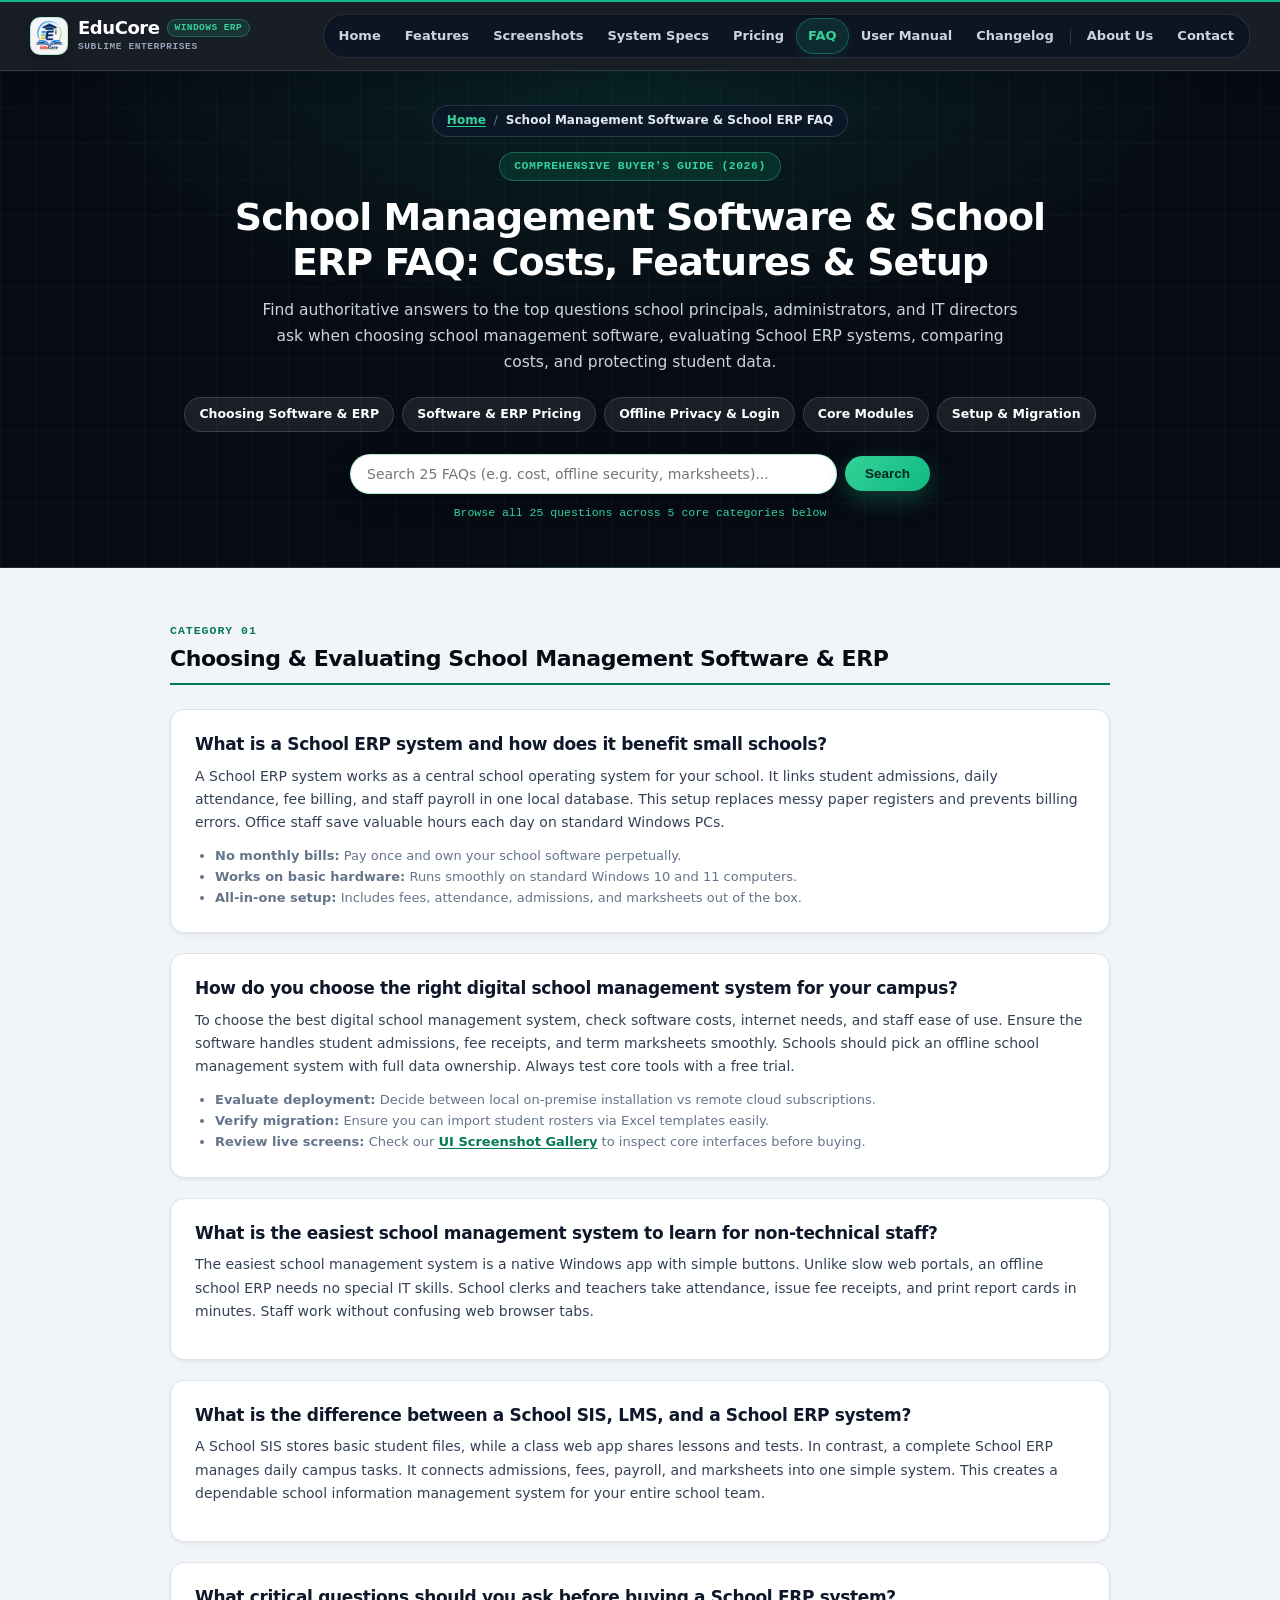
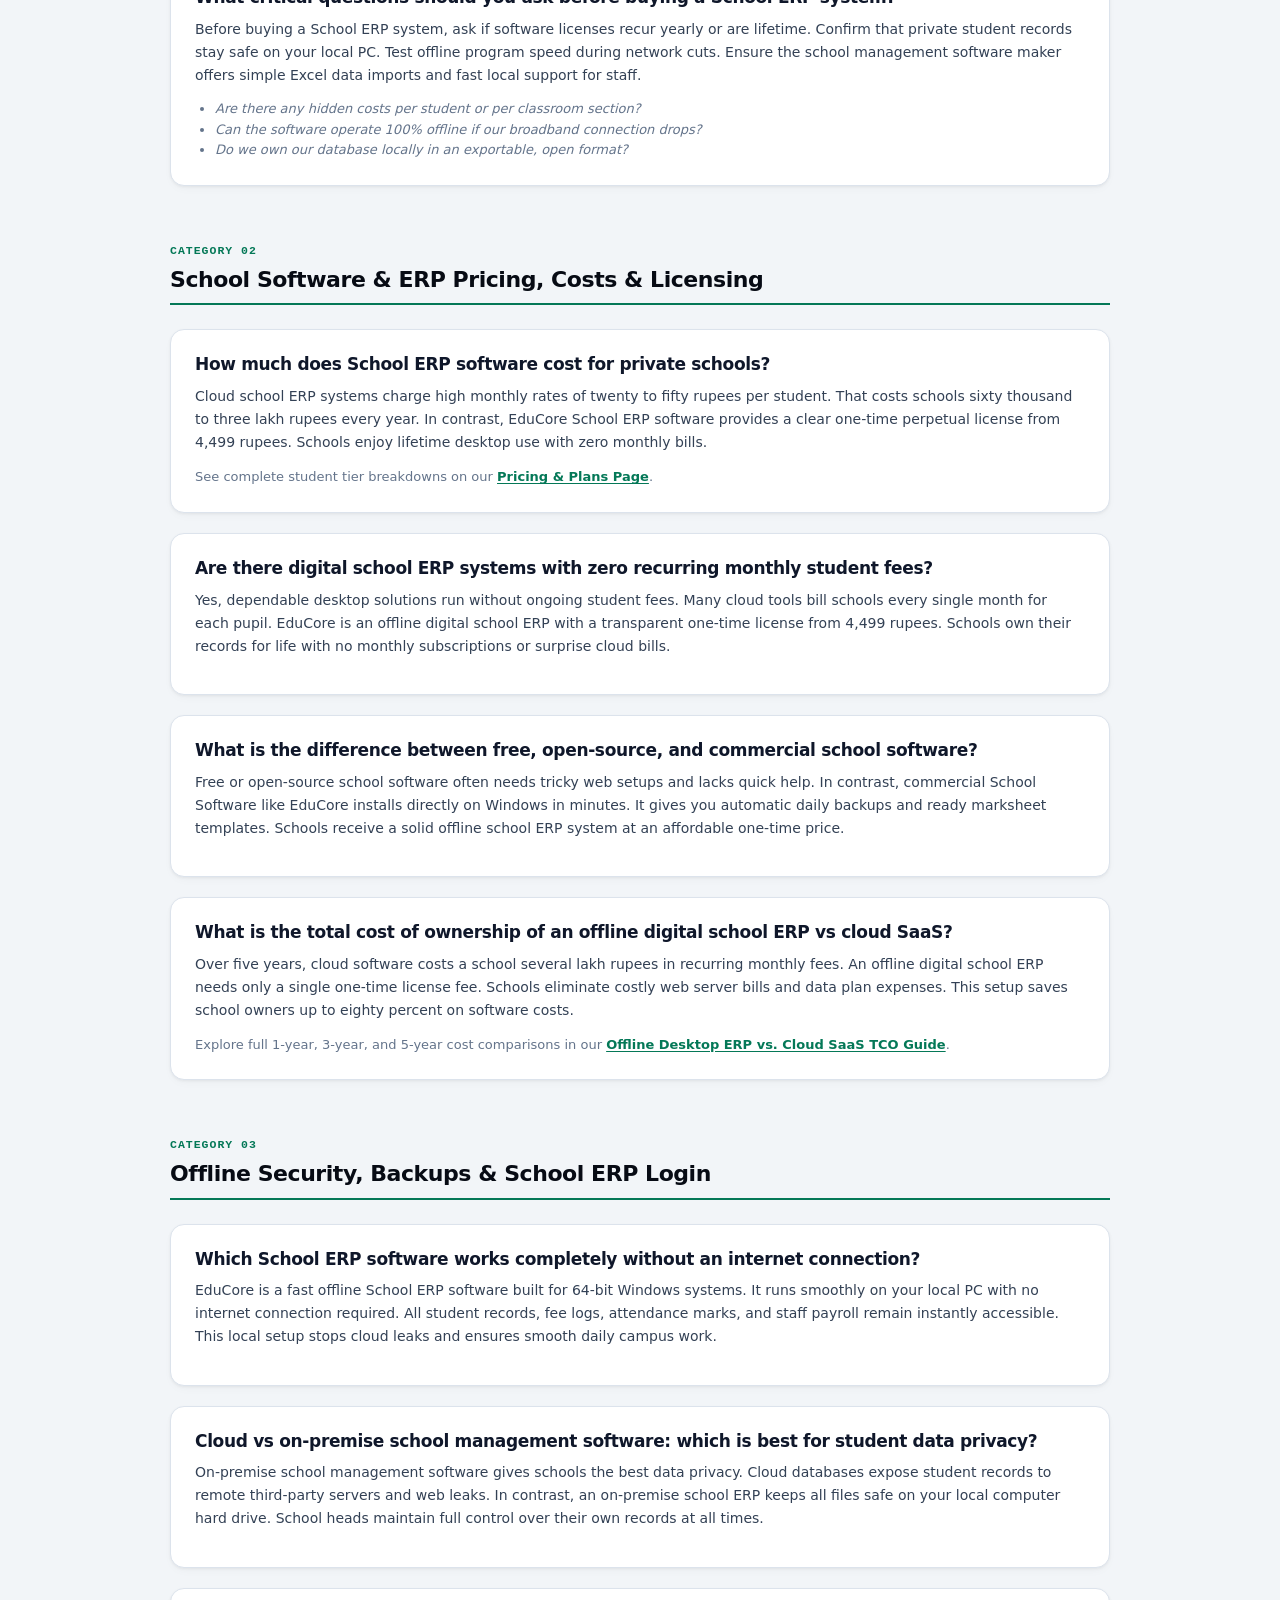
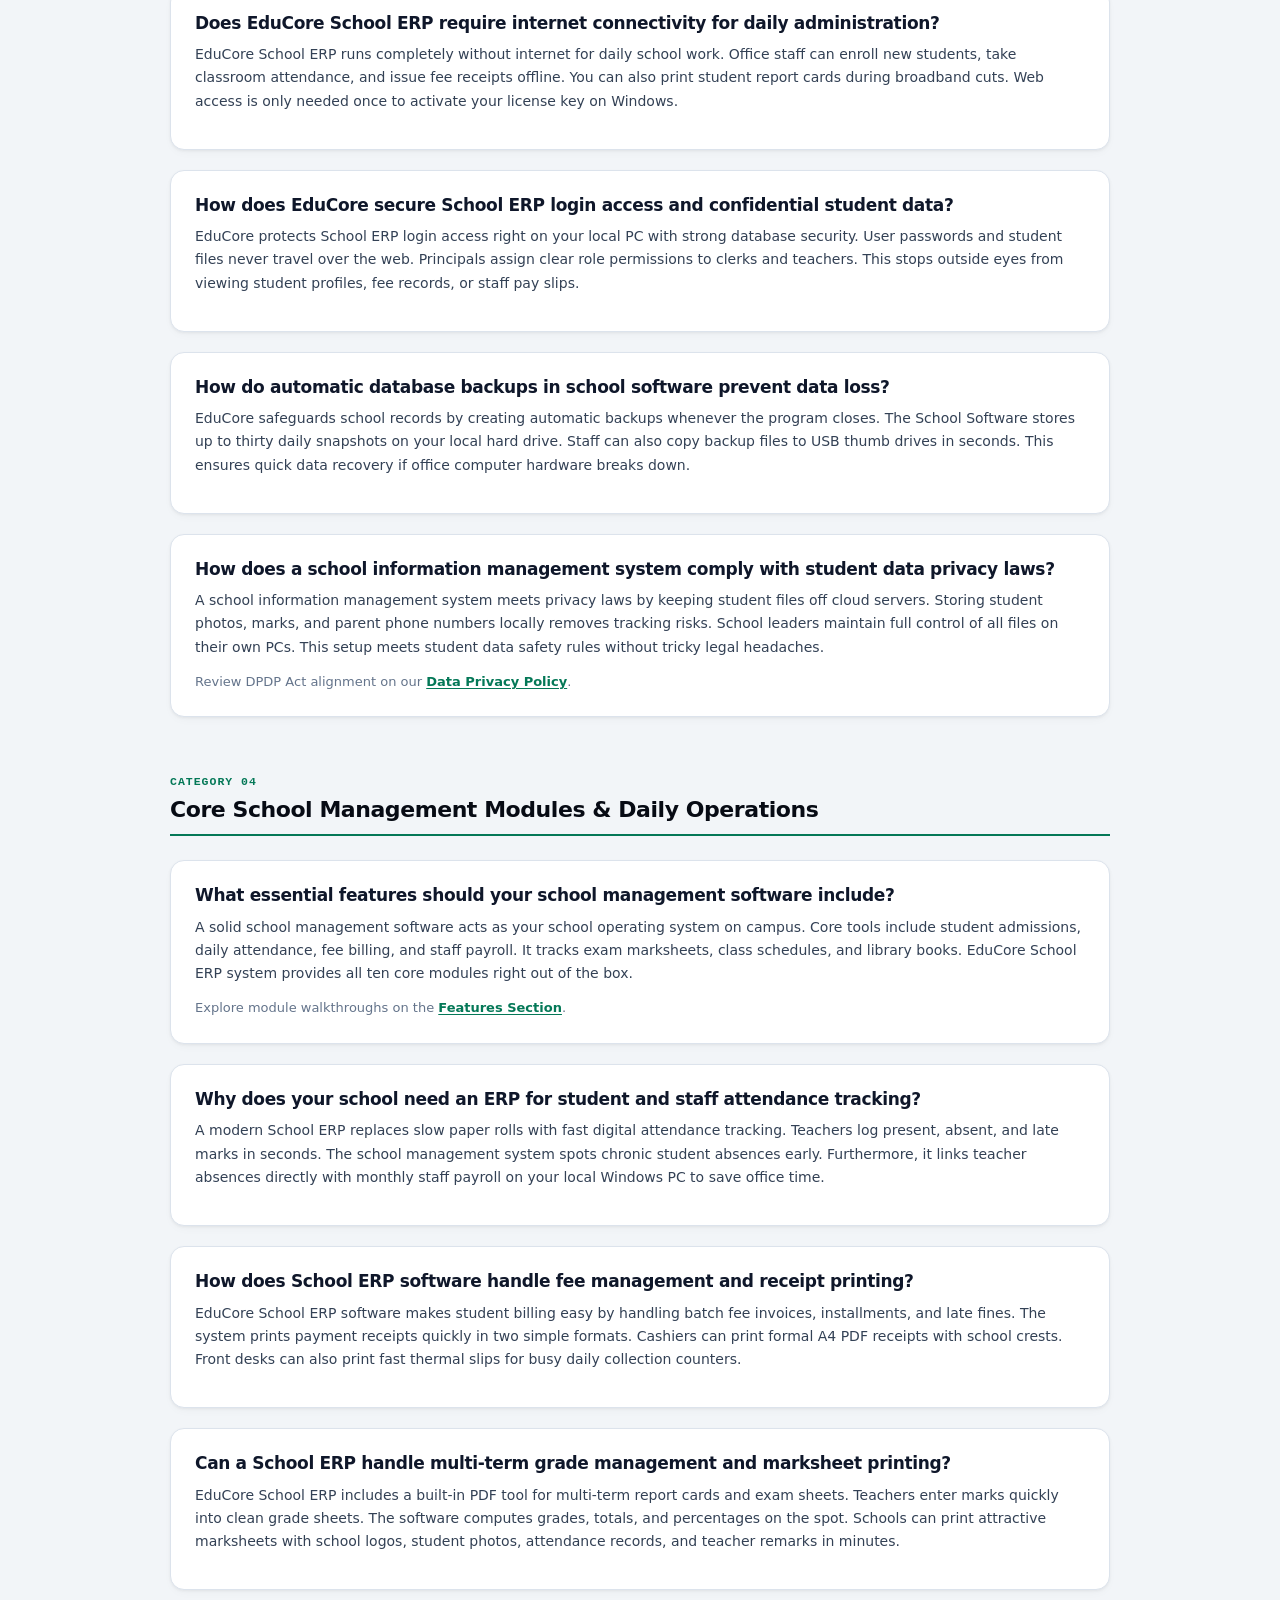
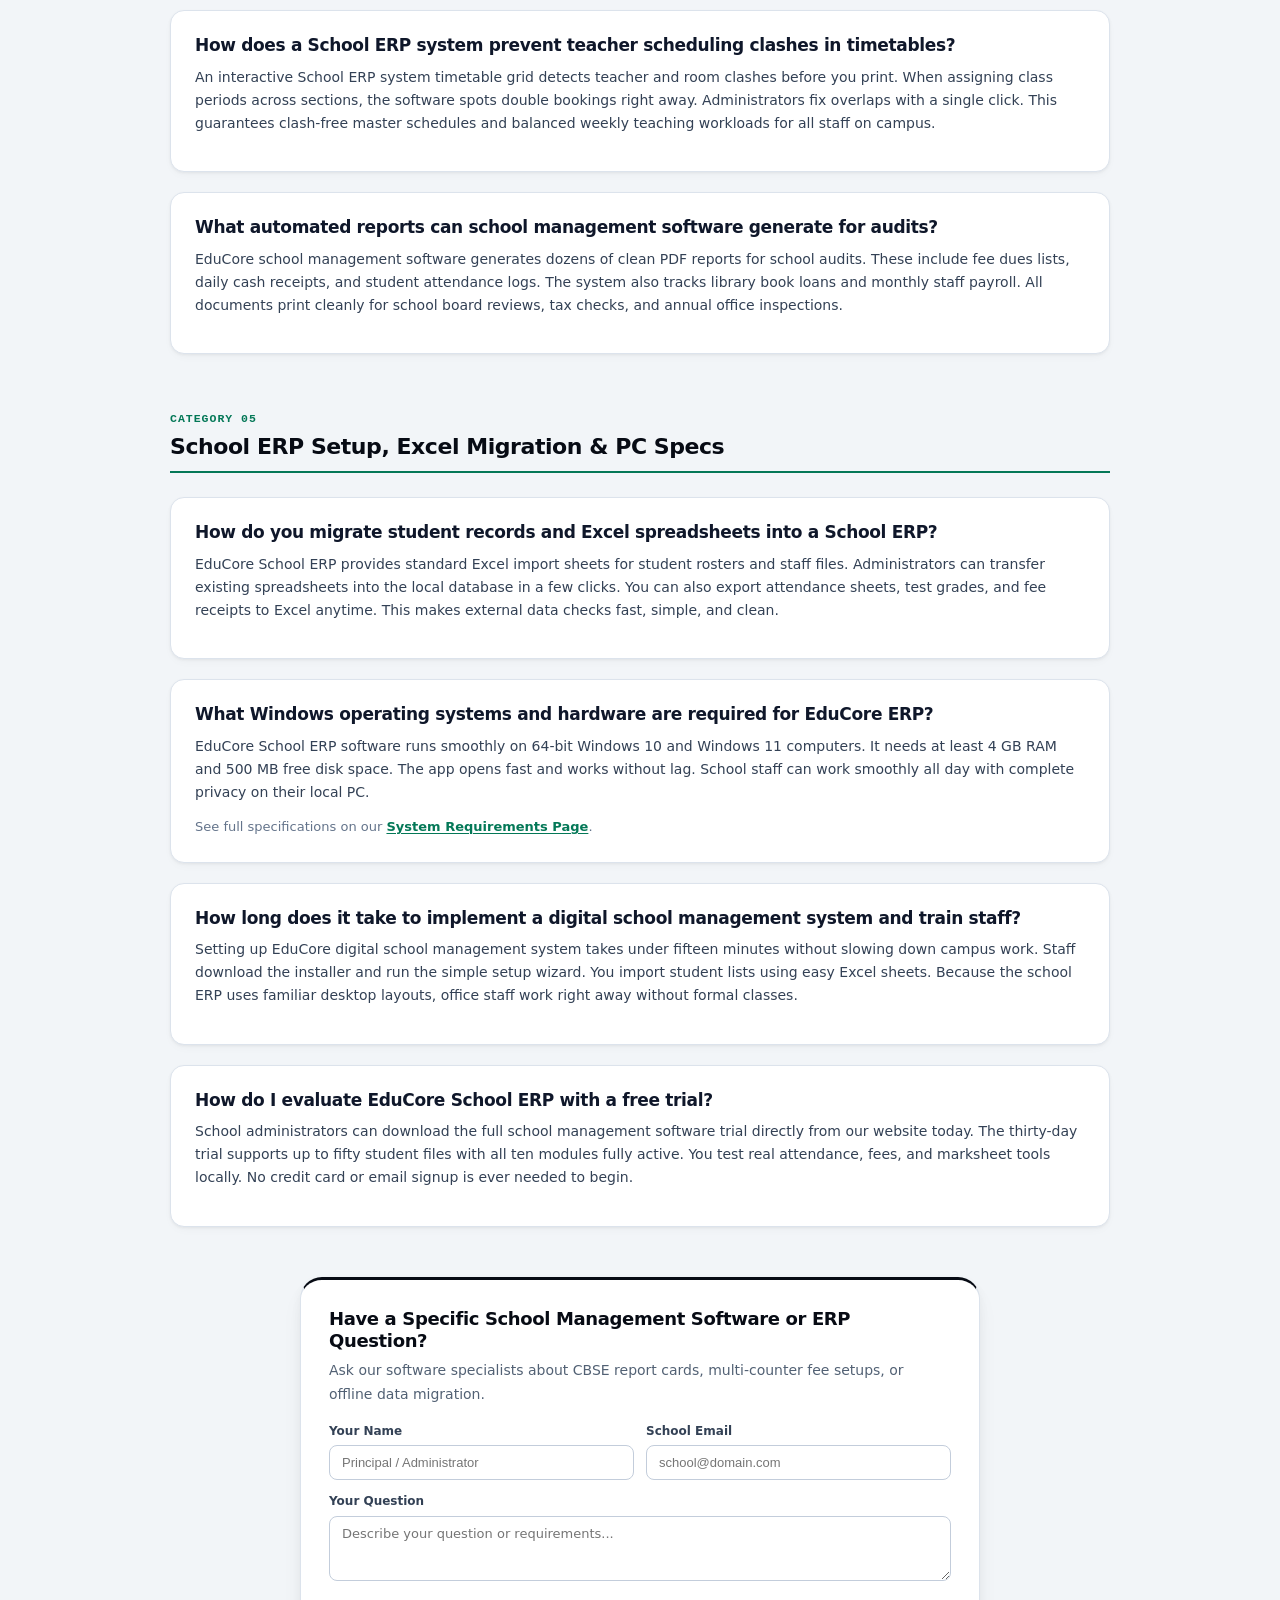
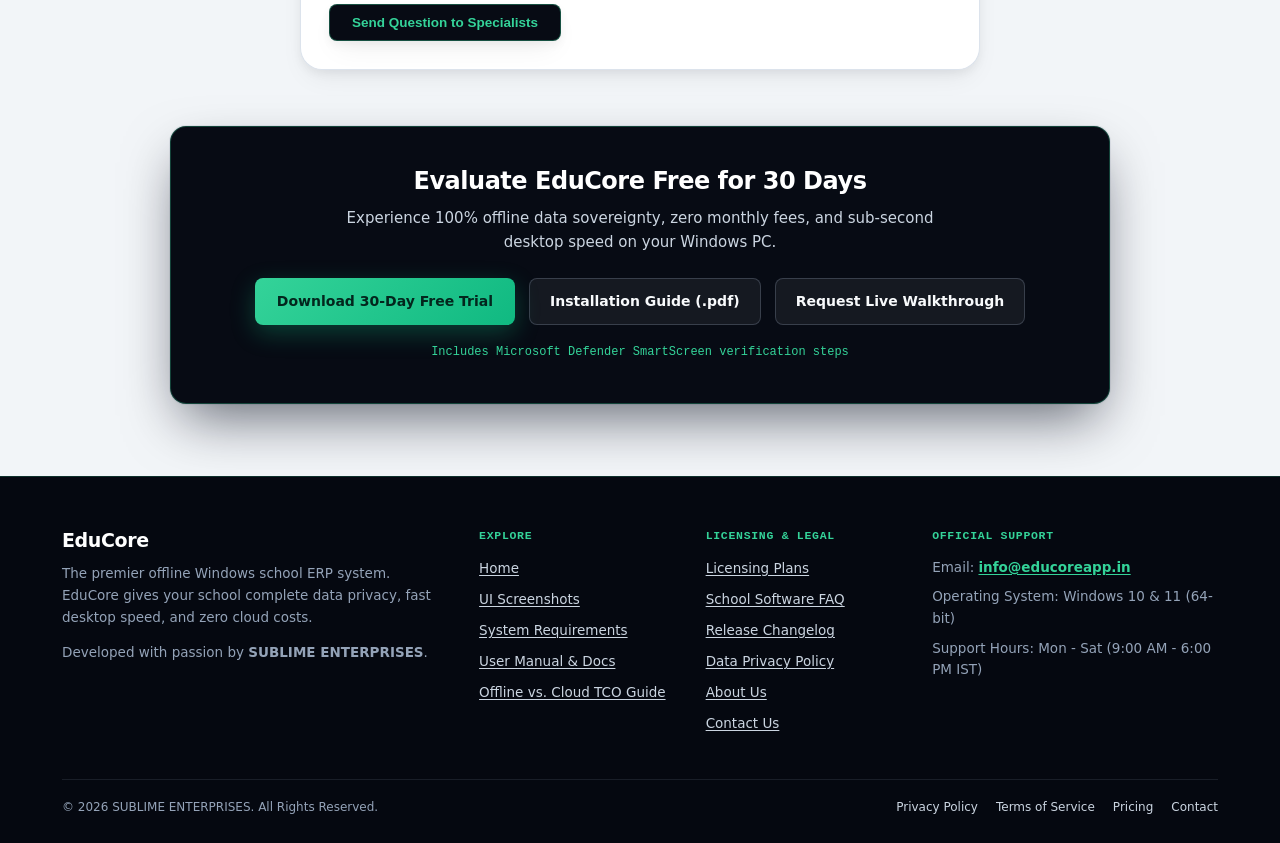
<file: school-management-software-faq.html>
<!DOCTYPE html>
<html lang="en">
<head>
  <meta charset="UTF-8">
  <meta name="viewport" content="width=device-width, initial-scale=1.0">
  <title>School Management Software &amp; School ERP FAQ | EduCore</title>
  <meta name="description" content="Find expert answers on school management software, school erp systems, software pricing, data privacy, attendance, marksheets, and Excel migration.">
  <meta name="keywords" content="school management software, school erp, school management system, school erp software, school erp system, school software, school information management system, school sis, school operating system, digital school management system, digital school erp, school erp login">
  <link rel="canonical" href="https://educoreapp.in/school-management-software-faq.html">
  <link rel="icon" type="image/webp" href="assets/img/logo.webp">

  <!-- Open Graph -->
  <meta property="og:type" content="article">
  <meta property="og:url" content="https://educoreapp.in/school-management-software-faq.html">
  <meta property="og:title" content="School Management Software &amp; School ERP FAQ | EduCore">
  <meta property="og:description" content="Authoritative answers to common questions about school management software, School ERP selection, pricing, offline security, and implementation.">
  <meta property="og:image" content="https://educoreapp.in/assets/img/EduCore_Dashboard.webp">

  <!-- Twitter Card -->
  <meta name="twitter:card" content="summary_large_image">
  <meta name="twitter:title" content="School Management Software &amp; School ERP FAQ | EduCore">
  <meta name="twitter:description" content="Comprehensive buyer's guide and answers to 25 essential questions about school management software and School ERP systems.">
  <meta name="twitter:image" content="https://educoreapp.in/assets/img/EduCore_Dashboard.webp">

  <meta name="theme-color" content="#070b14">
  <link rel="preload" href="assets/css/shared.min.css" as="style">
  <link rel="stylesheet" href="assets/css/shared.min.css">

  <script type="application/ld+json">
{
  "@context": "https://schema.org",
  "@graph": [
    {
      "@type": "BreadcrumbList",
      "itemListElement": [
        {
          "@type": "ListItem",
          "position": 1,
          "name": "Home",
          "item": "https://educoreapp.in/"
        },
        {
          "@type": "ListItem",
          "position": 2,
          "name": "School Management Software & School ERP FAQ",
          "item": "https://educoreapp.in/school-management-software-faq.html"
        }
      ]
    },
    {
      "@type": "FAQPage",
      "@id": "https://educoreapp.in/school-management-software-faq.html#faq",
      "name": "School Management Software & School ERP Comprehensive FAQ & Buyer's Guide",
      "description": "25 expert answers covering school management software, School ERP systems, pricing, data security, core modules, and implementation.",
      "mainEntity": [
        {
          "@type": "Question",
          "name": "What is a School ERP system and how does it benefit small schools?",
          "text": "What is a School ERP system and how does it benefit small schools?",
          "acceptedAnswer": {
            "@type": "Answer",
            "text": "A School ERP system works as a central school operating system for your school. It links student admissions, daily attendance, fee billing, and staff payroll in one local database. This setup replaces messy paper registers and prevents billing errors. Office staff save valuable hours each day on standard Windows PCs."
          }
        },
        {
          "@type": "Question",
          "name": "How do you choose the right digital school management system for your campus?",
          "text": "How do you choose the right digital school management system for your campus?",
          "acceptedAnswer": {
            "@type": "Answer",
            "text": "To choose the best digital school management system, check software costs, internet needs, and staff ease of use. Ensure the software handles student admissions, fee receipts, and term marksheets smoothly. Schools should pick an offline school management system with full data ownership. Always test core tools with a free trial."
          }
        },
        {
          "@type": "Question",
          "name": "What is the easiest school management system to learn for non-technical staff?",
          "text": "What is the easiest school management system to learn for non-technical staff?",
          "acceptedAnswer": {
            "@type": "Answer",
            "text": "The easiest school management system is a native Windows app with simple buttons. Unlike slow web portals, an offline school ERP needs no special IT skills. School clerks and teachers take attendance, issue fee receipts, and print report cards in minutes. Staff work without confusing web browser tabs."
          }
        },
        {
          "@type": "Question",
          "name": "What is the difference between a School SIS, LMS, and a School ERP system?",
          "text": "What is the difference between a School SIS, LMS, and a School ERP system?",
          "acceptedAnswer": {
            "@type": "Answer",
            "text": "A School SIS stores basic student files, while a class web app shares lessons and tests. In contrast, a complete School ERP manages daily campus tasks. It connects admissions, fees, payroll, and marksheets into one simple system. This creates a dependable school information management system for your entire school team."
          }
        },
        {
          "@type": "Question",
          "name": "What critical questions should you ask before buying a School ERP system?",
          "text": "What critical questions should you ask before buying a School ERP system?",
          "acceptedAnswer": {
            "@type": "Answer",
            "text": "Before buying a School ERP system, ask if software licenses recur yearly or are lifetime. Confirm that private student records stay safe on your local PC. Test offline program speed during network cuts. Ensure the school management software maker offers simple Excel data imports and fast local support for staff."
          }
        },
        {
          "@type": "Question",
          "name": "How much does School ERP software cost for private schools?",
          "text": "How much does School ERP software cost for private schools?",
          "acceptedAnswer": {
            "@type": "Answer",
            "text": "Cloud school ERP systems charge high monthly rates of twenty to fifty rupees per student. That costs schools sixty thousand to three lakh rupees every year. In contrast, EduCore School ERP software provides a clear one-time perpetual license from 4,499 rupees. Schools enjoy lifetime desktop use with zero monthly bills."
          }
        },
        {
          "@type": "Question",
          "name": "Are there digital school ERP systems with zero recurring monthly student fees?",
          "text": "Are there digital school ERP systems with zero recurring monthly student fees?",
          "acceptedAnswer": {
            "@type": "Answer",
            "text": "Yes, dependable desktop solutions run without ongoing student fees. Many cloud tools bill schools every single month for each pupil. EduCore is an offline digital school ERP with a transparent one-time license from 4,499 rupees. Schools own their records for life with no monthly subscriptions or surprise cloud bills."
          }
        },
        {
          "@type": "Question",
          "name": "What is the difference between free, open-source, and commercial school software?",
          "text": "What is the difference between free, open-source, and commercial school software?",
          "acceptedAnswer": {
            "@type": "Answer",
            "text": "Free or open-source school software often needs tricky web setups and lacks quick help. In contrast, commercial School Software like EduCore installs directly on Windows in minutes. It gives you automatic daily backups and ready marksheet templates. Schools receive a solid offline school ERP system at an affordable one-time price."
          }
        },
        {
          "@type": "Question",
          "name": "What is the total cost of ownership of an offline digital school ERP vs cloud SaaS?",
          "text": "What is the total cost of ownership of an offline digital school ERP vs cloud SaaS?",
          "acceptedAnswer": {
            "@type": "Answer",
            "text": "Over five years, cloud software costs a school several lakh rupees in recurring monthly fees. An offline digital school ERP needs only a single one-time license fee. Schools eliminate costly web server bills and data plan expenses. This setup saves school owners up to eighty percent on software costs."
          }
        },
        {
          "@type": "Question",
          "name": "Which School ERP software works completely without an internet connection?",
          "text": "Which School ERP software works completely without an internet connection?",
          "acceptedAnswer": {
            "@type": "Answer",
            "text": "EduCore is a fast offline School ERP software built for 64-bit Windows systems. It runs smoothly on your local PC with no internet connection required. All student records, fee logs, attendance marks, and staff payroll remain instantly accessible. This local setup stops cloud leaks and ensures smooth daily campus work."
          }
        },
        {
          "@type": "Question",
          "name": "Cloud vs on-premise school management software: which is best for student data privacy?",
          "text": "Cloud vs on-premise school management software: which is best for student data privacy?",
          "acceptedAnswer": {
            "@type": "Answer",
            "text": "On-premise school management software gives schools the best data privacy. Cloud databases expose student records to remote third-party servers and web leaks. In contrast, an on-premise school ERP keeps all files safe on your local computer hard drive. School heads maintain full control over their own records at all times."
          }
        },
        {
          "@type": "Question",
          "name": "Does EduCore School ERP require internet connectivity for daily administration?",
          "text": "Does EduCore School ERP require internet connectivity for daily administration?",
          "acceptedAnswer": {
            "@type": "Answer",
            "text": "EduCore School ERP runs completely without internet for daily school work. Office staff can enroll new students, take classroom attendance, and issue fee receipts offline. You can also print student report cards during broadband cuts. Web access is only needed once to activate your license key on Windows."
          }
        },
        {
          "@type": "Question",
          "name": "How does EduCore secure School ERP login access and confidential student data?",
          "text": "How does EduCore secure School ERP login access and confidential student data?",
          "acceptedAnswer": {
            "@type": "Answer",
            "text": "EduCore protects School ERP login access right on your local PC with strong database security. User passwords and student files never travel over the web. Principals assign clear role permissions to clerks and teachers. This stops outside eyes from viewing student profiles, fee records, or staff pay slips."
          }
        },
        {
          "@type": "Question",
          "name": "How do automatic database backups in school software prevent data loss?",
          "text": "How do automatic database backups in school software prevent data loss?",
          "acceptedAnswer": {
            "@type": "Answer",
            "text": "EduCore safeguards school records by creating automatic backups whenever the program closes. The School Software stores up to thirty daily snapshots on your local hard drive. Staff can also copy backup files to USB thumb drives in seconds. This ensures quick data recovery if office computer hardware breaks down."
          }
        },
        {
          "@type": "Question",
          "name": "How does a school information management system comply with student data privacy laws?",
          "text": "How does a school information management system comply with student data privacy laws?",
          "acceptedAnswer": {
            "@type": "Answer",
            "text": "A school information management system meets privacy laws by keeping student files off cloud servers. Storing student photos, marks, and parent phone numbers locally removes tracking risks. School leaders maintain full control of all files on their own PCs. This setup meets student data safety rules without tricky legal headaches."
          }
        },
        {
          "@type": "Question",
          "name": "What essential features should your school management software include?",
          "text": "What essential features should your school management software include?",
          "acceptedAnswer": {
            "@type": "Answer",
            "text": "A solid school management software acts as your school operating system on campus. Core tools include student admissions, daily attendance, fee billing, and staff payroll. It tracks exam marksheets, class schedules, and library books. EduCore School ERP system provides all ten core modules right out of the box."
          }
        },
        {
          "@type": "Question",
          "name": "Why does your school need an ERP for student and staff attendance tracking?",
          "text": "Why does your school need an ERP for student and staff attendance tracking?",
          "acceptedAnswer": {
            "@type": "Answer",
            "text": "A modern School ERP replaces slow paper rolls with fast digital attendance tracking. Teachers log present, absent, and late marks in seconds. The school management system spots chronic student absences early. Furthermore, it links teacher absences directly with monthly staff payroll on your local Windows PC to save office time."
          }
        },
        {
          "@type": "Question",
          "name": "How does School ERP software handle fee management and receipt printing?",
          "text": "How does School ERP software handle fee management and receipt printing?",
          "acceptedAnswer": {
            "@type": "Answer",
            "text": "EduCore School ERP software makes student billing easy by handling batch fee invoices, installments, and late fines. The system prints payment receipts quickly in two simple formats. Cashiers can print formal A4 PDF receipts with school crests. Front desks can also print fast thermal slips for busy daily collection counters."
          }
        },
        {
          "@type": "Question",
          "name": "Can a School ERP handle multi-term grade management and marksheet printing?",
          "text": "Can a School ERP handle multi-term grade management and marksheet printing?",
          "acceptedAnswer": {
            "@type": "Answer",
            "text": "EduCore School ERP includes a built-in PDF tool for multi-term report cards and exam sheets. Teachers enter marks quickly into clean grade sheets. The software computes grades, totals, and percentages on the spot. Schools can print attractive marksheets with school logos, student photos, attendance records, and teacher remarks in minutes."
          }
        },
        {
          "@type": "Question",
          "name": "How does a School ERP system prevent teacher scheduling clashes in timetables?",
          "text": "How does a School ERP system prevent teacher scheduling clashes in timetables?",
          "acceptedAnswer": {
            "@type": "Answer",
            "text": "An interactive School ERP system timetable grid detects teacher and room clashes before you print. When assigning class periods across sections, the software spots double bookings right away. Administrators fix overlaps with a single click. This guarantees clash-free master schedules and balanced weekly teaching workloads for all staff on campus."
          }
        },
        {
          "@type": "Question",
          "name": "What automated reports can school management software generate for audits?",
          "text": "What automated reports can school management software generate for audits?",
          "acceptedAnswer": {
            "@type": "Answer",
            "text": "EduCore school management software generates dozens of clean PDF reports for school audits. These include fee dues lists, daily cash receipts, and student attendance logs. The system also tracks library book loans and monthly staff payroll. All documents print cleanly for school board reviews, tax checks, and annual office inspections."
          }
        },
        {
          "@type": "Question",
          "name": "How do you migrate student records and Excel spreadsheets into a School ERP?",
          "text": "How do you migrate student records and Excel spreadsheets into a School ERP?",
          "acceptedAnswer": {
            "@type": "Answer",
            "text": "EduCore School ERP provides standard Excel import sheets for student rosters and staff files. Administrators can transfer existing spreadsheets into the local database in a few clicks. You can also export attendance sheets, test grades, and fee receipts to Excel anytime. This makes external data checks fast, simple, and clean."
          }
        },
        {
          "@type": "Question",
          "name": "What Windows operating systems and hardware are required for EduCore ERP?",
          "text": "What Windows operating systems and hardware are required for EduCore ERP?",
          "acceptedAnswer": {
            "@type": "Answer",
            "text": "EduCore School ERP software runs smoothly on 64-bit Windows 10 and Windows 11 computers. It needs at least 4 GB RAM and 500 MB free disk space. The app opens fast and works without lag. School staff can work smoothly all day with complete privacy on their local PC."
          }
        },
        {
          "@type": "Question",
          "name": "How long does it take to implement a digital school management system and train staff?",
          "text": "How long does it take to implement a digital school management system and train staff?",
          "acceptedAnswer": {
            "@type": "Answer",
            "text": "Setting up EduCore digital school management system takes under fifteen minutes without slowing down campus work. Staff download the installer and run the simple setup wizard. You import student lists using easy Excel sheets. Because the school ERP uses familiar desktop layouts, office staff work right away without formal classes."
          }
        },
        {
          "@type": "Question",
          "name": "How do I evaluate EduCore School ERP with a free trial?",
          "text": "How do I evaluate EduCore School ERP with a free trial?",
          "acceptedAnswer": {
            "@type": "Answer",
            "text": "School administrators can download the full school management software trial directly from our website today. The thirty-day trial supports up to fifty student files with all ten modules fully active. You test real attendance, fees, and marksheet tools locally. No credit card or email signup is ever needed to begin."
          }
        }
      ]
    }
  ]
}
  </script>
</head>
<body>

  <!-- Top Sticky Header Navigation -->
    <!-- Top Sticky Navigation Bar -->
    <!-- Top Sticky Navigation Bar -->
  <header class="ec-top-header">
    <div class="ec-nav-container">
      <a href="https://educoreapp.in/" class="ec-brand-logo">
        <picture><source srcset="assets/img/logo-nav.webp" type="image/webp"><img src="assets/img/logo-nav.webp" alt="EduCore Logo" width="38" height="38" loading="eager" decoding="async"></picture>
        <div class="ec-brand-text">
          <div class="ec-brand-name">EduCore <span class="ec-brand-badge">Windows ERP</span></div>
          <div class="ec-brand-tagline">SUBLIME ENTERPRISES</div>
        </div>
      </a>

      <nav class="ec-desktop-nav" aria-label="Main Navigation">
        <a href="https://educoreapp.in/" class="ec-nav-item">Home</a>
        <a href="https://educoreapp.in/#features" class="ec-nav-item">Features</a>
        <a href="screenshots.html" class="ec-nav-item">Screenshots</a>
        <a href="system-requirements.html" class="ec-nav-item">System Specs</a>
        <a href="licensing.html" class="ec-nav-item">Pricing</a>
        <a href="school-management-software-faq.html" class="ec-nav-item active">FAQ</a>
        <a href="help-support.html" class="ec-nav-item">User Manual</a>
        <a href="changelog.html" class="ec-nav-item">Changelog</a>
        <span class="ec-nav-divider" aria-hidden="true"></span>
        <a href="about-us.html" class="ec-nav-item">About Us</a>
        <a href="contact-us.html" class="ec-nav-item">Contact</a>
      </nav>

      <button class="ec-mobile-toggle" aria-label="Toggle Navigation Menu">☰</button>
    </div>

    <div class="ec-mobile-menu">
      <a href="https://educoreapp.in/" class="">🏠 Home</a>
      <a href="https://educoreapp.in/#features">⚡ Features &amp; Modules</a>
      <a href="screenshots.html" class="">📸 UI Screenshots</a>
      <a href="system-requirements.html" class="">⚙️ System Requirements</a>
      <a href="licensing.html" class="">💳 Pricing &amp; Licensing</a>
      <a href="offline-vs-cloud-school-erp-tco-guide.html" class="">📊 Offline vs. Cloud TCO Guide</a>
      <a href="school-management-software-faq.html" class="active">❓ FAQ &amp; Guide</a>
      <a href="help-support.html" class="">📖 User Manual &amp; Docs</a>
      <a href="changelog.html" class="">🚀 Release Changelog</a>
      <a href="about-us.html" class="">ℹ️ About Us</a>
      <a href="contact-us.html" class="">📞 Contact Support</a>
      <a href="privacy-policy.html" class="">🛡️ Privacy Policy</a>
    </div>
  </header>

  <main id="main-content">
    <!-- Obsidian Command Hero Header -->
    <section class="ec-hero-header">
      <div style="margin: 0 auto; max-width: 980px;">

        <!-- Compact Hero Breadcrumb -->
        <nav class="ec-breadcrumbs" aria-label="Breadcrumb">
          <ol itemscope itemtype="https://schema.org/BreadcrumbList">
            <li itemprop="itemListElement" itemscope itemtype="https://schema.org/ListItem">
              <a href="https://educoreapp.in/" itemprop="item"><span itemprop="name">Home</span></a>
              <meta itemprop="position" content="1" />
            </li>
            <li itemprop="itemListElement" itemscope itemtype="https://schema.org/ListItem" aria-current="page">
              <span itemprop="name">School Management Software &amp; School ERP FAQ</span>
              <meta itemprop="position" content="2" />
            </li>
          </ol>
        </nav>

        <div class="ec-pill-badge">
          <span>Comprehensive Buyer's Guide (2026)</span>
        </div>

        <h1>
          School Management Software &amp; School ERP FAQ: Costs, Features &amp; Setup
        </h1>

        <p class="ec-hero-lead" style="margin: 0 auto 22px;">
          Find authoritative answers to the top questions school principals, administrators, and IT directors ask when choosing school management software, evaluating School ERP systems, comparing costs, and protecting student data.
        </p>

        <!-- Category Jump Links -->
        <div class="ec-faq-categories" style="margin: 0 auto 20px;">
          <a href="#cat-evaluating" class="ec-faq-cat-link">Choosing Software &amp; ERP</a>
          <a href="#cat-pricing" class="ec-faq-cat-link">Software &amp; ERP Pricing</a>
          <a href="#cat-security" class="ec-faq-cat-link">Offline Privacy &amp; Login</a>
          <a href="#cat-features" class="ec-faq-cat-link">Core Modules</a>
          <a href="#cat-setup" class="ec-faq-cat-link">Setup &amp; Migration</a>
        </div>
        <!-- WebMCP Instant FAQ Search Tool -->
        <div style="margin-top: 22px; max-width: 580px; margin-left: auto; margin-right: auto;">
          <form id="faq-search-form" class="ec-faq-search-form" style="display: flex; gap: 8px; justify-content: center; align-items: center;" toolname="searchFAQ" tooldescription="Search 25 authoritative FAQs regarding EduCore offline school management software and School ERP, pricing, data security, and setup" toolautosubmit>
            <label for="faq-search-input" class="ec-sr-only">Search School Management Software and School ERP FAQ</label>
            <input type="search" id="faq-search-input" name="query" aria-label="Search School Management Software and School ERP FAQ" placeholder="Search 25 FAQs (e.g. cost, offline security, marksheets)..." style="width: 100%; border-radius: 9999px; border: 1px solid rgba(52, 211, 153, 0.35); background: #ffffff; color: var(--ec-ink); box-shadow: 0 8px 24px rgba(0, 0, 0, 0.25);" toolparamdescription="The search keyword or question topic to query within the school management software and School ERP FAQ knowledge base" required>
            <button type="submit" id="faq-search-btn" class="ec-btn-primary" style="padding: 10px 20px; font-size: 13.5px; border-radius: 9999px; white-space: nowrap;">Search</button>
          </form>
          <div id="faq-count-feedback" style="font-family: var(--ec-mono); font-size: 11.5px; color: var(--ec-emerald-bright); margin-top: 10px;" aria-live="polite">Browse all 25 questions across 5 core categories below</div>
        </div>


      </div>
    </section>

    <!-- Content Section -->
    <section style="background: var(--ec-canvas); padding: 48px 20px 72px;">
      <div style="margin: 0 auto; max-width: 940px;">

        <!-- CATEGORY 1: Choosing & Evaluating -->
        <div id="cat-evaluating" style="margin-bottom: 50px; scroll-margin-top: 100px;">
          <div style="border-bottom: 2px solid var(--ec-emerald-deep); padding-bottom: 10px; margin-bottom: 24px;">
            <span style="color: var(--ec-emerald-deep); font-family: var(--ec-mono); font-size: 11.5px; font-weight: 800; letter-spacing: 1px; text-transform: uppercase;">Category 01</span>
            <h2 style="color: var(--ec-ink); font-size: 22px; font-weight: 800; margin: 4px 0 0;">Choosing &amp; Evaluating School Management Software &amp; ERP</h2>
          </div>

          <div style="display: grid; gap: 20px;">
            <!-- Q1 -->
            <article id="best-software-small-schools" style="background: var(--ec-surface); border: 1px solid var(--ec-border); border-radius: 14px; padding: 24px; box-shadow: var(--ec-shadow-sm);">
              <h3 style="color: #0f172a; font-size: 17px; font-weight: 700; margin: 0 0 10px;">What is a School ERP system and how does it benefit small schools?</h3>
              <p style="color: #334155; font-size: 14px; line-height: 1.65; margin: 0 0 12px;">A School ERP system works as a central school operating system for your school. It links student admissions, daily attendance, fee billing, and staff payroll in one local database. This setup replaces messy paper registers and prevents billing errors. Office staff save valuable hours each day on standard Windows PCs.</p>
              <ul style="color: #64748b; font-size: 13px; line-height: 1.6; margin: 0; padding-left: 20px;">
                <li><strong>No monthly bills:</strong> Pay once and own your school software perpetually.</li>
                <li><strong>Works on basic hardware:</strong> Runs smoothly on standard Windows 10 and 11 computers.</li>
                <li><strong>All-in-one setup:</strong> Includes fees, attendance, admissions, and marksheets out of the box.</li>
              </ul>
            </article>

            <!-- Q2 -->
            <article id="how-to-choose-student-management-system" style="background: var(--ec-surface); border: 1px solid var(--ec-border); border-radius: 14px; padding: 24px; box-shadow: var(--ec-shadow-sm);">
              <h3 style="color: #0f172a; font-size: 17px; font-weight: 700; margin: 0 0 10px;">How do you choose the right digital school management system for your campus?</h3>
              <p style="color: #334155; font-size: 14px; line-height: 1.65; margin: 0 0 12px;">To choose the best digital school management system, check software costs, internet needs, and staff ease of use. Ensure the software handles student admissions, fee receipts, and term marksheets smoothly. Schools should pick an offline school management system with full data ownership. Always test core tools with a free trial.</p>
              <ul style="color: #64748b; font-size: 13px; line-height: 1.6; margin: 0; padding-left: 20px;">
                <li><strong>Evaluate deployment:</strong> Decide between local on-premise installation vs remote cloud subscriptions.</li>
                <li><strong>Verify migration:</strong> Ensure you can import student rosters via Excel templates easily.</li>
                <li><strong>Review live screens:</strong> Check our <a href="screenshots.html" style="color: var(--ec-emerald-deep); font-weight: 700;">UI Screenshot Gallery</a> to inspect core interfaces before buying.</li>
              </ul>
            </article>

            <!-- Q3 -->
            <article id="easiest-school-system-to-learn" style="background: var(--ec-surface); border: 1px solid var(--ec-border); border-radius: 14px; padding: 24px; box-shadow: var(--ec-shadow-sm);">
              <h3 style="color: #0f172a; font-size: 17px; font-weight: 700; margin: 0 0 10px;">What is the easiest school management system to learn for non-technical staff?</h3>
              <p style="color: #334155; font-size: 14px; line-height: 1.65; margin: 0 0 12px;">The easiest school management system is a native Windows app with simple buttons. Unlike slow web portals, an offline school ERP needs no special IT skills. School clerks and teachers take attendance, issue fee receipts, and print report cards in minutes. Staff work without confusing web browser tabs.</p>
            </article>

            <!-- Q4 -->
            <article id="lms-vs-school-management-system" style="background: var(--ec-surface); border: 1px solid var(--ec-border); border-radius: 14px; padding: 24px; box-shadow: var(--ec-shadow-sm);">
              <h3 style="color: #0f172a; font-size: 17px; font-weight: 700; margin: 0 0 10px;">What is the difference between a School SIS, LMS, and a School ERP system?</h3>
              <p style="color: #334155; font-size: 14px; line-height: 1.65; margin: 0 0 12px;">A School SIS stores basic student files, while a class web app shares lessons and tests. In contrast, a complete School ERP manages daily campus tasks. It connects admissions, fees, payroll, and marksheets into one simple system. This creates a dependable school information management system for your entire school team.</p>
            </article>

            <!-- Q5 -->
            <article id="vendor-questions-before-buying" style="background: var(--ec-surface); border: 1px solid var(--ec-border); border-radius: 14px; padding: 24px; box-shadow: var(--ec-shadow-sm);">
              <h3 style="color: #0f172a; font-size: 17px; font-weight: 700; margin: 0 0 10px;">What critical questions should you ask before buying a School ERP system?</h3>
              <p style="color: #334155; font-size: 14px; line-height: 1.65; margin: 0 0 12px;">Before buying a School ERP system, ask if software licenses recur yearly or are lifetime. Confirm that private student records stay safe on your local PC. Test offline program speed during network cuts. Ensure the school management software maker offers simple Excel data imports and fast local support for staff.</p>
              <ul style="color: #64748b; font-size: 13px; line-height: 1.6; margin: 0; padding-left: 20px;">
                <li><em>Are there any hidden costs per student or per classroom section?</em></li>
                <li><em>Can the software operate 100% offline if our broadband connection drops?</em></li>
                <li><em>Do we own our database locally in an exportable, open format?</em></li>
              </ul>
            </article>
          </div>
        </div>

        <!-- CATEGORY 2: Pricing & Costs -->
        <div id="cat-pricing" style="margin-bottom: 50px; scroll-margin-top: 100px;">
          <div style="border-bottom: 2px solid var(--ec-emerald-deep); padding-bottom: 10px; margin-bottom: 24px;">
            <span style="color: var(--ec-emerald-deep); font-family: var(--ec-mono); font-size: 11.5px; font-weight: 800; letter-spacing: 1px; text-transform: uppercase;">Category 02</span>
            <h2 style="color: var(--ec-ink); font-size: 22px; font-weight: 800; margin: 4px 0 0;">School Software &amp; ERP Pricing, Costs &amp; Licensing</h2>
          </div>

          <div style="display: grid; gap: 20px;">
            <!-- Q6 -->
            <article id="how-much-does-school-software-cost" style="background: var(--ec-surface); border: 1px solid var(--ec-border); border-radius: 14px; padding: 24px; box-shadow: var(--ec-shadow-sm);">
              <h3 style="color: #0f172a; font-size: 17px; font-weight: 700; margin: 0 0 10px;">How much does School ERP software cost for private schools?</h3>
              <p style="color: #334155; font-size: 14px; line-height: 1.65; margin: 0 0 12px;">Cloud school ERP systems charge high monthly rates of twenty to fifty rupees per student. That costs schools sixty thousand to three lakh rupees every year. In contrast, EduCore School ERP software provides a clear one-time perpetual license from 4,499 rupees. Schools enjoy lifetime desktop use with zero monthly bills.</p>
              <p style="color: #64748b; font-size: 13px; margin: 0;">See complete student tier breakdowns on our <a href="licensing.html" style="color: var(--ec-emerald-deep); font-weight: 700;">Pricing &amp; Plans Page</a>.</p>
            </article>

            <!-- Q7 -->
            <article id="zero-monthly-fees-school-erp" style="background: var(--ec-surface); border: 1px solid var(--ec-border); border-radius: 14px; padding: 24px; box-shadow: var(--ec-shadow-sm);">
              <h3 style="color: #0f172a; font-size: 17px; font-weight: 700; margin: 0 0 10px;">Are there digital school ERP systems with zero recurring monthly student fees?</h3>
              <p style="color: #334155; font-size: 14px; line-height: 1.65; margin: 0 0 12px;">Yes, dependable desktop solutions run without ongoing student fees. Many cloud tools bill schools every single month for each pupil. EduCore is an offline digital school ERP with a transparent one-time license from 4,499 rupees. Schools own their records for life with no monthly subscriptions or surprise cloud bills.</p>
            </article>

            <!-- Q8 -->
            <article id="free-vs-paid-school-software" style="background: var(--ec-surface); border: 1px solid var(--ec-border); border-radius: 14px; padding: 24px; box-shadow: var(--ec-shadow-sm);">
              <h3 style="color: #0f172a; font-size: 17px; font-weight: 700; margin: 0 0 10px;">What is the difference between free, open-source, and commercial school software?</h3>
              <p style="color: #334155; font-size: 14px; line-height: 1.65; margin: 0 0 12px;">Free or open-source school software often needs tricky web setups and lacks quick help. In contrast, commercial School Software like EduCore installs directly on Windows in minutes. It gives you automatic daily backups and ready marksheet templates. Schools receive a solid offline school ERP system at an affordable one-time price.</p>
            </article>

            <!-- Q9 -->
            <article id="tco-offline-vs-cloud-school-erp" style="background: var(--ec-surface); border: 1px solid var(--ec-border); border-radius: 14px; padding: 24px; box-shadow: var(--ec-shadow-sm);">
              <h3 style="color: #0f172a; font-size: 17px; font-weight: 700; margin: 0 0 10px;">What is the total cost of ownership of an offline digital school ERP vs cloud SaaS?</h3>
              <p style="color: #334155; font-size: 14px; line-height: 1.65; margin: 0 0 12px;">Over five years, cloud software costs a school several lakh rupees in recurring monthly fees. An offline digital school ERP needs only a single one-time license fee. Schools eliminate costly web server bills and data plan expenses. This setup saves school owners up to eighty percent on software costs.</p>
              <p style="color: #64748b; font-size: 13px; margin: 0;">Explore full 1-year, 3-year, and 5-year cost comparisons in our <a href="offline-vs-cloud-school-erp-tco-guide.html" style="color: var(--ec-emerald-deep); font-weight: 700;">Offline Desktop ERP vs. Cloud SaaS TCO Guide</a>.</p>
            </article>
          </div>
        </div>

        <!-- CATEGORY 3: Security & Privacy -->
        <div id="cat-security" style="margin-bottom: 50px; scroll-margin-top: 100px;">
          <div style="border-bottom: 2px solid var(--ec-emerald-deep); padding-bottom: 10px; margin-bottom: 24px;">
            <span style="color: var(--ec-emerald-deep); font-family: var(--ec-mono); font-size: 11.5px; font-weight: 800; letter-spacing: 1px; text-transform: uppercase;">Category 03</span>
            <h2 style="color: var(--ec-ink); font-size: 22px; font-weight: 800; margin: 4px 0 0;">Offline Security, Backups &amp; School ERP Login</h2>
          </div>

          <div style="display: grid; gap: 20px;">
            <!-- Q10 -->
            <article id="which-software-works-without-internet" style="background: var(--ec-surface); border: 1px solid var(--ec-border); border-radius: 14px; padding: 24px; box-shadow: var(--ec-shadow-sm);">
              <h3 style="color: #0f172a; font-size: 17px; font-weight: 700; margin: 0 0 10px;">Which School ERP software works completely without an internet connection?</h3>
              <p style="color: #334155; font-size: 14px; line-height: 1.65; margin: 0 0 12px;">EduCore is a fast offline School ERP software built for 64-bit Windows systems. It runs smoothly on your local PC with no internet connection required. All student records, fee logs, attendance marks, and staff payroll remain instantly accessible. This local setup stops cloud leaks and ensures smooth daily campus work.</p>
            </article>

            <!-- Q11 -->
            <article id="cloud-vs-onpremise-school-software" style="background: var(--ec-surface); border: 1px solid var(--ec-border); border-radius: 14px; padding: 24px; box-shadow: var(--ec-shadow-sm);">
              <h3 style="color: #0f172a; font-size: 17px; font-weight: 700; margin: 0 0 10px;">Cloud vs on-premise school management software: which is best for student data privacy?</h3>
              <p style="color: #334155; font-size: 14px; line-height: 1.65; margin: 0 0 12px;">On-premise school management software gives schools the best data privacy. Cloud databases expose student records to remote third-party servers and web leaks. In contrast, an on-premise school ERP keeps all files safe on your local computer hard drive. School heads maintain full control over their own records at all times.</p>
            </article>

            <!-- Q12 -->
            <article id="does-educore-require-internet" style="background: var(--ec-surface); border: 1px solid var(--ec-border); border-radius: 14px; padding: 24px; box-shadow: var(--ec-shadow-sm);">
              <h3 style="color: #0f172a; font-size: 17px; font-weight: 700; margin: 0 0 10px;">Does EduCore School ERP require internet connectivity for daily administration?</h3>
              <p style="color: #334155; font-size: 14px; line-height: 1.65; margin: 0 0 12px;">EduCore School ERP runs completely without internet for daily school work. Office staff can enroll new students, take classroom attendance, and issue fee receipts offline. You can also print student report cards during broadband cuts. Web access is only needed once to activate your license key on Windows.</p>
            </article>

            <!-- Q13 -->
            <article id="how-educore-secures-confidential-data" style="background: var(--ec-surface); border: 1px solid var(--ec-border); border-radius: 14px; padding: 24px; box-shadow: var(--ec-shadow-sm);">
              <h3 style="color: #0f172a; font-size: 17px; font-weight: 700; margin: 0 0 10px;">How does EduCore secure School ERP login access and confidential student data?</h3>
              <p style="color: #334155; font-size: 14px; line-height: 1.65; margin: 0 0 12px;">EduCore protects School ERP login access right on your local PC with strong database security. User passwords and student files never travel over the web. Principals assign clear role permissions to clerks and teachers. This stops outside eyes from viewing student profiles, fee records, or staff pay slips.</p>
            </article>

            <!-- Q14 -->
            <article id="how-automatic-backups-protect-data" style="background: var(--ec-surface); border: 1px solid var(--ec-border); border-radius: 14px; padding: 24px; box-shadow: var(--ec-shadow-sm);">
              <h3 style="color: #0f172a; font-size: 17px; font-weight: 700; margin: 0 0 10px;">How do automatic database backups in school software prevent data loss?</h3>
              <p style="color: #334155; font-size: 14px; line-height: 1.65; margin: 0 0 12px;">EduCore safeguards school records by creating automatic backups whenever the program closes. The School Software stores up to thirty daily snapshots on your local hard drive. Staff can also copy backup files to USB thumb drives in seconds. This ensures quick data recovery if office computer hardware breaks down.</p>
            </article>

            <!-- Q15 -->
            <article id="student-data-privacy-regulations" style="background: var(--ec-surface); border: 1px solid var(--ec-border); border-radius: 14px; padding: 24px; box-shadow: var(--ec-shadow-sm);">
              <h3 style="color: #0f172a; font-size: 17px; font-weight: 700; margin: 0 0 10px;">How does a school information management system comply with student data privacy laws?</h3>
              <p style="color: #334155; font-size: 14px; line-height: 1.65; margin: 0 0 12px;">A school information management system meets privacy laws by keeping student files off cloud servers. Storing student photos, marks, and parent phone numbers locally removes tracking risks. School leaders maintain full control of all files on their own PCs. This setup meets student data safety rules without tricky legal headaches.</p>
              <p style="color: #64748b; font-size: 13px; margin: 0;">Review DPDP Act alignment on our <a href="privacy-policy.html" style="color: var(--ec-emerald-deep); font-weight: 700;">Data Privacy Policy</a>.</p>
            </article>
          </div>
        </div>

        <!-- CATEGORY 4: Features & Daily Operations -->
        <div id="cat-features" style="margin-bottom: 50px; scroll-margin-top: 100px;">
          <div style="border-bottom: 2px solid var(--ec-emerald-deep); padding-bottom: 10px; margin-bottom: 24px;">
            <span style="color: var(--ec-emerald-deep); font-family: var(--ec-mono); font-size: 11.5px; font-weight: 800; letter-spacing: 1px; text-transform: uppercase;">Category 04</span>
            <h2 style="color: var(--ec-ink); font-size: 22px; font-weight: 800; margin: 4px 0 0;">Core School Management Modules &amp; Daily Operations</h2>
          </div>

          <div style="display: grid; gap: 20px;">
            <!-- Q16 -->
            <article id="what-features-should-school-software-have" style="background: var(--ec-surface); border: 1px solid var(--ec-border); border-radius: 14px; padding: 24px; box-shadow: var(--ec-shadow-sm);">
              <h3 style="color: #0f172a; font-size: 17px; font-weight: 700; margin: 0 0 10px;">What essential features should your school management software include?</h3>
              <p style="color: #334155; font-size: 14px; line-height: 1.65; margin: 0 0 12px;">A solid school management software acts as your school operating system on campus. Core tools include student admissions, daily attendance, fee billing, and staff payroll. It tracks exam marksheets, class schedules, and library books. EduCore School ERP system provides all ten core modules right out of the box.</p>
              <p style="color: #64748b; font-size: 13px; margin: 0;">Explore module walkthroughs on the <a href="https://educoreapp.in/#features" style="color: var(--ec-emerald-deep); font-weight: 700;">Features Section</a>.</p>
            </article>

            <!-- Q17 -->
            <article id="attendance-tracking-capabilities" style="background: var(--ec-surface); border: 1px solid var(--ec-border); border-radius: 14px; padding: 24px; box-shadow: var(--ec-shadow-sm);">
              <h3 style="color: #0f172a; font-size: 17px; font-weight: 700; margin: 0 0 10px;">Why does your school need an ERP for student and staff attendance tracking?</h3>
              <p style="color: #334155; font-size: 14px; line-height: 1.65; margin: 0 0 12px;">A modern School ERP replaces slow paper rolls with fast digital attendance tracking. Teachers log present, absent, and late marks in seconds. The school management system spots chronic student absences early. Furthermore, it links teacher absences directly with monthly staff payroll on your local Windows PC to save office time.</p>
            </article>

            <!-- Q18 -->
            <article id="fee-collection-receipt-printing" style="background: var(--ec-surface); border: 1px solid var(--ec-border); border-radius: 14px; padding: 24px; box-shadow: var(--ec-shadow-sm);">
              <h3 style="color: #0f172a; font-size: 17px; font-weight: 700; margin: 0 0 10px;">How does School ERP software handle fee management and receipt printing?</h3>
              <p style="color: #334155; font-size: 14px; line-height: 1.65; margin: 0 0 12px;">EduCore School ERP software makes student billing easy by handling batch fee invoices, installments, and late fines. The system prints payment receipts quickly in two simple formats. Cashiers can print formal A4 PDF receipts with school crests. Front desks can also print fast thermal slips for busy daily collection counters.</p>
            </article>

            <!-- Q19 -->
            <article id="marksheets-and-report-cards" style="background: var(--ec-surface); border: 1px solid var(--ec-border); border-radius: 14px; padding: 24px; box-shadow: var(--ec-shadow-sm);">
              <h3 style="color: #0f172a; font-size: 17px; font-weight: 700; margin: 0 0 10px;">Can a School ERP handle multi-term grade management and marksheet printing?</h3>
              <p style="color: #334155; font-size: 14px; line-height: 1.65; margin: 0 0 12px;">EduCore School ERP includes a built-in PDF tool for multi-term report cards and exam sheets. Teachers enter marks quickly into clean grade sheets. The software computes grades, totals, and percentages on the spot. Schools can print attractive marksheets with school logos, student photos, attendance records, and teacher remarks in minutes.</p>
            </article>

            <!-- Q20 -->
            <article id="timetable-clash-resolution" style="background: var(--ec-surface); border: 1px solid var(--ec-border); border-radius: 14px; padding: 24px; box-shadow: var(--ec-shadow-sm);">
              <h3 style="color: #0f172a; font-size: 17px; font-weight: 700; margin: 0 0 10px;">How does a School ERP system prevent teacher scheduling clashes in timetables?</h3>
              <p style="color: #334155; font-size: 14px; line-height: 1.65; margin: 0 0 12px;">An interactive School ERP system timetable grid detects teacher and room clashes before you print. When assigning class periods across sections, the software spots double bookings right away. Administrators fix overlaps with a single click. This guarantees clash-free master schedules and balanced weekly teaching workloads for all staff on campus.</p>
            </article>

            <!-- Q21 -->
            <article id="automated-administrative-reports" style="background: var(--ec-surface); border: 1px solid var(--ec-border); border-radius: 14px; padding: 24px; box-shadow: var(--ec-shadow-sm);">
              <h3 style="color: #0f172a; font-size: 17px; font-weight: 700; margin: 0 0 10px;">What automated reports can school management software generate for audits?</h3>
              <p style="color: #334155; font-size: 14px; line-height: 1.65; margin: 0 0 12px;">EduCore school management software generates dozens of clean PDF reports for school audits. These include fee dues lists, daily cash receipts, and student attendance logs. The system also tracks library book loans and monthly staff payroll. All documents print cleanly for school board reviews, tax checks, and annual office inspections.</p>
            </article>
          </div>
        </div>

        <!-- CATEGORY 5: Setup & Hardware -->
        <div id="cat-setup" style="margin-bottom: 50px; scroll-margin-top: 100px;">
          <div style="border-bottom: 2px solid var(--ec-emerald-deep); padding-bottom: 10px; margin-bottom: 24px;">
            <span style="color: var(--ec-emerald-deep); font-family: var(--ec-mono); font-size: 11.5px; font-weight: 800; letter-spacing: 1px; text-transform: uppercase;">Category 05</span>
            <h2 style="color: var(--ec-ink); font-size: 22px; font-weight: 800; margin: 4px 0 0;">School ERP Setup, Excel Migration &amp; PC Specs</h2>
          </div>

          <div style="display: grid; gap: 20px;">
            <!-- Q22 -->
            <article id="excel-data-migration" style="background: var(--ec-surface); border: 1px solid var(--ec-border); border-radius: 14px; padding: 24px; box-shadow: var(--ec-shadow-sm);">
              <h3 style="color: #0f172a; font-size: 17px; font-weight: 700; margin: 0 0 10px;">How do you migrate student records and Excel spreadsheets into a School ERP?</h3>
              <p style="color: #334155; font-size: 14px; line-height: 1.65; margin: 0 0 12px;">EduCore School ERP provides standard Excel import sheets for student rosters and staff files. Administrators can transfer existing spreadsheets into the local database in a few clicks. You can also export attendance sheets, test grades, and fee receipts to Excel anytime. This makes external data checks fast, simple, and clean.</p>
            </article>

            <!-- Q23 -->
            <article id="windows-pc-system-requirements" style="background: var(--ec-surface); border: 1px solid var(--ec-border); border-radius: 14px; padding: 24px; box-shadow: var(--ec-shadow-sm);">
              <h3 style="color: #0f172a; font-size: 17px; font-weight: 700; margin: 0 0 10px;">What Windows operating systems and hardware are required for EduCore ERP?</h3>
              <p style="color: #334155; font-size: 14px; line-height: 1.65; margin: 0 0 12px;">EduCore School ERP software runs smoothly on 64-bit Windows 10 and Windows 11 computers. It needs at least 4 GB RAM and 500 MB free disk space. The app opens fast and works without lag. School staff can work smoothly all day with complete privacy on their local PC.</p>
              <p style="color: #64748b; font-size: 13px; margin: 0;">See full specifications on our <a href="system-requirements.html" style="color: var(--ec-emerald-deep); font-weight: 700;">System Requirements Page</a>.</p>
            </article>

            <!-- Q24 -->
            <article id="implementation-timeline-and-training" style="background: var(--ec-surface); border: 1px solid var(--ec-border); border-radius: 14px; padding: 24px; box-shadow: var(--ec-shadow-sm);">
              <h3 style="color: #0f172a; font-size: 17px; font-weight: 700; margin: 0 0 10px;">How long does it take to implement a digital school management system and train staff?</h3>
              <p style="color: #334155; font-size: 14px; line-height: 1.65; margin: 0 0 12px;">Setting up EduCore digital school management system takes under fifteen minutes without slowing down campus work. Staff download the installer and run the simple setup wizard. You import student lists using easy Excel sheets. Because the school ERP uses familiar desktop layouts, office staff work right away without formal classes.</p>
            </article>

            <!-- Q25 -->
            <article id="free-trial-evaluation" style="background: var(--ec-surface); border: 1px solid var(--ec-border); border-radius: 14px; padding: 24px; box-shadow: var(--ec-shadow-sm);">
              <h3 style="color: #0f172a; font-size: 17px; font-weight: 700; margin: 0 0 10px;">How do I evaluate EduCore School ERP with a free trial?</h3>
              <p style="color: #334155; font-size: 14px; line-height: 1.65; margin: 0 0 12px;">School administrators can download the full school management software trial directly from our website today. The thirty-day trial supports up to fifty student files with all ten modules fully active. You test real attendance, fees, and marksheet tools locally. No credit card or email signup is ever needed to begin.</p>
            </article>
          </div>
        </div>

                <!-- WebMCP Submit Custom Question Tool -->
        <div class="ec-calc-panel" style="max-width: 680px; margin: 40px auto 0; text-align: left;">
          <h3 id="heading-submit-question" style="font-size: 18px; font-weight: 800; margin: 0 0 8px; color: var(--ec-ink);">Have a Specific School Management Software or ERP Question?</h3>
          <p style="font-size: 14px; color: var(--ec-ink-muted); margin: 0 0 16px;">Ask our software specialists about CBSE report cards, multi-counter fee setups, or offline data migration.</p>
          
          <form id="faq-submit-question-form" action="contact-us.html" method="get" toolname="submitQuestion" tooldescription="Submit a custom school management software or School ERP inquiry to EduCore technical specialists">
            <div style="display: grid; grid-template-columns: 1fr 1fr; gap: 12px; margin-bottom: 12px;">
              <div>
                <label for="ask-name" style="display: block; font-size: 12px; font-weight: 700; color: var(--ec-ink-body); margin-bottom: 4px;">Your Name</label>
                <input type="text" id="ask-name" name="name" placeholder="Principal / Administrator" style="width: 100%; padding: 9px 12px; border: 1px solid var(--ec-border-strong); border-radius: 8px; font-size: 13px;" toolparamdescription="Name of the school administrator submitting the inquiry" required>
              </div>
              <div>
                <label for="ask-email" style="display: block; font-size: 12px; font-weight: 700; color: var(--ec-ink-body); margin-bottom: 4px;">School Email</label>
                <input type="email" id="ask-email" name="email" placeholder="school@domain.com" style="width: 100%; padding: 9px 12px; border: 1px solid var(--ec-border-strong); border-radius: 8px; font-size: 13px;" toolparamdescription="School email address to receive the technical answer" required>
              </div>
            </div>
            <div style="margin-bottom: 14px;">
              <label for="ask-question" style="display: block; font-size: 12px; font-weight: 700; color: var(--ec-ink-body); margin-bottom: 4px;">Your Question</label>
              <textarea id="ask-question" name="question" rows="3" placeholder="Describe your question or requirements..." style="width: 100%; padding: 9px 12px; border: 1px solid var(--ec-border-strong); border-radius: 8px; font-size: 13px; font-family: inherit;" toolparamdescription="The detailed question regarding school management software or School ERP functionality or requirements" required></textarea>
            </div>
            <button type="submit" id="ask-submit-btn" class="ec-btn-solid" style="padding: 10px 22px; font-size: 13.5px; cursor: pointer;">Send Question to Specialists</button>
          </form>
        </div>


        <!-- Sticky Obsidian Command CTA Box -->
        <div class="ec-unlocked-banner" style="margin-top: 56px; margin-bottom: 0; padding: 40px 28px;">
          <h2 style="color: #ffffff; font-size: 24px; font-weight: 800; margin: 0 0 10px;">Evaluate EduCore Free for 30 Days</h2>
          <p style="color: #cbd5e1; font-size: 15px; line-height: 1.6; margin: 0 auto 24px; max-width: 600px;">Experience 100% offline data sovereignty, zero monthly fees, and sub-second desktop speed on your Windows PC.</p>
          <div style="display: flex; flex-wrap: wrap; gap: 14px; justify-content: center;">
            <a href="https://github.com/tyk786/EduCore/releases/download/8.2.3/Setup_EduCore_App.zip" class="ec-btn-primary" target="_blank">
              <span>Download 30-Day Free Trial</span>
            </a>
            <a href="assets/EduCore_Installation_Guide.pdf" class="ec-btn-secondary" target="_blank" download>
              <span>Installation Guide (.pdf)</span>
            </a>
            <a href="mailto:info@educoreapp.in?subject=EduCore%20Institutional%20Demo%20Request" class="ec-btn-secondary">
              <span>Request Live Walkthrough</span>
            </a>
          </div>
          <p style="margin: 18px 0 0; font-family: var(--ec-mono); font-size: 12px; color: var(--ec-emerald-bright);">
            Includes Microsoft Defender SmartScreen verification steps
          </p>
        </div>

      </div>
    </section>
      
  </main>

  <!-- Global Footer -->
    <!--================= FOOTER =================-->
    <!--================= FOOTER =================-->
  <footer class="ec-footer">
    <div class="ec-footer-container">
      <div class="ec-footer-grid">
        <div class="ec-footer-brand">
          <h3>EduCore</h3>
          <p>The premier offline Windows school ERP system. EduCore gives your school complete data privacy, fast desktop speed, and zero cloud costs.</p>
          <p>Developed with passion by <strong>SUBLIME ENTERPRISES</strong>.</p>
        </div>

        <div class="ec-footer-col">
          <h4>Explore</h4>
          <ul class="ec-footer-links">
            <li><a href="https://educoreapp.in/">Home</a></li>
            <li><a href="screenshots.html">UI Screenshots</a></li>
            <li><a href="system-requirements.html">System Requirements</a></li>
            <li><a href="help-support.html">User Manual &amp; Docs</a></li>
            <li><a href="offline-vs-cloud-school-erp-tco-guide.html">Offline vs. Cloud TCO Guide</a></li>
          </ul>
        </div>

        <div class="ec-footer-col">
          <h4>Licensing &amp; Legal</h4>
          <ul class="ec-footer-links">
            <li><a href="licensing.html">Licensing Plans</a></li>
            <li><a href="school-management-software-faq.html">School Software FAQ</a></li>
            <li><a href="changelog.html">Release Changelog</a></li>
            <li><a href="privacy-policy.html">Data Privacy Policy</a></li>
            <li><a href="about-us.html">About Us</a></li>
            <li><a href="contact-us.html">Contact Us</a></li>
          </ul>
        </div>

        <div class="ec-footer-col ec-footer-contact">
          <h4>Official Support</h4>
          <p>Email: <a href="mailto:info@educoreapp.in">info@educoreapp.in</a></p>
          <p>Operating System: Windows 10 &amp; 11 (64-bit)</p>
          <p>Support Hours: Mon - Sat (9:00 AM - 6:00 PM IST)</p>
        </div>
      </div>

      <div class="ec-footer-bottom">
        <div>© 2026 SUBLIME ENTERPRISES. All Rights Reserved.</div>
        <div class="ec-footer-bottom-links">
          <a href="privacy-policy.html">Privacy Policy</a>
          <a href="EULA.txt" target="_blank">Terms of Service</a>
          <a href="licensing.html">Pricing</a>
          <a href="contact-us.html">Contact</a>
        </div>
      </div>
    </div>
  </footer>

  <script src="assets/js/main.js"></script>
</body>
</html>
</file>
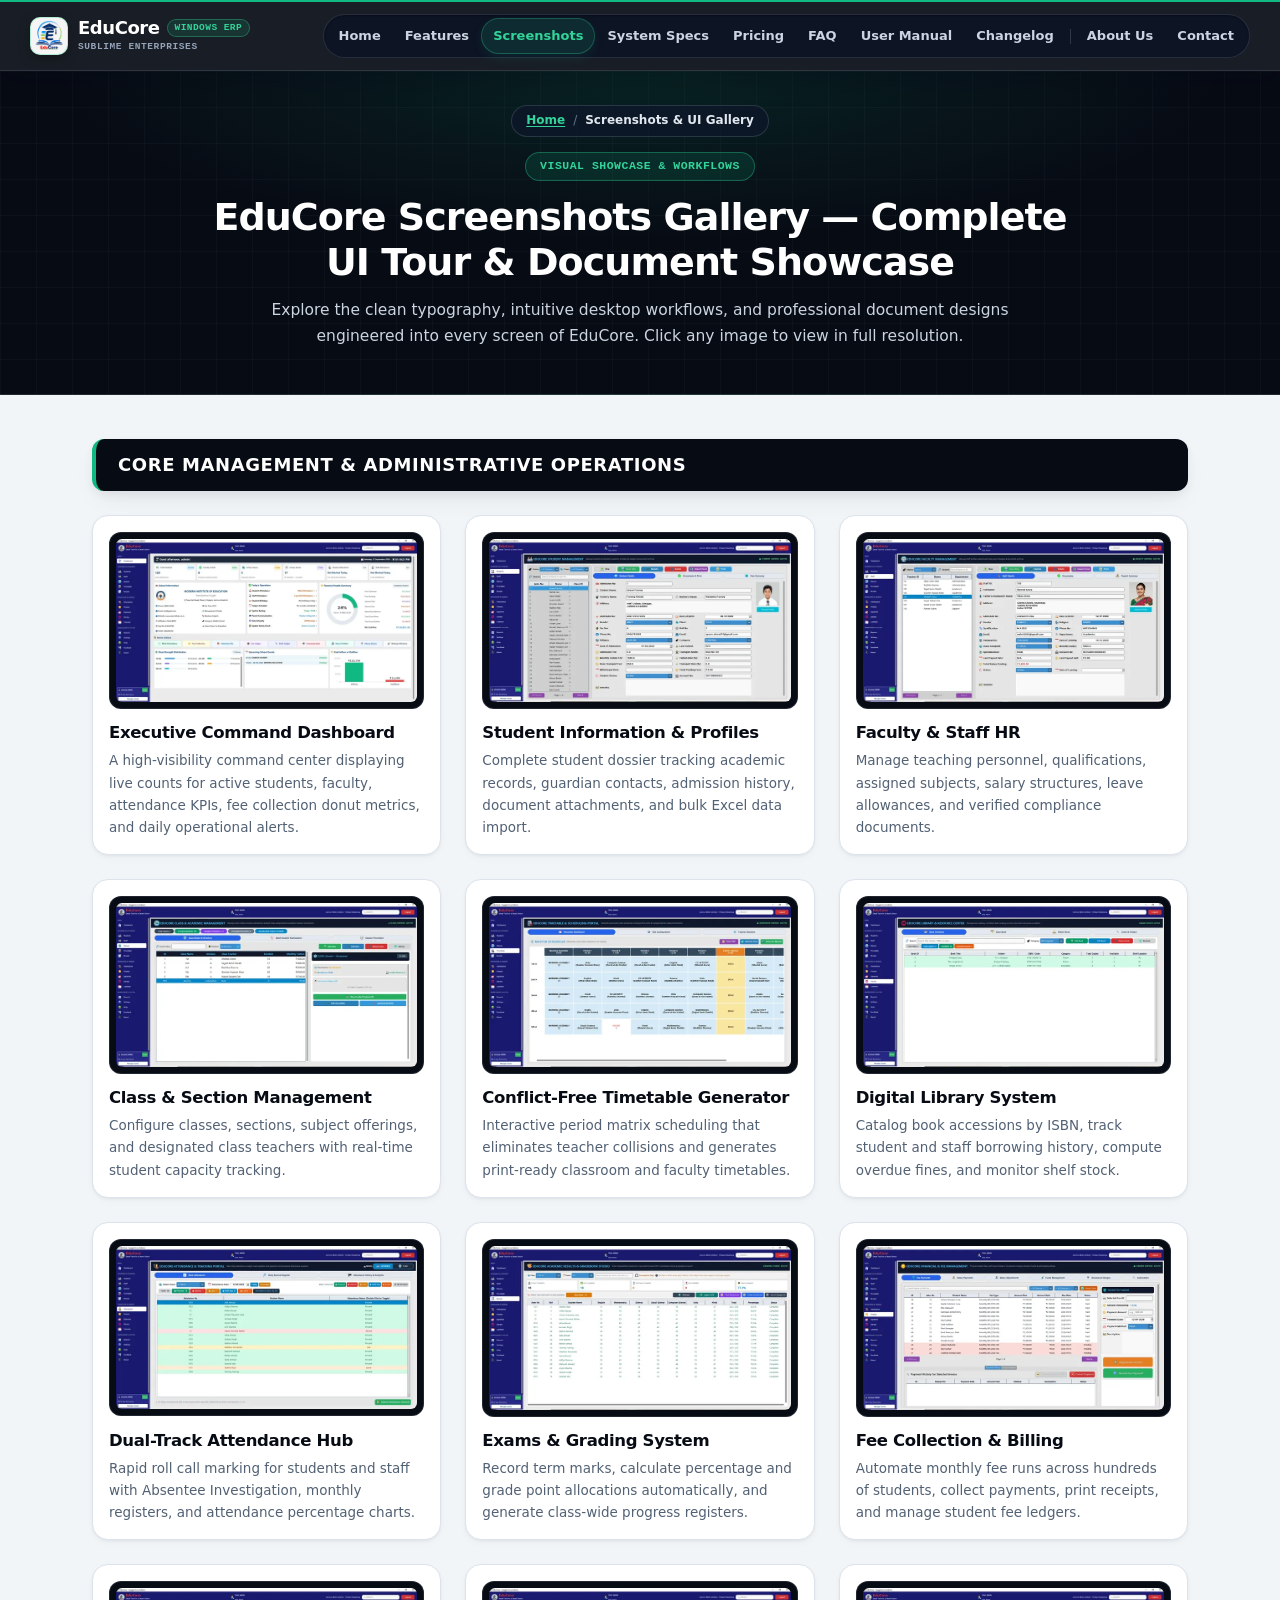
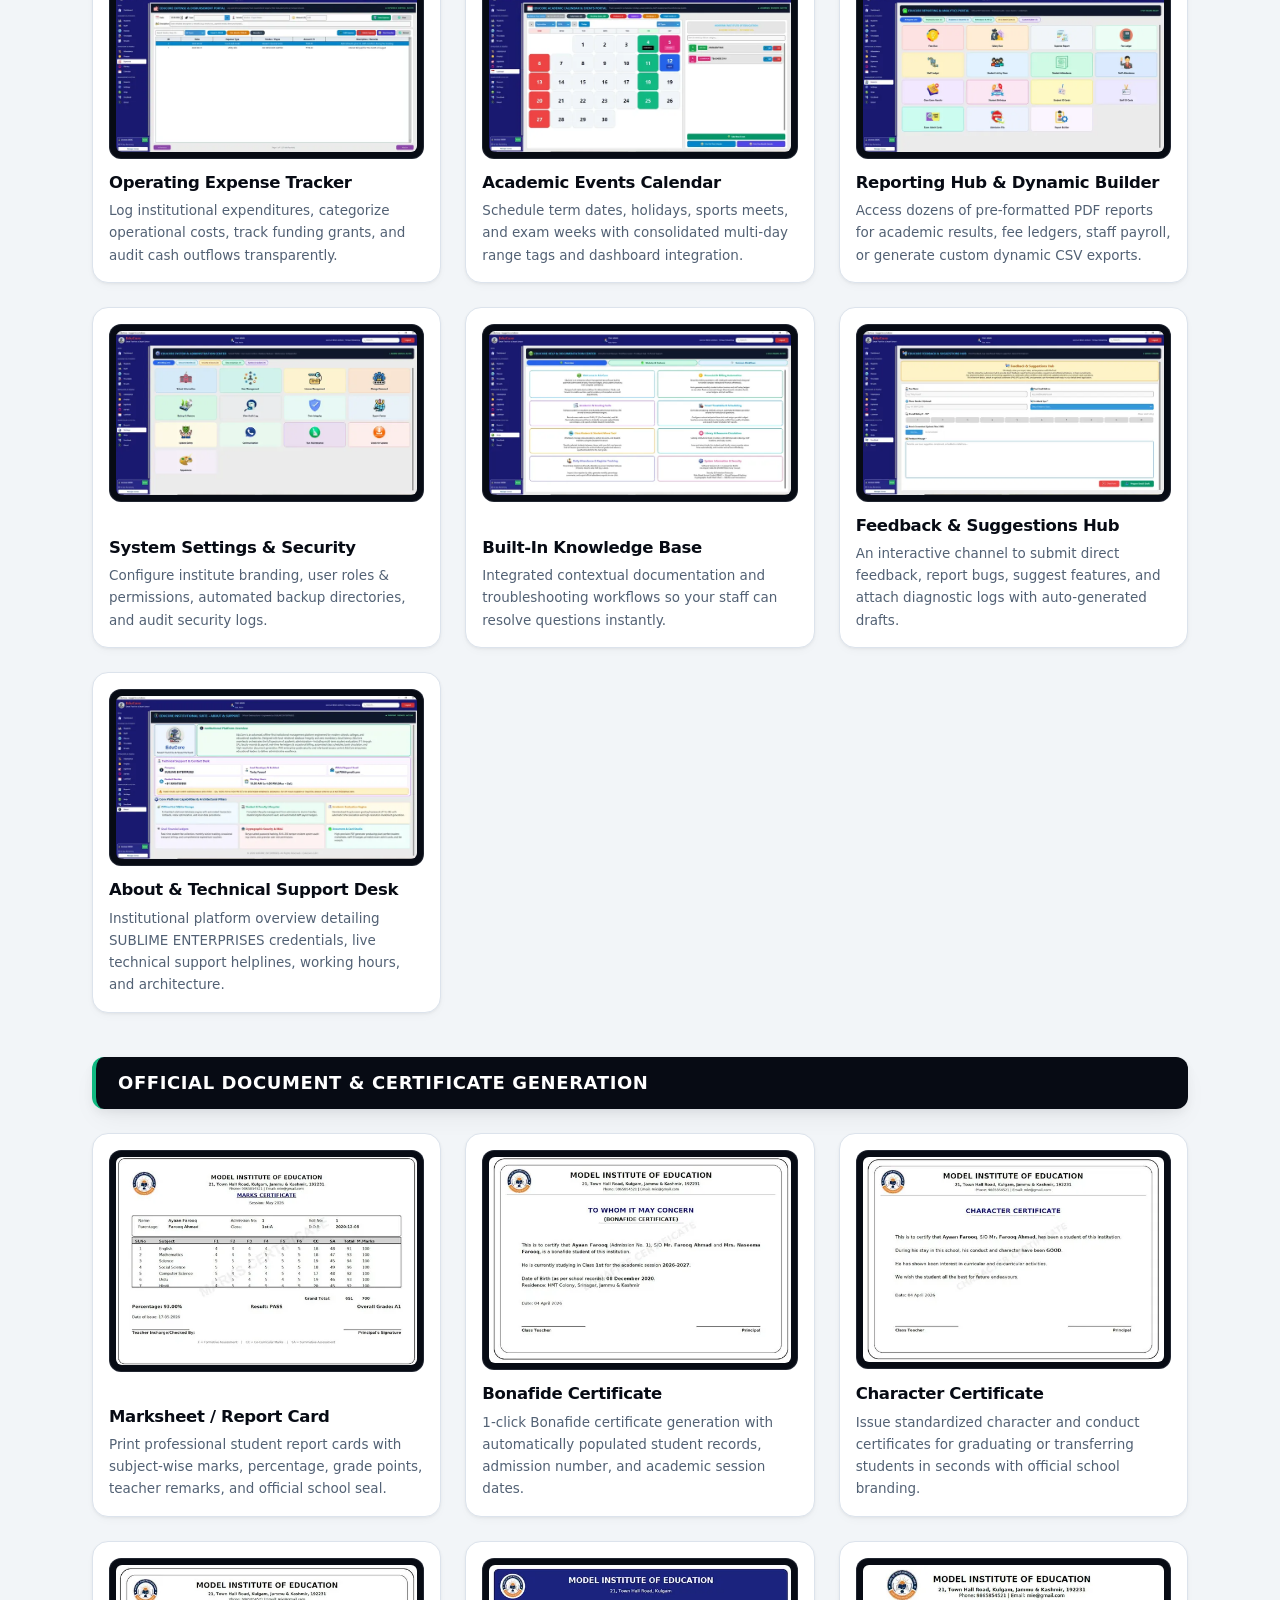
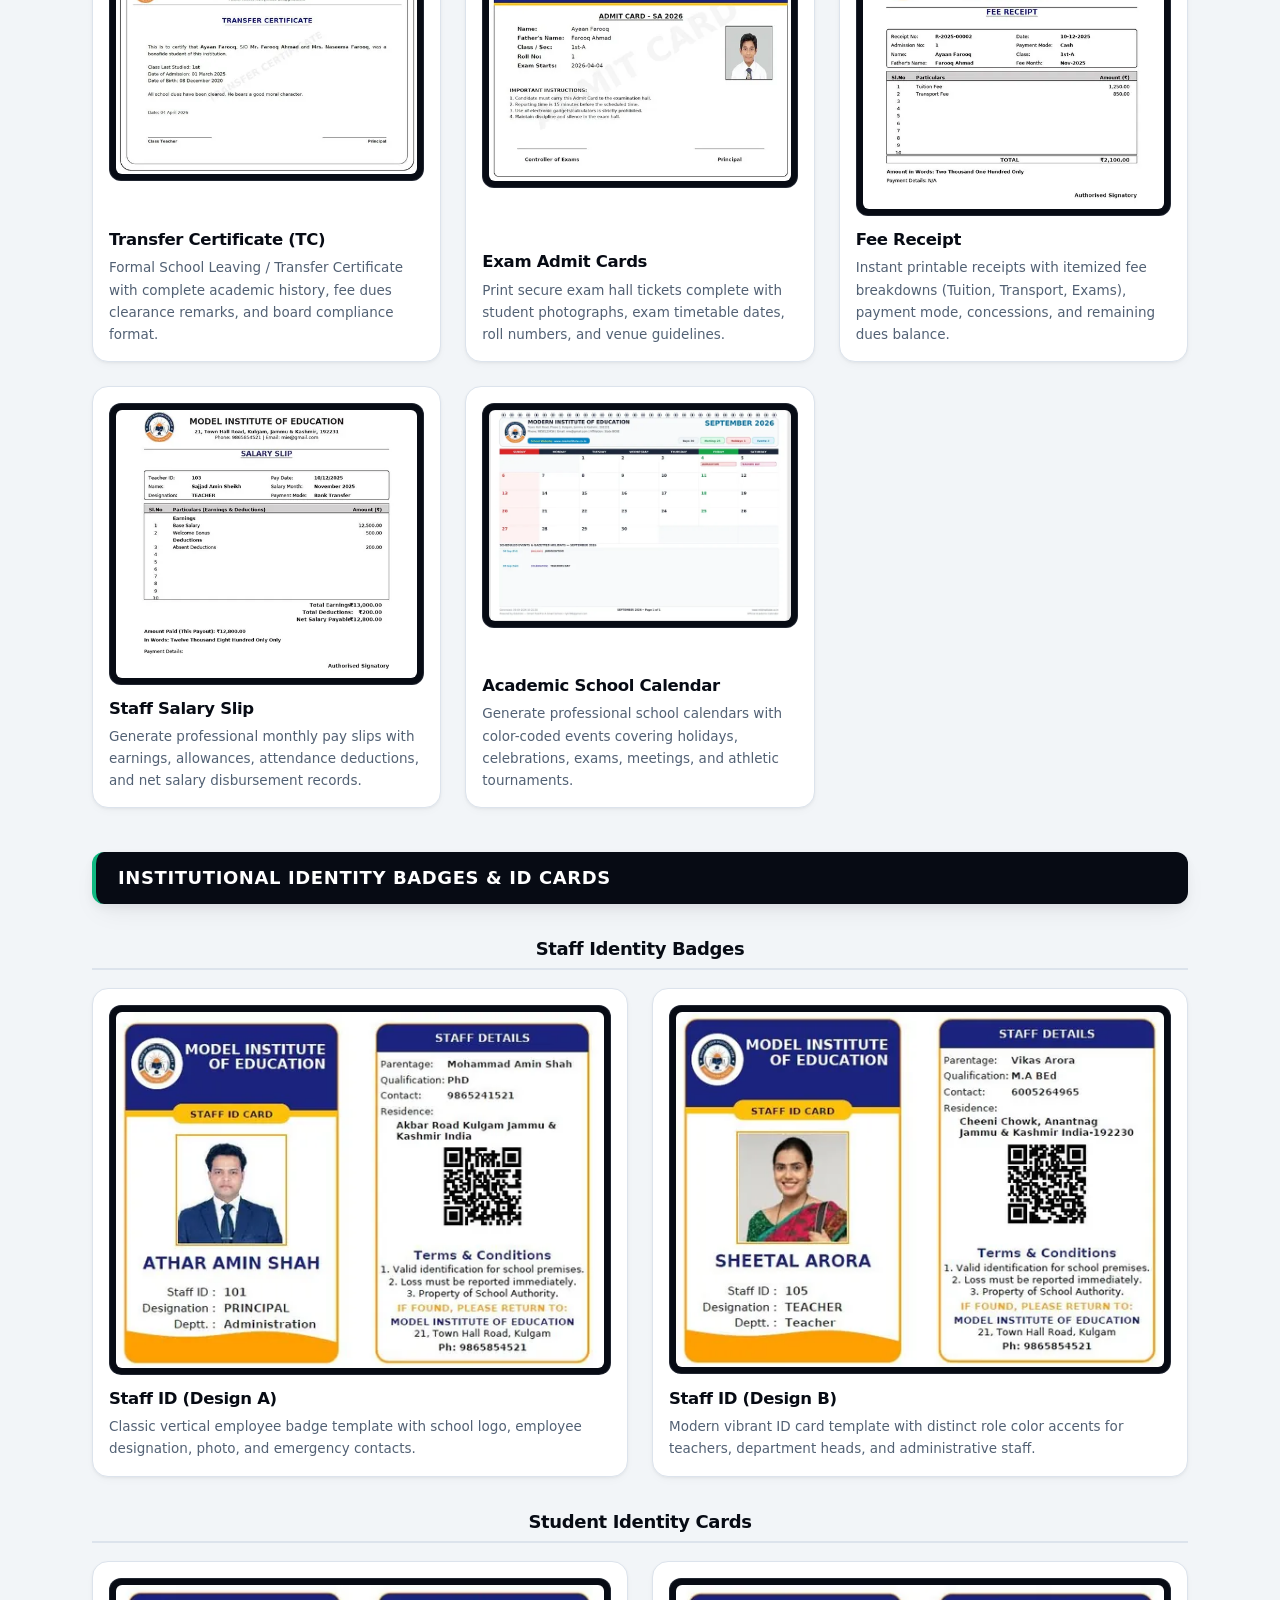
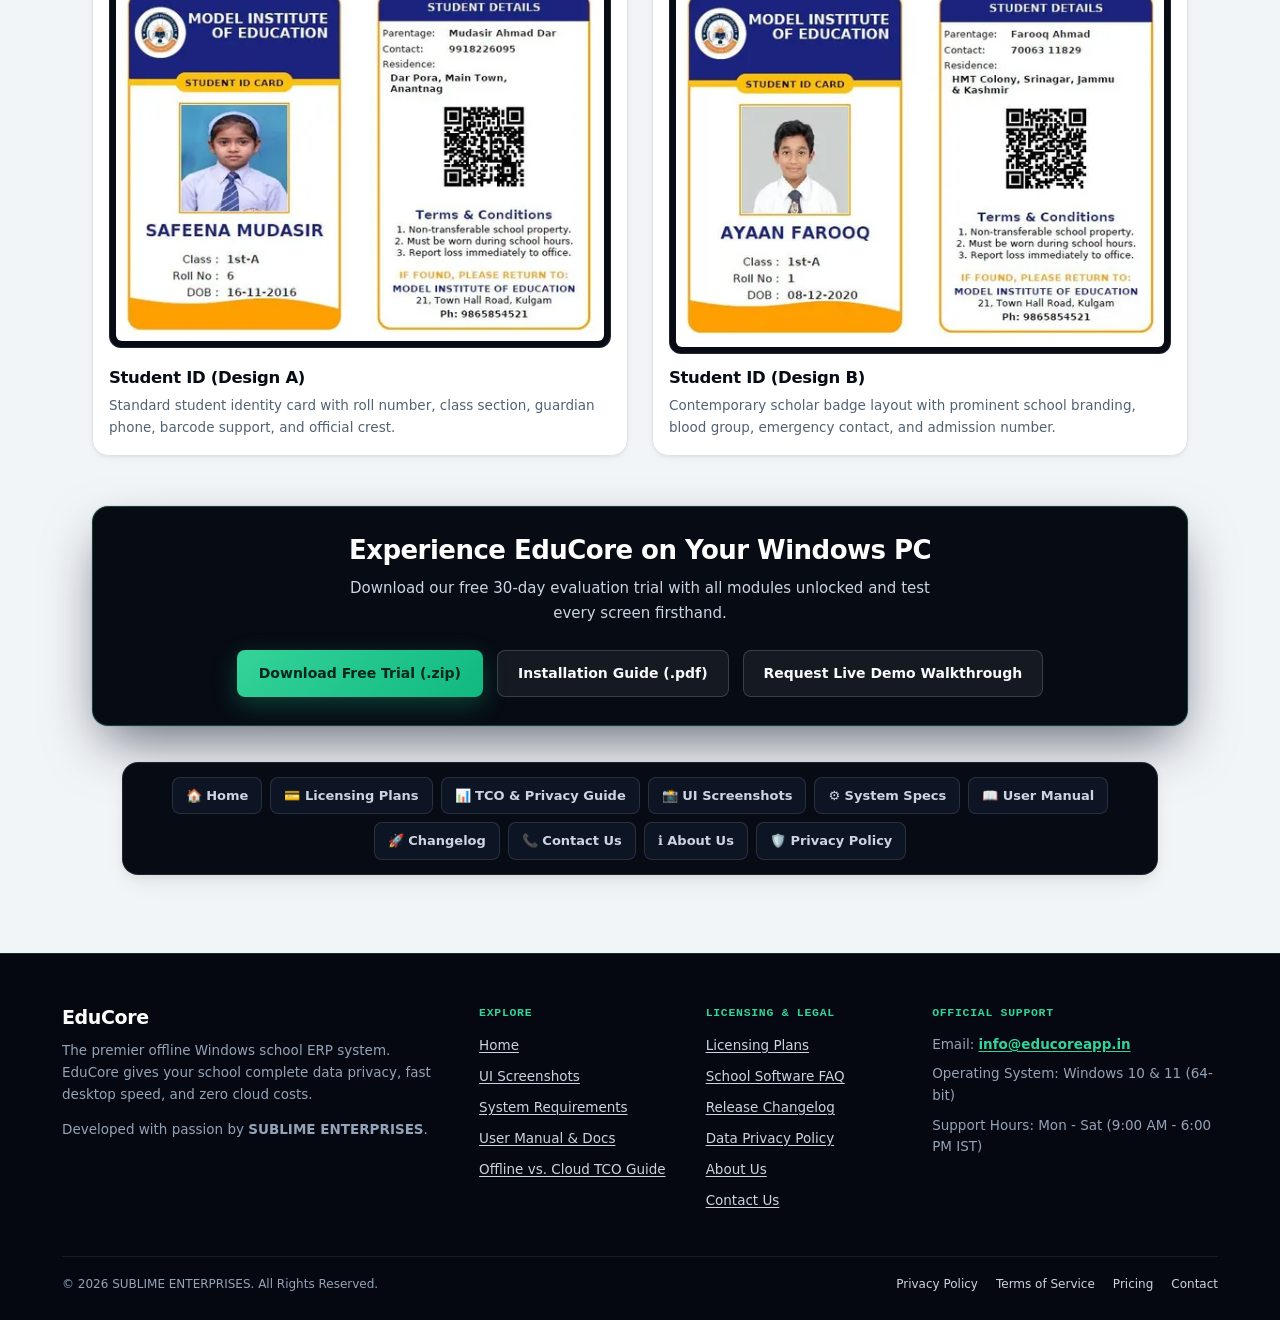
<file: screenshots.html>
<!DOCTYPE html>
<html lang="en">
<head>
  <meta charset="UTF-8">
  <meta name="viewport" content="width=device-width, initial-scale=1.0">
  <link rel="canonical" href="https://educoreapp.in/screenshots.html">
  <link rel="sitemap" type="application/xml" title="Sitemap" href="https://educoreapp.in/sitemap.xml">

  <title>EduCore Screenshots Gallery — Complete UI Tour &amp; Document Showcase</title>
  <meta name="description" content="Explore high-resolution screenshots of EduCore School Management Software. View executive dashboards, fee billing, dual attendance, report cards, ID badges, and certificates.">
  <meta name="keywords" content="school management software screenshots, school ERP dashboard, school report card template, student ID card design, teacher salary slip template, EduCore UI, SUBLIME ENTERPRISES">
  <meta name="author" content="SUBLIME ENTERPRISES">
  <meta name="robots" content="index, follow">

  <!-- Open Graph / Social Media -->
  <meta property="og:type" content="website">
  <meta property="og:title" content="EduCore Screenshots Gallery — Complete UI Tour &amp; Document Showcase">
  <meta property="og:description" content="Explore high-resolution screenshots of EduCore School Management Software: executive dashboards, fee billing, student profiles, and automated certificates.">
  <meta property="og:image" content="https://educoreapp.in/assets/img/EduCore_Dashboard.webp">

  <!-- Twitter Card -->
  <meta name="twitter:card" content="summary_large_image">
  <meta name="twitter:title" content="EduCore UI Tour &amp; Screenshots Gallery">
  <meta name="twitter:description" content="View the complete visual interface of EduCore School Management ERP for Windows.">
  <meta name="twitter:image" content="https://educoreapp.in/assets/img/EduCore_Dashboard.webp">
  <!-- Favicon & Mobile Web App Icons -->
  <link rel="apple-touch-icon" sizes="180x180" href="assets/favicon/apple-touch-icon.png">
  <link rel="icon" type="image/png" sizes="32x32" href="assets/favicon/favicon-32x32.png">
  <link rel="icon" type="image/png" sizes="16x16" href="assets/favicon/favicon-16x16.png">
  <link rel="shortcut icon" href="favicon.ico">
  <link rel="manifest" href="assets/favicon/site.webmanifest">
  <meta name="theme-color" content="#070b14">

  <link rel="preload" href="assets/css/shared.min.css" as="style">
  <link rel="stylesheet" href="assets/css/shared.min.css">
  <link rel="preload" as="image" href="assets/img/thumbs/EduCore_Dashboard.webp" imagesrcset="assets/img/thumbs/EduCore_Dashboard.webp 720w, assets/img/EduCore_Dashboard.webp 1200w" imagesizes="(max-width: 640px) 92vw, 360px" fetchpriority="high">

  <!-- Schema.org JSON-LD -->
  <script type="application/ld+json">
  {
    "@context": "https://schema.org",
    "@graph": [
      {
        "@type": "BreadcrumbList",
        "itemListElement": [
          {
            "@type": "ListItem",
            "position": 1,
            "name": "Home",
            "item": "https://educoreapp.in/"
          },
          {
            "@type": "ListItem",
            "position": 2,
            "name": "UI Screenshots Gallery",
            "item": "https://educoreapp.in/screenshots.html"
          }
        ]
      },
      {
        "@type": "ImageGallery",
        "@id": "https://educoreapp.in/screenshots.html#gallery",
        "name": "EduCore School Management Software UI Gallery & Document Templates",
        "description": "Explore the complete visual interface of EduCore School Management ERP, including executive dashboards, fee collection screens, report cards, ID badges, and certificates.",
        "publisher": {
          "@type": "Organization",
          "name": "SUBLIME ENTERPRISES",
          "url": "https://educoreapp.in/",
          "logo": "https://educoreapp.in/assets/img/logo.webp",
          "email": "info@educoreapp.in"
        }
      }
    ]
  }
  </script>

  <style>
    /* Subpage layout & screenshot cards harmonized via shared.css */
  </style>
    <!-- Google tag (gtag.js) - Google Analytics 4 -->
  <script async src="https://www.googletagmanager.com/gtag/js?id=G-STDN5C3C2P"></script>
  <script>
    window.dataLayer = window.dataLayer || [];
    function gtag(){dataLayer.push(arguments);}
    gtag('js', new Date());

    gtag('config', 'G-STDN5C3C2P');
  </script>
</head>
<body>
  <a href="#main-content" class="ec-skip-link">Skip to main content</a>

  <!-- Top Sticky Navigation Bar -->
    <!-- Top Sticky Navigation Bar -->
    <!-- Top Sticky Navigation Bar -->
  <header class="ec-top-header">
    <div class="ec-nav-container">
      <a href="https://educoreapp.in/" class="ec-brand-logo">
        <picture><source srcset="assets/img/logo-nav.webp" type="image/webp"><img src="assets/img/logo-nav.webp" alt="EduCore Logo" width="38" height="38" loading="eager" decoding="async"></picture>
        <div class="ec-brand-text">
          <div class="ec-brand-name">EduCore <span class="ec-brand-badge">Windows ERP</span></div>
          <div class="ec-brand-tagline">SUBLIME ENTERPRISES</div>
        </div>
      </a>

      <nav class="ec-desktop-nav" aria-label="Main Navigation">
        <a href="https://educoreapp.in/" class="ec-nav-item">Home</a>
        <a href="https://educoreapp.in/#features" class="ec-nav-item">Features</a>
        <a href="screenshots.html" class="ec-nav-item active">Screenshots</a>
        <a href="system-requirements.html" class="ec-nav-item">System Specs</a>
        <a href="licensing.html" class="ec-nav-item">Pricing</a>
        <a href="school-management-software-faq.html" class="ec-nav-item">FAQ</a>
        <a href="help-support.html" class="ec-nav-item">User Manual</a>
        <a href="changelog.html" class="ec-nav-item">Changelog</a>
        <span class="ec-nav-divider" aria-hidden="true"></span>
        <a href="about-us.html" class="ec-nav-item">About Us</a>
        <a href="contact-us.html" class="ec-nav-item">Contact</a>
      </nav>

      <button class="ec-mobile-toggle" aria-label="Toggle Navigation Menu">☰</button>
    </div>

    <div class="ec-mobile-menu">
      <a href="https://educoreapp.in/" class="">🏠 Home</a>
      <a href="https://educoreapp.in/#features">⚡ Features &amp; Modules</a>
      <a href="screenshots.html" class="active">📸 UI Screenshots</a>
      <a href="system-requirements.html" class="">⚙️ System Requirements</a>
      <a href="licensing.html" class="">💳 Pricing &amp; Licensing</a>
      <a href="offline-vs-cloud-school-erp-tco-guide.html" class="">📊 Offline vs. Cloud TCO Guide</a>
      <a href="school-management-software-faq.html" class="">❓ FAQ &amp; Guide</a>
      <a href="help-support.html" class="">📖 User Manual &amp; Docs</a>
      <a href="changelog.html" class="">🚀 Release Changelog</a>
      <a href="about-us.html" class="">ℹ️ About Us</a>
      <a href="contact-us.html" class="">📞 Contact Support</a>
      <a href="privacy-policy.html" class="">🛡️ Privacy Policy</a>
    </div>
  </header>

  <main id="main-content">
    <section class="ec-subpage-hero">
      <div class="ec-subpage-hero-inner">
        <nav class="ec-breadcrumbs" aria-label="Breadcrumb">
          <ol>
            <li><a href="/">Home</a></li>
            <li aria-current="page">Screenshots &amp; UI Gallery</li>
          </ol>
        </nav>
        <span class="ec-pill-badge">Visual Showcase &amp; Workflows</span>
        <h1>EduCore Screenshots Gallery — Complete UI Tour &amp; Document Showcase</h1>
        <p>
          Explore the clean typography, intuitive desktop workflows, and professional document designs engineered into every screen of EduCore. Click any image to view in full resolution.
        </p>
      </div>
    </section>

    <div class="ec-gallery-container">

      <!--SECTION 1: CORE APPLICATION WORKFLOWS-->
      <h2 class="ec-section-title" style="margin-top: 8px;">Core Management &amp; Administrative Operations</h2>

      <div class="ec-screenshot-grid">

        <!--1. Executive Dashboard-->
        <div class="ec-screenshot-card">
          <a class="ec-img-wrap" href="assets/img/EduCore_Dashboard.webp" target="_blank">
            <img alt="EduCore School ERP Executive Command Dashboard Interface" loading="eager" fetchpriority="high" src="assets/img/EduCore_Dashboard.webp" srcset="assets/img/thumbs/EduCore_Dashboard.webp 720w, assets/img/EduCore_Dashboard.webp 1200w" sizes="(max-width: 640px) 92vw, 360px" width="1200" height="650" decoding="async" />
          </a>
          <div>
            <h3>Executive Command Dashboard</h3>
            <p>A high-visibility command center displaying live counts for active students, faculty, attendance KPIs, fee collection donut metrics, and daily operational alerts.</p>
          </div>
        </div>

        <!--2. Student Profile-->
        <div class="ec-screenshot-card">
          <a class="ec-img-wrap" href="assets/img/EduCore_Student_Profile.webp" target="_blank">
            <img alt="EduCore Student Information Profile Management and Admission File" loading="eager" fetchpriority="high" src="assets/img/EduCore_Student_Profile.webp" srcset="assets/img/thumbs/EduCore_Student_Profile.webp 720w, assets/img/EduCore_Student_Profile.webp 1200w" sizes="(max-width: 640px) 92vw, 360px" width="1200" height="651" decoding="async" />
          </a>
          <div>
            <h3>Student Information &amp; Profiles</h3>
            <p>Complete student dossier tracking academic records, guardian contacts, admission history, document attachments, and bulk Excel data import.</p>
          </div>
        </div>

        <!--3. Staff Profile-->
        <div class="ec-screenshot-card">
          <a class="ec-img-wrap" href="assets/img/EduCore_Staff_Profile.webp" target="_blank">
            <img alt="EduCore Faculty and Staff HR Management System" loading="lazy" src="assets/img/EduCore_Staff_Profile.webp" srcset="assets/img/thumbs/EduCore_Staff_Profile.webp 720w, assets/img/EduCore_Staff_Profile.webp 1200w" sizes="(max-width: 640px) 92vw, 360px" width="1200" height="651" decoding="async" />
          </a>
          <div>
            <h3>Faculty &amp; Staff HR</h3>
            <p>Manage teaching personnel, qualifications, assigned subjects, salary structures, leave allowances, and verified compliance documents.</p>
          </div>
        </div>

        <!--4. Class Management-->
        <div class="ec-screenshot-card">
          <a class="ec-img-wrap" href="assets/img/EduCore_Classes.webp" target="_blank">
            <img alt="EduCore Class and Section Capacity Management Configuration" loading="lazy" src="assets/img/EduCore_Classes.webp" srcset="assets/img/thumbs/EduCore_Classes.webp 720w, assets/img/EduCore_Classes.webp 1200w" sizes="(max-width: 640px) 92vw, 360px" width="1200" height="651" decoding="async" />
          </a>
          <div>
            <h3>Class &amp; Section Management</h3>
            <p>Configure classes, sections, subject offerings, and designated class teachers with real-time student capacity tracking.</p>
          </div>
        </div>

        <!--5. Time Table-->
        <div class="ec-screenshot-card">
          <a class="ec-img-wrap" href="assets/img/EduCore_TimeTable.webp" target="_blank">
            <img alt="EduCore Automated School Timetable Schedule Generator" loading="lazy" src="assets/img/EduCore_TimeTable.webp" srcset="assets/img/thumbs/EduCore_TimeTable.webp 720w, assets/img/EduCore_TimeTable.webp 1200w" sizes="(max-width: 640px) 92vw, 360px" width="1200" height="651" decoding="async" />
          </a>
          <div>
            <h3>Conflict-Free Timetable Generator</h3>
            <p>Interactive period matrix scheduling that eliminates teacher collisions and generates print-ready classroom and faculty timetables.</p>
          </div>
        </div>

        <!--6. Library-->
        <div class="ec-screenshot-card">
          <a class="ec-img-wrap" href="assets/img/EduCore_Library.webp" target="_blank">
            <img alt="EduCore School Digital Library Catalog and Book Loan System" loading="lazy" src="assets/img/EduCore_Library.webp" srcset="assets/img/thumbs/EduCore_Library.webp 720w, assets/img/EduCore_Library.webp 1200w" sizes="(max-width: 640px) 92vw, 360px" width="1200" height="651" decoding="async" />
          </a>
          <div>
            <h3>Digital Library System</h3>
            <p>Catalog book accessions by ISBN, track student and staff borrowing history, compute overdue fines, and monitor shelf stock.</p>
          </div>
        </div>

        <!--7. Attendance-->
        <div class="ec-screenshot-card">
          <a class="ec-img-wrap" href="assets/img/EduCore_Attendance.webp" target="_blank">
            <img alt="EduCore Student and Staff Dual Attendance Management Hub" loading="lazy" src="assets/img/EduCore_Attendance.webp" srcset="assets/img/thumbs/EduCore_Attendance.webp 720w, assets/img/EduCore_Attendance.webp 1200w" sizes="(max-width: 640px) 92vw, 360px" width="1200" height="650" decoding="async" />
          </a>
          <div>
            <h3>Dual-Track Attendance Hub</h3>
            <p>Rapid roll call marking for students and staff with Absentee Investigation, monthly registers, and attendance percentage charts.</p>
          </div>
        </div>

        <!--8. Results-->
        <div class="ec-screenshot-card">
          <a class="ec-img-wrap" href="assets/img/EduCore_Results.webp" target="_blank">
            <img alt="EduCore Examination Results and Academic Grading System" loading="lazy" src="assets/img/EduCore_Results.webp" srcset="assets/img/thumbs/EduCore_Results.webp 720w, assets/img/EduCore_Results.webp 1200w" sizes="(max-width: 640px) 92vw, 360px" width="1200" height="651" decoding="async" />
          </a>
          <div>
            <h3>Exams &amp; Grading System</h3>
            <p>Record term marks, calculate percentage and grade point allocations automatically, and generate class-wide progress registers.</p>
          </div>
        </div>

        <!--9. Finance-->
        <div class="ec-screenshot-card">
          <a class="ec-img-wrap" href="assets/img/Educore_Finance.webp" target="_blank">
            <img alt="EduCore Automated Fee Collection and Billing Command Center" loading="lazy" src="assets/img/Educore_Finance.webp" srcset="assets/img/thumbs/Educore_Finance.webp 720w, assets/img/Educore_Finance.webp 1200w" sizes="(max-width: 640px) 92vw, 360px" width="1200" height="651" decoding="async" />
          </a>
          <div>
            <h3>Fee Collection &amp; Billing</h3>
            <p>Automate monthly fee runs across hundreds of students, collect payments, print receipts, and manage student fee ledgers.</p>
          </div>
        </div>

        <!--10. Expenses-->
        <div class="ec-screenshot-card">
          <a class="ec-img-wrap" href="assets/img/EduCore_Expenses.webp" target="_blank">
            <img alt="EduCore School Operational Expense and Cashflow Ledger Tracker" loading="lazy" src="assets/img/EduCore_Expenses.webp" srcset="assets/img/thumbs/EduCore_Expenses.webp 720w, assets/img/EduCore_Expenses.webp 1200w" sizes="(max-width: 640px) 92vw, 360px" width="1200" height="650" decoding="async" />
          </a>
          <div>
            <h3>Operating Expense Tracker</h3>
            <p>Log institutional expenditures, categorize operational costs, track funding grants, and audit cash outflows transparently.</p>
          </div>
        </div>

        <!--11. Calendar-->
        <div class="ec-screenshot-card">
          <a class="ec-img-wrap" href="assets/img/EduCore_Calendar.webp" target="_blank">
            <img alt="EduCore Academic Events Calendar and Holiday Scheduler" loading="lazy" src="assets/img/EduCore_Calendar.webp" srcset="assets/img/thumbs/EduCore_Calendar.webp 720w, assets/img/EduCore_Calendar.webp 1200w" sizes="(max-width: 640px) 92vw, 360px" width="1200" height="651" decoding="async" />
          </a>
          <div>
            <h3>Academic Events Calendar</h3>
            <p>Schedule term dates, holidays, sports meets, and exam weeks with consolidated multi-day range tags and dashboard integration.</p>
          </div>
        </div>

        <!--12. Reports-->
        <div class="ec-screenshot-card">
          <a class="ec-img-wrap" href="assets/img/EduCore_Reports.webp" target="_blank">
            <img alt="EduCore Dynamic Reporting Hub and Custom Spreadsheet Builder" loading="lazy" src="assets/img/EduCore_Reports.webp" srcset="assets/img/thumbs/EduCore_Reports.webp 720w, assets/img/EduCore_Reports.webp 1200w" sizes="(max-width: 640px) 92vw, 360px" width="1200" height="650" decoding="async" />
          </a>
          <div>
            <h3>Reporting Hub &amp; Dynamic Builder</h3>
            <p>Access dozens of pre-formatted PDF reports for academic results, fee ledgers, staff payroll, or generate custom dynamic CSV exports.</p>
          </div>
        </div>

        <!--13. Settings-->
        <div class="ec-screenshot-card">
          <a class="ec-img-wrap" href="assets/img/EduCore_Settings.webp" target="_blank">
            <img alt="EduCore School ERP Settings Backup Management and Security Center" loading="lazy" src="assets/img/EduCore_Settings.webp" srcset="assets/img/thumbs/EduCore_Settings.webp 720w, assets/img/EduCore_Settings.webp 1200w" sizes="(max-width: 640px) 92vw, 360px" width="1200" height="651" decoding="async" />
          </a>
          <div>
            <h3>System Settings &amp; Security</h3>
            <p>Configure institute branding, user roles &amp; permissions, automated backup directories, and audit security logs.</p>
          </div>
        </div>

        <!--14. Help-->
        <div class="ec-screenshot-card">
          <a class="ec-img-wrap" href="assets/img/EduCore_Help.webp" target="_blank">
            <img alt="EduCore Built-in Help Documentation and Troubleshooting Guide" loading="lazy" src="assets/img/EduCore_Help.webp" srcset="assets/img/thumbs/EduCore_Help.webp 720w, assets/img/EduCore_Help.webp 1200w" sizes="(max-width: 640px) 92vw, 360px" width="1200" height="651" decoding="async" />
          </a>
          <div>
            <h3>Built-In Knowledge Base</h3>
            <p>Integrated contextual documentation and troubleshooting workflows so your staff can resolve questions instantly.</p>
          </div>
        </div>

        <!--15. Feedback-->
        <div class="ec-screenshot-card">
          <a class="ec-img-wrap" href="assets/img/EduCore_Feedback.webp" target="_blank">
            <img alt="EduCore Feedback Suggestions and Bug Reporting Hub" loading="lazy" src="assets/img/EduCore_Feedback.webp" srcset="assets/img/thumbs/EduCore_Feedback.webp 720w, assets/img/EduCore_Feedback.webp 1200w" sizes="(max-width: 640px) 92vw, 360px" width="1200" height="651" decoding="async" />
          </a>
          <div>
            <h3>Feedback &amp; Suggestions Hub</h3>
            <p>An interactive channel to submit direct feedback, report bugs, suggest features, and attach diagnostic logs with auto-generated drafts.</p>
          </div>
        </div>

        <!--16. About-->
        <div class="ec-screenshot-card">
          <a class="ec-img-wrap" href="assets/img/EduCore_About.webp" target="_blank">
            <img alt="EduCore Platform Architecture and SUBLIME ENTERPRISES Support Desk" loading="lazy" src="assets/img/EduCore_About.webp" srcset="assets/img/thumbs/EduCore_About.webp 720w, assets/img/EduCore_About.webp 1200w" sizes="(max-width: 640px) 92vw, 360px" width="1200" height="651" decoding="async" />
          </a>
          <div>
            <h3>About &amp; Technical Support Desk</h3>
            <p>Institutional platform overview detailing SUBLIME ENTERPRISES credentials, live technical support helplines, working hours, and architecture.</p>
          </div>
        </div>

      </div>

      <!--SECTION 2: OFFICIAL DOCUMENT & CERTIFICATE GENERATION-->
      <h2 class="ec-section-title">Official Document &amp; Certificate Generation</h2>

      <div class="ec-screenshot-grid">

        <!--17. Terminal Marksheet-->
        <div class="ec-screenshot-card">
          <a class="ec-img-wrap" href="assets/img/marks_certificate.JPG" target="_blank">
            <img alt="EduCore Official Terminal Marksheet and Progress Report Card Template" loading="lazy" src="assets/img/marks_certificate.webp" srcset="assets/img/thumbs/marks_certificate.webp 520w, assets/img/marks_certificate.webp 800w" sizes="(max-width: 640px) 92vw, 360px" width="800" height="554" decoding="async" />
          </a>
          <div>
            <h3>Marksheet / Report Card</h3>
            <p>Print professional student report cards with subject-wise marks, percentage, grade points, teacher remarks, and official school seal.</p>
          </div>
        </div>

        <!--18. Bonafide Certificate-->
        <div class="ec-screenshot-card">
          <a class="ec-img-wrap" href="assets/img/Bonafide_Certificate.JPG" target="_blank">
            <img alt="EduCore Official Bonafide Certificate PDF Generation Template" loading="lazy" src="assets/img/Bonafide_Certificate.webp" srcset="assets/img/thumbs/Bonafide_Certificate.webp 520w, assets/img/Bonafide_Certificate.webp 800w" sizes="(max-width: 640px) 92vw, 360px" width="800" height="549" decoding="async" />
          </a>
          <div>
            <h3>Bonafide Certificate</h3>
            <p>1-click Bonafide certificate generation with automatically populated student records, admission number, and academic session dates.</p>
          </div>
        </div>

        <!--19. Character Certificate-->
        <div class="ec-screenshot-card">
          <a class="ec-img-wrap" href="assets/img/Character_Certificate.JPG" target="_blank">
            <img alt="EduCore Student Character and Conduct Certificate Template" loading="lazy" src="assets/img/Character_Certificate.webp" srcset="assets/img/thumbs/Character_Certificate.webp 520w, assets/img/Character_Certificate.webp 800w" sizes="(max-width: 640px) 92vw, 360px" width="800" height="545" decoding="async" />
          </a>
          <div>
            <h3>Character Certificate</h3>
            <p>Issue standardized character and conduct certificates for graduating or transferring students in seconds with official school branding.</p>
          </div>
        </div>

        <!--20. Transfer Certificate (TC)-->
        <div class="ec-screenshot-card">
          <a class="ec-img-wrap" href="assets/img/Transfer_Certificate.JPG" target="_blank">
            <img alt="EduCore Official School Leaving Transfer Certificate TC Document" loading="lazy" src="assets/img/Transfer_Certificate.webp" srcset="assets/img/thumbs/Transfer_Certificate.webp 520w, assets/img/Transfer_Certificate.webp 800w" sizes="(max-width: 640px) 92vw, 360px" width="800" height="555" decoding="async" />
          </a>
          <div>
            <h3>Transfer Certificate (TC)</h3>
            <p>Formal School Leaving / Transfer Certificate with complete academic history, fee dues clearance remarks, and board compliance format.</p>
          </div>
        </div>

        <!--21. Admit Card-->
        <div class="ec-screenshot-card">
          <a class="ec-img-wrap" href="assets/img/Admit_Card.JPG" target="_blank">
            <img alt="EduCore Examination Hall Ticket Admit Card Generator" loading="lazy" src="assets/img/Admit_Card.webp" srcset="assets/img/thumbs/Admit_Card.webp 520w, assets/img/Admit_Card.webp 800w" sizes="(max-width: 640px) 92vw, 360px" width="800" height="576" decoding="async" />
          </a>
          <div>
            <h3>Exam Admit Cards</h3>
            <p>Print secure exam hall tickets complete with student photographs, exam timetable dates, roll numbers, and venue guidelines.</p>
          </div>
        </div>

        <!--22. Fee Receipt-->
        <div class="ec-screenshot-card">
          <a class="ec-img-wrap" href="assets/img/Fee_Reciept.JPG" target="_blank">
            <img alt="EduCore Student Fee Payment Receipt Sample Printable Template" loading="lazy" src="assets/img/Fee_Reciept.webp" srcset="assets/img/thumbs/Fee_Reciept.webp 520w, assets/img/Fee_Reciept.webp 827w" sizes="(max-width: 640px) 92vw, 360px" width="827" height="671" decoding="async" />
          </a>
          <div>
            <h3>Fee Receipt</h3>
            <p>Instant printable receipts with itemized fee breakdowns (Tuition, Transport, Exams), payment mode, concessions, and remaining dues balance.</p>
          </div>
        </div>

        <!--23. Salary Slip-->
        <div class="ec-screenshot-card">
          <a class="ec-img-wrap" href="assets/img/Salary_Slip.JPG" target="_blank">
            <img alt="EduCore Faculty and Staff Salary Pay Slip Generation Template" loading="lazy" src="assets/img/Salary_Slip.webp" srcset="assets/img/thumbs/Salary_Slip.webp 520w, assets/img/Salary_Slip.webp 845w" sizes="(max-width: 640px) 92vw, 360px" width="845" height="749" decoding="async" />
          </a>
          <div>
            <h3>Staff Salary Slip</h3>
            <p>Generate professional monthly pay slips with earnings, allowances, attendance deductions, and net salary disbursement records.</p>
          </div>
        </div>

        <!--24. School Calendar-->
        <div class="ec-screenshot-card">
          <a class="ec-img-wrap" href="assets/img/EduCore_School_Calendar.webp" target="_blank">
            <img alt="EduCore Official Academic School Calendar Events and Holiday Schedule" loading="lazy" src="assets/img/EduCore_School_Calendar.webp" srcset="assets/img/thumbs/EduCore_School_Calendar.webp 720w, assets/img/EduCore_School_Calendar.webp 1143w" sizes="(max-width: 640px) 92vw, 360px" width="1143" height="799" decoding="async" />
          </a>
          <div>
            <h3>Academic School Calendar</h3>
            <p>Generate professional school calendars with color-coded events covering holidays, celebrations, exams, meetings, and athletic tournaments.</p>
          </div>
        </div>

      </div>

      <!--SECTION 3: IDENTITY CARD GENERATION-->
      <h2 class="ec-section-title">Institutional Identity Badges &amp; ID Cards</h2>

      <h3 class="ec-sub-section-title">Staff Identity Badges</h3>
      <div class="ec-screenshot-grid">
        <div class="ec-screenshot-card">
          <a class="ec-img-wrap" href="assets/img/Staff_ID_1.JPG" target="_blank">
            <img alt="EduCore Staff Employee ID Badge Template Layout A" loading="lazy" src="assets/img/Staff_ID_1.webp" srcset="assets/img/thumbs/Staff_ID_1.webp 520w, assets/img/Staff_ID_1.webp 671w" sizes="(max-width: 640px) 92vw, 360px" width="671" height="489" decoding="async" />
          </a>
          <div>
            <h3>Staff ID (Design A)</h3>
            <p>Classic vertical employee badge template with school logo, employee designation, photo, and emergency contacts.</p>
          </div>
        </div>

        <div class="ec-screenshot-card">
          <a class="ec-img-wrap" href="assets/img/Staff_ID_2.JPG" target="_blank">
            <img alt="EduCore Staff Employee ID Badge Template Layout B" loading="lazy" src="assets/img/Staff_ID_2.webp" srcset="assets/img/thumbs/Staff_ID_2.webp 520w, assets/img/Staff_ID_2.webp 663w" sizes="(max-width: 640px) 92vw, 360px" width="663" height="482" decoding="async" />
          </a>
          <div>
            <h3>Staff ID (Design B)</h3>
            <p>Modern vibrant ID card template with distinct role color accents for teachers, department heads, and administrative staff.</p>
          </div>
        </div>
      </div>

      <h3 class="ec-sub-section-title">Student Identity Cards</h3>
      <div class="ec-screenshot-grid">
        <div class="ec-screenshot-card">
          <a class="ec-img-wrap" href="assets/img/Student_ID_1.JPG" target="_blank">
            <img alt="EduCore Student Identity Card Printable Badge Format A" loading="lazy" src="assets/img/Student_ID_1.webp" srcset="assets/img/thumbs/Student_ID_1.webp 520w, assets/img/Student_ID_1.webp 675w" sizes="(max-width: 640px) 92vw, 360px" width="675" height="493" decoding="async" />
          </a>
          <div>
            <h3>Student ID (Design A)</h3>
            <p>Standard student identity card with roll number, class section, guardian phone, barcode support, and official crest.</p>
          </div>
        </div>

        <div class="ec-screenshot-card">
          <a class="ec-img-wrap" href="assets/img/Student_ID_2.JPG" target="_blank">
            <img alt="EduCore Student Identity Card Printable Badge Format B" loading="lazy" src="assets/img/Student_ID_2.webp" srcset="assets/img/thumbs/Student_ID_2.webp 520w, assets/img/Student_ID_2.webp 671w" sizes="(max-width: 640px) 92vw, 360px" width="671" height="498" decoding="async" />
          </a>
          <div>
            <h3>Student ID (Design B)</h3>
            <p>Contemporary scholar badge layout with prominent school branding, blood group, emergency contact, and admission number.</p>
          </div>
        </div>
      </div>

      <!--Action CTA-->
      <section class="ec-unlocked-banner" style="margin: 50px 0 30px;">
        <h2 style="color: #ffffff; font-size: 26px; font-weight: 800; margin: 0 0 10px;">Experience EduCore on Your Windows PC</h2>
        <p style="color: #cbd5e1; font-size: 15px; margin: 0 auto 24px; max-width: 600px;">Download our free 30-day evaluation trial with all modules unlocked and test every screen firsthand.</p>
        <div style="display: flex; flex-wrap: wrap; gap: 14px; justify-content: center;">
          <a href="https://github.com/tyk786/EduCore/releases/download/8.2.3/Setup_EduCore_App.zip" class="ec-btn-primary" target="_blank">Download Free Trial (.zip)</a>
          <a href="assets/EduCore_Installation_Guide.pdf" class="ec-btn-secondary" target="_blank" download>Installation Guide (.pdf)</a>
          <a href="contact-us.html" class="ec-btn-secondary">Request Live Demo Walkthrough</a>
        </div>
      </section>

      <!--Universal Site Navigation Bar-->
      <nav aria-label="EduCore Navigation Menu" class="ec-site-nav">
        <div class="ec-nav-inner">
          <a class="ec-nav-link" href="/">🏠 Home</a>
          <a class="ec-nav-link" href="licensing.html">💳 Licensing Plans</a>
          <a class="ec-nav-link" href="offline-vs-cloud-school-erp-tco-guide.html">📊 TCO &amp; Privacy Guide</a>
          <a class="ec-nav-link" href="screenshots.html">📸 UI Screenshots</a>
          <a class="ec-nav-link" href="system-requirements.html">⚙️ System Specs</a>
          <a class="ec-nav-link" href="help-support.html">📖 User Manual</a>
          <a class="ec-nav-link" href="changelog.html">🚀 Changelog</a>
          <a class="ec-nav-link" href="contact-us.html">📞 Contact Us</a>
          <a class="ec-nav-link" href="about-us.html">ℹ️ About Us</a>
          <a class="ec-nav-link" href="privacy-policy.html">🛡️ Privacy Policy</a>
        </div>
      </nav>

    </div>
  </main>

  <!-- Enterprise Footer -->
    <!--================= FOOTER =================-->
    <!--================= FOOTER =================-->
  <footer class="ec-footer">
    <div class="ec-footer-container">
      <div class="ec-footer-grid">
        <div class="ec-footer-brand">
          <h3>EduCore</h3>
          <p>The premier offline Windows school ERP system. EduCore gives your school complete data privacy, fast desktop speed, and zero cloud costs.</p>
          <p>Developed with passion by <strong>SUBLIME ENTERPRISES</strong>.</p>
        </div>

        <div class="ec-footer-col">
          <h4>Explore</h4>
          <ul class="ec-footer-links">
            <li><a href="https://educoreapp.in/">Home</a></li>
            <li><a href="screenshots.html">UI Screenshots</a></li>
            <li><a href="system-requirements.html">System Requirements</a></li>
            <li><a href="help-support.html">User Manual &amp; Docs</a></li>
            <li><a href="offline-vs-cloud-school-erp-tco-guide.html">Offline vs. Cloud TCO Guide</a></li>
          </ul>
        </div>

        <div class="ec-footer-col">
          <h4>Licensing &amp; Legal</h4>
          <ul class="ec-footer-links">
            <li><a href="licensing.html">Licensing Plans</a></li>
            <li><a href="school-management-software-faq.html">School Software FAQ</a></li>
            <li><a href="changelog.html">Release Changelog</a></li>
            <li><a href="privacy-policy.html">Data Privacy Policy</a></li>
            <li><a href="about-us.html">About Us</a></li>
            <li><a href="contact-us.html">Contact Us</a></li>
          </ul>
        </div>

        <div class="ec-footer-col ec-footer-contact">
          <h4>Official Support</h4>
          <p>Email: <a href="mailto:info@educoreapp.in">info@educoreapp.in</a></p>
          <p>Operating System: Windows 10 &amp; 11 (64-bit)</p>
          <p>Support Hours: Mon - Sat (9:00 AM - 6:00 PM IST)</p>
        </div>
      </div>

      <div class="ec-footer-bottom">
        <div>© 2026 SUBLIME ENTERPRISES. All Rights Reserved.</div>
        <div class="ec-footer-bottom-links">
          <a href="privacy-policy.html">Privacy Policy</a>
          <a href="EULA.txt" target="_blank">Terms of Service</a>
          <a href="licensing.html">Pricing</a>
          <a href="contact-us.html">Contact</a>
        </div>
      </div>
    </div>
  </footer>

  <script defer src="assets/js/main.js"></script>
</body>
</html>
</file>
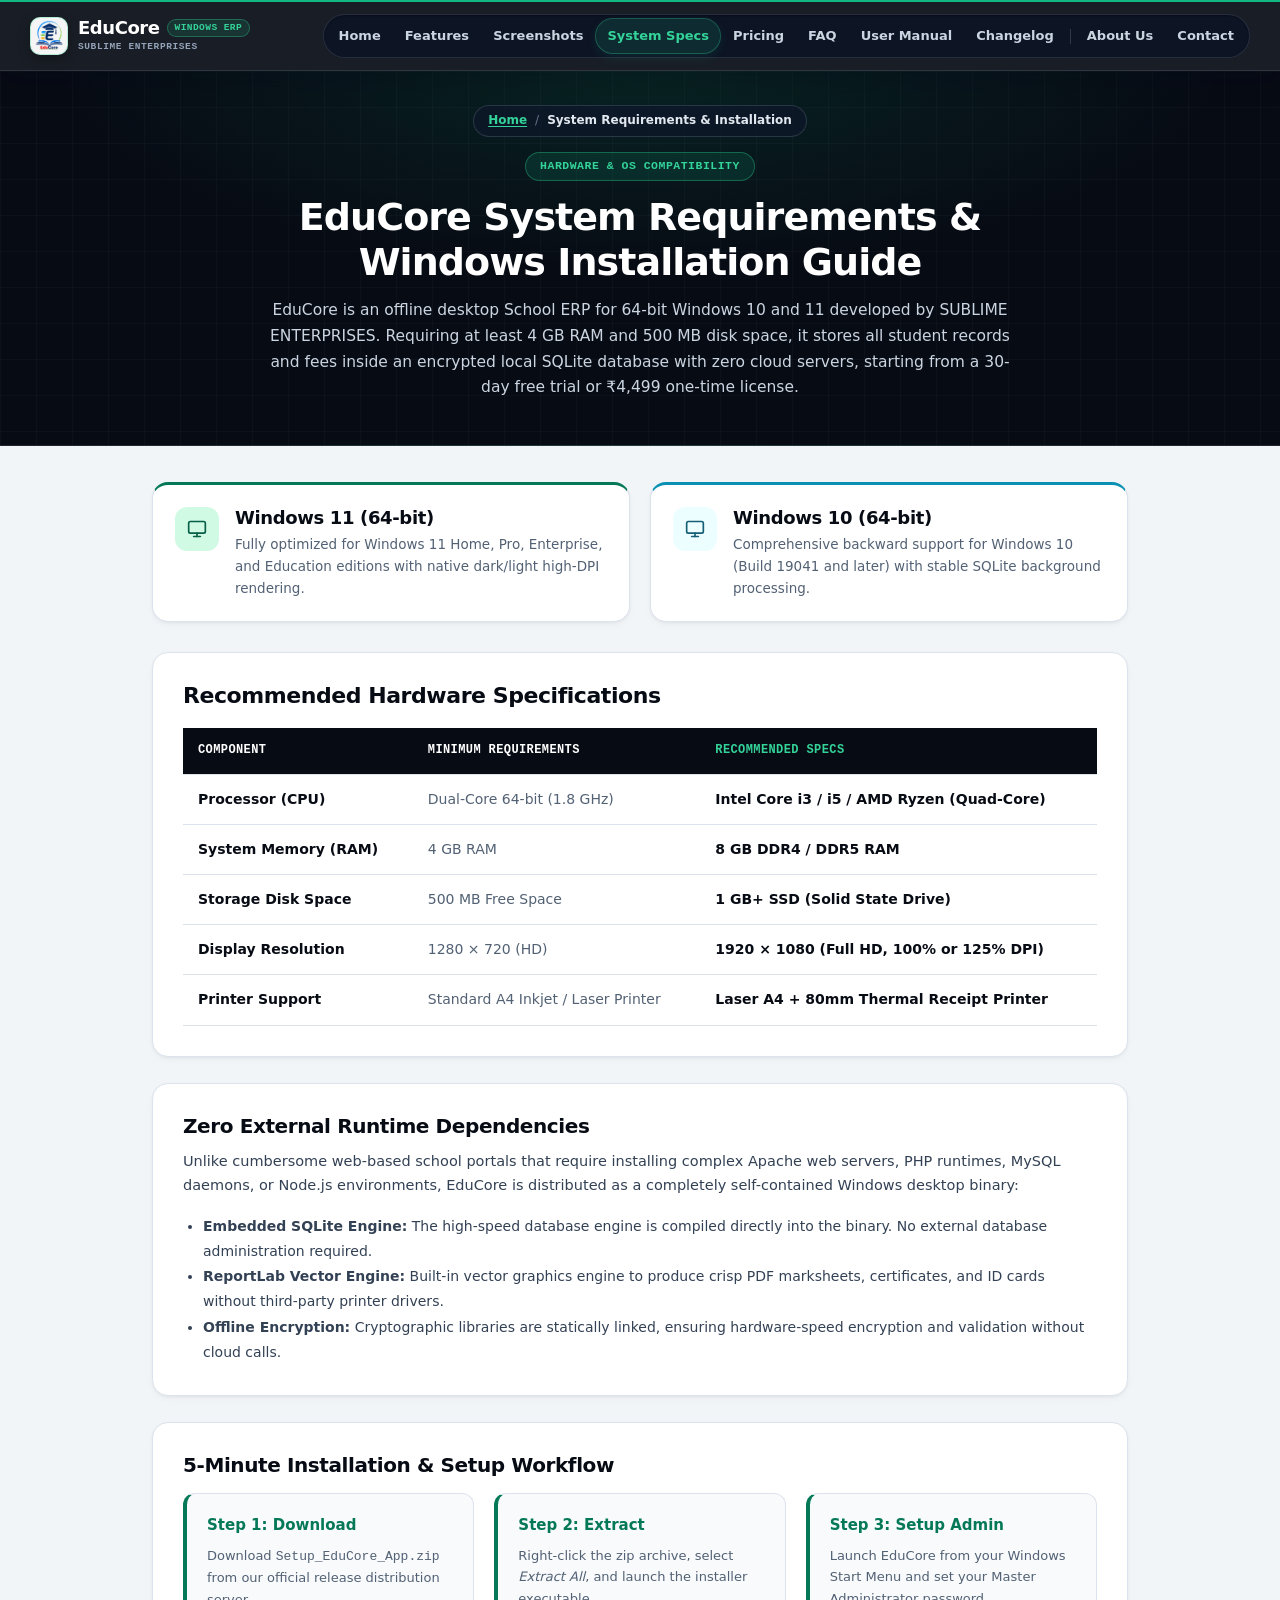
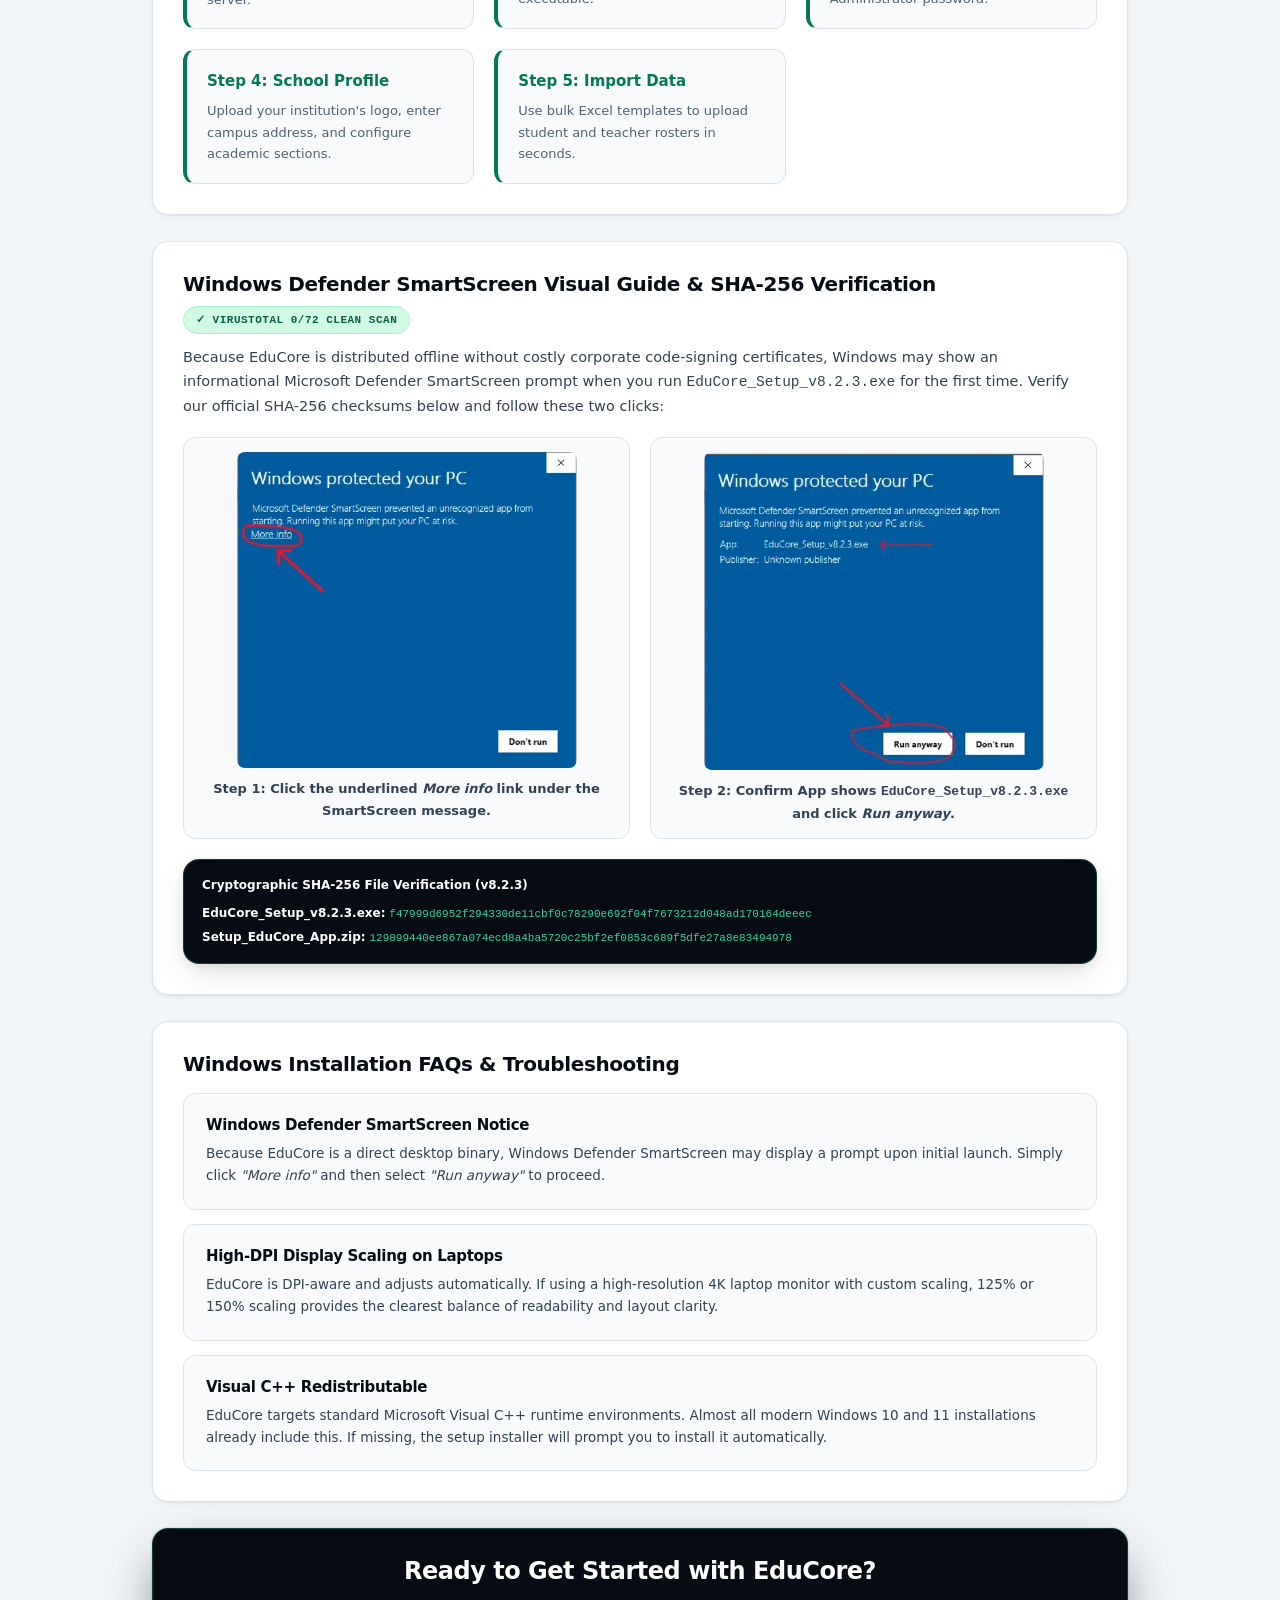
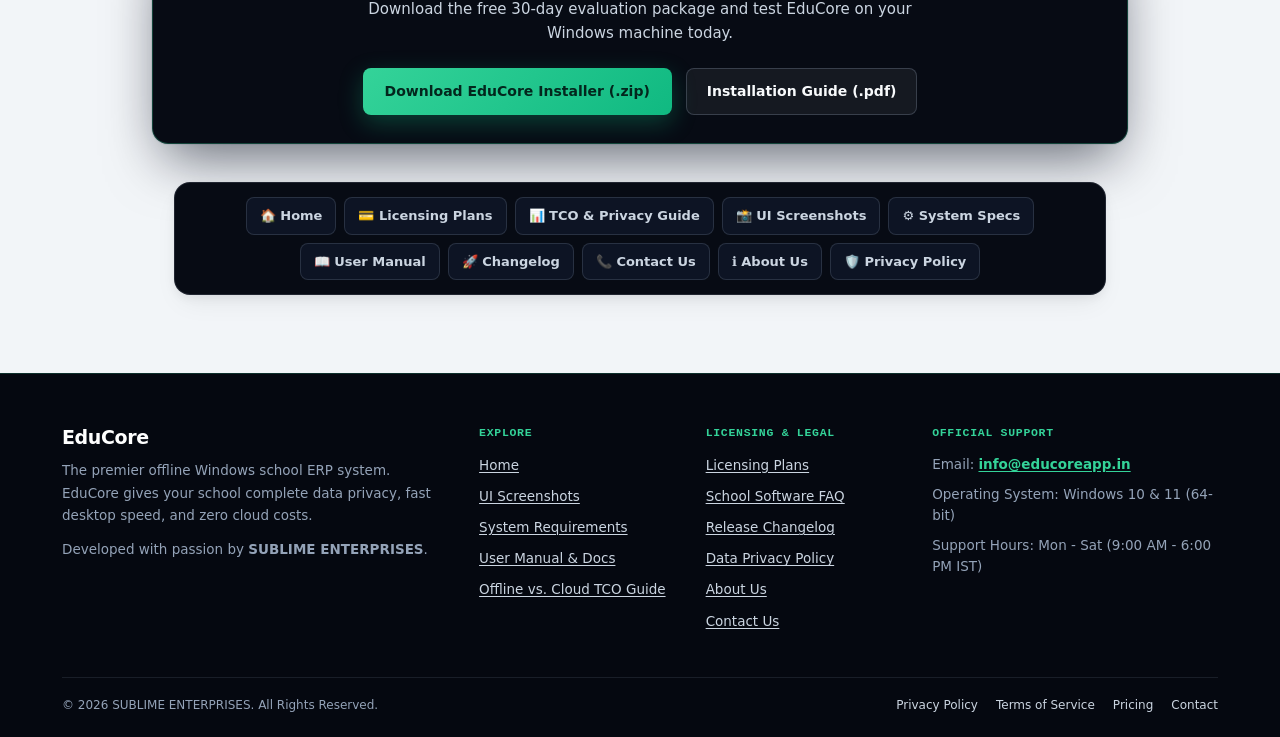
<file: system-requirements.html>
<!DOCTYPE html>
<html lang="en">
<head>
  <meta charset="UTF-8">
  <meta name="viewport" content="width=device-width, initial-scale=1.0">
  <link rel="canonical" href="https://educoreapp.in/system-requirements.html">
  <link rel="sitemap" type="application/xml" title="Sitemap" href="https://educoreapp.in/sitemap.xml">

  <title>EduCore System Requirements &amp; Windows Installation Guide</title>
  <meta name="description" content="Detailed hardware, operating system, and storage requirements for EduCore offline school management ERP on Windows 10 and 11. Learn about rapid 5-minute setup.">
  <meta name="keywords" content="school management software system requirements, EduCore installation, offline school ERP windows specs, windows 11 school software, SQLite ERP requirements, SUBLIME ENTERPRISES">
  <meta name="author" content="SUBLIME ENTERPRISES">
  <meta name="robots" content="index, follow">

  <!-- Open Graph / Social Media -->
  <meta property="og:type" content="article">
  <meta property="og:title" content="EduCore System Requirements &amp; Windows Setup Guide">
  <meta property="og:description" content="Hardware and operating system requirements for running EduCore offline school ERP on Windows 10 & 11.">
  <meta property="og:image" content="https://educoreapp.in/assets/img/logo.png">

  <!-- Twitter Card -->
  <meta name="twitter:card" content="summary_large_image">
  <meta name="twitter:title" content="EduCore System Requirements &amp; Windows Setup Guide">
  <meta name="twitter:description" content="Hardware and OS specifications for EduCore offline school management ERP.">
  <meta name="twitter:image" content="https://educoreapp.in/assets/img/logo.png">
  <!-- Favicon & Mobile Web App Icons -->
  <link rel="apple-touch-icon" sizes="180x180" href="assets/favicon/apple-touch-icon.png">
  <link rel="icon" type="image/png" sizes="32x32" href="assets/favicon/favicon-32x32.png">
  <link rel="icon" type="image/png" sizes="16x16" href="assets/favicon/favicon-16x16.png">
  <link rel="shortcut icon" href="favicon.ico">
  <link rel="manifest" href="assets/favicon/site.webmanifest">
  <meta name="theme-color" content="#070b14">

  <link rel="preload" href="assets/css/shared.min.css" as="style">
  <link rel="stylesheet" href="assets/css/shared.min.css">

  <!-- Schema.org JSON-LD -->
  <script type="application/ld+json">
  {
    "@context": "https://schema.org",
    "@graph": [
      {
        "@type": "BreadcrumbList",
        "itemListElement": [
          {
            "@type": "ListItem",
            "position": 1,
            "name": "Home",
            "item": "https://educoreapp.in/"
          },
          {
            "@type": "ListItem",
            "position": 2,
            "name": "System Requirements",
            "item": "https://educoreapp.in/system-requirements.html"
          }
        ]
      },
      {
        "@type": "TechArticle",
        "@id": "https://educoreapp.in/system-requirements.html#techarticle",
        "headline": "EduCore School Management Software System Requirements & Windows Installation Guide",
        "description": "Detailed hardware, operating system, and storage requirements for running EduCore offline school management ERP on Windows computers.",
        "author": {
          "@type": "Organization",
          "name": "SUBLIME ENTERPRISES",
          "url": "https://educoreapp.in/",
          "email": "info@educoreapp.in"
        },
        "publisher": {
          "@type": "Organization",
          "name": "SUBLIME ENTERPRISES",
          "url": "https://educoreapp.in/",
          "logo": "https://educoreapp.in/assets/img/logo.png",
          "email": "info@educoreapp.in"
        }
      },
      {
        "@type": "SoftwareApplication",
        "@id": "https://educoreapp.in/#software",
        "name": "EduCore School Management Software",
        "operatingSystem": "Windows 10, Windows 11 (64-bit)",
        "applicationCategory": "EducationalApplication, BusinessApplication",
        "softwareVersion": "8.2.3",
        "downloadUrl": "https://github.com/tyk786/EduCore/releases/download/8.2.3/Setup_EduCore_App.zip",
        "image": "https://educoreapp.in/assets/img/logo.webp",
        "memoryRequirements": "4 GB RAM minimum (8 GB recommended)",
        "storageRequirements": "500 MB free hard drive or SSD space",
        "processorRequirements": "Intel or AMD 64-bit Dual-Core or Quad-Core processor",
        "offers": {
          "@type": "AggregateOffer",
          "priceCurrency": "INR",
          "lowPrice": "0",
          "highPrice": "59999",
          "offerCount": "7"
        }
      },
      {
        "@type": "HowTo",
        "@id": "https://educoreapp.in/system-requirements.html#howto",
        "name": "How to Install EduCore Offline School ERP on Windows 10 and 11",
        "description": "Step-by-step installation guide including verifying Microsoft Defender SmartScreen and SHA-256 installer checksums on Windows 10 or 11.",
        "totalTime": "PT5M",
        "step": [
          {
            "@type": "HowToStep",
            "position": 1,
            "name": "Download Setup_EduCore_App.zip",
            "text": "Download the official Setup_EduCore_App.zip archive from https://educoreapp.in or GitHub Releases and verify the SHA-256 checksum."
          },
          {
            "@type": "HowToStep",
            "position": 2,
            "name": "Extract All Installer Files",
            "text": "Right-click Setup_EduCore_App.zip in Windows Explorer, select Extract All, and open the extracted folder before launching EduCore_Setup_v8.2.3.exe."
          },
          {
            "@type": "HowToStep",
            "position": 3,
            "name": "Verify Microsoft Defender SmartScreen",
            "text": "If Windows displays 'Windows protected your PC', click 'More info', confirm the App name is EduCore_Setup_v8.2.3.exe, and click 'Run anyway'.",
            "image": "https://educoreapp.in/assets/img/SmartScreen_Step2_Run_Anyway.webp"
          },
          {
            "@type": "HowToStep",
            "position": 4,
            "name": "Create Master Administrator & School Profile",
            "text": "Launch EduCore from the Desktop or Start Menu, configure your administrator credentials, upload your school logo, and enter campus details."
          },
          {
            "@type": "HowToStep",
            "position": 5,
            "name": "Bulk Import Student & Staff Rosters",
            "text": "Use the pre-formatted Excel templates to import existing student and faculty records directly into the local SQLite database."
          }
        ]
      }
    ]
  }
  </script>

  <style>
    /* Subpage styling unified via shared.css Obsidian Command system */
  </style>
    <!-- Google tag (gtag.js) - Google Analytics 4 -->
  <script async src="https://www.googletagmanager.com/gtag/js?id=G-STDN5C3C2P"></script>
  <script>
    window.dataLayer = window.dataLayer || [];
    function gtag(){dataLayer.push(arguments);}
    gtag('js', new Date());

    gtag('config', 'G-STDN5C3C2P');
  </script>
</head>
<body>
  <a href="#main-content" class="ec-skip-link">Skip to main content</a>

  <!-- Top Sticky Navigation Bar -->
    <!-- Top Sticky Navigation Bar -->
    <!-- Top Sticky Navigation Bar -->
  <header class="ec-top-header">
    <div class="ec-nav-container">
      <a href="https://educoreapp.in/" class="ec-brand-logo">
        <picture><source srcset="assets/img/logo-nav.webp" type="image/webp"><img src="assets/img/logo-nav.webp" alt="EduCore Logo" width="38" height="38" loading="eager" decoding="async"></picture>
        <div class="ec-brand-text">
          <div class="ec-brand-name">EduCore <span class="ec-brand-badge">Windows ERP</span></div>
          <div class="ec-brand-tagline">SUBLIME ENTERPRISES</div>
        </div>
      </a>

      <nav class="ec-desktop-nav" aria-label="Main Navigation">
        <a href="https://educoreapp.in/" class="ec-nav-item">Home</a>
        <a href="https://educoreapp.in/#features" class="ec-nav-item">Features</a>
        <a href="screenshots.html" class="ec-nav-item">Screenshots</a>
        <a href="system-requirements.html" class="ec-nav-item active">System Specs</a>
        <a href="licensing.html" class="ec-nav-item">Pricing</a>
        <a href="school-management-software-faq.html" class="ec-nav-item">FAQ</a>
        <a href="help-support.html" class="ec-nav-item">User Manual</a>
        <a href="changelog.html" class="ec-nav-item">Changelog</a>
        <span class="ec-nav-divider" aria-hidden="true"></span>
        <a href="about-us.html" class="ec-nav-item">About Us</a>
        <a href="contact-us.html" class="ec-nav-item">Contact</a>
      </nav>

      <button class="ec-mobile-toggle" aria-label="Toggle Navigation Menu">☰</button>
    </div>

    <div class="ec-mobile-menu">
      <a href="https://educoreapp.in/" class="">🏠 Home</a>
      <a href="https://educoreapp.in/#features">⚡ Features &amp; Modules</a>
      <a href="screenshots.html" class="">📸 UI Screenshots</a>
      <a href="system-requirements.html" class="active">⚙️ System Requirements</a>
      <a href="licensing.html" class="">💳 Pricing &amp; Licensing</a>
      <a href="offline-vs-cloud-school-erp-tco-guide.html" class="">📊 Offline vs. Cloud TCO Guide</a>
      <a href="school-management-software-faq.html" class="">❓ FAQ &amp; Guide</a>
      <a href="help-support.html" class="">📖 User Manual &amp; Docs</a>
      <a href="changelog.html" class="">🚀 Release Changelog</a>
      <a href="about-us.html" class="">ℹ️ About Us</a>
      <a href="contact-us.html" class="">📞 Contact Support</a>
      <a href="privacy-policy.html" class="">🛡️ Privacy Policy</a>
    </div>
  </header>

  <main id="main-content">
    <section class="ec-subpage-hero">
      <div class="ec-subpage-hero-inner">
        <nav class="ec-breadcrumbs" aria-label="Breadcrumb">
          <ol>
            <li><a href="/">Home</a></li>
            <li aria-current="page">System Requirements &amp; Installation</li>
          </ol>
        </nav>
        <span class="ec-pill-badge">Hardware &amp; OS Compatibility</span>
        <h1>EduCore System Requirements &amp; Windows Installation Guide</h1>
        <p>
          EduCore is an offline desktop School ERP for 64-bit Windows 10 and 11 developed by SUBLIME ENTERPRISES. Requiring at least 4 GB RAM and 500 MB disk space, it stores all student records and fees inside an encrypted local SQLite database with zero cloud servers, starting from a 30-day free trial or ₹4,499 one-time license.
        </p>
      </div>
    </section>

    <div class="ec-sys-wrap">

      <!--OS Support Badges-->
      <section class="ec-grid-2" style="margin-bottom: 30px;">
        <div class="ec-card" style="margin-bottom: 0; display: flex; gap: 16px; padding: 22px; border-top: 3px solid var(--ec-emerald-deep);">
          <div class="ec-pillar-icon ec-icon-emerald" style="flex-shrink: 0;">
            <svg width="20" height="20" viewBox="0 0 24 24" fill="none" stroke="currentColor" stroke-width="2" stroke-linecap="round" stroke-linejoin="round"><rect x="2" y="3" width="20" height="14" rx="2" ry="2"></rect><line x1="8" y1="21" x2="16" y2="21"></line><line x1="12" y1="17" x2="12" y2="21"></line></svg>
          </div>
          <div>
            <h2 style="color: var(--ec-ink); font-size: 18px; font-weight: 800; margin: 0 0 4px;">Windows 11 (64-bit)</h2>
            <p style="color: var(--ec-ink-muted); font-size: 13.5px; margin: 0;">Fully optimized for Windows 11 Home, Pro, Enterprise, and Education editions with native dark/light high-DPI rendering.</p>
          </div>
        </div>

        <div class="ec-card" style="margin-bottom: 0; display: flex; gap: 16px; padding: 22px; border-top: 3px solid var(--ec-cyan);">
          <div class="ec-pillar-icon ec-icon-cyan" style="flex-shrink: 0;">
            <svg width="20" height="20" viewBox="0 0 24 24" fill="none" stroke="currentColor" stroke-width="2" stroke-linecap="round" stroke-linejoin="round"><rect x="2" y="3" width="20" height="14" rx="2" ry="2"></rect><line x1="8" y1="21" x2="16" y2="21"></line><line x1="12" y1="17" x2="12" y2="21"></line></svg>
          </div>
          <div>
            <h2 style="color: var(--ec-ink); font-size: 18px; font-weight: 800; margin: 0 0 4px;">Windows 10 (64-bit)</h2>
            <p style="color: var(--ec-ink-muted); font-size: 13.5px; margin: 0;">Comprehensive backward support for Windows 10 (Build 19041 and later) with stable SQLite background processing.</p>
          </div>
        </div>
      </section>

      <!--Hardware Comparison Table-->
      <section class="ec-sys-card">
        <h2 style="color: var(--ec-ink); font-size: 22px; font-weight: 800; margin: 0 0 18px;">Recommended Hardware Specifications</h2>

        <div style="overflow-x: auto;">
          <table class="ec-matrix-table" style="min-width: 540px;">
            <thead>
              <tr>
                <th>Component</th>
                <th>Minimum Requirements</th>
                <th style="color: var(--ec-emerald-bright);">Recommended Specs</th>
              </tr>
            </thead>
            <tbody style="font-size: 14px;">
              <tr>
                <td style="color: var(--ec-ink); font-weight: 700;">Processor (CPU)</td>
                <td style="color: var(--ec-ink-muted);">Dual-Core 64-bit (1.8 GHz)</td>
                <td style="color: var(--ec-ink); font-weight: 600;">Intel Core i3 / i5 / AMD Ryzen (Quad-Core)</td>
              </tr>
              <tr>
                <td style="color: var(--ec-ink); font-weight: 700;">System Memory (RAM)</td>
                <td style="color: var(--ec-ink-muted);">4 GB RAM</td>
                <td style="color: var(--ec-ink); font-weight: 600;">8 GB DDR4 / DDR5 RAM</td>
              </tr>
              <tr>
                <td style="color: var(--ec-ink); font-weight: 700;">Storage Disk Space</td>
                <td style="color: var(--ec-ink-muted);">500 MB Free Space</td>
                <td style="color: var(--ec-ink); font-weight: 600;">1 GB+ SSD (Solid State Drive)</td>
              </tr>
              <tr>
                <td style="color: var(--ec-ink); font-weight: 700;">Display Resolution</td>
                <td style="color: var(--ec-ink-muted);">1280 × 720 (HD)</td>
                <td style="color: var(--ec-ink); font-weight: 600;">1920 × 1080 (Full HD, 100% or 125% DPI)</td>
              </tr>
              <tr>
                <td style="color: var(--ec-ink); font-weight: 700;">Printer Support</td>
                <td style="color: var(--ec-ink-muted);">Standard A4 Inkjet / Laser Printer</td>
                <td style="color: var(--ec-ink); font-weight: 600;">Laser A4 + 80mm Thermal Receipt Printer</td>
              </tr>
            </tbody>
          </table>
        </div>
      </section>

      <!--Zero External Runtime Dependency-->
      <section class="ec-sys-card">
        <h2 style="color: var(--ec-ink); font-size: 20px; font-weight: 800; margin: 0 0 12px;">Zero External Runtime Dependencies</h2>
        <p style="color: var(--ec-ink-body); font-size: 14.5px; margin: 0 0 16px;">
          Unlike cumbersome web-based school portals that require installing complex Apache web servers, PHP runtimes, MySQL daemons, or Node.js environments, EduCore is distributed as a completely self-contained Windows desktop binary:
        </p>
        <ul style="color: var(--ec-ink-body); font-size: 14px; line-height: 1.8; margin: 0; padding-left: 20px;">
          <li><strong>Embedded SQLite Engine:</strong> The high-speed database engine is compiled directly into the binary. No external database administration required.</li>
          <li><strong>ReportLab Vector Engine:</strong> Built-in vector graphics engine to produce crisp PDF marksheets, certificates, and ID cards without third-party printer drivers.</li>
          <li><strong>Offline Encryption:</strong> Cryptographic libraries are statically linked, ensuring hardware-speed encryption and validation without cloud calls.</li>
        </ul>
      </section>

      <!--5-Step Rapid Installation-->
      <section class="ec-sys-card">
        <h2 style="color: var(--ec-ink); font-size: 20px; font-weight: 800; margin: 0 0 16px;">5-Minute Installation &amp; Setup Workflow</h2>

        <div class="ec-install-grid">
          <div class="ec-install-step">
            <strong style="color: var(--ec-emerald-deep); font-size: 15px;">Step 1: Download</strong>
            <p style="color: var(--ec-ink-muted); font-size: 13px; margin: 6px 0 0;">Download <code>Setup_EduCore_App.zip</code> from our official release distribution server.</p>
          </div>

          <div class="ec-install-step">
            <strong style="color: var(--ec-emerald-deep); font-size: 15px;">Step 2: Extract</strong>
            <p style="color: var(--ec-ink-muted); font-size: 13px; margin: 6px 0 0;">Right-click the zip archive, select <em>Extract All</em>, and launch the installer executable.</p>
          </div>

          <div class="ec-install-step">
            <strong style="color: var(--ec-emerald-deep); font-size: 15px;">Step 3: Setup Admin</strong>
            <p style="color: var(--ec-ink-muted); font-size: 13px; margin: 6px 0 0;">Launch EduCore from your Windows Start Menu and set your Master Administrator password.</p>
          </div>

          <div class="ec-install-step">
            <strong style="color: var(--ec-emerald-deep); font-size: 15px;">Step 4: School Profile</strong>
            <p style="color: var(--ec-ink-muted); font-size: 13px; margin: 6px 0 0;">Upload your institution's logo, enter campus address, and configure academic sections.</p>
          </div>

          <div class="ec-install-step">
            <strong style="color: var(--ec-emerald-deep); font-size: 15px;">Step 5: Import Data</strong>
            <p style="color: var(--ec-ink-muted); font-size: 13px; margin: 6px 0 0;">Use bulk Excel templates to upload student and teacher rosters in seconds.</p>
          </div>
        </div>
      </section>

      <!--Visual SmartScreen Verification & Checksums-->
      <section class="ec-sys-card" id="smartscreen-guide">
        <div style="display: flex; align-items: center; justify-content: space-between; flex-wrap: wrap; gap: 10px; margin-bottom: 12px;">
          <h2 style="color: var(--ec-ink); font-size: 20px; font-weight: 800; margin: 0;">Windows Defender SmartScreen Visual Guide &amp; SHA-256 Verification</h2>
          <a href="https://www.virustotal.com/gui/file/f47999d6952f294330de11cbf0c78290e692f04f7673212d048ad170164deeec" target="_blank" rel="noopener noreferrer" class="ec-tag" style="text-decoration: none;">
            ✓ VirusTotal 0/72 Clean Scan
          </a>
        </div>
        <p style="color: var(--ec-ink-body); font-size: 14.5px; line-height: 1.65; margin: 0 0 18px;">
          Because EduCore is distributed offline without costly corporate code-signing certificates, Windows may show an informational Microsoft Defender SmartScreen prompt when you run <code>EduCore_Setup_v8.2.3.exe</code> for the first time. Verify our official SHA-256 checksums below and follow these two clicks:
        </p>

        <div class="ec-grid-2" style="margin-bottom: 20px;">
          <figure style="background: var(--ec-surface-subtle); border: 1px solid var(--ec-border); border-radius: 12px; margin: 0; padding: 14px; text-align: center;">
            <img src="assets/img/SmartScreen_Step1_More_Info.webp" srcset="assets/img/thumbs/SmartScreen_Step1_More_Info.webp 500w, assets/img/SmartScreen_Step1_More_Info.webp 791w" sizes="(max-width: 640px) 88vw, 340px" alt="Windows protected your PC SmartScreen prompt showing More info link highlighted" width="791" height="736" loading="lazy" decoding="async" style="border-radius: 8px; margin: 0 auto 10px; max-width: 340px; width: 100%; height: auto;" />
            <figcaption style="color: var(--ec-ink-body); font-size: 13px; font-weight: 600;">Step 1: Click the underlined <em>More info</em> link under the SmartScreen message.</figcaption>
          </figure>
          <figure style="background: var(--ec-surface-subtle); border: 1px solid var(--ec-border); border-radius: 12px; margin: 0; padding: 14px; text-align: center;">
            <img src="assets/img/SmartScreen_Step2_Run_Anyway.webp" srcset="assets/img/thumbs/SmartScreen_Step2_Run_Anyway.webp 500w, assets/img/SmartScreen_Step2_Run_Anyway.webp 791w" sizes="(max-width: 640px) 88vw, 340px" alt="Windows SmartScreen expanded view confirming EduCore_Setup_v8.2.3.exe and highlighting Run anyway" width="791" height="740" loading="lazy" decoding="async" style="border-radius: 8px; margin: 0 auto 10px; max-width: 340px; width: 100%; height: auto;" />
            <figcaption style="color: var(--ec-ink-body); font-size: 13px; font-weight: 600;">Step 2: Confirm App shows <code>EduCore_Setup_v8.2.3.exe</code> and click <em>Run anyway</em>.</figcaption>
          </figure>
        </div>

        <div class="ec-vault-panel" style="padding: 16px 18px; font-size: 12px;">
          <div style="font-weight: 800; color: #ffffff; margin-bottom: 8px;">Cryptographic SHA-256 File Verification (v8.2.3)</div>
          <div><strong style="color: #ffffff;">EduCore_Setup_v8.2.3.exe:</strong> <code class="ec-vault-hash">f47999d6952f294330de11cbf0c78290e692f04f7673212d048ad170164deeec</code></div>
          <div style="margin-top: 4px;"><strong style="color: #ffffff;">Setup_EduCore_App.zip:</strong> <code class="ec-vault-hash">129899440ee867a074ecd8a4ba5720c25bf2ef0853c689f5dfe27a8e83494978</code></div>
        </div>
      </section>

      <!--Troubleshooting & FAQs-->
      <section class="ec-sys-card">
        <h2 style="color: var(--ec-ink); font-size: 20px; font-weight: 800; margin: 0 0 16px;">Windows Installation FAQs &amp; Troubleshooting</h2>

        <div style="display: grid; gap: 14px;">
          <div class="ec-faq-item" style="margin-bottom: 0;">
            <h3 style="font-size: 15px;">Windows Defender SmartScreen Notice</h3>
            <p style="font-size: 13.5px;">Because EduCore is a direct desktop binary, Windows Defender SmartScreen may display a prompt upon initial launch. Simply click <em>"More info"</em> and then select <em>"Run anyway"</em> to proceed.</p>
          </div>

          <div class="ec-faq-item" style="margin-bottom: 0;">
            <h3 style="font-size: 15px;">High-DPI Display Scaling on Laptops</h3>
            <p style="font-size: 13.5px;">EduCore is DPI-aware and adjusts automatically. If using a high-resolution 4K laptop monitor with custom scaling, 125% or 150% scaling provides the clearest balance of readability and layout clarity.</p>
          </div>

          <div class="ec-faq-item" style="margin-bottom: 0;">
            <h3 style="font-size: 15px;">Visual C++ Redistributable</h3>
            <p style="font-size: 13.5px;">EduCore targets standard Microsoft Visual C++ runtime environments. Almost all modern Windows 10 and 11 installations already include this. If missing, the setup installer will prompt you to install it automatically.</p>
          </div>
        </div>
      </section>

      <!--Download CTA Banner-->
      <section class="ec-unlocked-banner">
        <h2 style="color: #ffffff; font-size: 24px; font-weight: 800; margin: 0 0 10px;">Ready to Get Started with EduCore?</h2>
        <p style="color: #cbd5e1; font-size: 15px; margin: 0 auto 22px; max-width: 600px;">Download the free 30-day evaluation package and test EduCore on your Windows machine today.</p>
        <div style="display: flex; gap: 14px; justify-content: center; flex-wrap: wrap;">
          <a href="https://github.com/tyk786/EduCore/releases/download/8.2.3/Setup_EduCore_App.zip" class="ec-btn-primary" target="_blank">Download EduCore Installer (.zip)</a>
          <a href="assets/EduCore_Installation_Guide.pdf" class="ec-btn-secondary" target="_blank" download>Installation Guide (.pdf)</a>
        </div>
      </section>

      <!--Universal Site Navigation Bar-->
      <nav aria-label="EduCore Navigation Menu" class="ec-site-nav">
        <div class="ec-nav-inner">
          <a class="ec-nav-link" href="/">🏠 Home</a>
          <a class="ec-nav-link" href="licensing.html">💳 Licensing Plans</a>
          <a class="ec-nav-link" href="offline-vs-cloud-school-erp-tco-guide.html">📊 TCO &amp; Privacy Guide</a>
          <a class="ec-nav-link" href="screenshots.html">📸 UI Screenshots</a>
          <a class="ec-nav-link" href="system-requirements.html">⚙️ System Specs</a>
          <a class="ec-nav-link" href="help-support.html">📖 User Manual</a>
          <a class="ec-nav-link" href="changelog.html">🚀 Changelog</a>
          <a class="ec-nav-link" href="contact-us.html">📞 Contact Us</a>
          <a class="ec-nav-link" href="about-us.html">ℹ️ About Us</a>
          <a class="ec-nav-link" href="privacy-policy.html">🛡️ Privacy Policy</a>
        </div>
      </nav>

    </div>
  </main>

  <!-- Enterprise Footer -->
    <!--================= FOOTER =================-->
    <!--================= FOOTER =================-->
  <footer class="ec-footer">
    <div class="ec-footer-container">
      <div class="ec-footer-grid">
        <div class="ec-footer-brand">
          <h3>EduCore</h3>
          <p>The premier offline Windows school ERP system. EduCore gives your school complete data privacy, fast desktop speed, and zero cloud costs.</p>
          <p>Developed with passion by <strong>SUBLIME ENTERPRISES</strong>.</p>
        </div>

        <div class="ec-footer-col">
          <h4>Explore</h4>
          <ul class="ec-footer-links">
            <li><a href="https://educoreapp.in/">Home</a></li>
            <li><a href="screenshots.html">UI Screenshots</a></li>
            <li><a href="system-requirements.html">System Requirements</a></li>
            <li><a href="help-support.html">User Manual &amp; Docs</a></li>
            <li><a href="offline-vs-cloud-school-erp-tco-guide.html">Offline vs. Cloud TCO Guide</a></li>
          </ul>
        </div>

        <div class="ec-footer-col">
          <h4>Licensing &amp; Legal</h4>
          <ul class="ec-footer-links">
            <li><a href="licensing.html">Licensing Plans</a></li>
            <li><a href="school-management-software-faq.html">School Software FAQ</a></li>
            <li><a href="changelog.html">Release Changelog</a></li>
            <li><a href="privacy-policy.html">Data Privacy Policy</a></li>
            <li><a href="about-us.html">About Us</a></li>
            <li><a href="contact-us.html">Contact Us</a></li>
          </ul>
        </div>

        <div class="ec-footer-col ec-footer-contact">
          <h4>Official Support</h4>
          <p>Email: <a href="mailto:info@educoreapp.in">info@educoreapp.in</a></p>
          <p>Operating System: Windows 10 &amp; 11 (64-bit)</p>
          <p>Support Hours: Mon - Sat (9:00 AM - 6:00 PM IST)</p>
        </div>
      </div>

      <div class="ec-footer-bottom">
        <div>© 2026 SUBLIME ENTERPRISES. All Rights Reserved.</div>
        <div class="ec-footer-bottom-links">
          <a href="privacy-policy.html">Privacy Policy</a>
          <a href="EULA.txt" target="_blank">Terms of Service</a>
          <a href="licensing.html">Pricing</a>
          <a href="contact-us.html">Contact</a>
        </div>
      </div>
    </div>
  </footer>

  <script defer src="assets/js/main.js"></script>
</body>
</html>
</file>
<file: assets/css/shared.min.css>
:root{--ec-obsidian:#070b14;--ec-obsidian-elevated:#0d1424;--ec-obsidian-surface:#131d33;--ec-obsidian-border:rgba(148,163,184,0.18);--ec-obsidian-muted:#94a3b8;--ec-canvas:#f2f5f8;--ec-surface:#ffffff;--ec-surface-subtle:#f8fafc;--ec-border:#dce3ec;--ec-border-strong:#c3cddb;--ec-ink:#070b14;--ec-ink-body:#334155;--ec-ink-muted:#526174;--ec-emerald:#10b981;--ec-emerald-bright:#34d399;--ec-emerald-deep:#047857;--ec-emerald-dark:#065f46;--ec-emerald-50:#ecfdf5;--ec-emerald-100:#d1fae5;--ec-emerald-200:#a7f3d0;--ec-cyan:#0891b2;--ec-cyan-bright:#22d3ee;--ec-cyan-50:#ecfeff;--ec-amber:#d97706;--ec-amber-50:#fffbeb;--ec-amber-100:#fef3c7;--ec-violet:#6d28d9;--ec-violet-50:#f5f3ff;--ec-purple:#7c3aed;--ec-purple-50:#f5f3ff;--ec-purple-100:#ede9fe;--ec-red:#dc2626;--ec-red-dark:#b91c1c;--ec-red-50:#fef2f2;--ec-red-100:#fee2e2;--ec-orange:#ea580c;--ec-orange-50:#fff7ed;--ec-navy:var(--ec-obsidian);--ec-navy-light:var(--ec-obsidian-elevated);--ec-blue:var(--ec-emerald-deep);--ec-blue-light:var(--ec-emerald-bright);--ec-blue-dark:var(--ec-emerald-dark);--ec-blue-50:var(--ec-emerald-50);--ec-blue-100:var(--ec-emerald-100);--ec-blue-200:var(--ec-emerald-200);--ec-slate-50:#f8fafc;--ec-slate-100:#f1f5f9;--ec-slate-200:#dce3ec;--ec-slate-300:#c3cddb;--ec-slate-400:#94a3b8;--ec-slate-500:#526174;--ec-slate-600:#475569;--ec-slate-700:#334155;--ec-slate-800:#1e293b;--ec-slate-900:#070b14;--ec-font:system-ui,-apple-system,"Segoe UI",Roboto,"Helvetica Neue",Arial,sans-serif;--ec-mono:ui-monospace,"Cascadia Code","SFMono-Regular",Menlo,Consolas,monospace;--ec-container-max:1200px;--ec-container-px:22px;--ec-radius-sm:8px;--ec-radius-md:12px;--ec-radius-lg:16px;--ec-radius-xl:22px;--ec-radius-full:9999px;--ec-shadow-xs:0 1px 2px rgba(7,11,20,0.04);--ec-shadow-sm:0 1px 3px rgba(7,11,20,0.05),0 4px 12px -4px rgba(7,11,20,0.05);--ec-shadow-md:0 4px 10px rgba(7,11,20,0.05),0 12px 28px -8px rgba(7,11,20,0.08);--ec-shadow-lg:0 12px 32px -6px rgba(7,11,20,0.14),0 4px 10px rgba(7,11,20,0.05);--ec-shadow-obsidian:0 24px 56px -12px rgba(2,6,23,0.6),0 0 0 1px rgba(148,163,184,0.18);--ec-transition:all 0.22s cubic-bezier(0.22,1,0.36,1)}*,*::before,*::after{box-sizing:border-box}html{font-family:var(--ec-font);font-size:16px;line-height:1.65;color:var(--ec-ink);background-color:var(--ec-canvas);scroll-behavior:smooth;-webkit-text-size-adjust:100%;-webkit-font-smoothing:antialiased}body{margin:0;padding:0;min-height:100vh;display:flex;flex-direction:column;background-color:var(--ec-canvas);color:var(--ec-ink-body)}::selection{background:rgba(16,185,129,0.22);color:var(--ec-obsidian)}main{flex:1 0 auto}img{max-width:100%;height:auto;display:block}a{color:var(--ec-emerald-deep);text-decoration:none;transition:var(--ec-transition)}a:hover{color:var(--ec-emerald-dark)}a:focus-visible,button:focus-visible,input:focus-visible{outline:2px solid var(--ec-emerald);outline-offset:2px}h1,h2,h3,h4,h5,h6{line-height:1.22;letter-spacing:-0.02em;color:var(--ec-ink)}.ec-sr-only{position:absolute;width:1px;height:1px;padding:0;margin:-1px;overflow:hidden;clip:rect(0,0,0,0);border:0}.ec-skip-link{position:absolute;top:-120px;left:16px;background:var(--ec-emerald);color:#03261d;padding:10px 18px;font-weight:800;font-size:13px;border-radius:var(--ec-radius-sm);z-index:999999;text-decoration:none;box-shadow:var(--ec-shadow-lg);transition:top 0.2s ease}.ec-skip-link:focus{top:16px;outline:3px solid var(--ec-emerald-bright)}.ec-container{max-width:var(--ec-container-max);margin:0 auto;padding:0 var(--ec-container-px)}.ec-top-header,.ec-header{position:sticky;top:0;left:0;right:0;z-index:1000;background:rgba(7,11,20,0.92);backdrop-filter:blur(18px);-webkit-backdrop-filter:blur(18px);border-top:2.5px solid var(--ec-emerald);border-bottom:1px solid var(--ec-obsidian-border);box-shadow:0 8px 28px rgba(2,6,23,0.28)}.ec-nav-container,.ec-header-container{max-width:1260px;margin:0 auto;padding:0 20px;display:flex;align-items:center;justify-content:space-between;gap:16px;height:68px}.ec-brand-logo{display:flex;align-items:center;gap:10px;text-decoration:none;color:#f8fafc !important;flex-shrink:0}.ec-brand-logo img{width:38px;height:38px;object-fit:contain;background:rgba(255,255,255,0.96);border-radius:10px;padding:2px;border:1px solid rgba(52,211,153,0.35);box-shadow:0 4px 12px rgba(0,0,0,0.35);transition:transform 0.2s ease,border-color 0.2s ease}.ec-brand-logo:hover img{transform:scale(1.05);border-color:var(--ec-emerald-bright)}.ec-brand-text{display:flex;flex-direction:column}.ec-brand-name{font-size:18px;font-weight:800;letter-spacing:-0.025em;color:#ffffff;display:flex;align-items:center;gap:7px;line-height:1.2}.ec-brand-badge{font-family:var(--ec-mono);font-size:9.5px;font-weight:700;text-transform:uppercase;background:rgba(16,185,129,0.14);color:var(--ec-emerald-bright);border:1px solid rgba(52,211,153,0.35);padding:2px 7px;border-radius:var(--ec-radius-full);letter-spacing:0.45px}.ec-brand-tagline{font-family:var(--ec-mono);font-size:9.5px;color:var(--ec-obsidian-muted);font-weight:600;letter-spacing:0.6px}.ec-desktop-nav{display:flex;align-items:center;gap:2px;background:var(--ec-obsidian-elevated);border:1px solid var(--ec-obsidian-border);border-radius:var(--ec-radius-full);padding:4px;box-shadow:inset 0 1px 2px rgba(0,0,0,0.35)}.ec-nav-item{color:#cbd5e1 !important;font-size:13px;font-weight:600;padding:6px 11px;border-radius:var(--ec-radius-full);transition:var(--ec-transition);display:inline-flex;align-items:center;gap:4px;white-space:nowrap;text-decoration:none}.ec-nav-item:hover{color:#ffffff !important;background:rgba(255,255,255,0.08)}.ec-nav-item.active{color:var(--ec-emerald-bright) !important;background:rgba(16,185,129,0.14);font-weight:700;box-shadow:0 0 0 1px rgba(52,211,153,0.35),0 4px 12px rgba(16,185,129,0.12)}.ec-nav-divider{width:1px;height:15px;background:rgba(148,163,184,0.25);margin:0 3px;flex-shrink:0}.ec-nav-cta{background:linear-gradient(135deg,var(--ec-emerald) 0%,var(--ec-emerald-deep) 100%);color:#ffffff !important;font-size:13px;font-weight:700;padding:8px 16px;border-radius:var(--ec-radius-sm);box-shadow:0 4px 16px rgba(16,185,129,0.28);display:inline-flex;align-items:center;gap:6px;transition:var(--ec-transition);white-space:nowrap;text-decoration:none}.ec-nav-cta:hover{transform:translateY(-1px);box-shadow:0 8px 22px rgba(16,185,129,0.38);color:#ffffff !important}.ec-mobile-toggle{display:none;background:var(--ec-obsidian-elevated);border:1px solid rgba(148,163,184,0.28);color:#f8fafc;padding:7px 11px;border-radius:var(--ec-radius-sm);cursor:pointer;font-size:18px;line-height:1;transition:var(--ec-transition)}.ec-mobile-toggle:hover{background:var(--ec-obsidian-surface);border-color:var(--ec-emerald-bright)}.ec-mobile-menu{display:none;background:var(--ec-obsidian-elevated);border-bottom:1px solid var(--ec-obsidian-border);padding:12px 18px 20px;box-shadow:0 18px 36px rgba(0,0,0,0.45)}.ec-mobile-menu.open{display:block}.ec-mobile-menu a{display:block;color:#cbd5e1;font-size:14px;font-weight:600;padding:10px 14px;border-radius:var(--ec-radius-sm);margin-bottom:3px;text-decoration:none}.ec-mobile-menu a:hover{color:#ffffff;background:rgba(255,255,255,0.06)}.ec-mobile-menu a.active{color:var(--ec-emerald-bright);background:rgba(16,185,129,0.14);border:1px solid rgba(52,211,153,0.28)}@media (max-width:1120px){.ec-desktop-nav{display:none}.ec-mobile-toggle{display:block}}.ec-hero{background-color:var(--ec-obsidian);background-image:radial-gradient(ellipse 65% 55% at 80% 18%,rgba(16,185,129,0.16),transparent 60%),radial-gradient(ellipse 50% 45% at 15% 85%,rgba(8,145,178,0.14),transparent 60%),linear-gradient(rgba(148,163,184,0.045) 1px,transparent 1px),linear-gradient(90deg,rgba(148,163,184,0.045) 1px,transparent 1px);background-size:100% 100%,100% 100%,38px 38px,38px 38px;color:#ffffff;padding:46px 22px 58px;position:relative;overflow:hidden;border-bottom:1px solid var(--ec-obsidian-border)}.ec-hero-inner{max-width:1220px;margin:0 auto;display:grid;grid-template-columns:minmax(0,1.05fr) minmax(0,1fr);gap:44px;align-items:center;position:relative;z-index:1}.ec-hero-content{text-align:left}.ec-hero-breadcrumbs{display:flex;align-items:center;gap:7px;list-style:none;padding:0;margin:0 0 14px;font-size:12px;color:var(--ec-obsidian-muted)}.ec-hero-breadcrumbs a{color:var(--ec-emerald-bright);font-weight:600;text-decoration:none}.ec-hero-breadcrumbs a:hover{text-decoration:underline}.ec-hero-eyebrow{font-family:var(--ec-mono);display:inline-flex;align-items:center;gap:8px;background:rgba(16,185,129,0.12);border:1px solid rgba(52,211,153,0.3);border-radius:var(--ec-radius-full);padding:4px 13px;font-size:11.5px;font-weight:700;color:var(--ec-emerald-bright);margin-bottom:14px;letter-spacing:0.3px}.ec-hero-eyebrow-dot{width:7px;height:7px;border-radius:50%;background:var(--ec-emerald-bright);box-shadow:0 0 8px var(--ec-emerald-bright)}.ec-hero h1{color:#ffffff;font-size:clamp(26px,3.1vw,39px);font-weight:800;letter-spacing:-0.03em;line-height:1.14;margin:0 0 14px}.ec-hero-lead{color:#cbd5e1;font-size:15.5px;font-weight:400;line-height:1.65;margin:0 0 20px;max-width:620px}.ec-hero-lead strong{color:#ffffff;font-weight:700}.ec-hero-badges{display:flex;flex-wrap:wrap;gap:8px;margin-bottom:24px}.ec-hero-badge{background:rgba(15,23,42,0.72);border:1px solid rgba(148,163,184,0.24);border-radius:var(--ec-radius-sm);color:#e2e8f0;font-size:12px;font-weight:600;padding:5px 11px;display:inline-flex;align-items:center;gap:6px}.ec-hero-badge svg{color:var(--ec-emerald-bright);flex-shrink:0}.ec-hero-actions{display:flex;flex-wrap:wrap;gap:12px;margin-bottom:16px}.ec-btn-primary{display:inline-flex;align-items:center;gap:8px;justify-content:center;background:linear-gradient(135deg,var(--ec-emerald-bright) 0%,var(--ec-emerald) 100%);color:#03261d !important;font-size:14px;font-weight:800;padding:11px 22px;border-radius:var(--ec-radius-sm);border:none;box-shadow:0 8px 24px rgba(16,185,129,0.3);text-decoration:none;cursor:pointer;transition:var(--ec-transition)}.ec-btn-primary:hover{transform:translateY(-2px);box-shadow:0 12px 30px rgba(52,211,153,0.42);color:#021c15 !important}.ec-btn-secondary{display:inline-flex;align-items:center;gap:8px;justify-content:center;background:rgba(255,255,255,0.06);border:1px solid rgba(148,163,184,0.28);color:#f8fafc !important;font-size:14px;font-weight:600;padding:11px 20px;border-radius:var(--ec-radius-sm);text-decoration:none;transition:var(--ec-transition)}.ec-btn-secondary:hover{background:rgba(255,255,255,0.13);border-color:rgba(255,255,255,0.45);transform:translateY(-2px);color:#ffffff !important}.ec-hero-smartscreen{color:var(--ec-obsidian-muted);font-size:12px;display:flex;align-items:center;gap:10px;flex-wrap:wrap}.ec-vt-pill{display:inline-flex;align-items:center;gap:6px;background:rgba(16,185,129,0.14);border:1px solid rgba(52,211,153,0.35);border-radius:var(--ec-radius-full);padding:4px 12px;font-family:var(--ec-mono);font-size:11.5px;font-weight:700;color:var(--ec-emerald-bright) !important;text-decoration:none}.ec-vt-pill:hover{background:rgba(16,185,129,0.24)}.ec-window-shell{background:var(--ec-obsidian-elevated);border:1px solid rgba(148,163,184,0.22);border-radius:var(--ec-radius-lg);box-shadow:var(--ec-shadow-obsidian);overflow:hidden;transition:transform 0.3s ease,box-shadow 0.3s ease}.ec-window-shell:hover{transform:translateY(-3px);box-shadow:0 30px 64px -12px rgba(2,6,23,0.72),0 0 0 1px rgba(52,211,153,0.26)}.ec-window-bar{display:flex;align-items:center;justify-content:space-between;gap:10px;padding:10px 14px;background:#060a12;border-bottom:1px solid rgba(148,163,184,0.15);font-family:var(--ec-mono);font-size:11px;color:#cbd5e1}.ec-window-dots{display:inline-flex;align-items:center;gap:6px}.ec-window-dots span{width:9px;height:9px;border-radius:50%;display:inline-block}.ec-window-tags{display:inline-flex;align-items:center;gap:6px}.ec-window-tag{background:rgba(16,185,129,0.12);border:1px solid rgba(52,211,153,0.28);color:var(--ec-emerald-bright);padding:2px 7px;border-radius:5px;font-size:10px;font-weight:700}.ec-window-screen{display:block;background:#0b1120;padding:8px}.ec-window-screen img{border-radius:8px;width:100%;height:auto}.ec-window-footer{display:flex;align-items:center;justify-content:space-between;flex-wrap:wrap;gap:10px;padding:10px 14px;background:#090e1a;border-top:1px solid rgba(148,163,184,0.14)}.ec-window-brand{display:inline-flex;align-items:center;gap:9px;font-size:12px;font-weight:700;color:#f8fafc}.ec-window-brand img{width:26px;height:26px;border-radius:6px;background:#ffffff;padding:1px}.ec-window-meta{font-family:var(--ec-mono);font-size:11px;color:var(--ec-emerald-bright);font-weight:600}@media (max-width:960px){.ec-hero{padding:34px 16px 42px}.ec-hero-inner{grid-template-columns:1fr;gap:28px}.ec-hero-content{text-align:center}.ec-hero-breadcrumbs,.ec-hero-badges,.ec-hero-actions,.ec-hero-smartscreen{justify-content:center}.ec-hero-lead{margin-left:auto;margin-right:auto}}.ec-subpage-hero,.ec-page-hero,.ec-hero-header{background-color:var(--ec-obsidian);background-image:radial-gradient(ellipse 65% 75% at 50% 0%,rgba(16,185,129,0.14),transparent 70%),linear-gradient(rgba(148,163,184,0.04) 1px,transparent 1px),linear-gradient(90deg,rgba(148,163,184,0.04) 1px,transparent 1px);background-size:100% 100%,36px 36px,36px 36px;color:#ffffff;padding:34px 20px 44px;text-align:center;border-bottom:1px solid var(--ec-obsidian-border)}.ec-subpage-hero-inner{max-width:920px;margin:0 auto}.ec-subpage-hero h1,.ec-page-hero h1,.ec-hero-header h1{font-size:clamp(24px,3.3vw,38px);font-weight:800;letter-spacing:-0.025em;line-height:1.18;margin:0 auto 14px;color:#ffffff;max-width:860px}.ec-subpage-hero p,.ec-page-hero p,.ec-hero-header p{color:#cbd5e1;font-size:15.5px;line-height:1.65;margin:0 auto;max-width:760px}.ec-breadcrumbs{max-width:920px;margin:0 auto 14px;padding:0;display:flex;justify-content:center}.ec-breadcrumbs ol{display:inline-flex;flex-wrap:wrap;align-items:center;gap:8px;list-style:none;padding:5px 14px;margin:0;background:rgba(15,23,42,0.72);border:1px solid rgba(148,163,184,0.22);border-radius:var(--ec-radius-full);font-size:12px;color:#94a3b8}.ec-breadcrumbs li{display:inline-flex;align-items:center;gap:8px}.ec-breadcrumbs li:not(:last-child)::after{content:"/";color:#64748b}.ec-breadcrumbs a{color:var(--ec-emerald-bright);font-weight:600}.ec-breadcrumbs [aria-current="page"]{color:#e2e8f0;font-weight:600}.ec-pill-badge{font-family:var(--ec-mono);background:rgba(16,185,129,0.14);border:1px solid rgba(52,211,153,0.34);border-radius:var(--ec-radius-full);color:var(--ec-emerald-bright);display:inline-flex;align-items:center;gap:6px;font-size:11.5px;font-weight:700;letter-spacing:0.5px;margin-bottom:14px;padding:4px 14px;text-transform:uppercase}.ec-section{max-width:var(--ec-container-max);margin:0 auto 68px;padding:0 var(--ec-container-px)}.ec-section-full{padding:64px var(--ec-container-px)}.ec-section-header{max-width:780px;margin:0 auto 36px;text-align:center}.ec-section-label{font-family:var(--ec-mono);color:var(--ec-emerald-deep);font-size:11.5px;font-weight:700;letter-spacing:1px;text-transform:uppercase;display:block;margin-bottom:8px}.ec-section-title{color:var(--ec-ink);font-size:clamp(23px,2.8vw,32px);font-weight:800;margin:0 0 10px;letter-spacing:-0.025em}.ec-section-desc{color:var(--ec-ink-muted);font-size:15.5px;line-height:1.65;margin:0}.ec-pillar-card{background:var(--ec-surface);border-radius:var(--ec-radius-lg);border:1px solid var(--ec-border);box-shadow:var(--ec-shadow-sm);padding:24px;text-align:left;position:relative;transition:var(--ec-transition)}.ec-pillar-card:hover{transform:translateY(-4px);border-color:var(--ec-border-strong);box-shadow:var(--ec-shadow-md)}.ec-pillar-head{display:flex;align-items:center;justify-content:space-between;margin-bottom:16px}.ec-pillar-num{font-family:var(--ec-mono);font-size:11.5px;font-weight:700;color:var(--ec-ink-muted);background:var(--ec-canvas);border:1px solid var(--ec-border);padding:3px 9px;border-radius:var(--ec-radius-full)}.ec-pillar-icon{width:44px;height:44px;border-radius:var(--ec-radius-md);display:flex;align-items:center;justify-content:center;font-size:20px}.ec-pillar-card h3{color:var(--ec-ink);font-size:17px;font-weight:800;margin:0 0 8px}.ec-pillar-card p{color:var(--ec-ink-muted);font-size:14px;line-height:1.65;margin:0}.ec-direct-answers{background:var(--ec-surface);border:1px solid var(--ec-border);border-radius:var(--ec-radius-xl);box-shadow:var(--ec-shadow-sm);padding:34px 30px}.ec-tag{font-family:var(--ec-mono);display:inline-block;background:var(--ec-emerald-100);border:1px solid var(--ec-emerald-200);border-radius:var(--ec-radius-full);color:var(--ec-emerald-dark);font-size:11px;font-weight:800;letter-spacing:0.5px;padding:4px 12px;text-transform:uppercase}.ec-definition-list{background:var(--ec-obsidian);border:1px solid var(--ec-obsidian-border);border-radius:var(--ec-radius-lg);padding:20px 24px;margin:20px 0 26px;display:grid;grid-template-columns:auto 1fr;gap:10px 20px;font-size:14px;line-height:1.6}.ec-definition-list dt{font-family:var(--ec-mono);font-size:12.5px;font-weight:700;color:var(--ec-emerald-bright);padding-top:2px}.ec-definition-list dd{margin:0;color:#cbd5e1}@media (max-width:720px){.ec-definition-list{grid-template-columns:1fr;gap:4px}.ec-definition-list dd{margin-bottom:10px}}.ec-answer-block{background:var(--ec-surface-subtle);border-radius:var(--ec-radius-md);border:1px solid var(--ec-border);padding:22px}.ec-answer-block h3,.ec-answer-accent h3{color:var(--ec-ink);font-size:16px;font-weight:700;margin:0 0 8px}.ec-answer-block p,.ec-answer-accent p{color:var(--ec-ink-body);font-size:14px;line-height:1.65;margin:0}.ec-answer-accent{background:var(--ec-surface-subtle);border-radius:var(--ec-radius-md);border:1px solid var(--ec-border);border-left-width:4px;padding:22px}.ec-dashboard-showcase{background:var(--ec-surface);border-radius:var(--ec-radius-xl);border:1px solid var(--ec-border);box-shadow:var(--ec-shadow-sm);padding:36px}.ec-dashboard-img{border-radius:var(--ec-radius-lg);border:1px solid var(--ec-obsidian-border);background:var(--ec-obsidian);padding:10px;box-shadow:var(--ec-shadow-lg);overflow:hidden;display:inline-block;text-decoration:none;transition:var(--ec-transition)}.ec-dashboard-img:hover{transform:translateY(-3px);box-shadow:var(--ec-shadow-obsidian)}.ec-dashboard-img img{display:block;width:100%;max-width:980px;height:auto;margin:0 auto;border-radius:10px}.ec-module-card{background:var(--ec-surface);border:1px solid var(--ec-border);border-radius:var(--ec-radius-lg);padding:24px;text-align:left;transition:var(--ec-transition)}.ec-module-card:hover{border-color:var(--ec-emerald);box-shadow:var(--ec-shadow-md);transform:translateY(-3px)}.ec-module-card--featured{background:var(--ec-obsidian);border-color:rgba(52,211,153,0.28);color:#f8fafc;box-shadow:var(--ec-shadow-lg)}.ec-module-card--featured h3{color:#ffffff !important}.ec-module-card--featured ul{color:#cbd5e1 !important}.ec-module-card--featured .ec-module-num{background:rgba(16,185,129,0.14);border-color:rgba(52,211,153,0.3);color:var(--ec-emerald-bright)}.ec-module-top{display:flex;align-items:center;justify-content:space-between;margin-bottom:14px}.ec-module-num{font-family:var(--ec-mono);font-size:11px;font-weight:700;letter-spacing:0.6px;color:var(--ec-ink-muted);background:var(--ec-canvas);border:1px solid var(--ec-border);padding:3px 10px;border-radius:var(--ec-radius-full)}.ec-module-icon{width:42px;height:42px;border-radius:var(--ec-radius-md);display:flex;align-items:center;justify-content:center}.ec-module-card h3{color:var(--ec-ink);font-size:17px;font-weight:800;margin:0 0 10px}.ec-module-card ul{color:var(--ec-ink-body);font-size:14px;line-height:1.75;margin:0;padding-left:20px}.ec-comparison-band{background-color:var(--ec-obsidian);background-image:radial-gradient(ellipse 60% 50% at 50% 0%,rgba(16,185,129,0.1),transparent 70%);border-top:1px solid var(--ec-obsidian-border);border-bottom:1px solid var(--ec-obsidian-border);color:#f8fafc}.ec-comparison-band .ec-section-label{color:var(--ec-emerald-bright)}.ec-comparison-band .ec-section-title{color:#ffffff}.ec-comparison-band .ec-section-desc{color:#cbd5e1}.ec-table-wrap{margin:22px 0;overflow-x:auto;-webkit-overflow-scrolling:touch}.ec-comp-table{background:var(--ec-obsidian-elevated);border:1px solid var(--ec-obsidian-border);border-collapse:collapse;border-radius:var(--ec-radius-lg);box-shadow:var(--ec-shadow-obsidian);min-width:620px;overflow:hidden;width:100%;text-align:left}.ec-comp-table th,.ec-comp-table td{border-bottom:1px solid rgba(148,163,184,0.14);padding:14px 18px;text-align:left;font-size:14px;color:#e2e8f0}.ec-comp-table th{background:#060a12;color:#cbd5e1;font-family:var(--ec-mono);font-size:12px;text-transform:uppercase;letter-spacing:0.6px;font-weight:700}.ec-comp-table th.ec-highlight{background:#0b2922;color:var(--ec-emerald-bright);border-bottom:2px solid var(--ec-emerald)}.ec-comp-table tr:hover td{background:rgba(255,255,255,0.03)}.ec-win{color:var(--ec-emerald-bright) !important;font-weight:700}.ec-lose{color:#fca5a5 !important}.ec-calc-panel{background:var(--ec-surface);border:1px solid var(--ec-border);border-top:3.5px solid var(--ec-obsidian);border-radius:var(--ec-radius-xl);box-shadow:var(--ec-shadow-md);max-width:660px;margin:0 auto 38px;padding:28px;text-align:center}.ec-calc-form input[type="number"],.ec-faq-search-form input[type="search"]{font-family:var(--ec-font);padding:11px 16px;border:1px solid var(--ec-border-strong);border-radius:var(--ec-radius-sm);font-size:14px;background:#ffffff;color:var(--ec-ink);transition:var(--ec-transition)}.ec-pricing-card{background:var(--ec-surface);border-radius:var(--ec-radius-lg);border:1px solid var(--ec-border);box-shadow:var(--ec-shadow-sm);padding:26px;position:relative;text-align:left;transition:var(--ec-transition)}.ec-pricing-card:hover{transform:translateY(-3px);box-shadow:var(--ec-shadow-md)}.ec-pricing-card.ec-popular{background:var(--ec-obsidian);color:#f8fafc;border:2px solid var(--ec-emerald);box-shadow:var(--ec-shadow-obsidian)}.ec-pricing-card.ec-popular .ec-pricing-amount{color:#ffffff}.ec-pricing-card.ec-popular .ec-pricing-desc,.ec-pricing-card.ec-popular .ec-pricing-renewal{color:#cbd5e1}.ec-pricing-label{font-family:var(--ec-mono);font-size:11.5px;font-weight:700;text-transform:uppercase;letter-spacing:0.6px;color:var(--ec-emerald-deep)}.ec-pricing-card.ec-popular .ec-pricing-label{color:var(--ec-emerald-bright)}.ec-pricing-amount{font-family:var(--ec-mono);font-variant-numeric:tabular-nums;color:var(--ec-ink);font-size:30px;font-weight:800;margin:8px 0 6px}.ec-pricing-desc{color:var(--ec-ink-muted);font-size:13.5px;margin:0 0 12px}.ec-pricing-renewal{color:var(--ec-ink-body);font-size:13px;font-weight:600}.ec-popular-tag{position:absolute;top:-12px;right:18px;background:linear-gradient(135deg,var(--ec-emerald-bright),var(--ec-emerald));color:#03261d;font-family:var(--ec-mono);font-size:10.5px;font-weight:800;padding:3px 11px;border-radius:var(--ec-radius-full);text-transform:uppercase;letter-spacing:0.4px}.ec-pricing-more{background:var(--ec-surface-subtle);border:1.5px dashed var(--ec-border-strong);border-radius:var(--ec-radius-lg);display:flex;flex-direction:column;justify-content:center;align-items:center;padding:24px;text-align:center}.ec-faq-banner{background:var(--ec-surface);border-top:1px solid var(--ec-border);border-bottom:1px solid var(--ec-border);padding:50px 20px;text-align:center}.ec-cta-section{background:var(--ec-canvas);padding:60px 20px;text-align:center}.ec-cta-section h2{color:var(--ec-ink);font-size:clamp(24px,3vw,32px);font-weight:800;margin:0 0 10px}.ec-btn-solid{display:inline-flex;align-items:center;gap:8px;background:var(--ec-obsidian);color:var(--ec-emerald-bright) !important;border:1px solid rgba(52,211,153,0.35);font-size:14.5px;font-weight:700;padding:12px 26px;border-radius:var(--ec-radius-sm);box-shadow:var(--ec-shadow-md);text-decoration:none;transition:var(--ec-transition)}.ec-btn-solid:hover{background:#0d1628;transform:translateY(-2px);box-shadow:0 12px 26px rgba(7,11,20,0.25);color:#6ee7b7 !important}.ec-btn-outline{display:inline-flex;align-items:center;gap:8px;background:#ffffff;border:1px solid var(--ec-border-strong);color:var(--ec-ink) !important;font-size:14.5px;font-weight:600;padding:12px 22px;border-radius:var(--ec-radius-sm);text-decoration:none;transition:var(--ec-transition)}.ec-btn-outline:hover{border-color:var(--ec-emerald-deep);color:var(--ec-emerald-deep) !important;background:var(--ec-emerald-50)}.ec-vault-panel{background:var(--ec-obsidian);border:1px solid rgba(52,211,153,0.25);border-radius:var(--ec-radius-lg);padding:20px 22px;color:#cbd5e1;text-align:left;box-shadow:var(--ec-shadow-lg)}.ec-vault-head{display:flex;align-items:center;justify-content:space-between;flex-wrap:wrap;gap:10px;margin-bottom:14px;padding-bottom:12px;border-bottom:1px solid rgba(148,163,184,0.16)}.ec-vault-title{font-weight:800;color:#ffffff;font-size:14px;display:flex;align-items:center;gap:8px}.ec-vault-hash{font-family:var(--ec-mono);font-size:11px;color:var(--ec-emerald-bright);word-break:break-all}.ec-vault-foot{margin-top:14px;padding-top:12px;border-top:1px dashed rgba(148,163,184,0.2);display:flex;justify-content:space-between;flex-wrap:wrap;gap:8px;font-size:12px;color:var(--ec-obsidian-muted)}.ec-content-wrap,.ec-pricing-wrap,.ec-sys-wrap,.ec-guide-wrap,.ec-log-wrap,.ec-about-wrap,.ec-contact-wrap,.ec-policy-wrap,.ec-gallery-container{color:var(--ec-ink-body);margin:0 auto;max-width:1140px;padding:36px 22px 54px}.ec-log-wrap,.ec-policy-wrap,.ec-about-wrap,.ec-contact-wrap,.ec-sys-wrap{max-width:1020px}.ec-card,.ec-release-card,.ec-step-card,.ec-tco-card,.ec-sys-card,.ec-article-card,.ec-info-card{background:var(--ec-surface);border:1px solid var(--ec-border);border-radius:var(--ec-radius-lg);box-shadow:var(--ec-shadow-sm);margin-bottom:26px;padding:30px;transition:var(--ec-transition)}.ec-card:hover,.ec-step-card:hover{border-color:var(--ec-border-strong);box-shadow:var(--ec-shadow-md)}.ec-unlocked-banner{background:var(--ec-obsidian);border:1px solid rgba(52,211,153,0.28);border-radius:var(--ec-radius-lg);box-shadow:var(--ec-shadow-obsidian);color:#ffffff;margin:0 auto 38px;padding:28px;text-align:center}.ec-tier-grid{display:grid;gap:20px;grid-template-columns:repeat(auto-fit,minmax(280px,1fr));margin-bottom:48px}.ec-tier-card{background:var(--ec-surface);border:1px solid var(--ec-border);border-radius:var(--ec-radius-lg);box-shadow:var(--ec-shadow-sm);display:flex;flex-direction:column;justify-content:space-between;padding:28px 24px;position:relative;text-align:left;transition:var(--ec-transition)}.ec-tier-card:hover{border-color:var(--ec-border-strong);box-shadow:var(--ec-shadow-md);transform:translateY(-4px)}.ec-tier-featured{background:var(--ec-obsidian) !important;color:#f8fafc !important;border:2px solid var(--ec-emerald) !important;box-shadow:var(--ec-shadow-obsidian) !important}.ec-tier-featured h3,.ec-tier-featured p,.ec-tier-featured .ec-feature-list{color:#e2e8f0 !important}.ec-popular-badge{background:linear-gradient(135deg,var(--ec-emerald-bright),var(--ec-emerald));border-radius:var(--ec-radius-full);color:#03261d;font-family:var(--ec-mono);font-size:11px;font-weight:800;padding:3px 12px;position:absolute;right:20px;text-transform:uppercase;top:-12px}.ec-feature-list{color:var(--ec-ink-body);font-size:13.5px;line-height:1.8;list-style:none;margin:0 0 20px;padding:0}.ec-feature-list li{display:flex;gap:8px;margin-bottom:6px}.ec-feature-list li .ec-check{color:var(--ec-emerald-deep);flex-shrink:0;font-weight:800}.ec-tier-featured .ec-feature-list li .ec-check{color:var(--ec-emerald-bright)}.ec-matrix-table,.ec-tco-table{border-collapse:collapse;font-size:14px;min-width:720px;width:100%}.ec-matrix-table th,.ec-matrix-table td,.ec-tco-table th,.ec-tco-table td{border-bottom:1px solid var(--ec-border);padding:13px 15px;text-align:left}.ec-matrix-table th,.ec-tco-table thead th{background:var(--ec-obsidian);color:#ffffff;font-family:var(--ec-mono);font-size:12px;letter-spacing:0.4px;text-transform:uppercase;font-weight:700}.ec-matrix-table th.ec-th-highlight,.ec-tco-table thead th.ec-th-highlight{background:#0b2922;color:var(--ec-emerald-bright);border-bottom:2px solid var(--ec-emerald)}.ec-matrix-table th:first-child,.ec-matrix-table td:first-child{font-weight:700}.ec-matrix-table tr:hover td,.ec-tco-table tr:hover td{background:var(--ec-canvas)}.ec-tco-win{color:var(--ec-emerald-deep);font-weight:800}.ec-gallery-header{margin-bottom:36px;text-align:center}.ec-gallery-container .ec-section-title,.ec-section-banner{background:var(--ec-obsidian);border-left:4px solid var(--ec-emerald);border-radius:var(--ec-radius-md);box-shadow:var(--ec-shadow-md);color:#ffffff;font-size:18px;font-weight:800;letter-spacing:0.6px;margin:44px 0 24px;padding:15px 22px;text-align:left;text-transform:uppercase}.ec-sub-section-title{border-bottom:2px solid var(--ec-border);color:var(--ec-ink);font-size:18px;font-weight:800;margin:34px 0 18px;padding-bottom:8px;text-align:center}.ec-screenshot-grid{display:grid;gap:24px;grid-template-columns:repeat(auto-fit,minmax(320px,1fr));margin-bottom:24px}.ec-screenshot-card{background:var(--ec-surface);border:1px solid var(--ec-border);border-radius:var(--ec-radius-lg);box-shadow:var(--ec-shadow-sm);display:flex;flex-direction:column;justify-content:space-between;padding:16px;text-align:left;overflow:hidden;transition:var(--ec-transition)}.ec-screenshot-card:hover{border-color:var(--ec-emerald);box-shadow:var(--ec-shadow-lg);transform:translateY(-4px)}.ec-img-wrap{background:var(--ec-obsidian);border:1px solid var(--ec-obsidian-border);border-radius:var(--ec-radius-md);display:block;margin-bottom:14px;overflow:hidden;padding:6px;text-decoration:none}.ec-screenshot-card img{display:block;height:auto;border-radius:6px;transition:transform 0.3s ease;width:100%}.ec-screenshot-card:hover img{transform:scale(1.02)}.ec-screenshot-card h3{font-size:16.5px;font-weight:800;margin:0 0 6px}.ec-screenshot-card p{font-size:13.5px;color:var(--ec-ink-muted);margin:0}.ec-release-badge{font-family:var(--ec-mono);background:var(--ec-canvas);border:1px solid var(--ec-border);border-radius:var(--ec-radius-full);color:var(--ec-ink-body);display:inline-block;font-size:11.5px;font-weight:700;padding:3px 12px}.ec-release-badge.latest{background:var(--ec-emerald-100);color:var(--ec-emerald-dark);border:1px solid var(--ec-emerald-200)}.ec-step-num{align-items:center;background:var(--ec-obsidian);border-radius:var(--ec-radius-sm);color:var(--ec-emerald-bright);display:inline-flex;font-family:var(--ec-mono);font-size:13px;font-weight:800;height:32px;justify-content:center;margin-right:10px;width:32px}.ec-callout{background:var(--ec-emerald-50);border:1px solid var(--ec-emerald-200);border-left:4px solid var(--ec-emerald-deep);border-radius:var(--ec-radius-sm);color:var(--ec-emerald-dark);font-size:14px;margin-top:14px;padding:13px 16px}.ec-install-grid,.ec-pillar-grid,.ec-inst-grid,.ec-contact-grid{display:grid;gap:20px;grid-template-columns:repeat(auto-fit,minmax(260px,1fr))}.ec-install-step,.ec-inst-card{background:var(--ec-surface-subtle);border:1px solid var(--ec-border);border-left:4px solid var(--ec-emerald-deep);border-radius:var(--ec-radius-md);padding:18px 20px}.ec-pillar-item{background:var(--ec-surface-subtle);border:1px solid var(--ec-border);border-radius:var(--ec-radius-md);padding:24px;transition:var(--ec-transition)}.ec-pillar-item:hover{transform:translateY(-3px);border-color:var(--ec-emerald)}.ec-article-section{border-bottom:1px solid var(--ec-border);margin-bottom:26px;padding-bottom:26px}.ec-article-section:last-child{border-bottom:none;margin-bottom:0;padding-bottom:0}.ec-contact-card{background:var(--ec-surface);border:1px solid var(--ec-border);border-radius:var(--ec-radius-lg);padding:28px 24px;text-align:left;box-shadow:var(--ec-shadow-sm);display:flex;flex-direction:column;justify-content:space-between;transition:var(--ec-transition)}.ec-contact-card:hover{transform:translateY(-3px);border-color:var(--ec-emerald);box-shadow:var(--ec-shadow-md)}.ec-contact-icon,.ec-icon-bubble{width:48px;height:48px;border-radius:var(--ec-radius-md);display:inline-flex;align-items:center;justify-content:center;font-size:24px;margin-bottom:14px}.ec-faq-categories{display:flex;flex-wrap:wrap;gap:8px;justify-content:center;margin:20px 0 28px}.ec-faq-cat-link{display:inline-flex;align-items:center;gap:6px;background:rgba(255,255,255,0.08);border:1px solid rgba(148,163,184,0.24);border-radius:var(--ec-radius-full);color:#ffffff !important;font-size:12.5px;font-weight:600;padding:6px 14px;text-decoration:none;transition:var(--ec-transition)}.ec-faq-cat-link:hover{background:rgba(16,185,129,0.18);border-color:var(--ec-emerald-bright);color:var(--ec-emerald-bright) !important}.ec-faq-item{background:var(--ec-surface-subtle);border:1px solid var(--ec-border);border-radius:var(--ec-radius-md);padding:22px;margin-bottom:14px;transition:var(--ec-transition)}.ec-faq-item:hover{border-color:var(--ec-emerald-deep);box-shadow:var(--ec-shadow-sm)}.ec-faq-item h3{color:var(--ec-ink);font-size:16.5px;font-weight:700;margin:0 0 8px}.ec-faq-item p{color:var(--ec-ink-body);font-size:14px;line-height:1.65;margin:0}.ec-404-wrap{min-height:62vh;display:flex;flex-direction:column;align-items:center;justify-content:center;text-align:center;padding:64px 20px}.ec-404-badge{font-family:var(--ec-mono);background:var(--ec-red-50);border:1px solid var(--ec-red-100);color:var(--ec-red);font-size:12px;font-weight:800;padding:4px 16px;border-radius:var(--ec-radius-full);text-transform:uppercase;letter-spacing:0.6px;margin-bottom:16px}.ec-404-code{font-family:var(--ec-mono);font-size:clamp(64px,10vw,114px);font-weight:900;color:var(--ec-obsidian);line-height:1;margin:0 0 10px}.ec-404-title{font-size:24px;font-weight:800;color:var(--ec-ink);margin:0 0 14px}.ec-404-text{color:var(--ec-ink-muted);max-width:500px;margin:0 auto 28px;font-size:15px}.ec-404-buttons{display:flex;flex-wrap:wrap;gap:12px;justify-content:center}.ec-site-nav{margin:36px auto 24px;max-width:1080px;padding:0 var(--ec-container-px)}.ec-nav-inner{display:flex;flex-wrap:wrap;gap:8px;justify-content:center;align-items:center;background:var(--ec-obsidian);border:1px solid var(--ec-obsidian-border);border-radius:var(--ec-radius-lg);box-shadow:var(--ec-shadow-md);padding:14px 16px}.ec-nav-link{display:inline-flex;align-items:center;gap:6px;background:var(--ec-obsidian-elevated);border:1px solid rgba(148,163,184,0.2);border-radius:var(--ec-radius-sm);color:#cbd5e1 !important;font-size:13px;font-weight:600;padding:7px 13px;text-decoration:none !important;transition:var(--ec-transition)}.ec-nav-link:hover{background:rgba(16,185,129,0.16);border-color:var(--ec-emerald-bright);color:var(--ec-emerald-bright) !important;transform:translateY(-1px)}.ec-footer{background:#050810;color:var(--ec-obsidian-muted);font-size:14px;border-top:1px solid rgba(52,211,153,0.2);margin-top:auto}.ec-footer-container{max-width:1200px;margin:0 auto;padding:52px 22px 26px}.ec-footer-grid{display:grid;grid-template-columns:2fr 1fr 1fr 1.5fr;gap:36px;margin-bottom:36px}@media (max-width:992px){.ec-footer-grid{grid-template-columns:1fr 1fr;gap:28px}}@media (max-width:600px){.ec-footer-grid{grid-template-columns:1fr}}.ec-footer-brand h3{color:#ffffff;font-size:19px;font-weight:800;margin:0 0 10px;display:flex;align-items:center;gap:8px}.ec-footer-brand p{color:var(--ec-obsidian-muted);font-size:13.5px;line-height:1.65;margin:0 0 12px}.ec-footer-col h4{font-family:var(--ec-mono);color:var(--ec-emerald-bright);font-size:11.5px;font-weight:700;margin:0 0 14px;text-transform:uppercase;letter-spacing:0.7px}.ec-footer-links{list-style:none;padding:0;margin:0}.ec-footer-links li{margin-bottom:8px}.ec-footer-links a{color:#cbd5e1;font-size:13.5px;transition:var(--ec-transition)}.ec-footer-links a:hover{color:var(--ec-emerald-bright);padding-left:4px}.ec-footer-contact p{margin:0 0 8px;font-size:13.5px;line-height:1.6}.ec-footer-contact a{color:var(--ec-emerald-bright);font-weight:600}.ec-footer-bottom{border-top:1px solid rgba(148,163,184,0.14);padding-top:18px;display:flex;flex-wrap:wrap;align-items:center;justify-content:space-between;gap:12px;font-size:12px;color:var(--ec-obsidian-muted)}.ec-footer-bottom-links{display:flex;gap:18px}.ec-footer-bottom-links a{color:#cbd5e1;font-size:12px}.ec-footer-bottom-links a:hover{color:var(--ec-emerald-bright)}.ec-grid-2{display:grid;gap:20px;grid-template-columns:repeat(auto-fit,minmax(320px,1fr))}.ec-grid-3{display:grid;gap:20px;grid-template-columns:repeat(auto-fit,minmax(280px,1fr))}.ec-grid-4{display:grid;gap:18px;grid-template-columns:repeat(4,minmax(0,1fr))}@media (max-width:980px){.ec-grid-4{grid-template-columns:repeat(2,minmax(0,1fr))}}.ec-text-center{text-align:center}.ec-text-left{text-align:left}.ec-text-muted{color:var(--ec-ink-muted)}.ec-text-sm{font-size:13px}.ec-text-xs{font-size:12px}p a:not([class]),li a:not([class]),.ec-answer-block a,.ec-text-muted a{text-decoration:underline;text-underline-offset:2px}.ec-mb-0{margin-bottom:0}.ec-mb-8{margin-bottom:8px}.ec-mb-16{margin-bottom:16px}.ec-mb-24{margin-bottom:24px}.ec-mt-0{margin-top:0}.ec-mt-16{margin-top:16px}.ec-icon-blue{background:var(--ec-emerald-100);color:var(--ec-emerald-dark)}.ec-icon-emerald{background:var(--ec-emerald-100);color:var(--ec-emerald-dark)}.ec-icon-purple{background:var(--ec-purple-100);color:#5b21b6}.ec-icon-amber{background:var(--ec-amber-100);color:#92400e}.ec-icon-red{background:var(--ec-red-100);color:#991b1b}.ec-icon-cyan{background:var(--ec-cyan-50);color:#155e75}.ec-icon-violet{background:var(--ec-violet-50);color:#5b21b6}.ec-icon-orange{background:var(--ec-orange-50);color:#9a3412}.ec-icon-slate{background:#e2e8f0;color:var(--ec-obsidian)}.ec-accent-blue{border-left-color:var(--ec-cyan) !important}.ec-accent-emerald{border-left-color:var(--ec-emerald) !important}.ec-accent-purple{border-left-color:var(--ec-purple) !important}.ec-accent-amber{border-left-color:var(--ec-amber) !important}@media (max-width:600px){.ec-grid-2,.ec-grid-3,.ec-grid-4{grid-template-columns:1fr}.ec-section{margin-bottom:48px}.ec-card,.ec-dashboard-showcase{padding:20px}.ec-cta-section{padding:40px 16px}}
</file>
